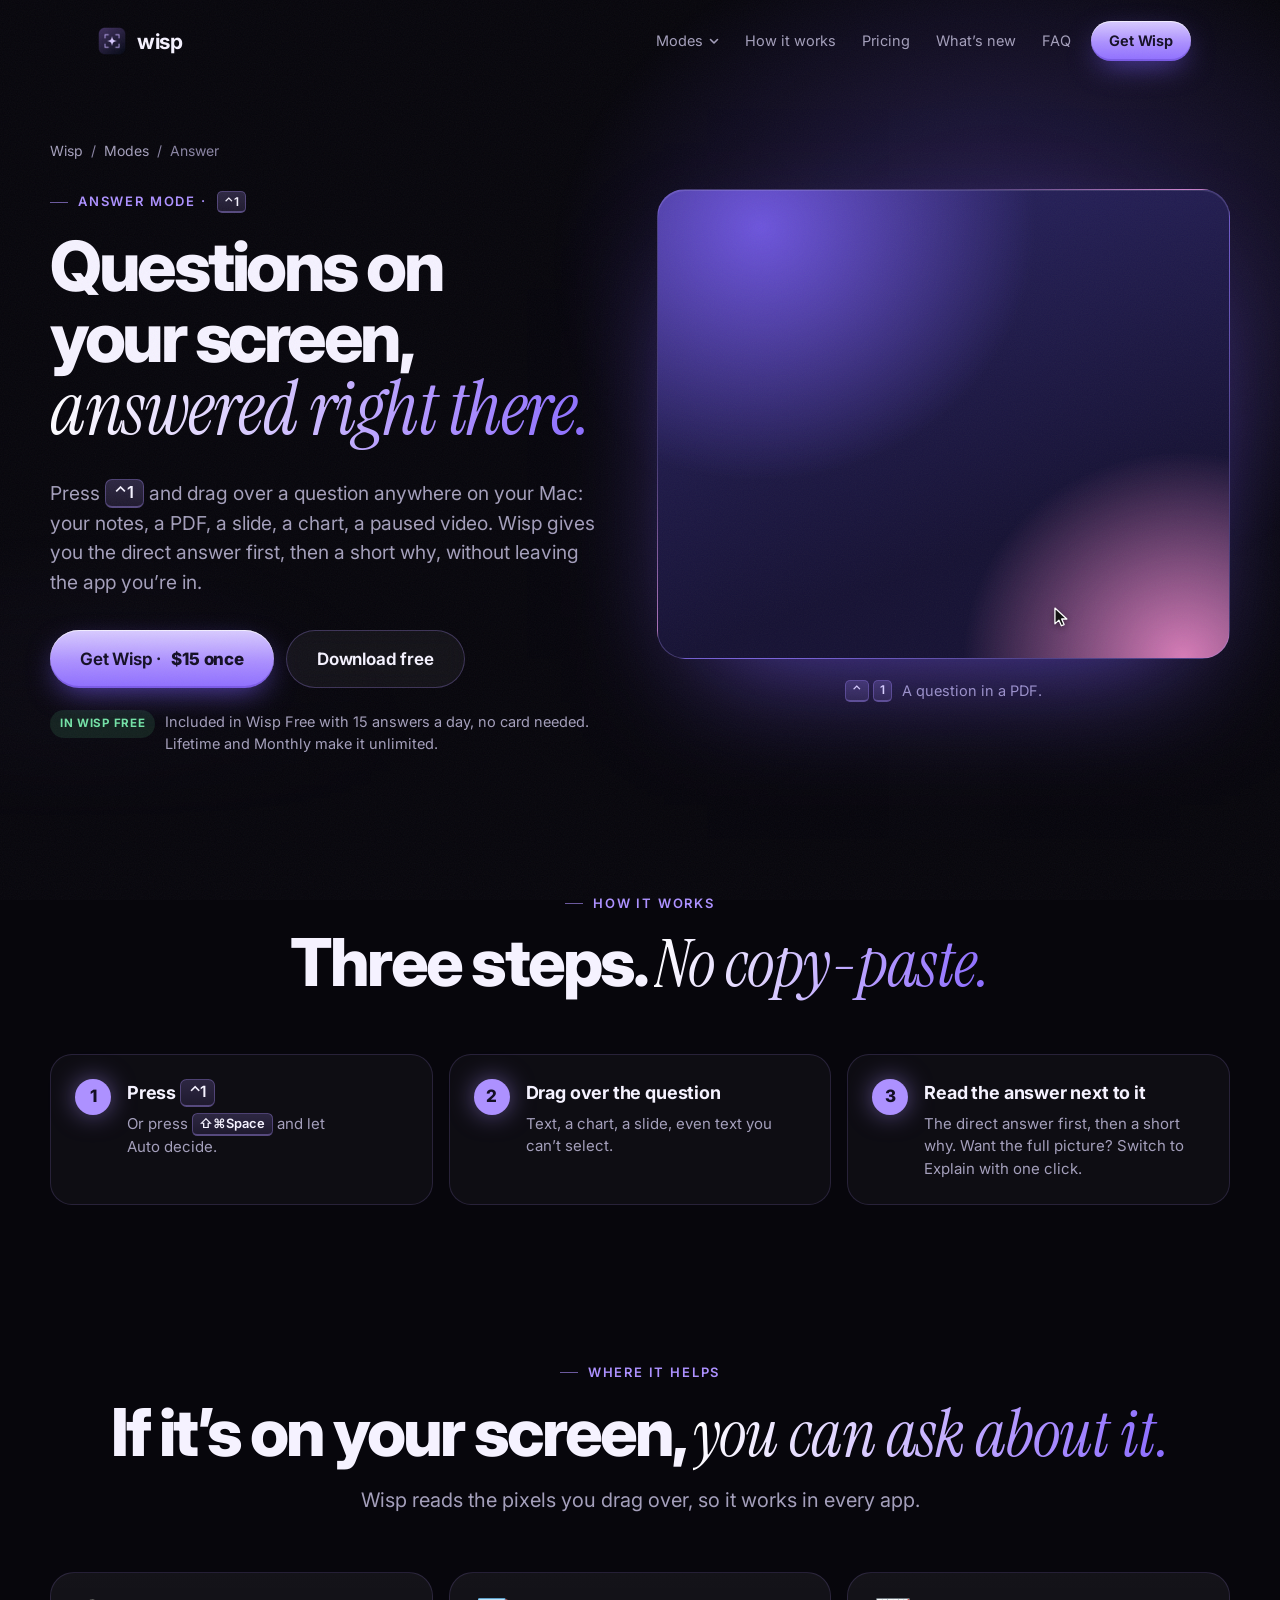
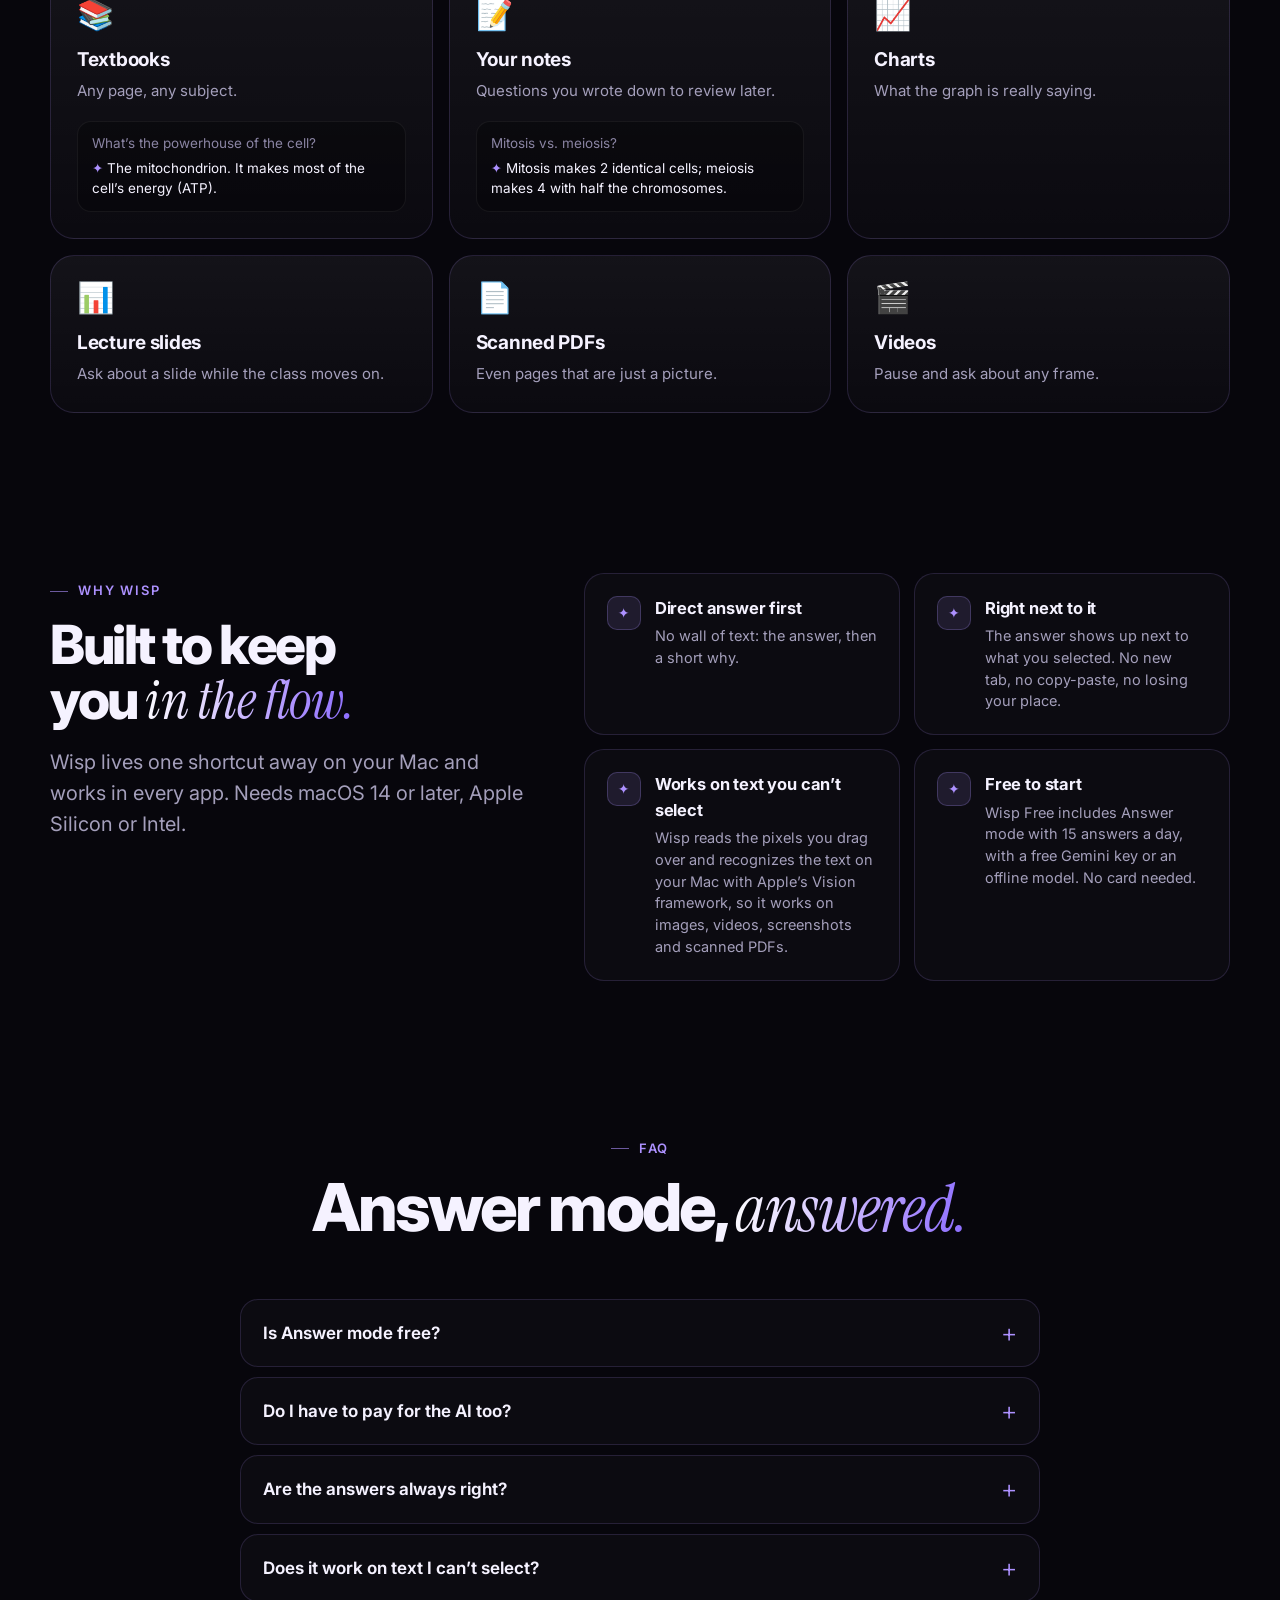
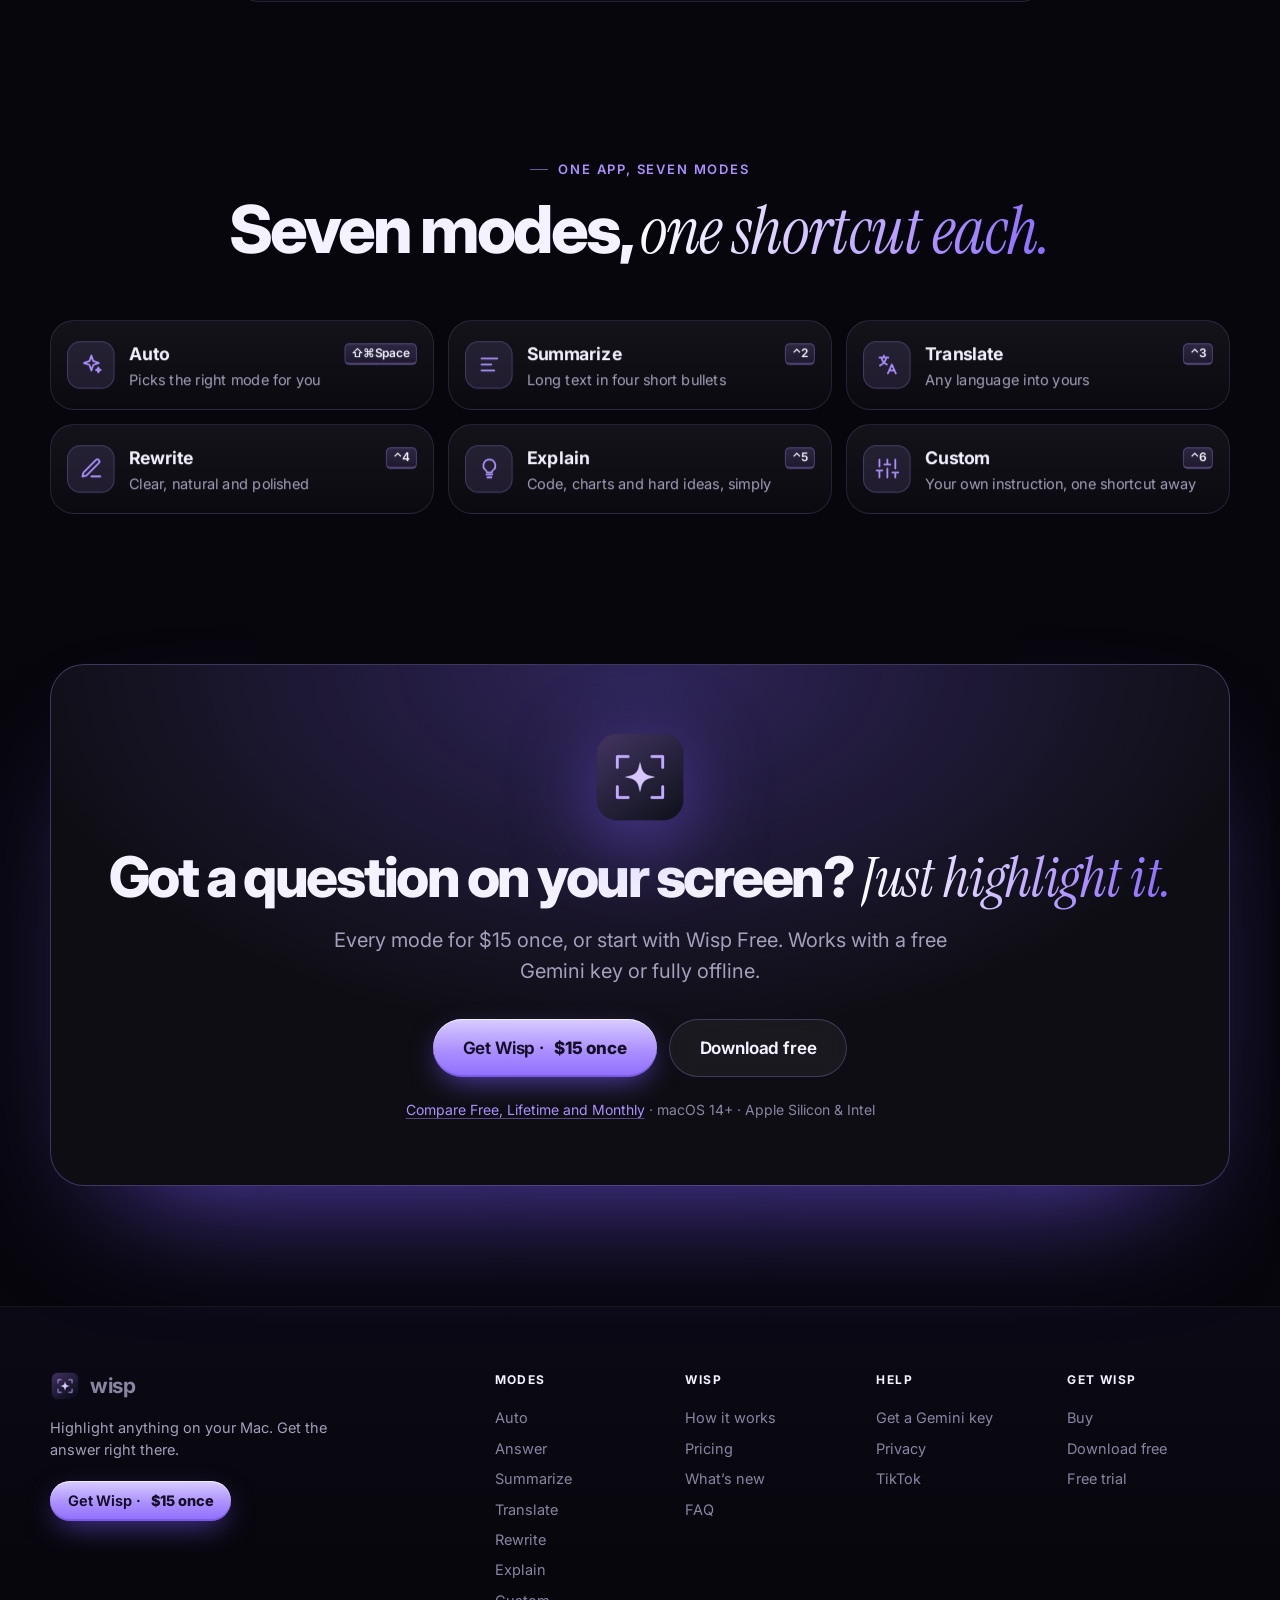
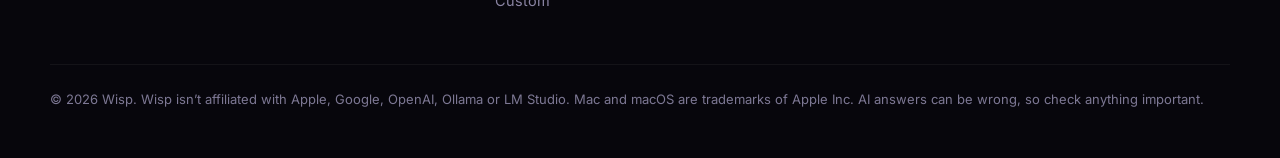
<file: answer.html>
<!doctype html>
<html lang="en">
<head>
<meta charset="utf-8">
<meta name="viewport" content="width=device-width, initial-scale=1, viewport-fit=cover">
<title>Ask AI about anything on your Mac screen | Wisp</title>
<meta name="description" content="Press ⌃1, drag over any question on your Mac’s screen, and Wisp gives you the direct answer first, then a short why, right next to it. Included in Wisp Free.">
<link rel="canonical" href="https://wispformac.com/answer.html">
<meta name="theme-color" content="#07060c">
<link rel="icon" type="image/png" href="favicon.png">
<link rel="apple-touch-icon" href="apple-touch-icon.png">
<meta property="og:type" content="website">
<meta property="og:site_name" content="Wisp">
<meta property="og:locale" content="en_US">
<meta property="og:title" content="Ask AI about anything on your Mac’s screen">
<meta property="og:description" content="Press ⌃1, drag over any question on your Mac’s screen, and Wisp gives you the direct answer first, then a short why, right next to it. Included in Wisp Free.">
<meta property="og:url" content="https://wispformac.com/answer.html">
<meta property="og:image" content="https://wispformac.com/og/answer.jpg">
<meta property="og:image:width" content="1200">
<meta property="og:image:height" content="630">
<meta property="og:image:alt" content="Wisp Answer mode: Questions on your screen, answered right there.">
<meta name="twitter:card" content="summary_large_image">
<meta name="twitter:title" content="Ask AI about anything on your Mac’s screen">
<meta name="twitter:description" content="Press ⌃1, drag over any question on your Mac’s screen, and Wisp gives you the direct answer first, then a short why, right next to it. Included in Wisp Free.">
<meta name="twitter:image" content="https://wispformac.com/og/answer.jpg">
<meta name="twitter:image:alt" content="Wisp Answer mode: Questions on your screen, answered right there.">
<link rel="preconnect" href="https://fonts.googleapis.com">
<link rel="preconnect" href="https://fonts.gstatic.com" crossorigin>
<link href="https://fonts.googleapis.com/css2?family=Instrument+Serif:ital@0;1&family=Inter:wght@400;500;600;700;800&display=swap" rel="stylesheet">
<link rel="stylesheet" href="assets/site.css">
<link rel="stylesheet" href="assets/mode.css">
<script src="assets/site.js" defer></script>
<script src="assets/demo.js" defer></script>
<script type="application/ld+json">
{
 "@context": "https://schema.org",
 "@type": "BreadcrumbList",
 "itemListElement": [
  {
   "@type": "ListItem",
   "position": 1,
   "name": "Wisp",
   "item": "https://wispformac.com/"
  },
  {
   "@type": "ListItem",
   "position": 2,
   "name": "Answer mode",
   "item": "https://wispformac.com/answer.html"
  }
 ]
}
</script>
<script type="application/ld+json">
{
 "@context": "https://schema.org",
 "@type": "FAQPage",
 "mainEntity": [
  {
   "@type": "Question",
   "name": "Is Answer mode free?",
   "acceptedAnswer": {
    "@type": "Answer",
    "text": "Yes. Wisp Free includes Answer mode with 15 answers a day, no card needed. Wisp Lifetime ($15 once) or Monthly ($2.99 with a 7-day free trial) make it unlimited and unlock every other mode."
   }
  },
  {
   "@type": "Question",
   "name": "Do I have to pay for the AI too?",
   "acceptedAnswer": {
    "@type": "Answer",
    "text": "No. Google Gemini has a free tier: paste a free key from Google AI Studio and you’re set. Since Wisp 1.4.4, a Setup Guide walks you through it the first time you open the app (or follow the step-by-step guide). You can also use your own OpenAI key, or run a model offline with Ollama or LM Studio."
   }
  },
  {
   "@type": "Question",
   "name": "Are the answers always right?",
   "acceptedAnswer": {
    "@type": "Answer",
    "text": "AI can make mistakes, so double-check anything important. Wisp works best as a study buddy: use Explain to learn the why, not just the what."
   }
  },
  {
   "@type": "Question",
   "name": "Does it work on text I can’t select?",
   "acceptedAnswer": {
    "@type": "Answer",
    "text": "Yes. Wisp reads the pixels you drag over and recognizes the text on your Mac with Apple’s Vision framework, so it works on images, paused videos, screenshots and PDFs that are just pictures."
   }
  }
 ]
}
</script>
</head>
<body>
<!-- site:header (shared by every page; edit all pages together) -->
<a class="skip" href="#main">Skip to content</a>
<header class="nav" id="nav">
  <a class="brand" href="./" aria-label="Wisp home"><img src="favicon.png" alt="" width="30" height="30"><span>wisp</span></a>
  <nav class="links" aria-label="Main">
    <div class="dd">
      <button class="dd-btn" type="button" aria-expanded="false" aria-controls="dd-modes">Modes<svg viewBox="0 0 10 10" aria-hidden="true"><path d="M1.5 3.5 5 7l3.5-3.5" fill="none" stroke="currentColor" stroke-width="1.6" stroke-linecap="round" stroke-linejoin="round"/></svg></button>
      <div class="dd-panel" id="dd-modes">
        <a class="mlink" href="auto.html"><span class="ic"><svg viewBox="0 0 24 24" fill="none" stroke="currentColor" stroke-width="1.8" stroke-linecap="round" stroke-linejoin="round" aria-hidden="true"><path d="M12 3l1.9 5.6L19.5 10.5l-5.6 1.9L12 18l-1.9-5.6L4.5 10.5l5.6-1.9z"/><path d="M19 15l.7 1.8 1.8.7-1.8.7L19 20l-.7-1.8-1.8-.7 1.8-.7z"/></svg></span><b>Auto</b><kbd>⇧⌘Space</kbd><small>Picks the right mode for you</small></a>
        <a class="mlink" href="answer.html" aria-current="page"><span class="ic"><svg viewBox="0 0 24 24" fill="none" stroke="currentColor" stroke-width="1.8" stroke-linecap="round" stroke-linejoin="round" aria-hidden="true"><path d="M21 12a8 8 0 0 1-11.6 7.1L4 20l1-4.6A8 8 0 1 1 21 12z"/><path d="M9.5 9.5a2.5 2.5 0 1 1 3.5 2.3c-.6.3-1 .9-1 1.6v.1M12 16.5h.01"/></svg></span><b>Answer</b><kbd>⌃1</kbd><small>The direct answer first, then a short why</small></a>
        <a class="mlink" href="summarize.html"><span class="ic"><svg viewBox="0 0 24 24" fill="none" stroke="currentColor" stroke-width="1.8" stroke-linecap="round" stroke-linejoin="round" aria-hidden="true"><path d="M4 6h16M4 12h10M4 18h13"/></svg></span><b>Summarize</b><kbd>⌃2</kbd><small>Long text in four short bullets</small></a>
        <a class="mlink" href="translate.html"><span class="ic"><svg viewBox="0 0 24 24" fill="none" stroke="currentColor" stroke-width="1.8" stroke-linecap="round" stroke-linejoin="round" aria-hidden="true"><path d="M4 5h9M8.5 3v2M6 5c.6 3.2 2.6 5.8 5.5 7M11 5c-.7 3.6-3 6.5-6.5 8"/><path d="M12.5 21l4-9 4 9M14 18h5"/></svg></span><b>Translate</b><kbd>⌃3</kbd><small>Any language into yours</small></a>
        <a class="mlink" href="rewrite.html"><span class="ic"><svg viewBox="0 0 24 24" fill="none" stroke="currentColor" stroke-width="1.8" stroke-linecap="round" stroke-linejoin="round" aria-hidden="true"><path d="M12 20h9"/><path d="M16.5 3.5a2.1 2.1 0 0 1 3 3L7 19l-4 1 1-4z"/></svg></span><b>Rewrite</b><kbd>⌃4</kbd><small>Clear, natural and polished</small></a>
        <a class="mlink" href="explain.html"><span class="ic"><svg viewBox="0 0 24 24" fill="none" stroke="currentColor" stroke-width="1.8" stroke-linecap="round" stroke-linejoin="round" aria-hidden="true"><path d="M9 18h6M10 21h4"/><path d="M12 3a6 6 0 0 0-3.6 10.8c.7.5 1.1 1.3 1.1 2.2h5c0-.9.4-1.7 1.1-2.2A6 6 0 0 0 12 3z"/></svg></span><b>Explain</b><kbd>⌃5</kbd><small>Code, charts and hard ideas, simply</small></a>
        <a class="mlink" href="custom.html"><span class="ic"><svg viewBox="0 0 24 24" fill="none" stroke="currentColor" stroke-width="1.8" stroke-linecap="round" stroke-linejoin="round" aria-hidden="true"><path d="M4 21v-7M4 10V3M12 21v-9M12 8V3M20 21v-5M20 12V3M1 14h6M9 8h6M17 16h6"/></svg></span><b>Custom</b><kbd>⌃6</kbd><small>Your own instruction, one shortcut away</small></a>
        <div class="dd-foot"><span>Every mode has its own shortcut.</span><a href="./#modes">Compare all modes →</a></div>
      </div>
    </div>
    <a href="./#how">How it works</a>
    <a href="./#pricing">Pricing</a>
    <a href="changelog.html">What’s new</a>
    <a href="./#faq">FAQ</a>
  </nav>
  <a class="btn btn-primary btn-sm nav-cta" href="https://gamingdude1.gumroad.com/l/wisp-lifetime" data-gumroad-overlay-checkout="true">Get Wisp</a>
  <button class="menu-btn" type="button" aria-expanded="false" aria-controls="mnav" aria-label="Open menu"><i></i><i></i></button>
</header>
<div class="mnav" id="mnav" hidden>
  <p class="mnav-h">Modes</p>
  <div class="mnav-modes">
    <a class="mlink" href="auto.html"><span class="ic"><svg viewBox="0 0 24 24" fill="none" stroke="currentColor" stroke-width="1.8" stroke-linecap="round" stroke-linejoin="round" aria-hidden="true"><path d="M12 3l1.9 5.6L19.5 10.5l-5.6 1.9L12 18l-1.9-5.6L4.5 10.5l5.6-1.9z"/><path d="M19 15l.7 1.8 1.8.7-1.8.7L19 20l-.7-1.8-1.8-.7 1.8-.7z"/></svg></span><b>Auto</b></a>
    <a class="mlink" href="answer.html" aria-current="page"><span class="ic"><svg viewBox="0 0 24 24" fill="none" stroke="currentColor" stroke-width="1.8" stroke-linecap="round" stroke-linejoin="round" aria-hidden="true"><path d="M21 12a8 8 0 0 1-11.6 7.1L4 20l1-4.6A8 8 0 1 1 21 12z"/><path d="M9.5 9.5a2.5 2.5 0 1 1 3.5 2.3c-.6.3-1 .9-1 1.6v.1M12 16.5h.01"/></svg></span><b>Answer</b></a>
    <a class="mlink" href="summarize.html"><span class="ic"><svg viewBox="0 0 24 24" fill="none" stroke="currentColor" stroke-width="1.8" stroke-linecap="round" stroke-linejoin="round" aria-hidden="true"><path d="M4 6h16M4 12h10M4 18h13"/></svg></span><b>Summarize</b></a>
    <a class="mlink" href="translate.html"><span class="ic"><svg viewBox="0 0 24 24" fill="none" stroke="currentColor" stroke-width="1.8" stroke-linecap="round" stroke-linejoin="round" aria-hidden="true"><path d="M4 5h9M8.5 3v2M6 5c.6 3.2 2.6 5.8 5.5 7M11 5c-.7 3.6-3 6.5-6.5 8"/><path d="M12.5 21l4-9 4 9M14 18h5"/></svg></span><b>Translate</b></a>
    <a class="mlink" href="rewrite.html"><span class="ic"><svg viewBox="0 0 24 24" fill="none" stroke="currentColor" stroke-width="1.8" stroke-linecap="round" stroke-linejoin="round" aria-hidden="true"><path d="M12 20h9"/><path d="M16.5 3.5a2.1 2.1 0 0 1 3 3L7 19l-4 1 1-4z"/></svg></span><b>Rewrite</b></a>
    <a class="mlink" href="explain.html"><span class="ic"><svg viewBox="0 0 24 24" fill="none" stroke="currentColor" stroke-width="1.8" stroke-linecap="round" stroke-linejoin="round" aria-hidden="true"><path d="M9 18h6M10 21h4"/><path d="M12 3a6 6 0 0 0-3.6 10.8c.7.5 1.1 1.3 1.1 2.2h5c0-.9.4-1.7 1.1-2.2A6 6 0 0 0 12 3z"/></svg></span><b>Explain</b></a>
    <a class="mlink" href="custom.html"><span class="ic"><svg viewBox="0 0 24 24" fill="none" stroke="currentColor" stroke-width="1.8" stroke-linecap="round" stroke-linejoin="round" aria-hidden="true"><path d="M4 21v-7M4 10V3M12 21v-9M12 8V3M20 21v-5M20 12V3M1 14h6M9 8h6M17 16h6"/></svg></span><b>Custom</b></a>
  </div>
  <div class="mnav-links">
    <a href="./#how">How it works</a>
    <a href="./#pricing">Pricing</a>
    <a href="changelog.html">What’s new</a>
    <a href="./#faq">FAQ</a>
    <a href="gemini-key.html">Get a free Gemini key</a>
  </div>
  <div class="mnav-cta">
    <a class="btn btn-primary btn-lg" href="https://gamingdude1.gumroad.com/l/wisp-lifetime" data-gumroad-overlay-checkout="true">Get Wisp · <span class="price-tag">$15 once</span></a>
    <a class="btn btn-ghost btn-lg" href="https://gamingdude1.gumroad.com/l/wisp-free" data-gumroad-overlay-checkout="true">Download free</a>
  </div>
  <p class="mnav-note">On your phone? Get it now and download Wisp on your Mac later. The download link is in your email.</p>
</div>
<!-- /site:header -->

<main id="main">
<section class="m-hero">
  <div class="m-bg" aria-hidden="true"></div>
  <div class="wrap m-grid">
    <div class="m-copy">
      <nav class="crumbs" aria-label="Breadcrumb"><a href="./">Wisp</a><span aria-hidden="true">/</span><a href="./#modes">Modes</a><span aria-hidden="true">/</span><span aria-current="page">Answer</span></nav>
      <p class="eyebrow">Answer mode · <kbd>⌃1</kbd></p>
      <h1 class="m-h1">Questions on your screen, <span class="serif grad">answered right there.</span></h1>
      <p class="lede">Press <kbd>⌃1</kbd> and drag over a question anywhere on your Mac: your notes, a PDF, a slide, a chart, a paused video. Wisp gives you the direct answer first, then a short why, without leaving the app you’re in.</p>
      <div class="cta-row" data-buybar-hide>
        <a class="btn btn-primary btn-lg" href="https://gamingdude1.gumroad.com/l/wisp-lifetime" data-gumroad-overlay-checkout="true">Get Wisp · <span class="price-tag">$15 once</span></a>
        <a class="btn btn-ghost btn-lg" href="https://gamingdude1.gumroad.com/l/wisp-free" data-gumroad-overlay-checkout="true">Download free</a>
      </div>
      <p class="plan-note"><span class="badge green">In Wisp Free</span><span>Included in Wisp Free with 15 answers a day, no card needed. Lifetime and Monthly make it unlimited.</span></p>
    </div>
    <div class="m-visual">
      <figure class="demo-fig">
        <div class="demo" data-demo aria-hidden="true">
          <div class="d-win"><div class="d-bar"><i></i><i></i><i></i><span class="d-title">Unit 4 – Cell Division.pdf</span></div><div class="d-body"><div class="doc"><div class="kick">Biology · Unit 4 notes</div><h4>Cell division</h4><p>Cells divide to grow, to repair tissue and to reproduce. There are two main types of cell division.</p><p class="q target">What’s the difference between mitosis and meiosis?</p></div></div></div>
          <div class="d-dim"></div>
          <div class="d-sel"></div>
          <div class="d-panel"><div class="d-head"><svg viewBox="0 0 24 24" aria-hidden="true"><path d="M12 3l1.9 5.6L19.5 10.5l-5.6 1.9L12 18l-1.9-5.6L4.5 10.5l5.6-1.9z" fill="currentColor"/><path d="M19 3l.6 1.6L21 5.2l-1.4.6L19 7.4l-.6-1.6L17 5.2l1.4-.6z" fill="currentColor"/></svg>wisp<span class="d-mode">Answer</span></div><div class="d-ans"><b>Mitosis</b> makes 2 identical cells, for growth and repair. <b>Meiosis</b> makes 4 cells with half the chromosomes, which become eggs or sperm.</div><div class="d-foot">GEMINI · ANSWER</div></div>
          <div class="d-hud"></div>
          <div class="d-cur"><svg class="arrow" viewBox="0 0 24 24"><path d="M5 2.5v17.2l4.3-4.1 2.7 6.2 3-1.3-2.7-6.1H18z" fill="#111" stroke="#fff" stroke-width="1.4" stroke-linejoin="round"/></svg><svg class="cross" viewBox="0 0 24 24"><path d="M12 2v8M12 14v8M2 12h8M14 12h8" stroke="#fff" stroke-width="2.6" stroke-linecap="round"/><path d="M12 2v8M12 14v8M2 12h8M14 12h8" stroke="#111" stroke-width="1.1" stroke-linecap="round"/></svg></div>
          <script type="application/json">[{"app": "Preview", "title": "Unit 4 – Cell Division.pdf", "mode": "Answer", "keys": ["⌃", "1"], "body": "<div class=\"doc\"><div class=\"kick\">Biology · Unit 4 notes<\/div><h4>Cell division<\/h4><p>Cells divide to grow, to repair tissue and to reproduce. There are two main types of cell division.<\/p><p class=\"q target\">What’s the difference between mitosis and meiosis?<\/p><\/div>", "answer": "<b>Mitosis<\/b> makes 2 identical cells, for growth and repair. <b>Meiosis<\/b> makes 4 cells with half the chromosomes, which become eggs or sperm.", "status": "GEMINI · ANSWER", "caption": "A question in a PDF."}, {"app": "Numbers", "title": "Rainfall.numbers", "mode": "Answer", "keys": ["⌃", "1"], "body": "<div class=\"doc\"><div class=\"kick\">Geography · Lab 2<\/div><div class=\"target\"><div class=\"chart\" role=\"presentation\"><span style=\"--h:55%\"><i>Jan<\/i><\/span><span style=\"--h:41%\"><i>Feb<\/i><\/span><span style=\"--h:53%\"><i>Mar<\/i><\/span><span style=\"--h:100%\"><i>Apr<\/i><\/span><span style=\"--h:73%\"><i>May<\/i><\/span><span style=\"--h:32%\"><i>Jun<\/i><\/span><\/div><p class=\"q\">Which month had the most rain?<\/p><\/div><\/div>", "answer": "<b>April.<\/b> Its bar is the tallest on the chart, almost double March.", "status": "GEMINI · ANSWER", "caption": "A question about a chart."}, {"app": "Keynote", "title": "Lecture 7 – Cells.key", "mode": "Answer", "keys": ["⌃", "1"], "dark": true, "body": "<div class=\"slide\"><div class=\"s-k\">Lecture 7<\/div><div class=\"s-t\">Inside the cell<\/div><div class=\"s-q target\">What’s the powerhouse of the cell?<\/div><div class=\"s-n\">Quiz review · slide 14<\/div><\/div>", "answer": "The <b>mitochondrion<\/b>. It makes most of the cell’s energy, in the form of ATP.", "status": "GEMINI · ANSWER", "caption": "A question on a lecture slide."}]</script>
        </div>
        <ul class="sr-only"><li>A question in a PDF. Wisp’s answer: Mitosis makes 2 identical cells, for growth and repair. Meiosis makes 4 cells with half the chromosomes, which become eggs or sperm.</li><li>A question about a chart. Wisp’s answer: April. Its bar is the tallest on the chart, almost double March.</li><li>A question on a lecture slide. Wisp’s answer: The mitochondrion. It makes most of the cell’s energy, in the form of ATP.</li></ul>
        <figcaption class="demo-cap"><span class="dc-keys"><kbd>⌃</kbd><kbd>1</kbd></span><span class="dc-text">A question in a PDF.</span></figcaption>
      </figure>
    </div>
  </div>
</section>

<section class="block m-steps-sec" aria-labelledby="how-h">
  <div class="wrap">
    <div class="section-head rv">
      <p class="eyebrow">How it works</p>
      <h2 class="h2" id="how-h">Three steps. <span class="serif grad">No copy-paste.</span></h2>
    </div>
    <ol class="m-steps">
      <li class="rv" style="--d:0"><span class="n">1</span><div><b>Press <kbd>⌃1</kbd></b><p>Or press <kbd>⇧⌘Space</kbd> and let Auto decide.</p></div></li>
<li class="rv" style="--d:90"><span class="n">2</span><div><b>Drag over the question</b><p>Text, a chart, a slide, even text you can’t select.</p></div></li>
<li class="rv" style="--d:180"><span class="n">3</span><div><b>Read the answer next to it</b><p>The direct answer first, then a short why. Want the full picture? Switch to Explain with one click.</p></div></li>
    </ol>
  </div>
</section>

<section class="block m-uses-sec" aria-labelledby="uses-h">
  <div class="wrap">
    <div class="section-head rv">
      <p class="eyebrow">Where it helps</p>
      <h2 class="h2" id="uses-h">If it’s on your screen, <span class="serif grad">you can ask about it.</span></h2>
      <p class="sub">Wisp reads the pixels you drag over, so it works in every app.</p>
    </div>
    <div class="uses three">
      <article class="use card rv" style="--d:0"><span class="emo" aria-hidden="true">📚</span><h3>Textbooks</h3><p>Any page, any subject.</p><div class="ex"><div class="in">What’s the powerhouse of the cell?</div><div class="out">The mitochondrion. It makes most of the cell’s energy (ATP).</div></div></article>
      <article class="use card rv" style="--d:80"><span class="emo" aria-hidden="true">📝</span><h3>Your notes</h3><p>Questions you wrote down to review later.</p><div class="ex"><div class="in">Mitosis vs. meiosis?</div><div class="out">Mitosis makes 2 identical cells; meiosis makes 4 with half the chromosomes.</div></div></article>
      <article class="use card rv" style="--d:160"><span class="emo" aria-hidden="true">📈</span><h3>Charts</h3><p>What the graph is really saying.</p></article>
      <article class="use card rv" style="--d:0"><span class="emo" aria-hidden="true">📊</span><h3>Lecture slides</h3><p>Ask about a slide while the class moves on.</p></article>
      <article class="use card rv" style="--d:80"><span class="emo" aria-hidden="true">📄</span><h3>Scanned PDFs</h3><p>Even pages that are just a picture.</p></article>
      <article class="use card rv" style="--d:160"><span class="emo" aria-hidden="true">🎬</span><h3>Videos</h3><p>Pause and ask about any frame.</p></article>
    </div>
  </div>
</section>

<section class="block m-why-sec" aria-labelledby="why-h">
  <div class="wrap m-why">
    <div class="rv">
      <p class="eyebrow">Why Wisp</p>
      <h2 class="h2" id="why-h">Built to keep you <span class="serif grad">in the flow.</span></h2>
      <p class="sub">Wisp lives one shortcut away on your Mac and works in every app. Needs macOS 14 or later, Apple Silicon or Intel.</p>
    </div>
    <div class="why-list">
      <div class="why-i rv" style="--d:0"><span class="ic" aria-hidden="true">✦</span><div><b>Direct answer first</b><p>No wall of text: the answer, then a short why.</p></div></div>
      <div class="why-i rv" style="--d:70"><span class="ic" aria-hidden="true">✦</span><div><b>Right next to it</b><p>The answer shows up next to what you selected. No new tab, no copy-paste, no losing your place.</p></div></div>
      <div class="why-i rv" style="--d:140"><span class="ic" aria-hidden="true">✦</span><div><b>Works on text you can’t select</b><p>Wisp reads the pixels you drag over and recognizes the text on your Mac with Apple’s Vision framework, so it works on images, videos, screenshots and scanned PDFs.</p></div></div>
      <div class="why-i rv" style="--d:210"><span class="ic" aria-hidden="true">✦</span><div><b>Free to start</b><p>Wisp Free includes Answer mode with 15 answers a day, with a free Gemini key or an offline model. No card needed.</p></div></div>
    </div>
  </div>
</section>

<section class="block m-faq-sec" aria-labelledby="faq-h">
  <div class="wrap">
    <div class="section-head rv">
      <p class="eyebrow">FAQ</p>
      <h2 class="h2" id="faq-h">Answer mode, <span class="serif grad">answered.</span></h2>
    </div>
    <div class="faq">
      <details class="rv"><summary>Is Answer mode free?</summary><div class="a"><p>Yes. Wisp Free includes Answer mode with 15 answers a day, no card needed. Wisp Lifetime ($15 once) or Monthly ($2.99 with a 7-day free trial) make it unlimited and unlock every other mode.</p></div></details>
      <details class="rv"><summary>Do I have to pay for the AI too?</summary><div class="a"><p>No. Google Gemini has a free tier: paste a free key from Google AI Studio and you’re set. Since Wisp 1.4.4, a Setup Guide walks you through it the first time you open the app (or follow the <a href="gemini-key.html">step-by-step guide</a>). You can also use your own OpenAI key, or run a model offline with Ollama or LM Studio.</p></div></details>
      <details class="rv"><summary>Are the answers always right?</summary><div class="a"><p>AI can make mistakes, so double-check anything important. Wisp works best as a study buddy: use Explain to learn the why, not just the what.</p></div></details>
      <details class="rv"><summary>Does it work on text I can’t select?</summary><div class="a"><p>Yes. Wisp reads the pixels you drag over and recognizes the text on your Mac with Apple’s Vision framework, so it works on images, paused videos, screenshots and PDFs that are just pictures.</p></div></details>
    </div>
  </div>
</section>

<section class="block m-others" aria-labelledby="others-h">
  <div class="wrap">
    <div class="section-head rv">
      <p class="eyebrow">One app, seven modes</p>
      <h2 class="h2" id="others-h">Seven modes, <span class="serif grad">one shortcut each.</span></h2>
    </div>
    <div class="omodes">
      <a class="card tilt omode rv" style="--d:0" href="auto.html"><span class="glare"></span><span class="pop"><span class="mode-ic"><svg viewBox="0 0 24 24" fill="none" stroke="currentColor" stroke-width="1.8" stroke-linecap="round" stroke-linejoin="round" aria-hidden="true"><path d="M12 3l1.9 5.6L19.5 10.5l-5.6 1.9L12 18l-1.9-5.6L4.5 10.5l5.6-1.9z"/><path d="M19 15l.7 1.8 1.8.7-1.8.7L19 20l-.7-1.8-1.8-.7 1.8-.7z"/></svg></span><b>Auto <kbd>⇧⌘Space</kbd></b><small>Picks the right mode for you</small></span></a>
      <a class="card tilt omode rv" style="--d:70" href="summarize.html"><span class="glare"></span><span class="pop"><span class="mode-ic"><svg viewBox="0 0 24 24" fill="none" stroke="currentColor" stroke-width="1.8" stroke-linecap="round" stroke-linejoin="round" aria-hidden="true"><path d="M4 6h16M4 12h10M4 18h13"/></svg></span><b>Summarize <kbd>⌃2</kbd></b><small>Long text in four short bullets</small></span></a>
      <a class="card tilt omode rv" style="--d:140" href="translate.html"><span class="glare"></span><span class="pop"><span class="mode-ic"><svg viewBox="0 0 24 24" fill="none" stroke="currentColor" stroke-width="1.8" stroke-linecap="round" stroke-linejoin="round" aria-hidden="true"><path d="M4 5h9M8.5 3v2M6 5c.6 3.2 2.6 5.8 5.5 7M11 5c-.7 3.6-3 6.5-6.5 8"/><path d="M12.5 21l4-9 4 9M14 18h5"/></svg></span><b>Translate <kbd>⌃3</kbd></b><small>Any language into yours</small></span></a>
      <a class="card tilt omode rv" style="--d:0" href="rewrite.html"><span class="glare"></span><span class="pop"><span class="mode-ic"><svg viewBox="0 0 24 24" fill="none" stroke="currentColor" stroke-width="1.8" stroke-linecap="round" stroke-linejoin="round" aria-hidden="true"><path d="M12 20h9"/><path d="M16.5 3.5a2.1 2.1 0 0 1 3 3L7 19l-4 1 1-4z"/></svg></span><b>Rewrite <kbd>⌃4</kbd></b><small>Clear, natural and polished</small></span></a>
      <a class="card tilt omode rv" style="--d:70" href="explain.html"><span class="glare"></span><span class="pop"><span class="mode-ic"><svg viewBox="0 0 24 24" fill="none" stroke="currentColor" stroke-width="1.8" stroke-linecap="round" stroke-linejoin="round" aria-hidden="true"><path d="M9 18h6M10 21h4"/><path d="M12 3a6 6 0 0 0-3.6 10.8c.7.5 1.1 1.3 1.1 2.2h5c0-.9.4-1.7 1.1-2.2A6 6 0 0 0 12 3z"/></svg></span><b>Explain <kbd>⌃5</kbd></b><small>Code, charts and hard ideas, simply</small></span></a>
      <a class="card tilt omode rv" style="--d:140" href="custom.html"><span class="glare"></span><span class="pop"><span class="mode-ic"><svg viewBox="0 0 24 24" fill="none" stroke="currentColor" stroke-width="1.8" stroke-linecap="round" stroke-linejoin="round" aria-hidden="true"><path d="M4 21v-7M4 10V3M12 21v-9M12 8V3M20 21v-5M20 12V3M1 14h6M9 8h6M17 16h6"/></svg></span><b>Custom <kbd>⌃6</kbd></b><small>Your own instruction, one shortcut away</small></span></a>
    </div>
  </div>
</section>

<section class="cta-band" data-buybar-hide>
  <div class="wrap">
    <div class="cta-card rv">
      <img src="icon.webp" alt="" width="96" height="96" loading="lazy" decoding="async">
      <h2 class="h2">Got a question on your screen? <span class="serif grad">Just highlight it.</span></h2>
      <p class="sub">Every mode for $15 once, or start with Wisp Free. Works with a free Gemini key or fully offline.</p>
      <div class="cta-row">
        <a class="btn btn-primary btn-lg" href="https://gamingdude1.gumroad.com/l/wisp-lifetime" data-gumroad-overlay-checkout="true">Get Wisp · <span class="price-tag">$15 once</span></a>
        <a class="btn btn-ghost btn-lg" href="https://gamingdude1.gumroad.com/l/wisp-free" data-gumroad-overlay-checkout="true">Download free</a>
      </div>
      <p class="cta-fine"><a class="tlink" href="./#pricing">Compare Free, Lifetime and Monthly</a> · macOS 14+ · Apple Silicon &amp; Intel</p>
    </div>
  </div>
</section>
</main>

<!-- site:footer (shared by every page; edit all pages together) -->
<footer class="site-foot" data-buybar-hide>
  <div class="wrap">
    <div class="foot-top">
      <div class="foot-brand">
        <a class="brand" href="./"><img src="favicon.png" alt="" width="30" height="30" loading="lazy"><span>wisp</span></a>
        <p>Highlight anything on your Mac. Get the answer right there.</p>
        <a class="btn btn-primary btn-sm" href="https://gamingdude1.gumroad.com/l/wisp-lifetime" data-gumroad-overlay-checkout="true">Get Wisp · <span class="price-tag">$15 once</span></a>
      </div>
      <nav class="foot-cols" aria-label="Footer">
        <div><p class="fh">Modes</p><a href="auto.html">Auto</a><a href="answer.html">Answer</a><a href="summarize.html">Summarize</a><a href="translate.html">Translate</a><a href="rewrite.html">Rewrite</a><a href="explain.html">Explain</a><a href="custom.html">Custom</a></div>
        <div><p class="fh">Wisp</p><a href="./#how">How it works</a><a href="./#pricing">Pricing</a><a href="changelog.html">What’s new</a><a href="./#faq">FAQ</a></div>
        <div><p class="fh">Help</p><a href="gemini-key.html">Get a Gemini key</a><a href="privacy.html">Privacy</a><a href="https://www.tiktok.com/@wispformac" rel="noopener">TikTok</a></div>
        <div><p class="fh">Get Wisp</p><a href="https://gamingdude1.gumroad.com/l/wisp-lifetime">Buy</a><a href="https://gamingdude1.gumroad.com/l/wisp-free">Download free</a><a href="https://gamingdude1.gumroad.com/l/wisp">Free trial</a></div>
      </nav>
    </div>
    <p class="legal">© 2026 Wisp. Wisp isn’t affiliated with Apple, Google, OpenAI, Ollama or LM Studio. Mac and macOS are trademarks of Apple Inc. AI answers can be wrong, so check anything important.</p>
  </div>
</footer>
<div class="buybar" id="buybar">
  <img src="favicon.png" alt="" width="34" height="34" loading="lazy">
  <div class="bb-t"><b>Wisp for Mac</b><span>$15 once · or start free</span></div>
  <a class="btn btn-ghost" href="https://gamingdude1.gumroad.com/l/wisp-free" data-gumroad-overlay-checkout="true">Free</a>
  <a class="btn btn-primary" href="https://gamingdude1.gumroad.com/l/wisp-lifetime" data-gumroad-overlay-checkout="true">Get Wisp</a>
</div>
<!-- /site:footer -->
<script src="https://gumroad.com/js/gumroad.js"></script>
</body>
</html>
</file>
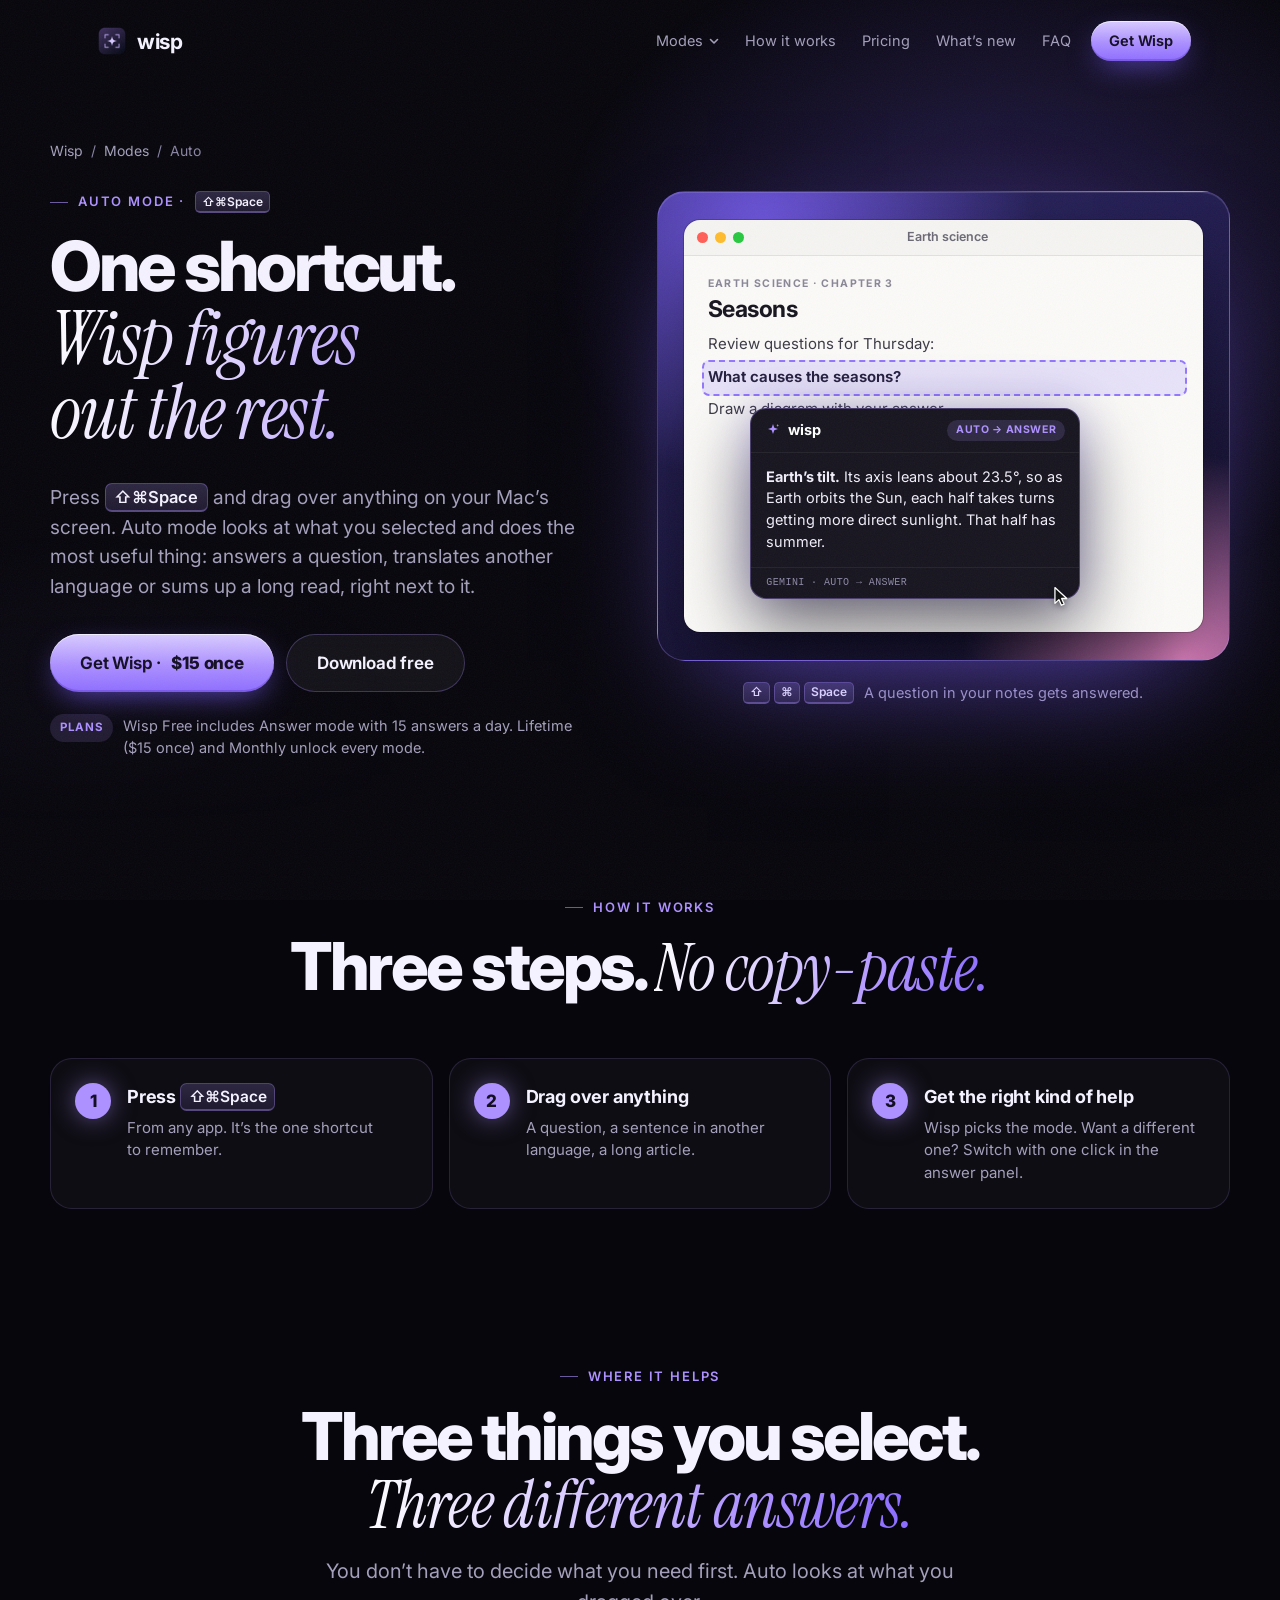
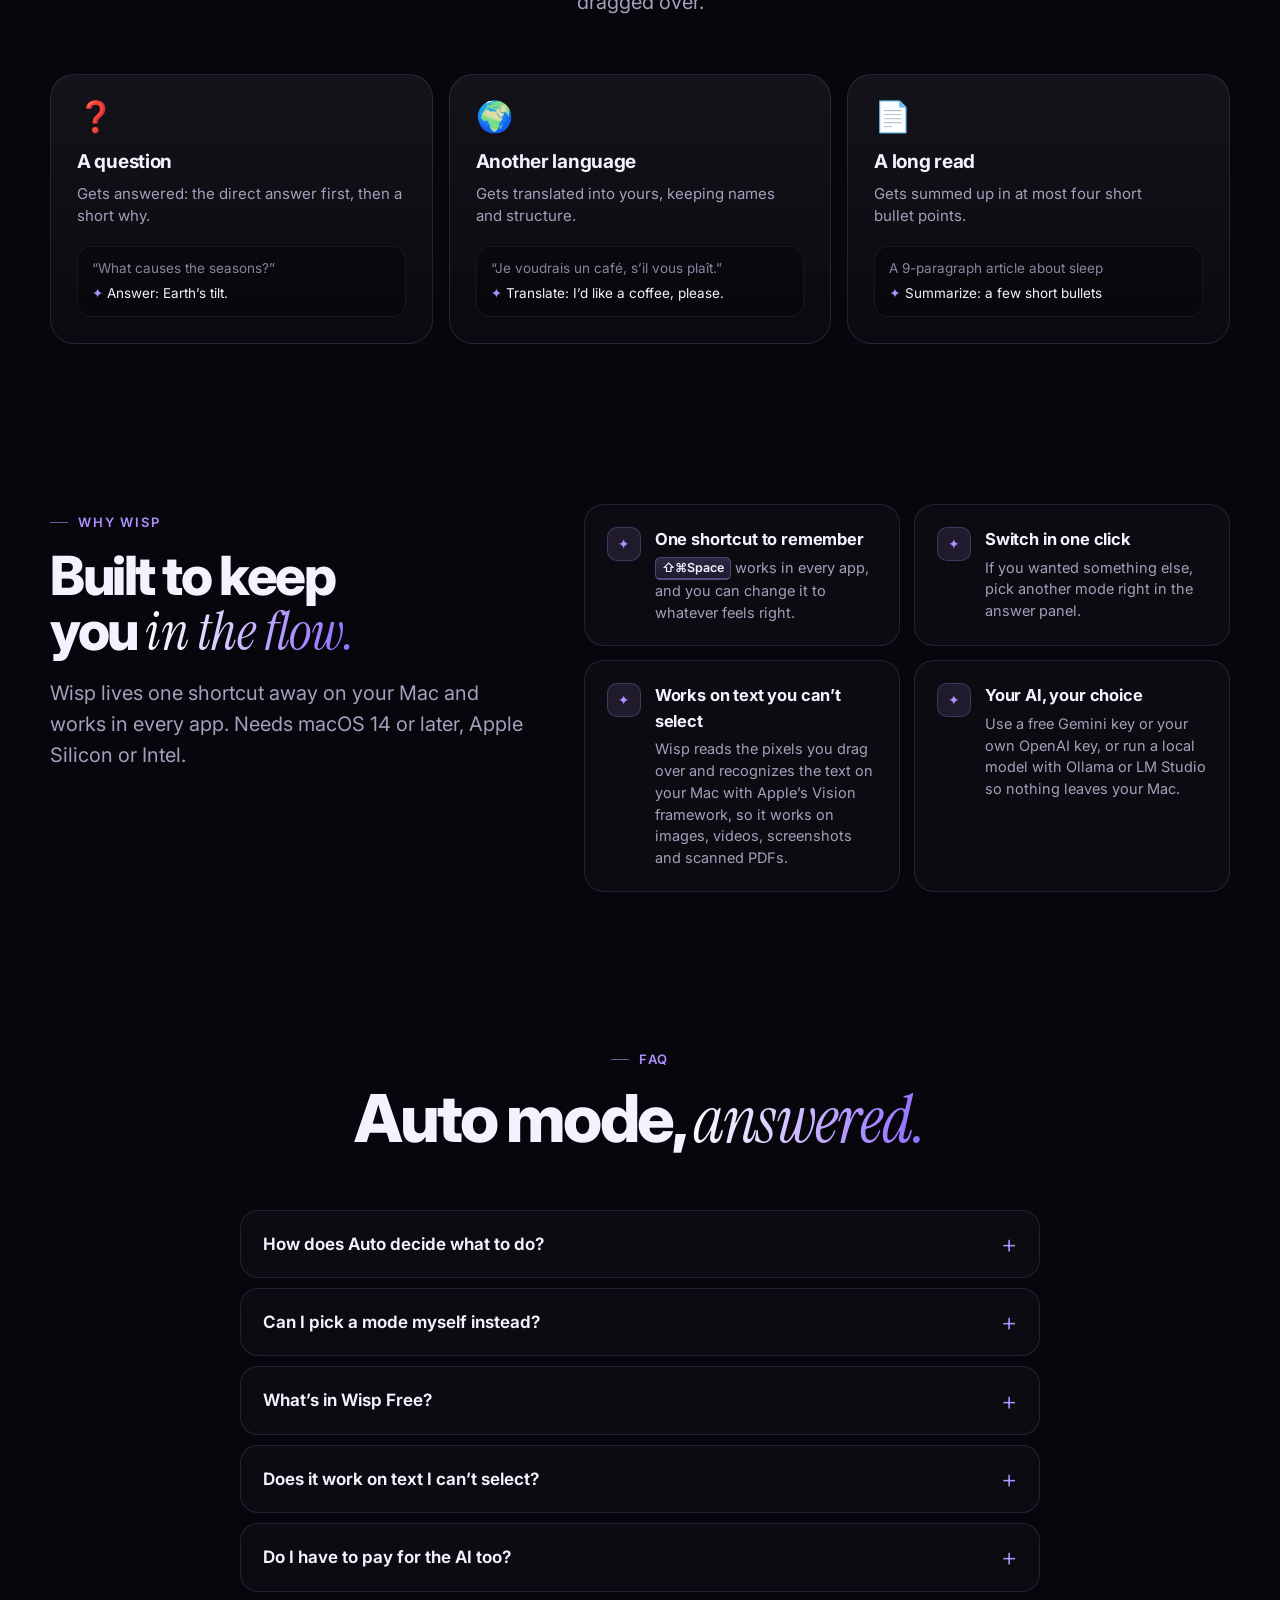
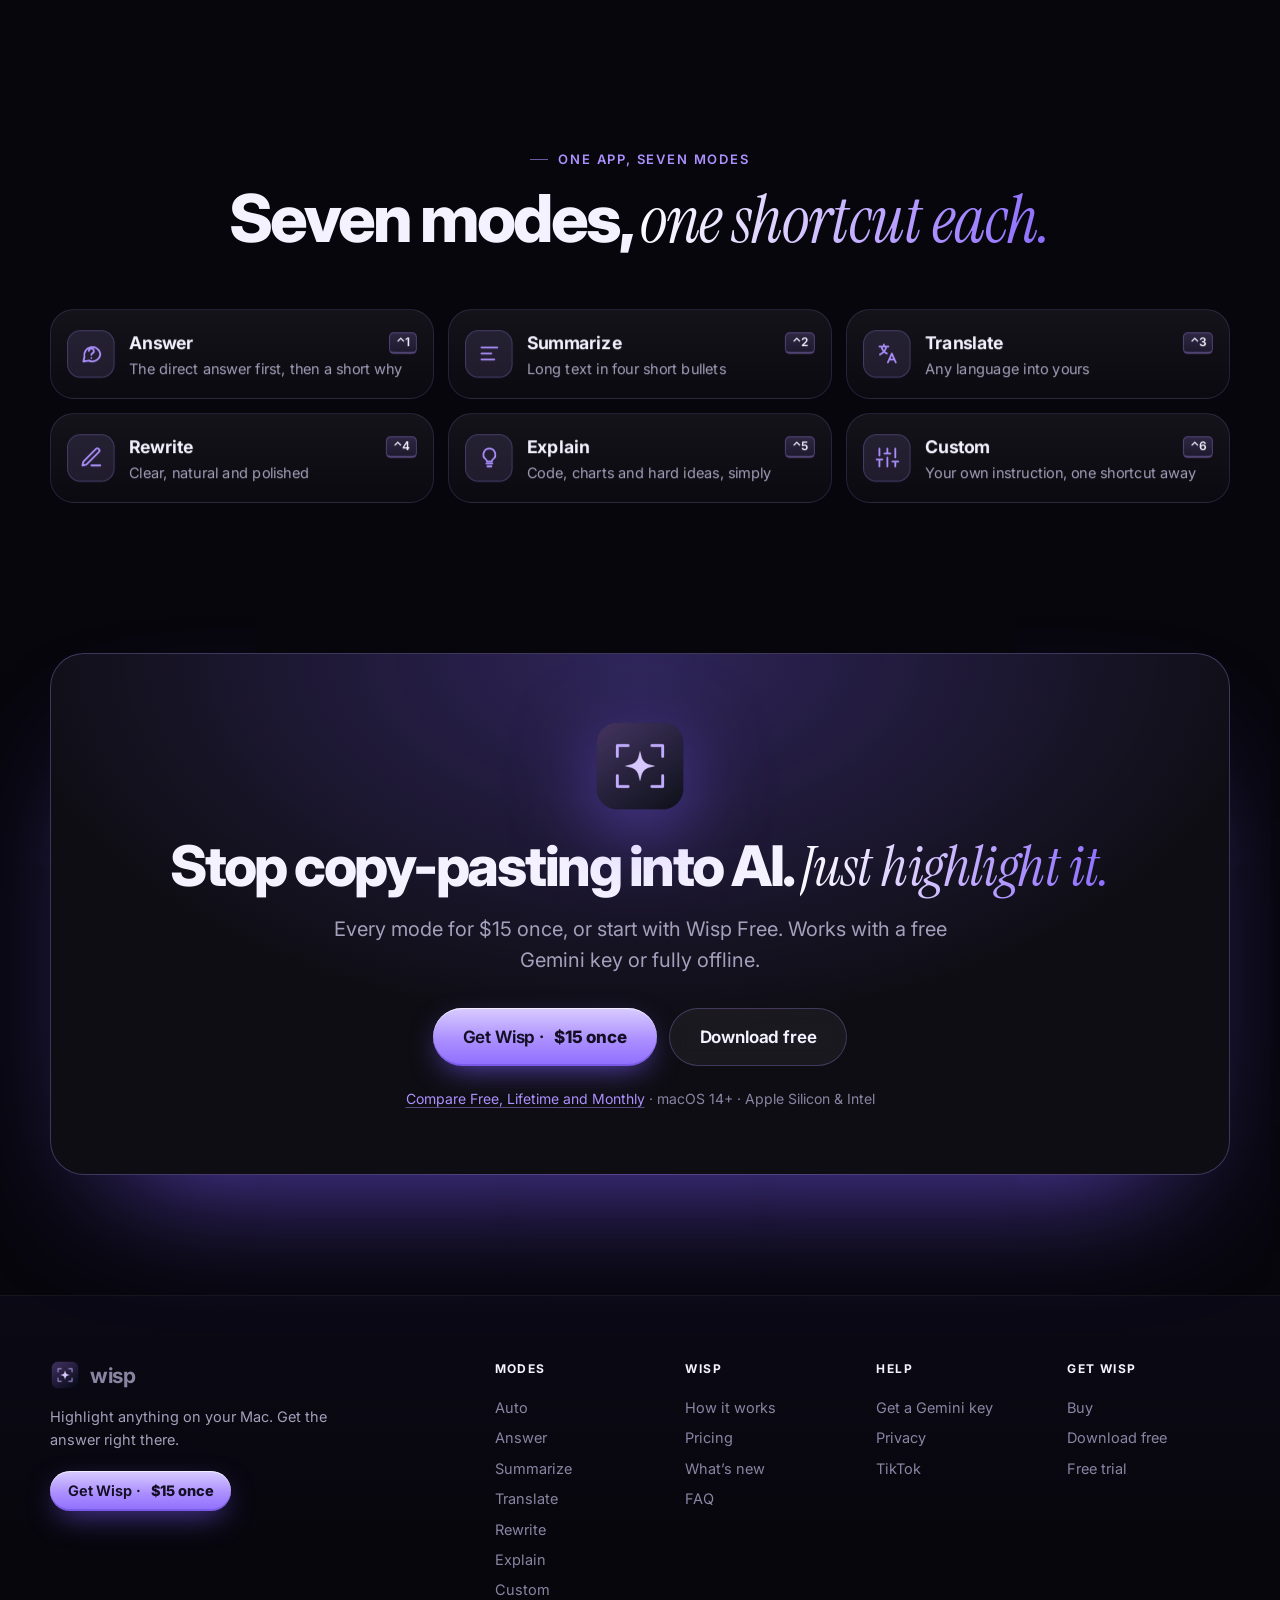
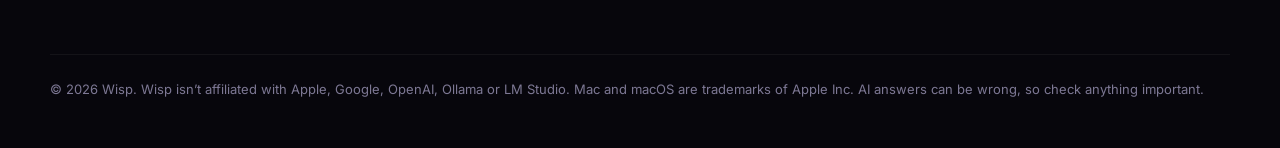
<file: auto.html>
<!doctype html>
<html lang="en">
<head>
<meta charset="utf-8">
<meta name="viewport" content="width=device-width, initial-scale=1, viewport-fit=cover">
<title>One shortcut for AI on anything on your Mac | Wisp</title>
<meta name="description" content="Press ⇧⌘Space, drag over anything on your Mac’s screen, and Wisp’s Auto mode does the most useful thing: answers a question, translates a sentence or sums up a long read.">
<link rel="canonical" href="https://wispformac.com/auto.html">
<meta name="theme-color" content="#07060c">
<link rel="icon" type="image/png" href="favicon.png">
<link rel="apple-touch-icon" href="apple-touch-icon.png">
<meta property="og:type" content="website">
<meta property="og:site_name" content="Wisp">
<meta property="og:locale" content="en_US">
<meta property="og:title" content="One shortcut for anything on your Mac’s screen">
<meta property="og:description" content="Press ⇧⌘Space, drag over anything on your Mac’s screen, and Wisp’s Auto mode does the most useful thing: answers a question, translates a sentence or sums up a long read.">
<meta property="og:url" content="https://wispformac.com/auto.html">
<meta property="og:image" content="https://wispformac.com/og/auto.jpg">
<meta property="og:image:width" content="1200">
<meta property="og:image:height" content="630">
<meta property="og:image:alt" content="Wisp Auto mode: One shortcut. Wisp figures out the rest.">
<meta name="twitter:card" content="summary_large_image">
<meta name="twitter:title" content="One shortcut for anything on your Mac’s screen">
<meta name="twitter:description" content="Press ⇧⌘Space, drag over anything on your Mac’s screen, and Wisp’s Auto mode does the most useful thing: answers a question, translates a sentence or sums up a long read.">
<meta name="twitter:image" content="https://wispformac.com/og/auto.jpg">
<meta name="twitter:image:alt" content="Wisp Auto mode: One shortcut. Wisp figures out the rest.">
<link rel="preconnect" href="https://fonts.googleapis.com">
<link rel="preconnect" href="https://fonts.gstatic.com" crossorigin>
<link href="https://fonts.googleapis.com/css2?family=Instrument+Serif:ital@0;1&family=Inter:wght@400;500;600;700;800&display=swap" rel="stylesheet">
<link rel="stylesheet" href="assets/site.css">
<link rel="stylesheet" href="assets/mode.css">
<script src="assets/site.js" defer></script>
<script src="assets/demo.js" defer></script>
<script type="application/ld+json">
{
 "@context": "https://schema.org",
 "@type": "BreadcrumbList",
 "itemListElement": [
  {
   "@type": "ListItem",
   "position": 1,
   "name": "Wisp",
   "item": "https://wispformac.com/"
  },
  {
   "@type": "ListItem",
   "position": 2,
   "name": "Auto mode",
   "item": "https://wispformac.com/auto.html"
  }
 ]
}
</script>
<script type="application/ld+json">
{
 "@context": "https://schema.org",
 "@type": "FAQPage",
 "mainEntity": [
  {
   "@type": "Question",
   "name": "How does Auto decide what to do?",
   "acceptedAnswer": {
    "@type": "Answer",
    "text": "It looks at what you selected and does the most useful thing: a question gets answered, another language gets translated and a long read gets summarized. If you want something else, switch modes in the answer panel."
   }
  },
  {
   "@type": "Question",
   "name": "Can I pick a mode myself instead?",
   "acceptedAnswer": {
    "@type": "Answer",
    "text": "Yes. Every mode has its own shortcut: ⌃1 Answer, ⌃2 Summarize, ⌃3 Translate, ⌃4 Rewrite, ⌃5 Explain and ⌃6 Custom. You can change every one of them."
   }
  },
  {
   "@type": "Question",
   "name": "What’s in Wisp Free?",
   "acceptedAnswer": {
    "@type": "Answer",
    "text": "Wisp Free includes Answer mode with 15 answers a day, no card needed. Wisp Lifetime ($15 once) or Monthly ($2.99 with a 7-day free trial) unlock every mode and unlimited answers."
   }
  },
  {
   "@type": "Question",
   "name": "Does it work on text I can’t select?",
   "acceptedAnswer": {
    "@type": "Answer",
    "text": "Yes. Wisp reads the pixels you drag over and recognizes the text on your Mac with Apple’s Vision framework, so it works on images, paused videos, screenshots and PDFs that are just pictures."
   }
  },
  {
   "@type": "Question",
   "name": "Do I have to pay for the AI too?",
   "acceptedAnswer": {
    "@type": "Answer",
    "text": "No. Google Gemini has a free tier: paste a free key from Google AI Studio and you’re set. Since Wisp 1.4.4, a Setup Guide walks you through it the first time you open the app (or follow the step-by-step guide). You can also use your own OpenAI key, or run a model offline with Ollama or LM Studio."
   }
  }
 ]
}
</script>
</head>
<body>
<!-- site:header (shared by every page; edit all pages together) -->
<a class="skip" href="#main">Skip to content</a>
<header class="nav" id="nav">
  <a class="brand" href="./" aria-label="Wisp home"><img src="favicon.png" alt="" width="30" height="30"><span>wisp</span></a>
  <nav class="links" aria-label="Main">
    <div class="dd">
      <button class="dd-btn" type="button" aria-expanded="false" aria-controls="dd-modes">Modes<svg viewBox="0 0 10 10" aria-hidden="true"><path d="M1.5 3.5 5 7l3.5-3.5" fill="none" stroke="currentColor" stroke-width="1.6" stroke-linecap="round" stroke-linejoin="round"/></svg></button>
      <div class="dd-panel" id="dd-modes">
        <a class="mlink" href="auto.html" aria-current="page"><span class="ic"><svg viewBox="0 0 24 24" fill="none" stroke="currentColor" stroke-width="1.8" stroke-linecap="round" stroke-linejoin="round" aria-hidden="true"><path d="M12 3l1.9 5.6L19.5 10.5l-5.6 1.9L12 18l-1.9-5.6L4.5 10.5l5.6-1.9z"/><path d="M19 15l.7 1.8 1.8.7-1.8.7L19 20l-.7-1.8-1.8-.7 1.8-.7z"/></svg></span><b>Auto</b><kbd>⇧⌘Space</kbd><small>Picks the right mode for you</small></a>
        <a class="mlink" href="answer.html"><span class="ic"><svg viewBox="0 0 24 24" fill="none" stroke="currentColor" stroke-width="1.8" stroke-linecap="round" stroke-linejoin="round" aria-hidden="true"><path d="M21 12a8 8 0 0 1-11.6 7.1L4 20l1-4.6A8 8 0 1 1 21 12z"/><path d="M9.5 9.5a2.5 2.5 0 1 1 3.5 2.3c-.6.3-1 .9-1 1.6v.1M12 16.5h.01"/></svg></span><b>Answer</b><kbd>⌃1</kbd><small>The direct answer first, then a short why</small></a>
        <a class="mlink" href="summarize.html"><span class="ic"><svg viewBox="0 0 24 24" fill="none" stroke="currentColor" stroke-width="1.8" stroke-linecap="round" stroke-linejoin="round" aria-hidden="true"><path d="M4 6h16M4 12h10M4 18h13"/></svg></span><b>Summarize</b><kbd>⌃2</kbd><small>Long text in four short bullets</small></a>
        <a class="mlink" href="translate.html"><span class="ic"><svg viewBox="0 0 24 24" fill="none" stroke="currentColor" stroke-width="1.8" stroke-linecap="round" stroke-linejoin="round" aria-hidden="true"><path d="M4 5h9M8.5 3v2M6 5c.6 3.2 2.6 5.8 5.5 7M11 5c-.7 3.6-3 6.5-6.5 8"/><path d="M12.5 21l4-9 4 9M14 18h5"/></svg></span><b>Translate</b><kbd>⌃3</kbd><small>Any language into yours</small></a>
        <a class="mlink" href="rewrite.html"><span class="ic"><svg viewBox="0 0 24 24" fill="none" stroke="currentColor" stroke-width="1.8" stroke-linecap="round" stroke-linejoin="round" aria-hidden="true"><path d="M12 20h9"/><path d="M16.5 3.5a2.1 2.1 0 0 1 3 3L7 19l-4 1 1-4z"/></svg></span><b>Rewrite</b><kbd>⌃4</kbd><small>Clear, natural and polished</small></a>
        <a class="mlink" href="explain.html"><span class="ic"><svg viewBox="0 0 24 24" fill="none" stroke="currentColor" stroke-width="1.8" stroke-linecap="round" stroke-linejoin="round" aria-hidden="true"><path d="M9 18h6M10 21h4"/><path d="M12 3a6 6 0 0 0-3.6 10.8c.7.5 1.1 1.3 1.1 2.2h5c0-.9.4-1.7 1.1-2.2A6 6 0 0 0 12 3z"/></svg></span><b>Explain</b><kbd>⌃5</kbd><small>Code, charts and hard ideas, simply</small></a>
        <a class="mlink" href="custom.html"><span class="ic"><svg viewBox="0 0 24 24" fill="none" stroke="currentColor" stroke-width="1.8" stroke-linecap="round" stroke-linejoin="round" aria-hidden="true"><path d="M4 21v-7M4 10V3M12 21v-9M12 8V3M20 21v-5M20 12V3M1 14h6M9 8h6M17 16h6"/></svg></span><b>Custom</b><kbd>⌃6</kbd><small>Your own instruction, one shortcut away</small></a>
        <div class="dd-foot"><span>Every mode has its own shortcut.</span><a href="./#modes">Compare all modes →</a></div>
      </div>
    </div>
    <a href="./#how">How it works</a>
    <a href="./#pricing">Pricing</a>
    <a href="changelog.html">What’s new</a>
    <a href="./#faq">FAQ</a>
  </nav>
  <a class="btn btn-primary btn-sm nav-cta" href="https://gamingdude1.gumroad.com/l/wisp-lifetime" data-gumroad-overlay-checkout="true">Get Wisp</a>
  <button class="menu-btn" type="button" aria-expanded="false" aria-controls="mnav" aria-label="Open menu"><i></i><i></i></button>
</header>
<div class="mnav" id="mnav" hidden>
  <p class="mnav-h">Modes</p>
  <div class="mnav-modes">
    <a class="mlink" href="auto.html" aria-current="page"><span class="ic"><svg viewBox="0 0 24 24" fill="none" stroke="currentColor" stroke-width="1.8" stroke-linecap="round" stroke-linejoin="round" aria-hidden="true"><path d="M12 3l1.9 5.6L19.5 10.5l-5.6 1.9L12 18l-1.9-5.6L4.5 10.5l5.6-1.9z"/><path d="M19 15l.7 1.8 1.8.7-1.8.7L19 20l-.7-1.8-1.8-.7 1.8-.7z"/></svg></span><b>Auto</b></a>
    <a class="mlink" href="answer.html"><span class="ic"><svg viewBox="0 0 24 24" fill="none" stroke="currentColor" stroke-width="1.8" stroke-linecap="round" stroke-linejoin="round" aria-hidden="true"><path d="M21 12a8 8 0 0 1-11.6 7.1L4 20l1-4.6A8 8 0 1 1 21 12z"/><path d="M9.5 9.5a2.5 2.5 0 1 1 3.5 2.3c-.6.3-1 .9-1 1.6v.1M12 16.5h.01"/></svg></span><b>Answer</b></a>
    <a class="mlink" href="summarize.html"><span class="ic"><svg viewBox="0 0 24 24" fill="none" stroke="currentColor" stroke-width="1.8" stroke-linecap="round" stroke-linejoin="round" aria-hidden="true"><path d="M4 6h16M4 12h10M4 18h13"/></svg></span><b>Summarize</b></a>
    <a class="mlink" href="translate.html"><span class="ic"><svg viewBox="0 0 24 24" fill="none" stroke="currentColor" stroke-width="1.8" stroke-linecap="round" stroke-linejoin="round" aria-hidden="true"><path d="M4 5h9M8.5 3v2M6 5c.6 3.2 2.6 5.8 5.5 7M11 5c-.7 3.6-3 6.5-6.5 8"/><path d="M12.5 21l4-9 4 9M14 18h5"/></svg></span><b>Translate</b></a>
    <a class="mlink" href="rewrite.html"><span class="ic"><svg viewBox="0 0 24 24" fill="none" stroke="currentColor" stroke-width="1.8" stroke-linecap="round" stroke-linejoin="round" aria-hidden="true"><path d="M12 20h9"/><path d="M16.5 3.5a2.1 2.1 0 0 1 3 3L7 19l-4 1 1-4z"/></svg></span><b>Rewrite</b></a>
    <a class="mlink" href="explain.html"><span class="ic"><svg viewBox="0 0 24 24" fill="none" stroke="currentColor" stroke-width="1.8" stroke-linecap="round" stroke-linejoin="round" aria-hidden="true"><path d="M9 18h6M10 21h4"/><path d="M12 3a6 6 0 0 0-3.6 10.8c.7.5 1.1 1.3 1.1 2.2h5c0-.9.4-1.7 1.1-2.2A6 6 0 0 0 12 3z"/></svg></span><b>Explain</b></a>
    <a class="mlink" href="custom.html"><span class="ic"><svg viewBox="0 0 24 24" fill="none" stroke="currentColor" stroke-width="1.8" stroke-linecap="round" stroke-linejoin="round" aria-hidden="true"><path d="M4 21v-7M4 10V3M12 21v-9M12 8V3M20 21v-5M20 12V3M1 14h6M9 8h6M17 16h6"/></svg></span><b>Custom</b></a>
  </div>
  <div class="mnav-links">
    <a href="./#how">How it works</a>
    <a href="./#pricing">Pricing</a>
    <a href="changelog.html">What’s new</a>
    <a href="./#faq">FAQ</a>
    <a href="gemini-key.html">Get a free Gemini key</a>
  </div>
  <div class="mnav-cta">
    <a class="btn btn-primary btn-lg" href="https://gamingdude1.gumroad.com/l/wisp-lifetime" data-gumroad-overlay-checkout="true">Get Wisp · <span class="price-tag">$15 once</span></a>
    <a class="btn btn-ghost btn-lg" href="https://gamingdude1.gumroad.com/l/wisp-free" data-gumroad-overlay-checkout="true">Download free</a>
  </div>
  <p class="mnav-note">On your phone? Get it now and download Wisp on your Mac later. The download link is in your email.</p>
</div>
<!-- /site:header -->

<main id="main">
<section class="m-hero">
  <div class="m-bg" aria-hidden="true"></div>
  <div class="wrap m-grid">
    <div class="m-copy">
      <nav class="crumbs" aria-label="Breadcrumb"><a href="./">Wisp</a><span aria-hidden="true">/</span><a href="./#modes">Modes</a><span aria-hidden="true">/</span><span aria-current="page">Auto</span></nav>
      <p class="eyebrow">Auto mode · <kbd>⇧⌘Space</kbd></p>
      <h1 class="m-h1">One shortcut. <span class="serif grad">Wisp figures out the rest.</span></h1>
      <p class="lede">Press <kbd>⇧⌘Space</kbd> and drag over anything on your Mac’s screen. Auto mode looks at what you selected and does the most useful thing: answers a question, translates another language or sums up a long read, right next to it.</p>
      <div class="cta-row" data-buybar-hide>
        <a class="btn btn-primary btn-lg" href="https://gamingdude1.gumroad.com/l/wisp-lifetime" data-gumroad-overlay-checkout="true">Get Wisp · <span class="price-tag">$15 once</span></a>
        <a class="btn btn-ghost btn-lg" href="https://gamingdude1.gumroad.com/l/wisp-free" data-gumroad-overlay-checkout="true">Download free</a>
      </div>
      <p class="plan-note"><span class="badge">Plans</span><span>Wisp Free includes Answer mode with 15 answers a day. Lifetime ($15 once) and Monthly unlock every mode.</span></p>
    </div>
    <div class="m-visual">
      <figure class="demo-fig">
        <div class="demo" data-demo aria-hidden="true">
          <div class="d-win"><div class="d-bar"><i></i><i></i><i></i><span class="d-title">Earth science</span></div><div class="d-body"><div class="doc"><div class="kick">Earth science · Chapter 3</div><h4>Seasons</h4><p>Review questions for Thursday:</p><p class="q target">What causes the seasons?</p><p>Draw a diagram with your answer.</p></div></div></div>
          <div class="d-dim"></div>
          <div class="d-sel"></div>
          <div class="d-panel"><div class="d-head"><svg viewBox="0 0 24 24" aria-hidden="true"><path d="M12 3l1.9 5.6L19.5 10.5l-5.6 1.9L12 18l-1.9-5.6L4.5 10.5l5.6-1.9z" fill="currentColor"/><path d="M19 3l.6 1.6L21 5.2l-1.4.6L19 7.4l-.6-1.6L17 5.2l1.4-.6z" fill="currentColor"/></svg>wisp<span class="d-mode">Auto → Answer</span></div><div class="d-ans"><b>Earth’s tilt.</b> Its axis leans about 23.5°, so as Earth orbits the Sun, each half takes turns getting more direct sunlight. That half has summer.</div><div class="d-foot">GEMINI · AUTO → ANSWER</div></div>
          <div class="d-hud"></div>
          <div class="d-cur"><svg class="arrow" viewBox="0 0 24 24"><path d="M5 2.5v17.2l4.3-4.1 2.7 6.2 3-1.3-2.7-6.1H18z" fill="#111" stroke="#fff" stroke-width="1.4" stroke-linejoin="round"/></svg><svg class="cross" viewBox="0 0 24 24"><path d="M12 2v8M12 14v8M2 12h8M14 12h8" stroke="#fff" stroke-width="2.6" stroke-linecap="round"/><path d="M12 2v8M12 14v8M2 12h8M14 12h8" stroke="#111" stroke-width="1.1" stroke-linecap="round"/></svg></div>
          <script type="application/json">[{"app": "Notes", "title": "Earth science", "mode": "Auto → Answer", "keys": ["⇧", "⌘", "Space"], "body": "<div class=\"doc\"><div class=\"kick\">Earth science · Chapter 3<\/div><h4>Seasons<\/h4><p>Review questions for Thursday:<\/p><p class=\"q target\">What causes the seasons?<\/p><p>Draw a diagram with your answer.<\/p><\/div>", "answer": "<b>Earth’s tilt.<\/b> Its axis leans about 23.5°, so as Earth orbits the Sun, each half takes turns getting more direct sunlight. That half has summer.", "status": "GEMINI · AUTO → ANSWER", "caption": "A question in your notes gets answered."}, {"app": "Safari", "title": "Français 1 – Dialogue 4", "mode": "Auto → Translate", "keys": ["⇧", "⌘", "Space"], "body": "<div class=\"doc\"><div class=\"kick\">Français 1 · Dialogue<\/div><h4 lang=\"fr\">Au café<\/h4><p class=\"q target\" lang=\"fr\">Je voudrais un café, s’il vous plaît.<\/p><p lang=\"fr\">Bien sûr. Avec du lait ?<\/p><\/div>", "answer": "I’d like a coffee, please.", "status": "GEMINI · AUTO → TRANSLATE", "caption": "A sentence in French gets translated."}, {"app": "Safari", "title": "Why sleep matters", "mode": "Auto → Summarize", "keys": ["⇧", "⌘", "Space"], "body": "<div class=\"doc\"><div class=\"kick\">Health · Article<\/div><h4>Why sleep matters<\/h4><p class=\"target\">Sleep is when your brain stores what you learned that day. Most teens need 8 to 10 hours a night, but many get less. A regular bedtime and no screens before bed make it easier to fall asleep.<\/p><\/div>", "answer": "• Sleep helps your brain store what you learned<br>• Most teens need 8–10 hours a night<br>• A regular bedtime and no screens before bed help", "status": "GEMINI · AUTO → SUMMARIZE", "caption": "A long read gets summed up."}]</script>
        </div>
        <ul class="sr-only"><li>A question in your notes gets answered. Wisp’s answer: Earth’s tilt. Its axis leans about 23.5°, so as Earth orbits the Sun, each half takes turns getting more direct sunlight. That half has summer.</li><li>A sentence in French gets translated. Wisp’s answer: I’d like a coffee, please.</li><li>A long read gets summed up. Wisp’s answer: • Sleep helps your brain store what you learned; • Most teens need 8–10 hours a night; • A regular bedtime and no screens before bed help</li></ul>
        <figcaption class="demo-cap"><span class="dc-keys"><kbd>⇧</kbd><kbd>⌘</kbd><kbd>Space</kbd></span><span class="dc-text">A question in your notes gets answered.</span></figcaption>
      </figure>
    </div>
  </div>
</section>

<section class="block m-steps-sec" aria-labelledby="how-h">
  <div class="wrap">
    <div class="section-head rv">
      <p class="eyebrow">How it works</p>
      <h2 class="h2" id="how-h">Three steps. <span class="serif grad">No copy-paste.</span></h2>
    </div>
    <ol class="m-steps">
      <li class="rv" style="--d:0"><span class="n">1</span><div><b>Press <kbd>⇧⌘Space</kbd></b><p>From any app. It’s the one shortcut to remember.</p></div></li>
<li class="rv" style="--d:90"><span class="n">2</span><div><b>Drag over anything</b><p>A question, a sentence in another language, a long article.</p></div></li>
<li class="rv" style="--d:180"><span class="n">3</span><div><b>Get the right kind of help</b><p>Wisp picks the mode. Want a different one? Switch with one click in the answer panel.</p></div></li>
    </ol>
  </div>
</section>

<section class="block m-uses-sec" aria-labelledby="uses-h">
  <div class="wrap">
    <div class="section-head rv">
      <p class="eyebrow">Where it helps</p>
      <h2 class="h2" id="uses-h">Three things you select. <span class="serif grad">Three different answers.</span></h2>
      <p class="sub">You don’t have to decide what you need first. Auto looks at what you dragged over.</p>
    </div>
    <div class="uses three">
      <article class="use card rv" style="--d:0"><span class="emo" aria-hidden="true">❓</span><h3>A question</h3><p>Gets answered: the direct answer first, then a short why.</p><div class="ex"><div class="in">“What causes the seasons?”</div><div class="out">Answer: Earth’s tilt.</div></div></article>
      <article class="use card rv" style="--d:80"><span class="emo" aria-hidden="true">🌍</span><h3>Another language</h3><p>Gets translated into yours, keeping names and structure.</p><div class="ex"><div class="in">“Je voudrais un café, s’il vous plaît.”</div><div class="out">Translate: I’d like a coffee, please.</div></div></article>
      <article class="use card rv" style="--d:160"><span class="emo" aria-hidden="true">📄</span><h3>A long read</h3><p>Gets summed up in at most four short bullet points.</p><div class="ex"><div class="in">A 9-paragraph article about sleep</div><div class="out">Summarize: a few short bullets</div></div></article>
    </div>
  </div>
</section>

<section class="block m-why-sec" aria-labelledby="why-h">
  <div class="wrap m-why">
    <div class="rv">
      <p class="eyebrow">Why Wisp</p>
      <h2 class="h2" id="why-h">Built to keep you <span class="serif grad">in the flow.</span></h2>
      <p class="sub">Wisp lives one shortcut away on your Mac and works in every app. Needs macOS 14 or later, Apple Silicon or Intel.</p>
    </div>
    <div class="why-list">
      <div class="why-i rv" style="--d:0"><span class="ic" aria-hidden="true">✦</span><div><b>One shortcut to remember</b><p><kbd>⇧⌘Space</kbd> works in every app, and you can change it to whatever feels right.</p></div></div>
      <div class="why-i rv" style="--d:70"><span class="ic" aria-hidden="true">✦</span><div><b>Switch in one click</b><p>If you wanted something else, pick another mode right in the answer panel.</p></div></div>
      <div class="why-i rv" style="--d:140"><span class="ic" aria-hidden="true">✦</span><div><b>Works on text you can’t select</b><p>Wisp reads the pixels you drag over and recognizes the text on your Mac with Apple’s Vision framework, so it works on images, videos, screenshots and scanned PDFs.</p></div></div>
      <div class="why-i rv" style="--d:210"><span class="ic" aria-hidden="true">✦</span><div><b>Your AI, your choice</b><p>Use a free Gemini key or your own OpenAI key, or run a local model with Ollama or LM Studio so nothing leaves your Mac.</p></div></div>
    </div>
  </div>
</section>

<section class="block m-faq-sec" aria-labelledby="faq-h">
  <div class="wrap">
    <div class="section-head rv">
      <p class="eyebrow">FAQ</p>
      <h2 class="h2" id="faq-h">Auto mode, <span class="serif grad">answered.</span></h2>
    </div>
    <div class="faq">
      <details class="rv"><summary>How does Auto decide what to do?</summary><div class="a"><p>It looks at what you selected and does the most useful thing: a question gets answered, another language gets translated and a long read gets summarized. If you want something else, switch modes in the answer panel.</p></div></details>
      <details class="rv"><summary>Can I pick a mode myself instead?</summary><div class="a"><p>Yes. Every mode has its own shortcut: <kbd>⌃1</kbd> Answer, <kbd>⌃2</kbd> Summarize, <kbd>⌃3</kbd> Translate, <kbd>⌃4</kbd> Rewrite, <kbd>⌃5</kbd> Explain and <kbd>⌃6</kbd> Custom. You can change every one of them.</p></div></details>
      <details class="rv"><summary>What’s in Wisp Free?</summary><div class="a"><p>Wisp Free includes Answer mode with 15 answers a day, no card needed. Wisp Lifetime ($15 once) or Monthly ($2.99 with a 7-day free trial) unlock every mode and unlimited answers.</p></div></details>
      <details class="rv"><summary>Does it work on text I can’t select?</summary><div class="a"><p>Yes. Wisp reads the pixels you drag over and recognizes the text on your Mac with Apple’s Vision framework, so it works on images, paused videos, screenshots and PDFs that are just pictures.</p></div></details>
      <details class="rv"><summary>Do I have to pay for the AI too?</summary><div class="a"><p>No. Google Gemini has a free tier: paste a free key from Google AI Studio and you’re set. Since Wisp 1.4.4, a Setup Guide walks you through it the first time you open the app (or follow the <a href="gemini-key.html">step-by-step guide</a>). You can also use your own OpenAI key, or run a model offline with Ollama or LM Studio.</p></div></details>
    </div>
  </div>
</section>

<section class="block m-others" aria-labelledby="others-h">
  <div class="wrap">
    <div class="section-head rv">
      <p class="eyebrow">One app, seven modes</p>
      <h2 class="h2" id="others-h">Seven modes, <span class="serif grad">one shortcut each.</span></h2>
    </div>
    <div class="omodes">
      <a class="card tilt omode rv" style="--d:0" href="answer.html"><span class="glare"></span><span class="pop"><span class="mode-ic"><svg viewBox="0 0 24 24" fill="none" stroke="currentColor" stroke-width="1.8" stroke-linecap="round" stroke-linejoin="round" aria-hidden="true"><path d="M21 12a8 8 0 0 1-11.6 7.1L4 20l1-4.6A8 8 0 1 1 21 12z"/><path d="M9.5 9.5a2.5 2.5 0 1 1 3.5 2.3c-.6.3-1 .9-1 1.6v.1M12 16.5h.01"/></svg></span><b>Answer <kbd>⌃1</kbd></b><small>The direct answer first, then a short why</small></span></a>
      <a class="card tilt omode rv" style="--d:70" href="summarize.html"><span class="glare"></span><span class="pop"><span class="mode-ic"><svg viewBox="0 0 24 24" fill="none" stroke="currentColor" stroke-width="1.8" stroke-linecap="round" stroke-linejoin="round" aria-hidden="true"><path d="M4 6h16M4 12h10M4 18h13"/></svg></span><b>Summarize <kbd>⌃2</kbd></b><small>Long text in four short bullets</small></span></a>
      <a class="card tilt omode rv" style="--d:140" href="translate.html"><span class="glare"></span><span class="pop"><span class="mode-ic"><svg viewBox="0 0 24 24" fill="none" stroke="currentColor" stroke-width="1.8" stroke-linecap="round" stroke-linejoin="round" aria-hidden="true"><path d="M4 5h9M8.5 3v2M6 5c.6 3.2 2.6 5.8 5.5 7M11 5c-.7 3.6-3 6.5-6.5 8"/><path d="M12.5 21l4-9 4 9M14 18h5"/></svg></span><b>Translate <kbd>⌃3</kbd></b><small>Any language into yours</small></span></a>
      <a class="card tilt omode rv" style="--d:0" href="rewrite.html"><span class="glare"></span><span class="pop"><span class="mode-ic"><svg viewBox="0 0 24 24" fill="none" stroke="currentColor" stroke-width="1.8" stroke-linecap="round" stroke-linejoin="round" aria-hidden="true"><path d="M12 20h9"/><path d="M16.5 3.5a2.1 2.1 0 0 1 3 3L7 19l-4 1 1-4z"/></svg></span><b>Rewrite <kbd>⌃4</kbd></b><small>Clear, natural and polished</small></span></a>
      <a class="card tilt omode rv" style="--d:70" href="explain.html"><span class="glare"></span><span class="pop"><span class="mode-ic"><svg viewBox="0 0 24 24" fill="none" stroke="currentColor" stroke-width="1.8" stroke-linecap="round" stroke-linejoin="round" aria-hidden="true"><path d="M9 18h6M10 21h4"/><path d="M12 3a6 6 0 0 0-3.6 10.8c.7.5 1.1 1.3 1.1 2.2h5c0-.9.4-1.7 1.1-2.2A6 6 0 0 0 12 3z"/></svg></span><b>Explain <kbd>⌃5</kbd></b><small>Code, charts and hard ideas, simply</small></span></a>
      <a class="card tilt omode rv" style="--d:140" href="custom.html"><span class="glare"></span><span class="pop"><span class="mode-ic"><svg viewBox="0 0 24 24" fill="none" stroke="currentColor" stroke-width="1.8" stroke-linecap="round" stroke-linejoin="round" aria-hidden="true"><path d="M4 21v-7M4 10V3M12 21v-9M12 8V3M20 21v-5M20 12V3M1 14h6M9 8h6M17 16h6"/></svg></span><b>Custom <kbd>⌃6</kbd></b><small>Your own instruction, one shortcut away</small></span></a>
    </div>
  </div>
</section>

<section class="cta-band" data-buybar-hide>
  <div class="wrap">
    <div class="cta-card rv">
      <img src="icon.webp" alt="" width="96" height="96" loading="lazy" decoding="async">
      <h2 class="h2">Stop copy-pasting into AI. <span class="serif grad">Just highlight it.</span></h2>
      <p class="sub">Every mode for $15 once, or start with Wisp Free. Works with a free Gemini key or fully offline.</p>
      <div class="cta-row">
        <a class="btn btn-primary btn-lg" href="https://gamingdude1.gumroad.com/l/wisp-lifetime" data-gumroad-overlay-checkout="true">Get Wisp · <span class="price-tag">$15 once</span></a>
        <a class="btn btn-ghost btn-lg" href="https://gamingdude1.gumroad.com/l/wisp-free" data-gumroad-overlay-checkout="true">Download free</a>
      </div>
      <p class="cta-fine"><a class="tlink" href="./#pricing">Compare Free, Lifetime and Monthly</a> · macOS 14+ · Apple Silicon &amp; Intel</p>
    </div>
  </div>
</section>
</main>

<!-- site:footer (shared by every page; edit all pages together) -->
<footer class="site-foot" data-buybar-hide>
  <div class="wrap">
    <div class="foot-top">
      <div class="foot-brand">
        <a class="brand" href="./"><img src="favicon.png" alt="" width="30" height="30" loading="lazy"><span>wisp</span></a>
        <p>Highlight anything on your Mac. Get the answer right there.</p>
        <a class="btn btn-primary btn-sm" href="https://gamingdude1.gumroad.com/l/wisp-lifetime" data-gumroad-overlay-checkout="true">Get Wisp · <span class="price-tag">$15 once</span></a>
      </div>
      <nav class="foot-cols" aria-label="Footer">
        <div><p class="fh">Modes</p><a href="auto.html">Auto</a><a href="answer.html">Answer</a><a href="summarize.html">Summarize</a><a href="translate.html">Translate</a><a href="rewrite.html">Rewrite</a><a href="explain.html">Explain</a><a href="custom.html">Custom</a></div>
        <div><p class="fh">Wisp</p><a href="./#how">How it works</a><a href="./#pricing">Pricing</a><a href="changelog.html">What’s new</a><a href="./#faq">FAQ</a></div>
        <div><p class="fh">Help</p><a href="gemini-key.html">Get a Gemini key</a><a href="privacy.html">Privacy</a><a href="https://www.tiktok.com/@wispformac" rel="noopener">TikTok</a></div>
        <div><p class="fh">Get Wisp</p><a href="https://gamingdude1.gumroad.com/l/wisp-lifetime">Buy</a><a href="https://gamingdude1.gumroad.com/l/wisp-free">Download free</a><a href="https://gamingdude1.gumroad.com/l/wisp">Free trial</a></div>
      </nav>
    </div>
    <p class="legal">© 2026 Wisp. Wisp isn’t affiliated with Apple, Google, OpenAI, Ollama or LM Studio. Mac and macOS are trademarks of Apple Inc. AI answers can be wrong, so check anything important.</p>
  </div>
</footer>
<div class="buybar" id="buybar">
  <img src="favicon.png" alt="" width="34" height="34" loading="lazy">
  <div class="bb-t"><b>Wisp for Mac</b><span>$15 once · or start free</span></div>
  <a class="btn btn-ghost" href="https://gamingdude1.gumroad.com/l/wisp-free" data-gumroad-overlay-checkout="true">Free</a>
  <a class="btn btn-primary" href="https://gamingdude1.gumroad.com/l/wisp-lifetime" data-gumroad-overlay-checkout="true">Get Wisp</a>
</div>
<!-- /site:footer -->
<script src="https://gumroad.com/js/gumroad.js"></script>
</body>
</html>
</file>
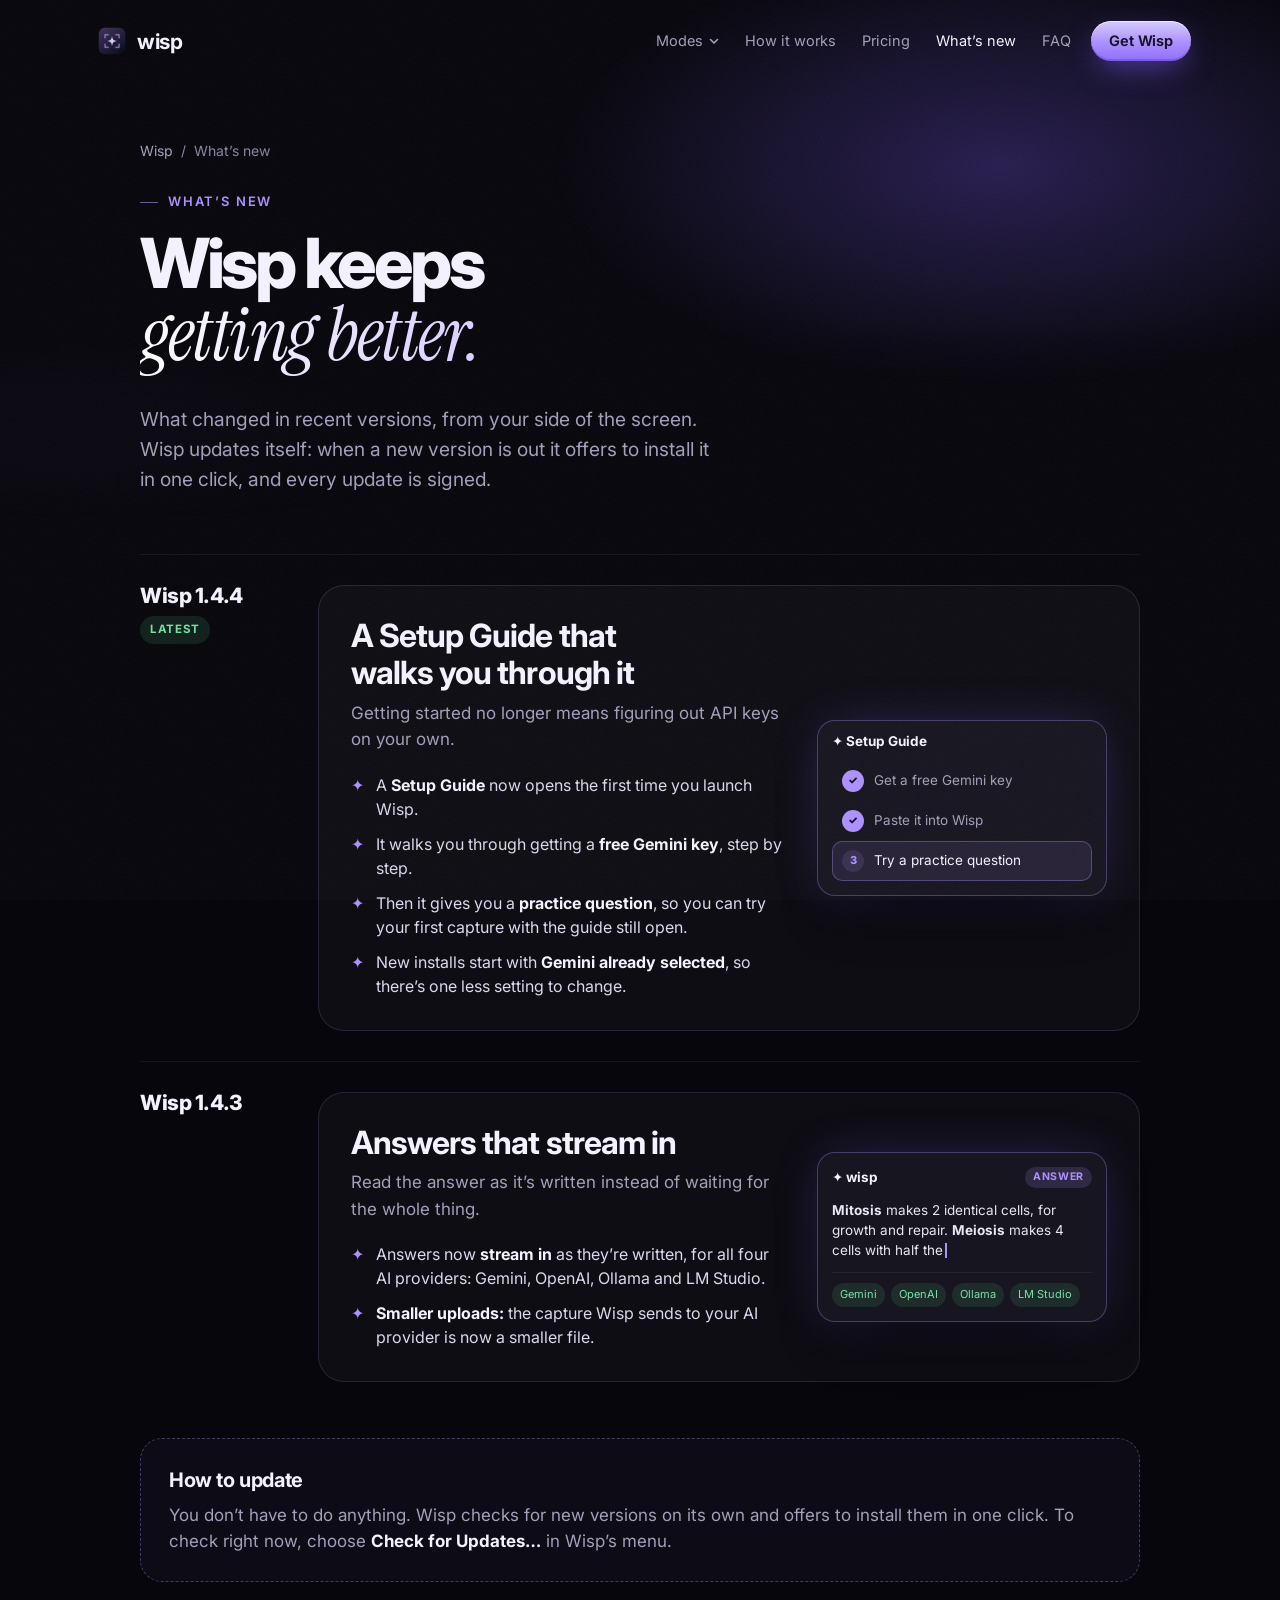
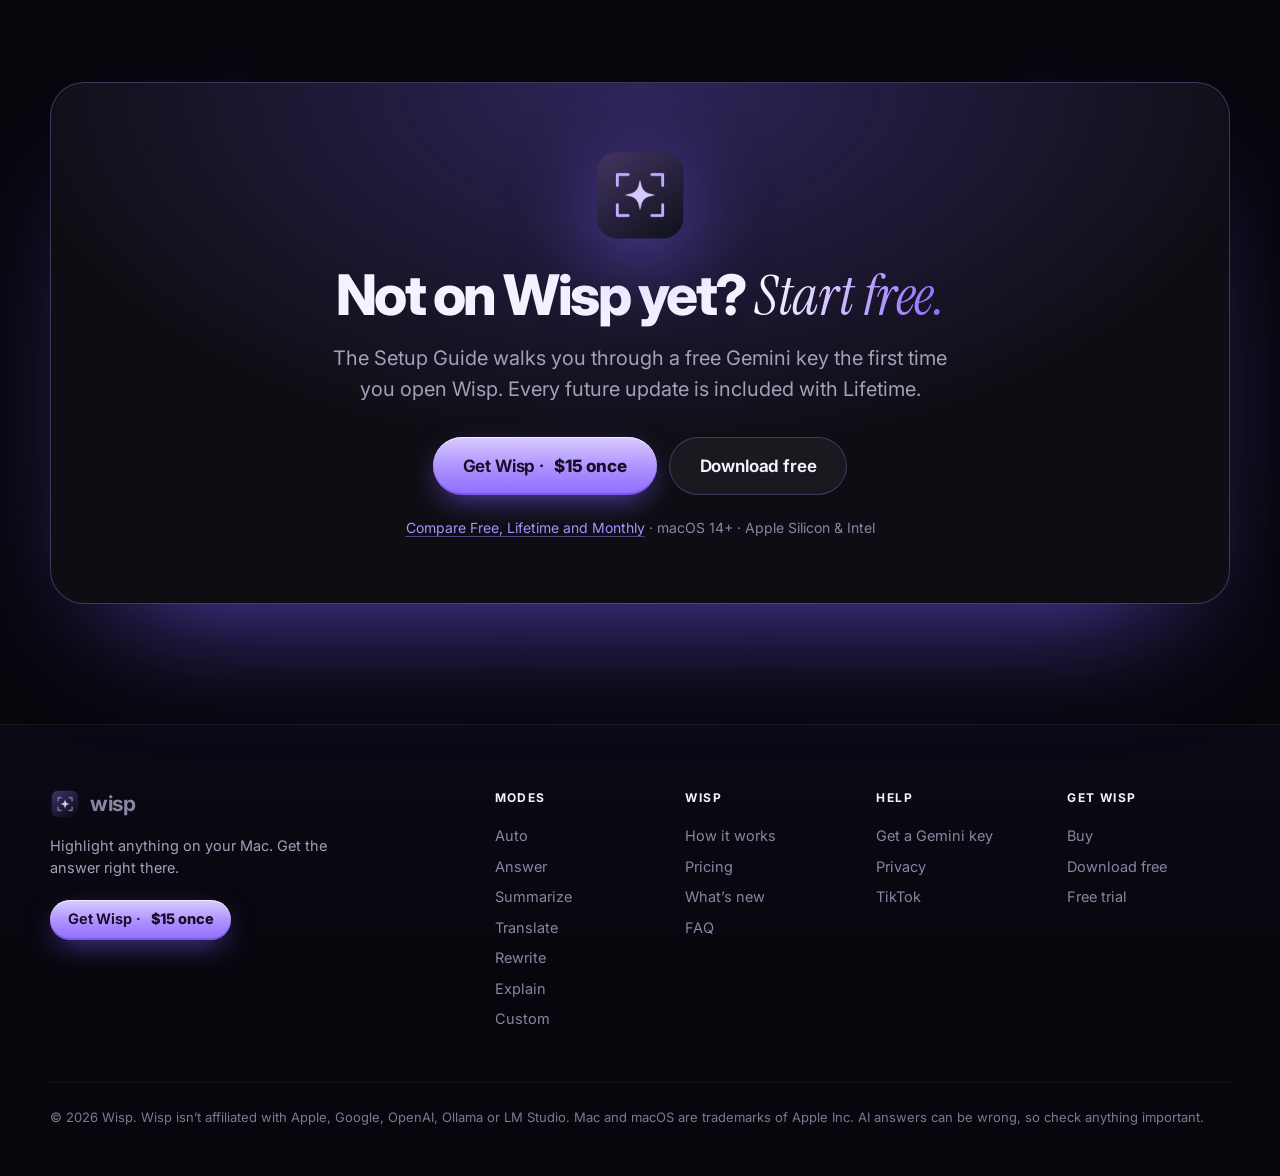
<file: changelog.html>
<!doctype html>
<html lang="en">
<head>
<meta charset="utf-8">
<meta name="viewport" content="width=device-width, initial-scale=1, viewport-fit=cover">
<title>What’s new in Wisp for Mac | Changelog</title>
<meta name="description" content="What changed in recent versions of Wisp for Mac: a guided Setup Guide with a free Gemini key walkthrough (1.4.4) and answers that stream in for every AI provider (1.4.3).">
<link rel="canonical" href="https://wispformac.com/changelog.html">
<meta name="theme-color" content="#07060c">
<link rel="icon" type="image/png" href="favicon.png">
<link rel="apple-touch-icon" href="apple-touch-icon.png">
<meta property="og:type" content="website">
<meta property="og:site_name" content="Wisp">
<meta property="og:locale" content="en_US">
<meta property="og:title" content="What’s new in Wisp">
<meta property="og:description" content="What changed in recent versions of Wisp for Mac: a guided Setup Guide with a free Gemini key walkthrough (1.4.4) and answers that stream in for every AI provider (1.4.3).">
<meta property="og:url" content="https://wispformac.com/changelog.html">
<meta property="og:image" content="https://wispformac.com/og/changelog.jpg">
<meta property="og:image:width" content="1200">
<meta property="og:image:height" content="630">
<meta property="og:image:alt" content="What’s new in Wisp: the 1.4.4 Setup Guide and streaming answers">
<meta name="twitter:card" content="summary_large_image">
<meta name="twitter:title" content="What’s new in Wisp">
<meta name="twitter:description" content="What changed in recent versions of Wisp for Mac: a guided Setup Guide with a free Gemini key walkthrough (1.4.4) and answers that stream in for every AI provider (1.4.3).">
<meta name="twitter:image" content="https://wispformac.com/og/changelog.jpg">
<meta name="twitter:image:alt" content="What’s new in Wisp: the 1.4.4 Setup Guide and streaming answers">
<link rel="preconnect" href="https://fonts.googleapis.com">
<link rel="preconnect" href="https://fonts.gstatic.com" crossorigin>
<link href="https://fonts.googleapis.com/css2?family=Instrument+Serif:ital@0;1&family=Inter:wght@400;500;600;700;800&display=swap" rel="stylesheet">
<link rel="stylesheet" href="assets/site.css">
<link rel="stylesheet" href="assets/mode.css">
<script src="assets/site.js" defer></script>
<script type="application/ld+json">
{
 "@context": "https://schema.org",
 "@type": "BreadcrumbList",
 "itemListElement": [
  {
   "@type": "ListItem",
   "position": 1,
   "name": "Wisp",
   "item": "https://wispformac.com/"
  },
  {
   "@type": "ListItem",
   "position": 2,
   "name": "What’s new",
   "item": "https://wispformac.com/changelog.html"
  }
 ]
}
</script>
</head>
<body>
<!-- site:header (shared by every page; edit all pages together) -->
<a class="skip" href="#main">Skip to content</a>
<header class="nav" id="nav">
  <a class="brand" href="./" aria-label="Wisp home"><img src="favicon.png" alt="" width="30" height="30"><span>wisp</span></a>
  <nav class="links" aria-label="Main">
    <div class="dd">
      <button class="dd-btn" type="button" aria-expanded="false" aria-controls="dd-modes">Modes<svg viewBox="0 0 10 10" aria-hidden="true"><path d="M1.5 3.5 5 7l3.5-3.5" fill="none" stroke="currentColor" stroke-width="1.6" stroke-linecap="round" stroke-linejoin="round"/></svg></button>
      <div class="dd-panel" id="dd-modes">
        <a class="mlink" href="auto.html"><span class="ic"><svg viewBox="0 0 24 24" fill="none" stroke="currentColor" stroke-width="1.8" stroke-linecap="round" stroke-linejoin="round" aria-hidden="true"><path d="M12 3l1.9 5.6L19.5 10.5l-5.6 1.9L12 18l-1.9-5.6L4.5 10.5l5.6-1.9z"/><path d="M19 15l.7 1.8 1.8.7-1.8.7L19 20l-.7-1.8-1.8-.7 1.8-.7z"/></svg></span><b>Auto</b><kbd>⇧⌘Space</kbd><small>Picks the right mode for you</small></a>
        <a class="mlink" href="answer.html"><span class="ic"><svg viewBox="0 0 24 24" fill="none" stroke="currentColor" stroke-width="1.8" stroke-linecap="round" stroke-linejoin="round" aria-hidden="true"><path d="M21 12a8 8 0 0 1-11.6 7.1L4 20l1-4.6A8 8 0 1 1 21 12z"/><path d="M9.5 9.5a2.5 2.5 0 1 1 3.5 2.3c-.6.3-1 .9-1 1.6v.1M12 16.5h.01"/></svg></span><b>Answer</b><kbd>⌃1</kbd><small>The direct answer first, then a short why</small></a>
        <a class="mlink" href="summarize.html"><span class="ic"><svg viewBox="0 0 24 24" fill="none" stroke="currentColor" stroke-width="1.8" stroke-linecap="round" stroke-linejoin="round" aria-hidden="true"><path d="M4 6h16M4 12h10M4 18h13"/></svg></span><b>Summarize</b><kbd>⌃2</kbd><small>Long text in four short bullets</small></a>
        <a class="mlink" href="translate.html"><span class="ic"><svg viewBox="0 0 24 24" fill="none" stroke="currentColor" stroke-width="1.8" stroke-linecap="round" stroke-linejoin="round" aria-hidden="true"><path d="M4 5h9M8.5 3v2M6 5c.6 3.2 2.6 5.8 5.5 7M11 5c-.7 3.6-3 6.5-6.5 8"/><path d="M12.5 21l4-9 4 9M14 18h5"/></svg></span><b>Translate</b><kbd>⌃3</kbd><small>Any language into yours</small></a>
        <a class="mlink" href="rewrite.html"><span class="ic"><svg viewBox="0 0 24 24" fill="none" stroke="currentColor" stroke-width="1.8" stroke-linecap="round" stroke-linejoin="round" aria-hidden="true"><path d="M12 20h9"/><path d="M16.5 3.5a2.1 2.1 0 0 1 3 3L7 19l-4 1 1-4z"/></svg></span><b>Rewrite</b><kbd>⌃4</kbd><small>Clear, natural and polished</small></a>
        <a class="mlink" href="explain.html"><span class="ic"><svg viewBox="0 0 24 24" fill="none" stroke="currentColor" stroke-width="1.8" stroke-linecap="round" stroke-linejoin="round" aria-hidden="true"><path d="M9 18h6M10 21h4"/><path d="M12 3a6 6 0 0 0-3.6 10.8c.7.5 1.1 1.3 1.1 2.2h5c0-.9.4-1.7 1.1-2.2A6 6 0 0 0 12 3z"/></svg></span><b>Explain</b><kbd>⌃5</kbd><small>Code, charts and hard ideas, simply</small></a>
        <a class="mlink" href="custom.html"><span class="ic"><svg viewBox="0 0 24 24" fill="none" stroke="currentColor" stroke-width="1.8" stroke-linecap="round" stroke-linejoin="round" aria-hidden="true"><path d="M4 21v-7M4 10V3M12 21v-9M12 8V3M20 21v-5M20 12V3M1 14h6M9 8h6M17 16h6"/></svg></span><b>Custom</b><kbd>⌃6</kbd><small>Your own instruction, one shortcut away</small></a>
        <div class="dd-foot"><span>Every mode has its own shortcut.</span><a href="./#modes">Compare all modes →</a></div>
      </div>
    </div>
    <a href="./#how">How it works</a>
    <a href="./#pricing">Pricing</a>
    <a href="changelog.html" aria-current="page">What’s new</a>
    <a href="./#faq">FAQ</a>
  </nav>
  <a class="btn btn-primary btn-sm nav-cta" href="https://gamingdude1.gumroad.com/l/wisp-lifetime" data-gumroad-overlay-checkout="true">Get Wisp</a>
  <button class="menu-btn" type="button" aria-expanded="false" aria-controls="mnav" aria-label="Open menu"><i></i><i></i></button>
</header>
<div class="mnav" id="mnav" hidden>
  <p class="mnav-h">Modes</p>
  <div class="mnav-modes">
    <a class="mlink" href="auto.html"><span class="ic"><svg viewBox="0 0 24 24" fill="none" stroke="currentColor" stroke-width="1.8" stroke-linecap="round" stroke-linejoin="round" aria-hidden="true"><path d="M12 3l1.9 5.6L19.5 10.5l-5.6 1.9L12 18l-1.9-5.6L4.5 10.5l5.6-1.9z"/><path d="M19 15l.7 1.8 1.8.7-1.8.7L19 20l-.7-1.8-1.8-.7 1.8-.7z"/></svg></span><b>Auto</b></a>
    <a class="mlink" href="answer.html"><span class="ic"><svg viewBox="0 0 24 24" fill="none" stroke="currentColor" stroke-width="1.8" stroke-linecap="round" stroke-linejoin="round" aria-hidden="true"><path d="M21 12a8 8 0 0 1-11.6 7.1L4 20l1-4.6A8 8 0 1 1 21 12z"/><path d="M9.5 9.5a2.5 2.5 0 1 1 3.5 2.3c-.6.3-1 .9-1 1.6v.1M12 16.5h.01"/></svg></span><b>Answer</b></a>
    <a class="mlink" href="summarize.html"><span class="ic"><svg viewBox="0 0 24 24" fill="none" stroke="currentColor" stroke-width="1.8" stroke-linecap="round" stroke-linejoin="round" aria-hidden="true"><path d="M4 6h16M4 12h10M4 18h13"/></svg></span><b>Summarize</b></a>
    <a class="mlink" href="translate.html"><span class="ic"><svg viewBox="0 0 24 24" fill="none" stroke="currentColor" stroke-width="1.8" stroke-linecap="round" stroke-linejoin="round" aria-hidden="true"><path d="M4 5h9M8.5 3v2M6 5c.6 3.2 2.6 5.8 5.5 7M11 5c-.7 3.6-3 6.5-6.5 8"/><path d="M12.5 21l4-9 4 9M14 18h5"/></svg></span><b>Translate</b></a>
    <a class="mlink" href="rewrite.html"><span class="ic"><svg viewBox="0 0 24 24" fill="none" stroke="currentColor" stroke-width="1.8" stroke-linecap="round" stroke-linejoin="round" aria-hidden="true"><path d="M12 20h9"/><path d="M16.5 3.5a2.1 2.1 0 0 1 3 3L7 19l-4 1 1-4z"/></svg></span><b>Rewrite</b></a>
    <a class="mlink" href="explain.html"><span class="ic"><svg viewBox="0 0 24 24" fill="none" stroke="currentColor" stroke-width="1.8" stroke-linecap="round" stroke-linejoin="round" aria-hidden="true"><path d="M9 18h6M10 21h4"/><path d="M12 3a6 6 0 0 0-3.6 10.8c.7.5 1.1 1.3 1.1 2.2h5c0-.9.4-1.7 1.1-2.2A6 6 0 0 0 12 3z"/></svg></span><b>Explain</b></a>
    <a class="mlink" href="custom.html"><span class="ic"><svg viewBox="0 0 24 24" fill="none" stroke="currentColor" stroke-width="1.8" stroke-linecap="round" stroke-linejoin="round" aria-hidden="true"><path d="M4 21v-7M4 10V3M12 21v-9M12 8V3M20 21v-5M20 12V3M1 14h6M9 8h6M17 16h6"/></svg></span><b>Custom</b></a>
  </div>
  <div class="mnav-links">
    <a href="./#how">How it works</a>
    <a href="./#pricing">Pricing</a>
    <a href="changelog.html">What’s new</a>
    <a href="./#faq">FAQ</a>
    <a href="gemini-key.html">Get a free Gemini key</a>
  </div>
  <div class="mnav-cta">
    <a class="btn btn-primary btn-lg" href="https://gamingdude1.gumroad.com/l/wisp-lifetime" data-gumroad-overlay-checkout="true">Get Wisp · <span class="price-tag">$15 once</span></a>
    <a class="btn btn-ghost btn-lg" href="https://gamingdude1.gumroad.com/l/wisp-free" data-gumroad-overlay-checkout="true">Download free</a>
  </div>
  <p class="mnav-note">On your phone? Get it now and download Wisp on your Mac later. The download link is in your email.</p>
</div>
<!-- /site:header -->

<main id="main">
<section class="cl-hero">
  <div class="m-bg" aria-hidden="true"></div>
  <div class="wrap cl-wrap">
    <nav class="crumbs" aria-label="Breadcrumb"><a href="./">Wisp</a><span aria-hidden="true">/</span><span aria-current="page">What’s new</span></nav>
    <p class="eyebrow">What’s new</p>
    <h1 class="m-h1">Wisp keeps <span class="serif grad">getting better.</span></h1>
    <p class="lede">What changed in recent versions, from your side of the screen. Wisp updates itself: when a new version is out it offers to install it in one click, and every update is signed.</p>
  </div>
</section>

<section class="cl-list">
  <div class="wrap cl-wrap">
    <article class="cl-entry rv" id="v1-4-4">
      <div class="cl-meta"><a class="cl-v" href="#v1-4-4">Wisp 1.4.4</a><span class="badge green">Latest</span></div>
      <div class="cl-card">
        <div class="cl-text">
          <h2>A Setup Guide that walks you through it</h2>
          <p class="cl-lede">Getting started no longer means figuring out API keys on your own.</p>
          <ul><li>A <b>Setup Guide</b> now opens the first time you launch Wisp.</li><li>It walks you through getting a <b>free Gemini key</b>, step by step.</li><li>Then it gives you a <b>practice question</b>, so you can try your first capture with the guide still open.</li><li>New installs start with <b>Gemini already selected</b>, so there’s one less setting to change.</li></ul>
        </div>
        <div class="cl-art" aria-hidden="true"><div class="sg"><div class="sg-h">✦ Setup Guide</div>
          <div class="sg-s done"><i>✓</i>Get a free Gemini key</div><div class="sg-s done"><i>✓</i>Paste it into Wisp</div><div class="sg-s on"><i>3</i>Try a practice question</div></div></div>
      </div>
    </article>
<article class="cl-entry rv" id="v1-4-3">
      <div class="cl-meta"><a class="cl-v" href="#v1-4-3">Wisp 1.4.3</a></div>
      <div class="cl-card">
        <div class="cl-text">
          <h2>Answers that stream in</h2>
          <p class="cl-lede">Read the answer as it’s written instead of waiting for the whole thing.</p>
          <ul><li>Answers now <b>stream in</b> as they’re written, for all four AI providers: Gemini, OpenAI, Ollama and LM Studio.</li><li><b>Smaller uploads:</b> the capture Wisp sends to your AI provider is now a smaller file.</li></ul>
        </div>
        <div class="cl-art" aria-hidden="true"><div class="st"><div class="st-h">✦ wisp <span>Answer</span></div>
          <p class="st-b"><b>Mitosis</b> makes 2 identical cells, for growth and repair. <b>Meiosis</b> makes 4 cells with half the<span class="st-c"></span></p>
          <div class="st-p"><span>Gemini</span><span>OpenAI</span><span>Ollama</span><span>LM Studio</span></div></div></div>
      </div>
    </article>
    <aside class="cl-how rv">
      <h2>How to update</h2>
      <p>You don’t have to do anything. Wisp checks for new versions on its own and offers to install them in one click. To check right now, choose <b>Check for Updates…</b> in Wisp’s menu.</p>
    </aside>
  </div>
</section>

<section class="cta-band" data-buybar-hide>
  <div class="wrap">
    <div class="cta-card rv">
      <img src="icon.webp" alt="" width="96" height="96" loading="lazy" decoding="async">
      <h2 class="h2">Not on Wisp yet? <span class="serif grad">Start free.</span></h2>
      <p class="sub">The Setup Guide walks you through a free Gemini key the first time you open Wisp. Every future update is included with Lifetime.</p>
      <div class="cta-row">
        <a class="btn btn-primary btn-lg" href="https://gamingdude1.gumroad.com/l/wisp-lifetime" data-gumroad-overlay-checkout="true">Get Wisp · <span class="price-tag">$15 once</span></a>
        <a class="btn btn-ghost btn-lg" href="https://gamingdude1.gumroad.com/l/wisp-free" data-gumroad-overlay-checkout="true">Download free</a>
      </div>
      <p class="cta-fine"><a class="tlink" href="./#pricing">Compare Free, Lifetime and Monthly</a> · macOS 14+ · Apple Silicon &amp; Intel</p>
    </div>
  </div>
</section>
</main>

<!-- site:footer (shared by every page; edit all pages together) -->
<footer class="site-foot" data-buybar-hide>
  <div class="wrap">
    <div class="foot-top">
      <div class="foot-brand">
        <a class="brand" href="./"><img src="favicon.png" alt="" width="30" height="30" loading="lazy"><span>wisp</span></a>
        <p>Highlight anything on your Mac. Get the answer right there.</p>
        <a class="btn btn-primary btn-sm" href="https://gamingdude1.gumroad.com/l/wisp-lifetime" data-gumroad-overlay-checkout="true">Get Wisp · <span class="price-tag">$15 once</span></a>
      </div>
      <nav class="foot-cols" aria-label="Footer">
        <div><p class="fh">Modes</p><a href="auto.html">Auto</a><a href="answer.html">Answer</a><a href="summarize.html">Summarize</a><a href="translate.html">Translate</a><a href="rewrite.html">Rewrite</a><a href="explain.html">Explain</a><a href="custom.html">Custom</a></div>
        <div><p class="fh">Wisp</p><a href="./#how">How it works</a><a href="./#pricing">Pricing</a><a href="changelog.html">What’s new</a><a href="./#faq">FAQ</a></div>
        <div><p class="fh">Help</p><a href="gemini-key.html">Get a Gemini key</a><a href="privacy.html">Privacy</a><a href="https://www.tiktok.com/@wispformac" rel="noopener">TikTok</a></div>
        <div><p class="fh">Get Wisp</p><a href="https://gamingdude1.gumroad.com/l/wisp-lifetime">Buy</a><a href="https://gamingdude1.gumroad.com/l/wisp-free">Download free</a><a href="https://gamingdude1.gumroad.com/l/wisp">Free trial</a></div>
      </nav>
    </div>
    <p class="legal">© 2026 Wisp. Wisp isn’t affiliated with Apple, Google, OpenAI, Ollama or LM Studio. Mac and macOS are trademarks of Apple Inc. AI answers can be wrong, so check anything important.</p>
  </div>
</footer>
<div class="buybar" id="buybar">
  <img src="favicon.png" alt="" width="34" height="34" loading="lazy">
  <div class="bb-t"><b>Wisp for Mac</b><span>$15 once · or start free</span></div>
  <a class="btn btn-ghost" href="https://gamingdude1.gumroad.com/l/wisp-free" data-gumroad-overlay-checkout="true">Free</a>
  <a class="btn btn-primary" href="https://gamingdude1.gumroad.com/l/wisp-lifetime" data-gumroad-overlay-checkout="true">Get Wisp</a>
</div>
<!-- /site:footer -->
<script src="https://gumroad.com/js/gumroad.js"></script>
</body>
</html>
</file>
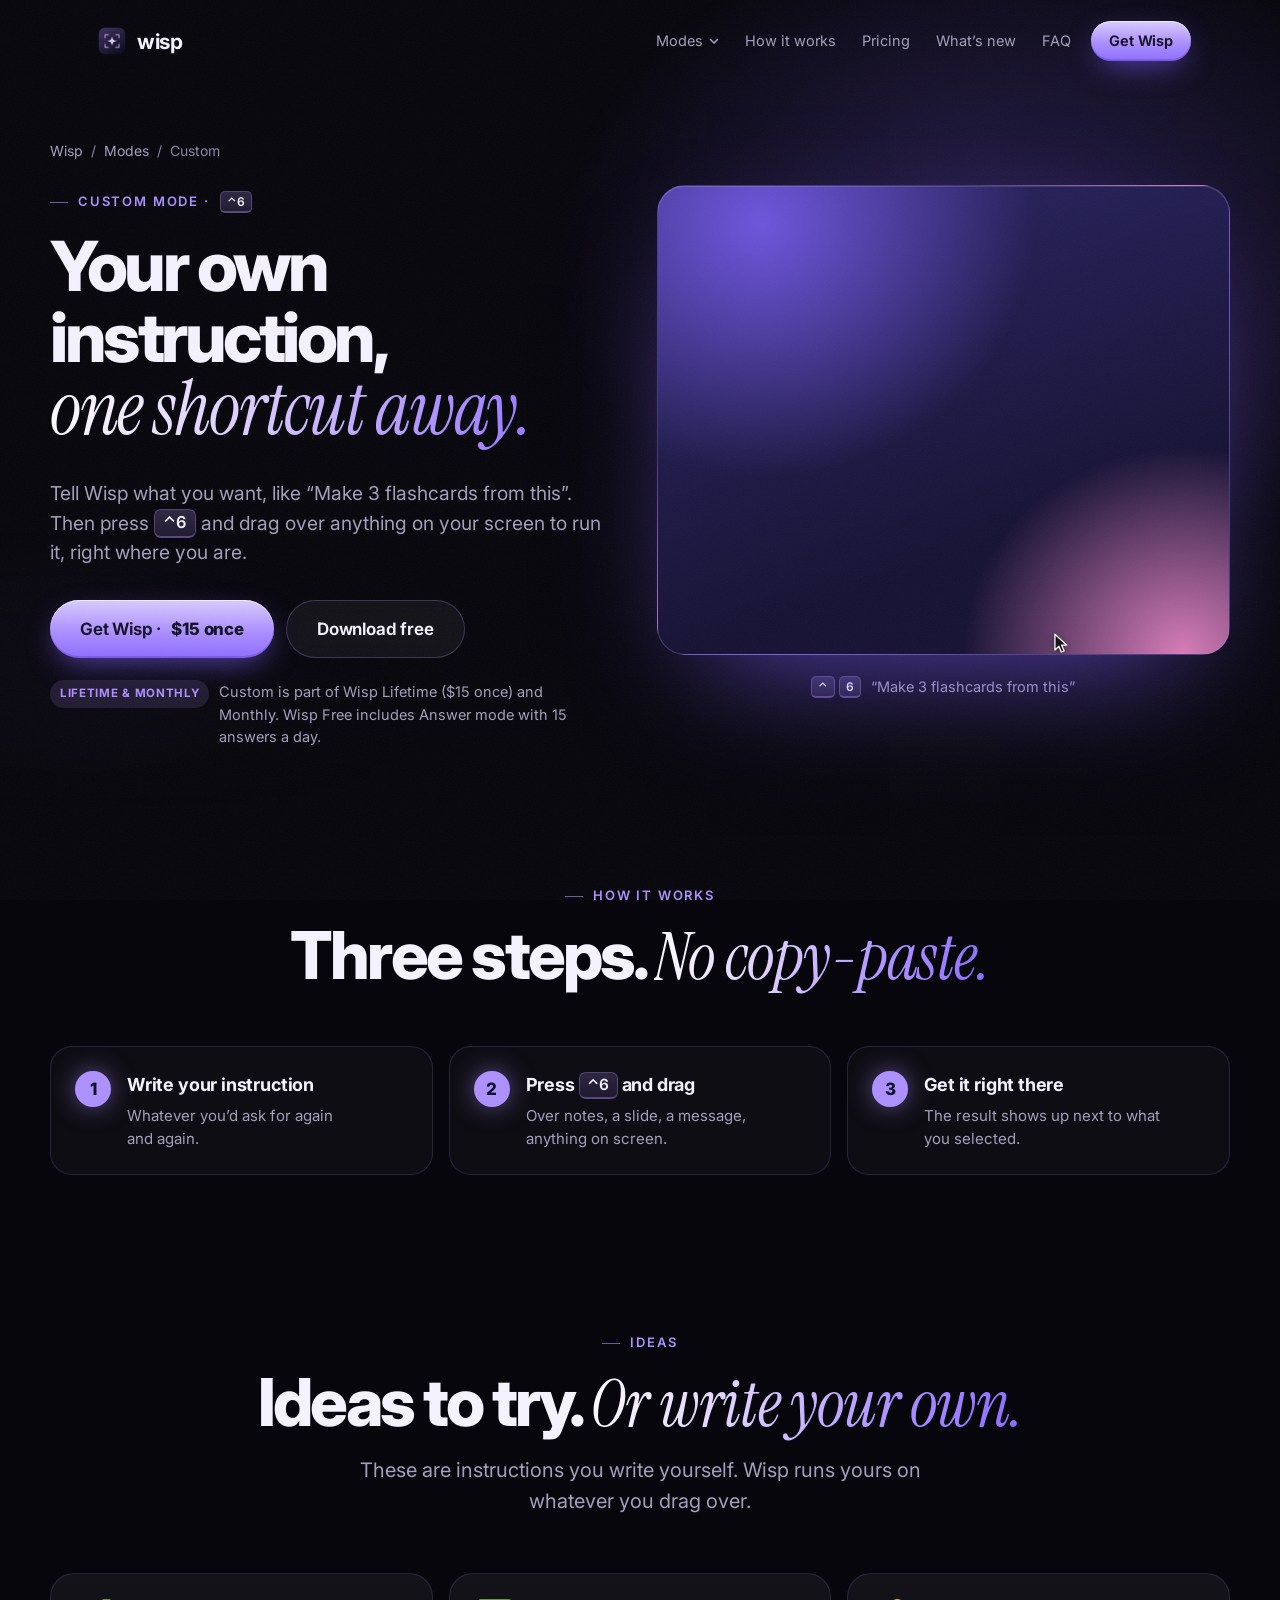
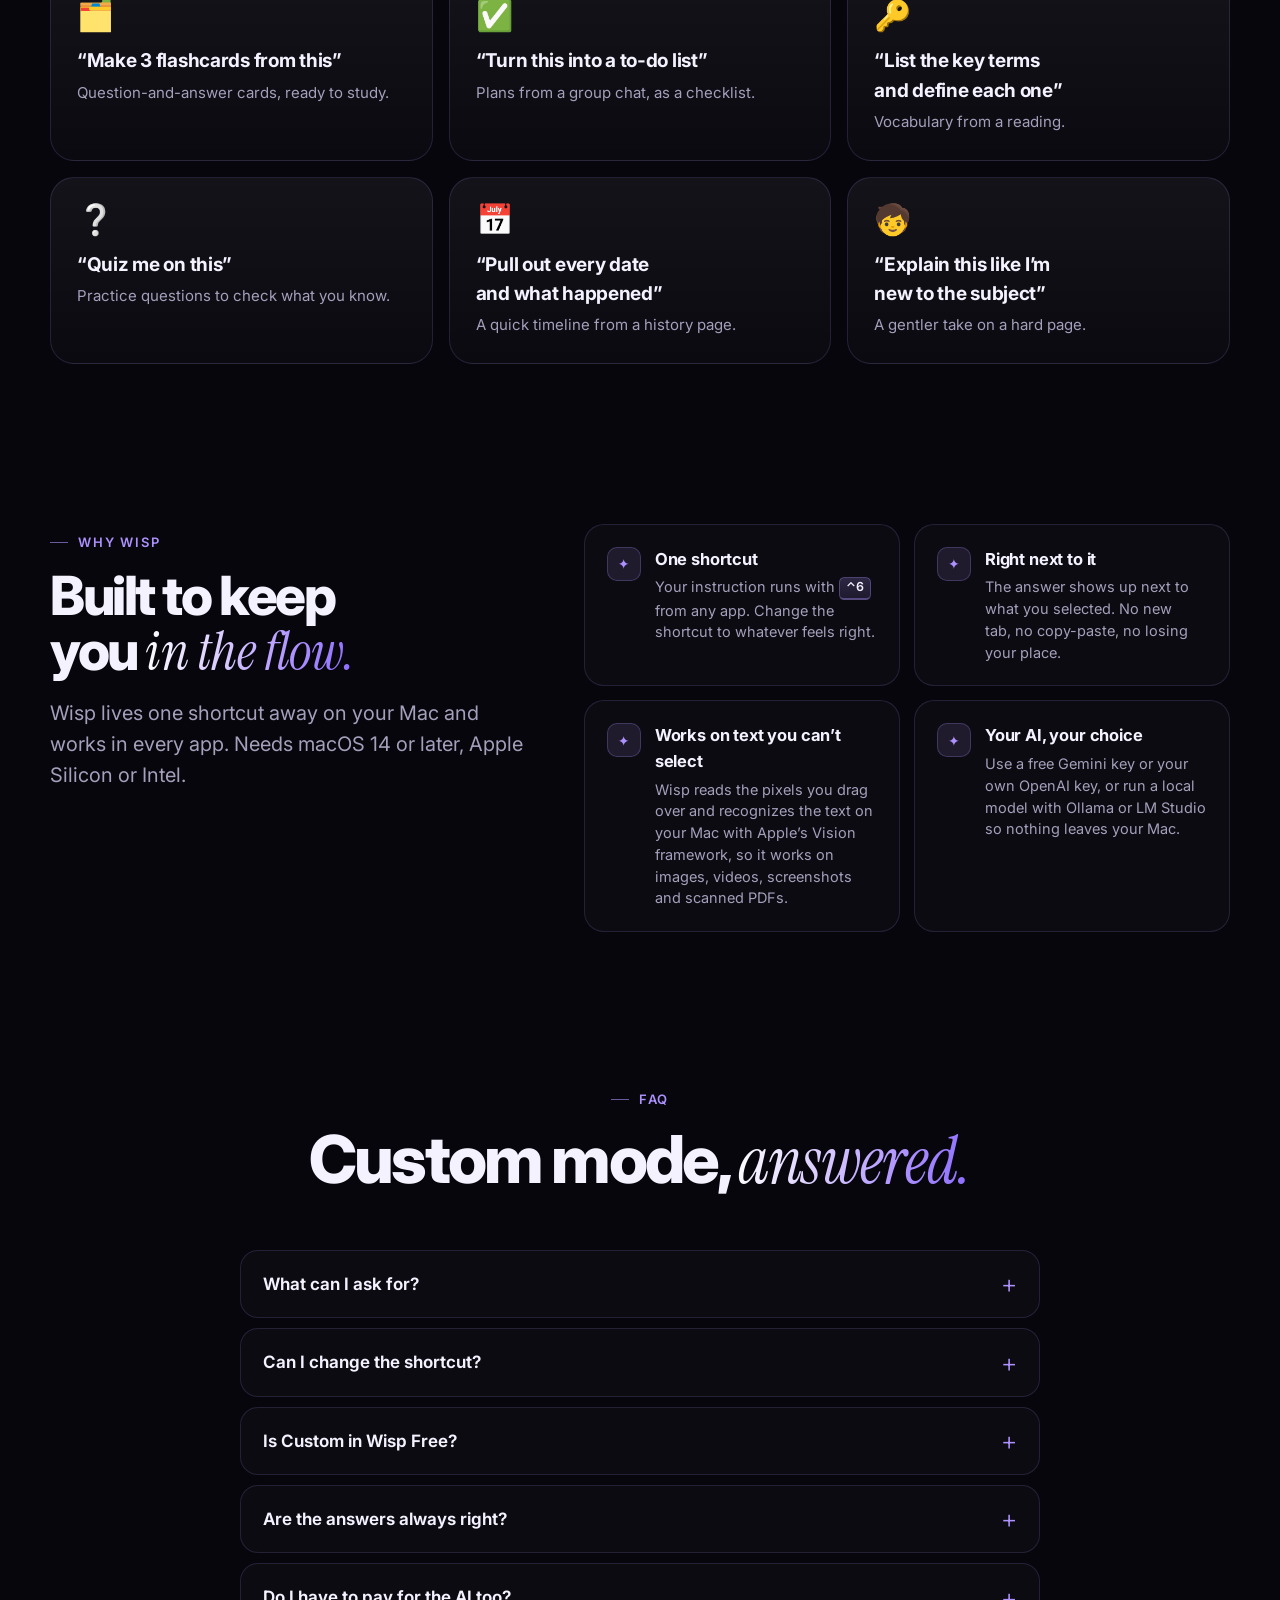
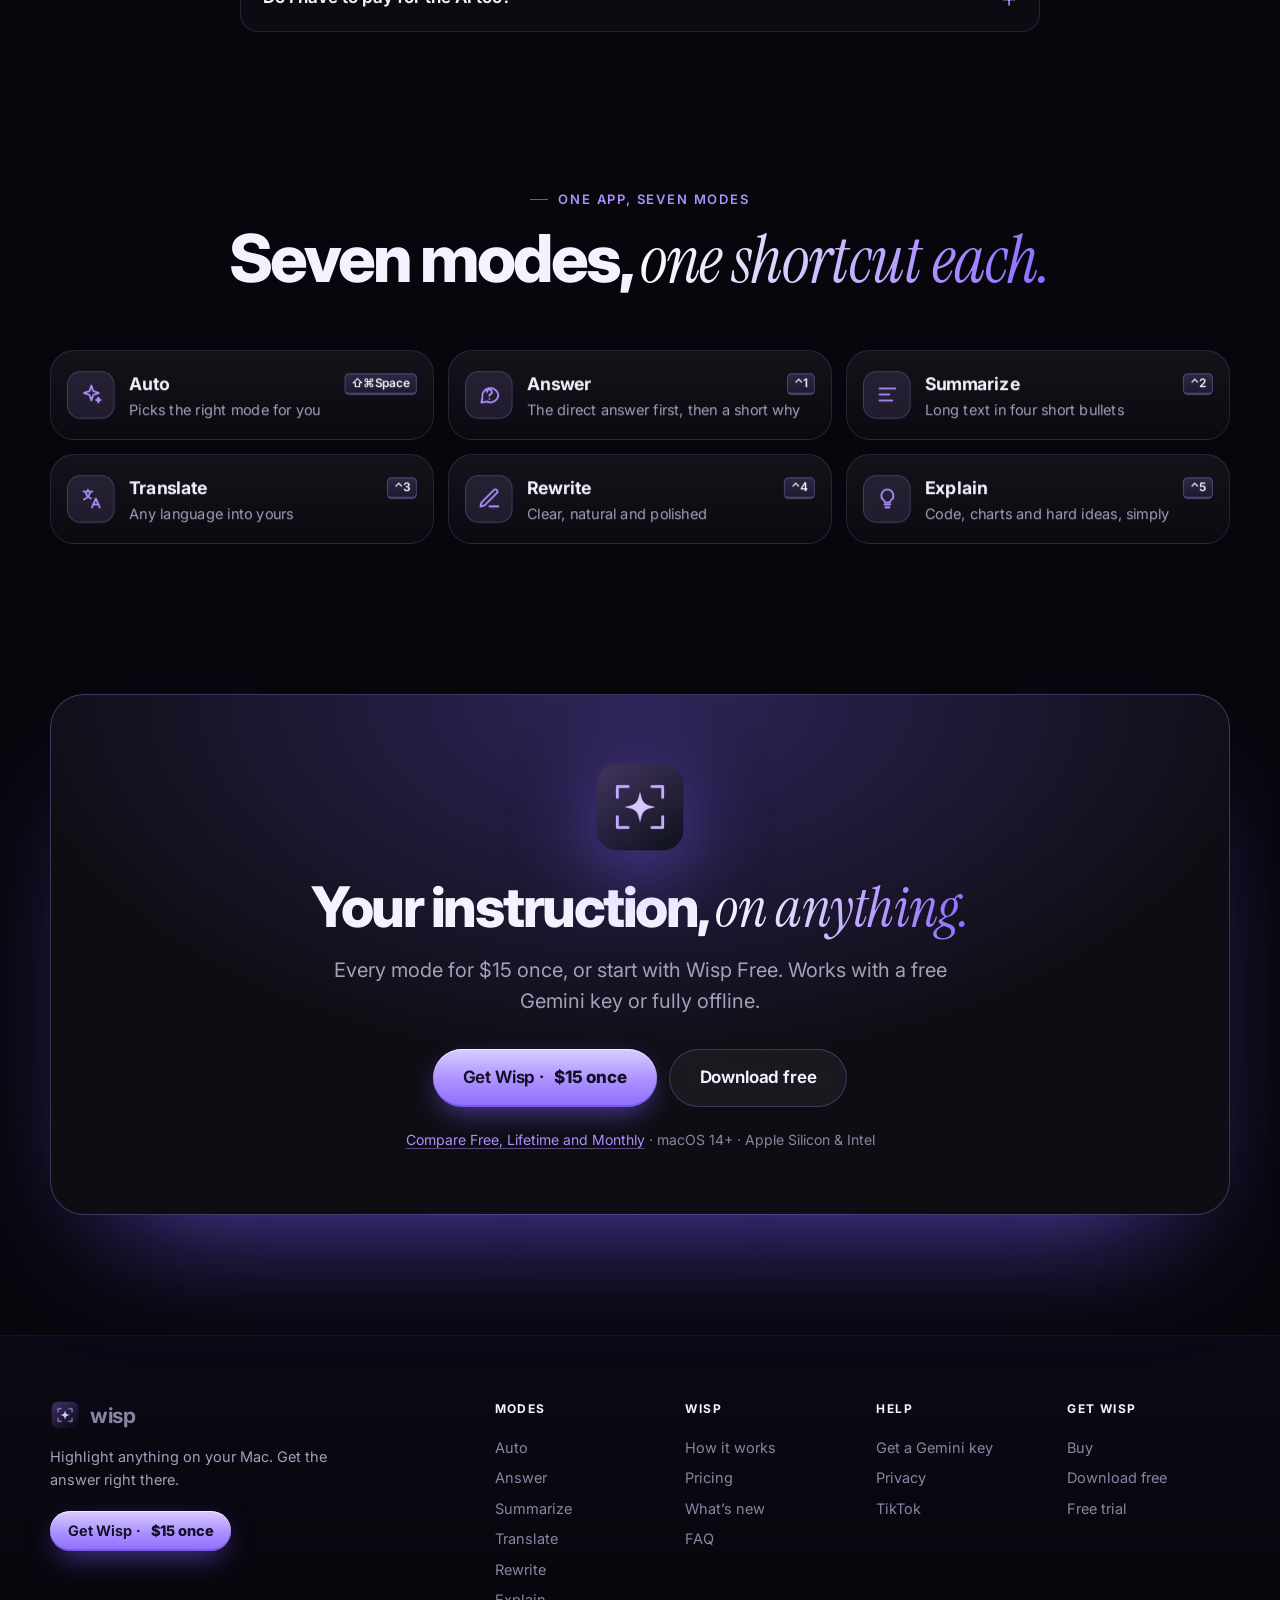
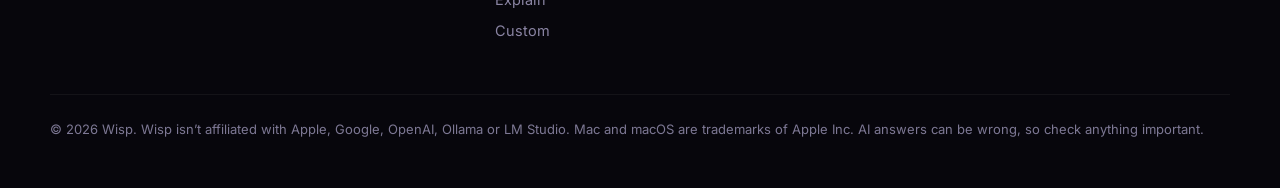
<file: custom.html>
<!doctype html>
<html lang="en">
<head>
<meta charset="utf-8">
<meta name="viewport" content="width=device-width, initial-scale=1, viewport-fit=cover">
<title>Your own AI shortcut for anything on your Mac | Wisp</title>
<meta name="description" content="Give Wisp your own instruction, like “Make 3 flashcards from this”, and run it on anything on your Mac’s screen with ⌃6.">
<link rel="canonical" href="https://wispformac.com/custom.html">
<meta name="theme-color" content="#07060c">
<link rel="icon" type="image/png" href="favicon.png">
<link rel="apple-touch-icon" href="apple-touch-icon.png">
<meta property="og:type" content="website">
<meta property="og:site_name" content="Wisp">
<meta property="og:locale" content="en_US">
<meta property="og:title" content="Your own AI shortcut for anything on your Mac">
<meta property="og:description" content="Give Wisp your own instruction, like “Make 3 flashcards from this”, and run it on anything on your Mac’s screen with ⌃6.">
<meta property="og:url" content="https://wispformac.com/custom.html">
<meta property="og:image" content="https://wispformac.com/og/custom.jpg">
<meta property="og:image:width" content="1200">
<meta property="og:image:height" content="630">
<meta property="og:image:alt" content="Wisp Custom mode: Your own instruction, one shortcut away.">
<meta name="twitter:card" content="summary_large_image">
<meta name="twitter:title" content="Your own AI shortcut for anything on your Mac">
<meta name="twitter:description" content="Give Wisp your own instruction, like “Make 3 flashcards from this”, and run it on anything on your Mac’s screen with ⌃6.">
<meta name="twitter:image" content="https://wispformac.com/og/custom.jpg">
<meta name="twitter:image:alt" content="Wisp Custom mode: Your own instruction, one shortcut away.">
<link rel="preconnect" href="https://fonts.googleapis.com">
<link rel="preconnect" href="https://fonts.gstatic.com" crossorigin>
<link href="https://fonts.googleapis.com/css2?family=Instrument+Serif:ital@0;1&family=Inter:wght@400;500;600;700;800&display=swap" rel="stylesheet">
<link rel="stylesheet" href="assets/site.css">
<link rel="stylesheet" href="assets/mode.css">
<script src="assets/site.js" defer></script>
<script src="assets/demo.js" defer></script>
<script type="application/ld+json">
{
 "@context": "https://schema.org",
 "@type": "BreadcrumbList",
 "itemListElement": [
  {
   "@type": "ListItem",
   "position": 1,
   "name": "Wisp",
   "item": "https://wispformac.com/"
  },
  {
   "@type": "ListItem",
   "position": 2,
   "name": "Custom mode",
   "item": "https://wispformac.com/custom.html"
  }
 ]
}
</script>
<script type="application/ld+json">
{
 "@context": "https://schema.org",
 "@type": "FAQPage",
 "mainEntity": [
  {
   "@type": "Question",
   "name": "What can I ask for?",
   "acceptedAnswer": {
    "@type": "Answer",
    "text": "Anything you’d type into a chatbot about some text: make flashcards, list key terms, turn plans into a to-do list. Wisp runs your instruction on whatever you drag over."
   }
  },
  {
   "@type": "Question",
   "name": "Can I change the shortcut?",
   "acceptedAnswer": {
    "@type": "Answer",
    "text": "Yes. Every shortcut in Wisp can be changed, including ⌃6."
   }
  },
  {
   "@type": "Question",
   "name": "Is Custom in Wisp Free?",
   "acceptedAnswer": {
    "@type": "Answer",
    "text": "Custom comes with Wisp Lifetime ($15 once) or Wisp Monthly ($2.99 a month with a 7-day free trial). Wisp Free includes Answer mode with 15 answers a day, so you can try how Wisp works first. It’s the same app: a license key unlocks the rest."
   }
  },
  {
   "@type": "Question",
   "name": "Are the answers always right?",
   "acceptedAnswer": {
    "@type": "Answer",
    "text": "AI can make mistakes, so double-check anything important. Wisp works best as a study buddy: use Explain to learn the why, not just the what."
   }
  },
  {
   "@type": "Question",
   "name": "Do I have to pay for the AI too?",
   "acceptedAnswer": {
    "@type": "Answer",
    "text": "No. Google Gemini has a free tier: paste a free key from Google AI Studio and you’re set. Since Wisp 1.4.4, a Setup Guide walks you through it the first time you open the app (or follow the step-by-step guide). You can also use your own OpenAI key, or run a model offline with Ollama or LM Studio."
   }
  }
 ]
}
</script>
</head>
<body>
<!-- site:header (shared by every page; edit all pages together) -->
<a class="skip" href="#main">Skip to content</a>
<header class="nav" id="nav">
  <a class="brand" href="./" aria-label="Wisp home"><img src="favicon.png" alt="" width="30" height="30"><span>wisp</span></a>
  <nav class="links" aria-label="Main">
    <div class="dd">
      <button class="dd-btn" type="button" aria-expanded="false" aria-controls="dd-modes">Modes<svg viewBox="0 0 10 10" aria-hidden="true"><path d="M1.5 3.5 5 7l3.5-3.5" fill="none" stroke="currentColor" stroke-width="1.6" stroke-linecap="round" stroke-linejoin="round"/></svg></button>
      <div class="dd-panel" id="dd-modes">
        <a class="mlink" href="auto.html"><span class="ic"><svg viewBox="0 0 24 24" fill="none" stroke="currentColor" stroke-width="1.8" stroke-linecap="round" stroke-linejoin="round" aria-hidden="true"><path d="M12 3l1.9 5.6L19.5 10.5l-5.6 1.9L12 18l-1.9-5.6L4.5 10.5l5.6-1.9z"/><path d="M19 15l.7 1.8 1.8.7-1.8.7L19 20l-.7-1.8-1.8-.7 1.8-.7z"/></svg></span><b>Auto</b><kbd>⇧⌘Space</kbd><small>Picks the right mode for you</small></a>
        <a class="mlink" href="answer.html"><span class="ic"><svg viewBox="0 0 24 24" fill="none" stroke="currentColor" stroke-width="1.8" stroke-linecap="round" stroke-linejoin="round" aria-hidden="true"><path d="M21 12a8 8 0 0 1-11.6 7.1L4 20l1-4.6A8 8 0 1 1 21 12z"/><path d="M9.5 9.5a2.5 2.5 0 1 1 3.5 2.3c-.6.3-1 .9-1 1.6v.1M12 16.5h.01"/></svg></span><b>Answer</b><kbd>⌃1</kbd><small>The direct answer first, then a short why</small></a>
        <a class="mlink" href="summarize.html"><span class="ic"><svg viewBox="0 0 24 24" fill="none" stroke="currentColor" stroke-width="1.8" stroke-linecap="round" stroke-linejoin="round" aria-hidden="true"><path d="M4 6h16M4 12h10M4 18h13"/></svg></span><b>Summarize</b><kbd>⌃2</kbd><small>Long text in four short bullets</small></a>
        <a class="mlink" href="translate.html"><span class="ic"><svg viewBox="0 0 24 24" fill="none" stroke="currentColor" stroke-width="1.8" stroke-linecap="round" stroke-linejoin="round" aria-hidden="true"><path d="M4 5h9M8.5 3v2M6 5c.6 3.2 2.6 5.8 5.5 7M11 5c-.7 3.6-3 6.5-6.5 8"/><path d="M12.5 21l4-9 4 9M14 18h5"/></svg></span><b>Translate</b><kbd>⌃3</kbd><small>Any language into yours</small></a>
        <a class="mlink" href="rewrite.html"><span class="ic"><svg viewBox="0 0 24 24" fill="none" stroke="currentColor" stroke-width="1.8" stroke-linecap="round" stroke-linejoin="round" aria-hidden="true"><path d="M12 20h9"/><path d="M16.5 3.5a2.1 2.1 0 0 1 3 3L7 19l-4 1 1-4z"/></svg></span><b>Rewrite</b><kbd>⌃4</kbd><small>Clear, natural and polished</small></a>
        <a class="mlink" href="explain.html"><span class="ic"><svg viewBox="0 0 24 24" fill="none" stroke="currentColor" stroke-width="1.8" stroke-linecap="round" stroke-linejoin="round" aria-hidden="true"><path d="M9 18h6M10 21h4"/><path d="M12 3a6 6 0 0 0-3.6 10.8c.7.5 1.1 1.3 1.1 2.2h5c0-.9.4-1.7 1.1-2.2A6 6 0 0 0 12 3z"/></svg></span><b>Explain</b><kbd>⌃5</kbd><small>Code, charts and hard ideas, simply</small></a>
        <a class="mlink" href="custom.html" aria-current="page"><span class="ic"><svg viewBox="0 0 24 24" fill="none" stroke="currentColor" stroke-width="1.8" stroke-linecap="round" stroke-linejoin="round" aria-hidden="true"><path d="M4 21v-7M4 10V3M12 21v-9M12 8V3M20 21v-5M20 12V3M1 14h6M9 8h6M17 16h6"/></svg></span><b>Custom</b><kbd>⌃6</kbd><small>Your own instruction, one shortcut away</small></a>
        <div class="dd-foot"><span>Every mode has its own shortcut.</span><a href="./#modes">Compare all modes →</a></div>
      </div>
    </div>
    <a href="./#how">How it works</a>
    <a href="./#pricing">Pricing</a>
    <a href="changelog.html">What’s new</a>
    <a href="./#faq">FAQ</a>
  </nav>
  <a class="btn btn-primary btn-sm nav-cta" href="https://gamingdude1.gumroad.com/l/wisp-lifetime" data-gumroad-overlay-checkout="true">Get Wisp</a>
  <button class="menu-btn" type="button" aria-expanded="false" aria-controls="mnav" aria-label="Open menu"><i></i><i></i></button>
</header>
<div class="mnav" id="mnav" hidden>
  <p class="mnav-h">Modes</p>
  <div class="mnav-modes">
    <a class="mlink" href="auto.html"><span class="ic"><svg viewBox="0 0 24 24" fill="none" stroke="currentColor" stroke-width="1.8" stroke-linecap="round" stroke-linejoin="round" aria-hidden="true"><path d="M12 3l1.9 5.6L19.5 10.5l-5.6 1.9L12 18l-1.9-5.6L4.5 10.5l5.6-1.9z"/><path d="M19 15l.7 1.8 1.8.7-1.8.7L19 20l-.7-1.8-1.8-.7 1.8-.7z"/></svg></span><b>Auto</b></a>
    <a class="mlink" href="answer.html"><span class="ic"><svg viewBox="0 0 24 24" fill="none" stroke="currentColor" stroke-width="1.8" stroke-linecap="round" stroke-linejoin="round" aria-hidden="true"><path d="M21 12a8 8 0 0 1-11.6 7.1L4 20l1-4.6A8 8 0 1 1 21 12z"/><path d="M9.5 9.5a2.5 2.5 0 1 1 3.5 2.3c-.6.3-1 .9-1 1.6v.1M12 16.5h.01"/></svg></span><b>Answer</b></a>
    <a class="mlink" href="summarize.html"><span class="ic"><svg viewBox="0 0 24 24" fill="none" stroke="currentColor" stroke-width="1.8" stroke-linecap="round" stroke-linejoin="round" aria-hidden="true"><path d="M4 6h16M4 12h10M4 18h13"/></svg></span><b>Summarize</b></a>
    <a class="mlink" href="translate.html"><span class="ic"><svg viewBox="0 0 24 24" fill="none" stroke="currentColor" stroke-width="1.8" stroke-linecap="round" stroke-linejoin="round" aria-hidden="true"><path d="M4 5h9M8.5 3v2M6 5c.6 3.2 2.6 5.8 5.5 7M11 5c-.7 3.6-3 6.5-6.5 8"/><path d="M12.5 21l4-9 4 9M14 18h5"/></svg></span><b>Translate</b></a>
    <a class="mlink" href="rewrite.html"><span class="ic"><svg viewBox="0 0 24 24" fill="none" stroke="currentColor" stroke-width="1.8" stroke-linecap="round" stroke-linejoin="round" aria-hidden="true"><path d="M12 20h9"/><path d="M16.5 3.5a2.1 2.1 0 0 1 3 3L7 19l-4 1 1-4z"/></svg></span><b>Rewrite</b></a>
    <a class="mlink" href="explain.html"><span class="ic"><svg viewBox="0 0 24 24" fill="none" stroke="currentColor" stroke-width="1.8" stroke-linecap="round" stroke-linejoin="round" aria-hidden="true"><path d="M9 18h6M10 21h4"/><path d="M12 3a6 6 0 0 0-3.6 10.8c.7.5 1.1 1.3 1.1 2.2h5c0-.9.4-1.7 1.1-2.2A6 6 0 0 0 12 3z"/></svg></span><b>Explain</b></a>
    <a class="mlink" href="custom.html" aria-current="page"><span class="ic"><svg viewBox="0 0 24 24" fill="none" stroke="currentColor" stroke-width="1.8" stroke-linecap="round" stroke-linejoin="round" aria-hidden="true"><path d="M4 21v-7M4 10V3M12 21v-9M12 8V3M20 21v-5M20 12V3M1 14h6M9 8h6M17 16h6"/></svg></span><b>Custom</b></a>
  </div>
  <div class="mnav-links">
    <a href="./#how">How it works</a>
    <a href="./#pricing">Pricing</a>
    <a href="changelog.html">What’s new</a>
    <a href="./#faq">FAQ</a>
    <a href="gemini-key.html">Get a free Gemini key</a>
  </div>
  <div class="mnav-cta">
    <a class="btn btn-primary btn-lg" href="https://gamingdude1.gumroad.com/l/wisp-lifetime" data-gumroad-overlay-checkout="true">Get Wisp · <span class="price-tag">$15 once</span></a>
    <a class="btn btn-ghost btn-lg" href="https://gamingdude1.gumroad.com/l/wisp-free" data-gumroad-overlay-checkout="true">Download free</a>
  </div>
  <p class="mnav-note">On your phone? Get it now and download Wisp on your Mac later. The download link is in your email.</p>
</div>
<!-- /site:header -->

<main id="main">
<section class="m-hero">
  <div class="m-bg" aria-hidden="true"></div>
  <div class="wrap m-grid">
    <div class="m-copy">
      <nav class="crumbs" aria-label="Breadcrumb"><a href="./">Wisp</a><span aria-hidden="true">/</span><a href="./#modes">Modes</a><span aria-hidden="true">/</span><span aria-current="page">Custom</span></nav>
      <p class="eyebrow">Custom mode · <kbd>⌃6</kbd></p>
      <h1 class="m-h1">Your own instruction, <span class="serif grad">one shortcut away.</span></h1>
      <p class="lede">Tell Wisp what you want, like “Make 3 flashcards from this”. Then press <kbd>⌃6</kbd> and drag over anything on your screen to run it, right where you are.</p>
      <div class="cta-row" data-buybar-hide>
        <a class="btn btn-primary btn-lg" href="https://gamingdude1.gumroad.com/l/wisp-lifetime" data-gumroad-overlay-checkout="true">Get Wisp · <span class="price-tag">$15 once</span></a>
        <a class="btn btn-ghost btn-lg" href="https://gamingdude1.gumroad.com/l/wisp-free" data-gumroad-overlay-checkout="true">Download free</a>
      </div>
      <p class="plan-note"><span class="badge">Lifetime &amp; Monthly</span><span>Custom is part of Wisp Lifetime ($15 once) and Monthly. Wisp Free includes Answer mode with 15 answers a day.</span></p>
    </div>
    <div class="m-visual">
      <figure class="demo-fig">
        <div class="demo" data-demo aria-hidden="true">
          <div class="d-win"><div class="d-bar"><i></i><i></i><i></i><span class="d-title">Biology – Photosynthesis</span></div><div class="d-body"><div class="doc"><div class="kick">Biology · Unit 5</div><h4>Photosynthesis</h4><p class="target">Photosynthesis happens in the chloroplasts. Plants take in sunlight, water and carbon dioxide, and make sugar and oxygen.</p></div></div></div>
          <div class="d-dim"></div>
          <div class="d-sel"></div>
          <div class="d-panel"><div class="d-head"><svg viewBox="0 0 24 24" aria-hidden="true"><path d="M12 3l1.9 5.6L19.5 10.5l-5.6 1.9L12 18l-1.9-5.6L4.5 10.5l5.6-1.9z" fill="currentColor"/><path d="M19 3l.6 1.6L21 5.2l-1.4.6L19 7.4l-.6-1.6L17 5.2l1.4-.6z" fill="currentColor"/></svg>wisp<span class="d-mode">Custom</span></div><div class="d-ans"><b>1.</b> Where does photosynthesis happen? <i>In the chloroplasts.</i><br><b>2.</b> What do plants take in? <i>Sunlight, water and CO₂.</i><br><b>3.</b> What do they make? <i>Sugar and oxygen.</i></div><div class="d-foot">CUSTOM · “MAKE 3 FLASHCARDS FROM THIS”</div></div>
          <div class="d-hud"></div>
          <div class="d-cur"><svg class="arrow" viewBox="0 0 24 24"><path d="M5 2.5v17.2l4.3-4.1 2.7 6.2 3-1.3-2.7-6.1H18z" fill="#111" stroke="#fff" stroke-width="1.4" stroke-linejoin="round"/></svg><svg class="cross" viewBox="0 0 24 24"><path d="M12 2v8M12 14v8M2 12h8M14 12h8" stroke="#fff" stroke-width="2.6" stroke-linecap="round"/><path d="M12 2v8M12 14v8M2 12h8M14 12h8" stroke="#111" stroke-width="1.1" stroke-linecap="round"/></svg></div>
          <script type="application/json">[{"app": "Notes", "title": "Biology – Photosynthesis", "mode": "Custom", "keys": ["⌃", "6"], "body": "<div class=\"doc\"><div class=\"kick\">Biology · Unit 5<\/div><h4>Photosynthesis<\/h4><p class=\"target\">Photosynthesis happens in the chloroplasts. Plants take in sunlight, water and carbon dioxide, and make sugar and oxygen.<\/p><\/div>", "answer": "<b>1.<\/b> Where does photosynthesis happen? <i>In the chloroplasts.<\/i><br><b>2.<\/b> What do plants take in? <i>Sunlight, water and CO₂.<\/i><br><b>3.<\/b> What do they make? <i>Sugar and oxygen.<\/i>", "status": "CUSTOM · “MAKE 3 FLASHCARDS FROM THIS”", "caption": "“Make 3 flashcards from this”"}, {"app": "Messages", "title": "Group project", "mode": "Custom", "keys": ["⌃", "6"], "body": "<div class=\"chat\"><div class=\"bub them target\">ok so for friday: someone has to finish the slides, sam is printing the handout, we still need a title, and everyone practice your part!!<\/div><div class=\"bub me\">on it<\/div><\/div>", "answer": "☐ Finish the slides<br>☐ Print the handout (Sam)<br>☐ Pick a title<br>☐ Practice your part", "status": "CUSTOM · “TURN THIS INTO A TO-DO LIST”", "caption": "“Turn this into a to-do list”"}]</script>
        </div>
        <ul class="sr-only"><li>“Make 3 flashcards from this” Wisp’s answer: 1. Where does photosynthesis happen? In the chloroplasts.; 2. What do plants take in? Sunlight, water and CO₂.; 3. What do they make? Sugar and oxygen.</li><li>“Turn this into a to-do list” Wisp’s answer: ☐ Finish the slides; ☐ Print the handout (Sam); ☐ Pick a title; ☐ Practice your part</li></ul>
        <figcaption class="demo-cap"><span class="dc-keys"><kbd>⌃</kbd><kbd>6</kbd></span><span class="dc-text">“Make 3 flashcards from this”</span></figcaption>
      </figure>
    </div>
  </div>
</section>

<section class="block m-steps-sec" aria-labelledby="how-h">
  <div class="wrap">
    <div class="section-head rv">
      <p class="eyebrow">How it works</p>
      <h2 class="h2" id="how-h">Three steps. <span class="serif grad">No copy-paste.</span></h2>
    </div>
    <ol class="m-steps">
      <li class="rv" style="--d:0"><span class="n">1</span><div><b>Write your instruction</b><p>Whatever you’d ask for again and again.</p></div></li>
<li class="rv" style="--d:90"><span class="n">2</span><div><b>Press <kbd>⌃6</kbd> and drag</b><p>Over notes, a slide, a message, anything on screen.</p></div></li>
<li class="rv" style="--d:180"><span class="n">3</span><div><b>Get it right there</b><p>The result shows up next to what you selected.</p></div></li>
    </ol>
  </div>
</section>

<section class="block m-uses-sec" aria-labelledby="uses-h">
  <div class="wrap">
    <div class="section-head rv">
      <p class="eyebrow">Ideas</p>
      <h2 class="h2" id="uses-h">Ideas to try. <span class="serif grad">Or write your own.</span></h2>
      <p class="sub">These are instructions you write yourself. Wisp runs yours on whatever you drag over.</p>
    </div>
    <div class="uses three">
      <article class="use card rv" style="--d:0"><span class="emo" aria-hidden="true">🗂️</span><h3>“Make 3 flashcards from this”</h3><p>Question-and-answer cards, ready to study.</p></article>
      <article class="use card rv" style="--d:80"><span class="emo" aria-hidden="true">✅</span><h3>“Turn this into a to-do list”</h3><p>Plans from a group chat, as a checklist.</p></article>
      <article class="use card rv" style="--d:160"><span class="emo" aria-hidden="true">🔑</span><h3>“List the key terms and define each one”</h3><p>Vocabulary from a reading.</p></article>
      <article class="use card rv" style="--d:0"><span class="emo" aria-hidden="true">❔</span><h3>“Quiz me on this”</h3><p>Practice questions to check what you know.</p></article>
      <article class="use card rv" style="--d:80"><span class="emo" aria-hidden="true">📅</span><h3>“Pull out every date and what happened”</h3><p>A quick timeline from a history page.</p></article>
      <article class="use card rv" style="--d:160"><span class="emo" aria-hidden="true">🧒</span><h3>“Explain this like I’m new to the subject”</h3><p>A gentler take on a hard page.</p></article>
    </div>
  </div>
</section>

<section class="block m-why-sec" aria-labelledby="why-h">
  <div class="wrap m-why">
    <div class="rv">
      <p class="eyebrow">Why Wisp</p>
      <h2 class="h2" id="why-h">Built to keep you <span class="serif grad">in the flow.</span></h2>
      <p class="sub">Wisp lives one shortcut away on your Mac and works in every app. Needs macOS 14 or later, Apple Silicon or Intel.</p>
    </div>
    <div class="why-list">
      <div class="why-i rv" style="--d:0"><span class="ic" aria-hidden="true">✦</span><div><b>One shortcut</b><p>Your instruction runs with <kbd>⌃6</kbd> from any app. Change the shortcut to whatever feels right.</p></div></div>
      <div class="why-i rv" style="--d:70"><span class="ic" aria-hidden="true">✦</span><div><b>Right next to it</b><p>The answer shows up next to what you selected. No new tab, no copy-paste, no losing your place.</p></div></div>
      <div class="why-i rv" style="--d:140"><span class="ic" aria-hidden="true">✦</span><div><b>Works on text you can’t select</b><p>Wisp reads the pixels you drag over and recognizes the text on your Mac with Apple’s Vision framework, so it works on images, videos, screenshots and scanned PDFs.</p></div></div>
      <div class="why-i rv" style="--d:210"><span class="ic" aria-hidden="true">✦</span><div><b>Your AI, your choice</b><p>Use a free Gemini key or your own OpenAI key, or run a local model with Ollama or LM Studio so nothing leaves your Mac.</p></div></div>
    </div>
  </div>
</section>

<section class="block m-faq-sec" aria-labelledby="faq-h">
  <div class="wrap">
    <div class="section-head rv">
      <p class="eyebrow">FAQ</p>
      <h2 class="h2" id="faq-h">Custom mode, <span class="serif grad">answered.</span></h2>
    </div>
    <div class="faq">
      <details class="rv"><summary>What can I ask for?</summary><div class="a"><p>Anything you’d type into a chatbot about some text: make flashcards, list key terms, turn plans into a to-do list. Wisp runs your instruction on whatever you drag over.</p></div></details>
      <details class="rv"><summary>Can I change the shortcut?</summary><div class="a"><p>Yes. Every shortcut in Wisp can be changed, including <kbd>⌃6</kbd>.</p></div></details>
      <details class="rv"><summary>Is Custom in Wisp Free?</summary><div class="a"><p>Custom comes with Wisp Lifetime ($15 once) or Wisp Monthly ($2.99 a month with a 7-day free trial). Wisp Free includes Answer mode with 15 answers a day, so you can try how Wisp works first. It’s the same app: a license key unlocks the rest.</p></div></details>
      <details class="rv"><summary>Are the answers always right?</summary><div class="a"><p>AI can make mistakes, so double-check anything important. Wisp works best as a study buddy: use Explain to learn the why, not just the what.</p></div></details>
      <details class="rv"><summary>Do I have to pay for the AI too?</summary><div class="a"><p>No. Google Gemini has a free tier: paste a free key from Google AI Studio and you’re set. Since Wisp 1.4.4, a Setup Guide walks you through it the first time you open the app (or follow the <a href="gemini-key.html">step-by-step guide</a>). You can also use your own OpenAI key, or run a model offline with Ollama or LM Studio.</p></div></details>
    </div>
  </div>
</section>

<section class="block m-others" aria-labelledby="others-h">
  <div class="wrap">
    <div class="section-head rv">
      <p class="eyebrow">One app, seven modes</p>
      <h2 class="h2" id="others-h">Seven modes, <span class="serif grad">one shortcut each.</span></h2>
    </div>
    <div class="omodes">
      <a class="card tilt omode rv" style="--d:0" href="auto.html"><span class="glare"></span><span class="pop"><span class="mode-ic"><svg viewBox="0 0 24 24" fill="none" stroke="currentColor" stroke-width="1.8" stroke-linecap="round" stroke-linejoin="round" aria-hidden="true"><path d="M12 3l1.9 5.6L19.5 10.5l-5.6 1.9L12 18l-1.9-5.6L4.5 10.5l5.6-1.9z"/><path d="M19 15l.7 1.8 1.8.7-1.8.7L19 20l-.7-1.8-1.8-.7 1.8-.7z"/></svg></span><b>Auto <kbd>⇧⌘Space</kbd></b><small>Picks the right mode for you</small></span></a>
      <a class="card tilt omode rv" style="--d:70" href="answer.html"><span class="glare"></span><span class="pop"><span class="mode-ic"><svg viewBox="0 0 24 24" fill="none" stroke="currentColor" stroke-width="1.8" stroke-linecap="round" stroke-linejoin="round" aria-hidden="true"><path d="M21 12a8 8 0 0 1-11.6 7.1L4 20l1-4.6A8 8 0 1 1 21 12z"/><path d="M9.5 9.5a2.5 2.5 0 1 1 3.5 2.3c-.6.3-1 .9-1 1.6v.1M12 16.5h.01"/></svg></span><b>Answer <kbd>⌃1</kbd></b><small>The direct answer first, then a short why</small></span></a>
      <a class="card tilt omode rv" style="--d:140" href="summarize.html"><span class="glare"></span><span class="pop"><span class="mode-ic"><svg viewBox="0 0 24 24" fill="none" stroke="currentColor" stroke-width="1.8" stroke-linecap="round" stroke-linejoin="round" aria-hidden="true"><path d="M4 6h16M4 12h10M4 18h13"/></svg></span><b>Summarize <kbd>⌃2</kbd></b><small>Long text in four short bullets</small></span></a>
      <a class="card tilt omode rv" style="--d:0" href="translate.html"><span class="glare"></span><span class="pop"><span class="mode-ic"><svg viewBox="0 0 24 24" fill="none" stroke="currentColor" stroke-width="1.8" stroke-linecap="round" stroke-linejoin="round" aria-hidden="true"><path d="M4 5h9M8.5 3v2M6 5c.6 3.2 2.6 5.8 5.5 7M11 5c-.7 3.6-3 6.5-6.5 8"/><path d="M12.5 21l4-9 4 9M14 18h5"/></svg></span><b>Translate <kbd>⌃3</kbd></b><small>Any language into yours</small></span></a>
      <a class="card tilt omode rv" style="--d:70" href="rewrite.html"><span class="glare"></span><span class="pop"><span class="mode-ic"><svg viewBox="0 0 24 24" fill="none" stroke="currentColor" stroke-width="1.8" stroke-linecap="round" stroke-linejoin="round" aria-hidden="true"><path d="M12 20h9"/><path d="M16.5 3.5a2.1 2.1 0 0 1 3 3L7 19l-4 1 1-4z"/></svg></span><b>Rewrite <kbd>⌃4</kbd></b><small>Clear, natural and polished</small></span></a>
      <a class="card tilt omode rv" style="--d:140" href="explain.html"><span class="glare"></span><span class="pop"><span class="mode-ic"><svg viewBox="0 0 24 24" fill="none" stroke="currentColor" stroke-width="1.8" stroke-linecap="round" stroke-linejoin="round" aria-hidden="true"><path d="M9 18h6M10 21h4"/><path d="M12 3a6 6 0 0 0-3.6 10.8c.7.5 1.1 1.3 1.1 2.2h5c0-.9.4-1.7 1.1-2.2A6 6 0 0 0 12 3z"/></svg></span><b>Explain <kbd>⌃5</kbd></b><small>Code, charts and hard ideas, simply</small></span></a>
    </div>
  </div>
</section>

<section class="cta-band" data-buybar-hide>
  <div class="wrap">
    <div class="cta-card rv">
      <img src="icon.webp" alt="" width="96" height="96" loading="lazy" decoding="async">
      <h2 class="h2">Your instruction, <span class="serif grad">on anything.</span></h2>
      <p class="sub">Every mode for $15 once, or start with Wisp Free. Works with a free Gemini key or fully offline.</p>
      <div class="cta-row">
        <a class="btn btn-primary btn-lg" href="https://gamingdude1.gumroad.com/l/wisp-lifetime" data-gumroad-overlay-checkout="true">Get Wisp · <span class="price-tag">$15 once</span></a>
        <a class="btn btn-ghost btn-lg" href="https://gamingdude1.gumroad.com/l/wisp-free" data-gumroad-overlay-checkout="true">Download free</a>
      </div>
      <p class="cta-fine"><a class="tlink" href="./#pricing">Compare Free, Lifetime and Monthly</a> · macOS 14+ · Apple Silicon &amp; Intel</p>
    </div>
  </div>
</section>
</main>

<!-- site:footer (shared by every page; edit all pages together) -->
<footer class="site-foot" data-buybar-hide>
  <div class="wrap">
    <div class="foot-top">
      <div class="foot-brand">
        <a class="brand" href="./"><img src="favicon.png" alt="" width="30" height="30" loading="lazy"><span>wisp</span></a>
        <p>Highlight anything on your Mac. Get the answer right there.</p>
        <a class="btn btn-primary btn-sm" href="https://gamingdude1.gumroad.com/l/wisp-lifetime" data-gumroad-overlay-checkout="true">Get Wisp · <span class="price-tag">$15 once</span></a>
      </div>
      <nav class="foot-cols" aria-label="Footer">
        <div><p class="fh">Modes</p><a href="auto.html">Auto</a><a href="answer.html">Answer</a><a href="summarize.html">Summarize</a><a href="translate.html">Translate</a><a href="rewrite.html">Rewrite</a><a href="explain.html">Explain</a><a href="custom.html">Custom</a></div>
        <div><p class="fh">Wisp</p><a href="./#how">How it works</a><a href="./#pricing">Pricing</a><a href="changelog.html">What’s new</a><a href="./#faq">FAQ</a></div>
        <div><p class="fh">Help</p><a href="gemini-key.html">Get a Gemini key</a><a href="privacy.html">Privacy</a><a href="https://www.tiktok.com/@wispformac" rel="noopener">TikTok</a></div>
        <div><p class="fh">Get Wisp</p><a href="https://gamingdude1.gumroad.com/l/wisp-lifetime">Buy</a><a href="https://gamingdude1.gumroad.com/l/wisp-free">Download free</a><a href="https://gamingdude1.gumroad.com/l/wisp">Free trial</a></div>
      </nav>
    </div>
    <p class="legal">© 2026 Wisp. Wisp isn’t affiliated with Apple, Google, OpenAI, Ollama or LM Studio. Mac and macOS are trademarks of Apple Inc. AI answers can be wrong, so check anything important.</p>
  </div>
</footer>
<div class="buybar" id="buybar">
  <img src="favicon.png" alt="" width="34" height="34" loading="lazy">
  <div class="bb-t"><b>Wisp for Mac</b><span>$15 once · or start free</span></div>
  <a class="btn btn-ghost" href="https://gamingdude1.gumroad.com/l/wisp-free" data-gumroad-overlay-checkout="true">Free</a>
  <a class="btn btn-primary" href="https://gamingdude1.gumroad.com/l/wisp-lifetime" data-gumroad-overlay-checkout="true">Get Wisp</a>
</div>
<!-- /site:footer -->
<script src="https://gumroad.com/js/gumroad.js"></script>
</body>
</html>
</file>
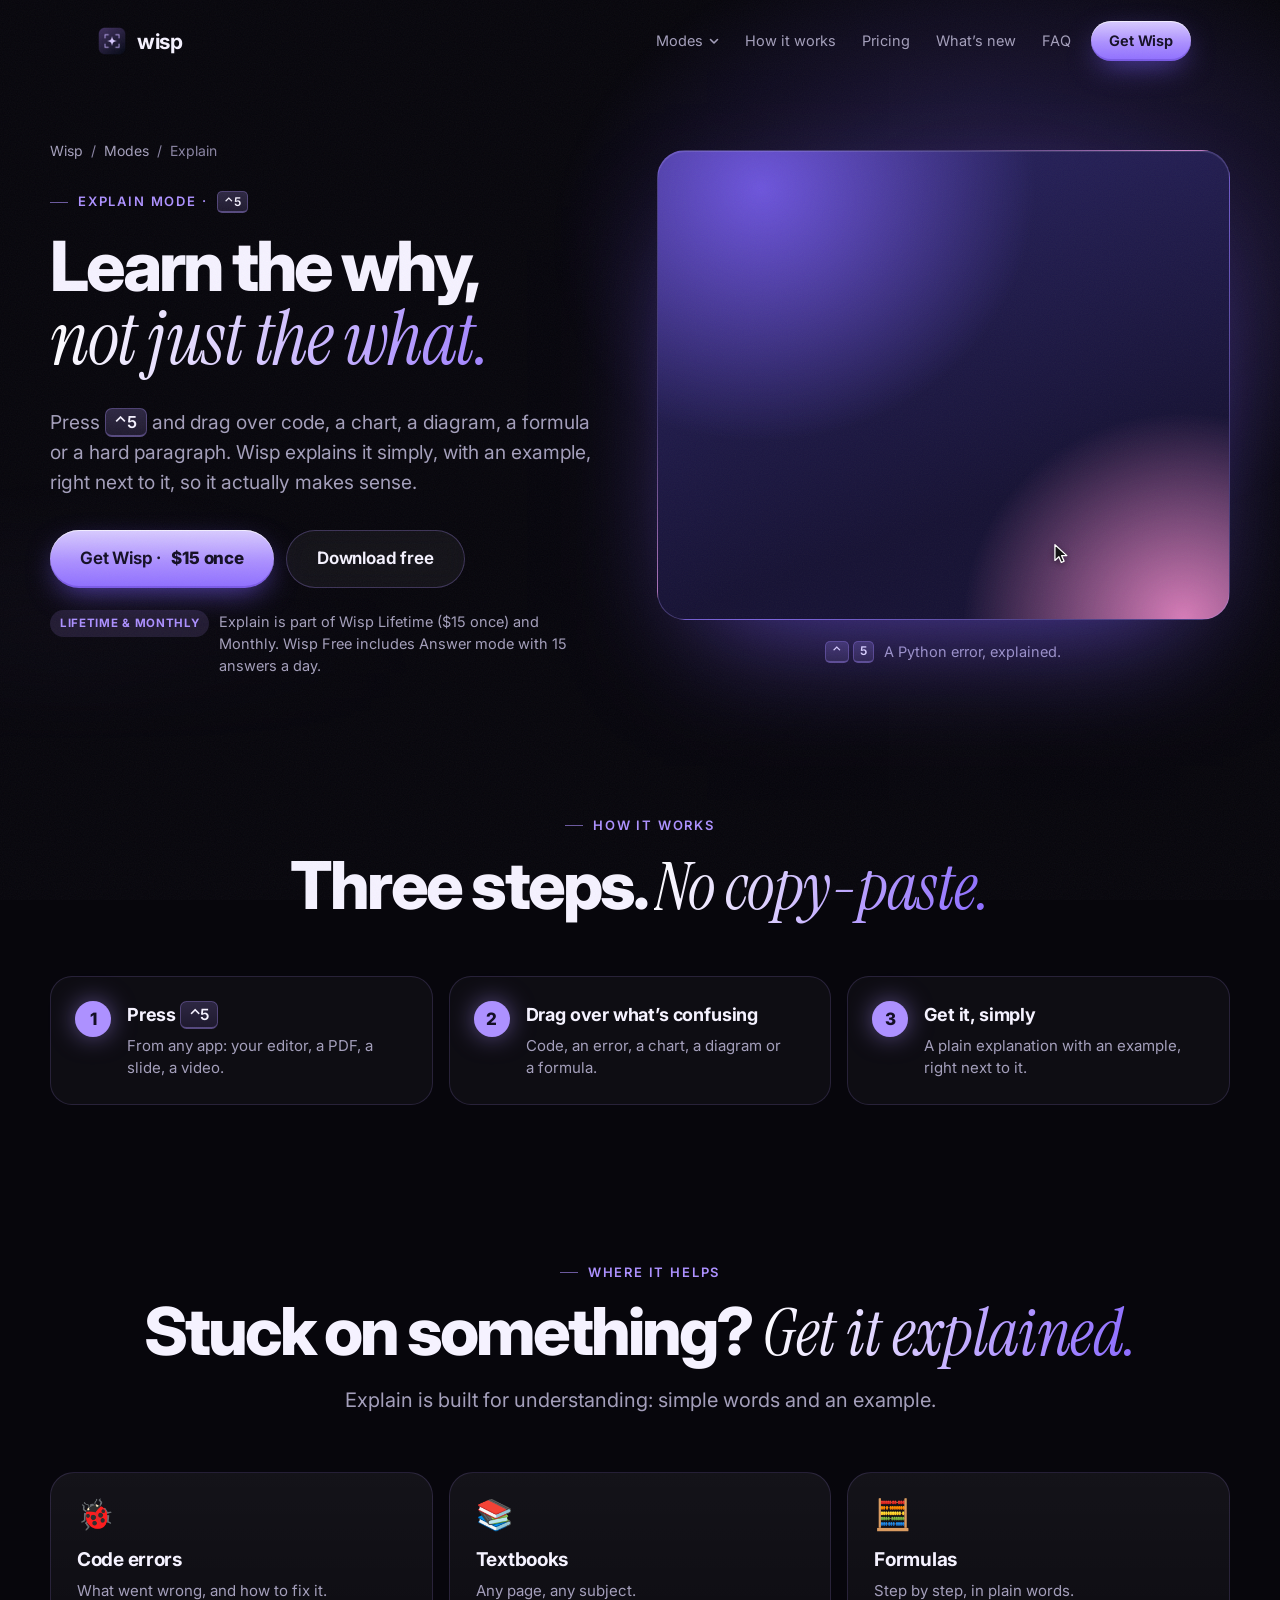
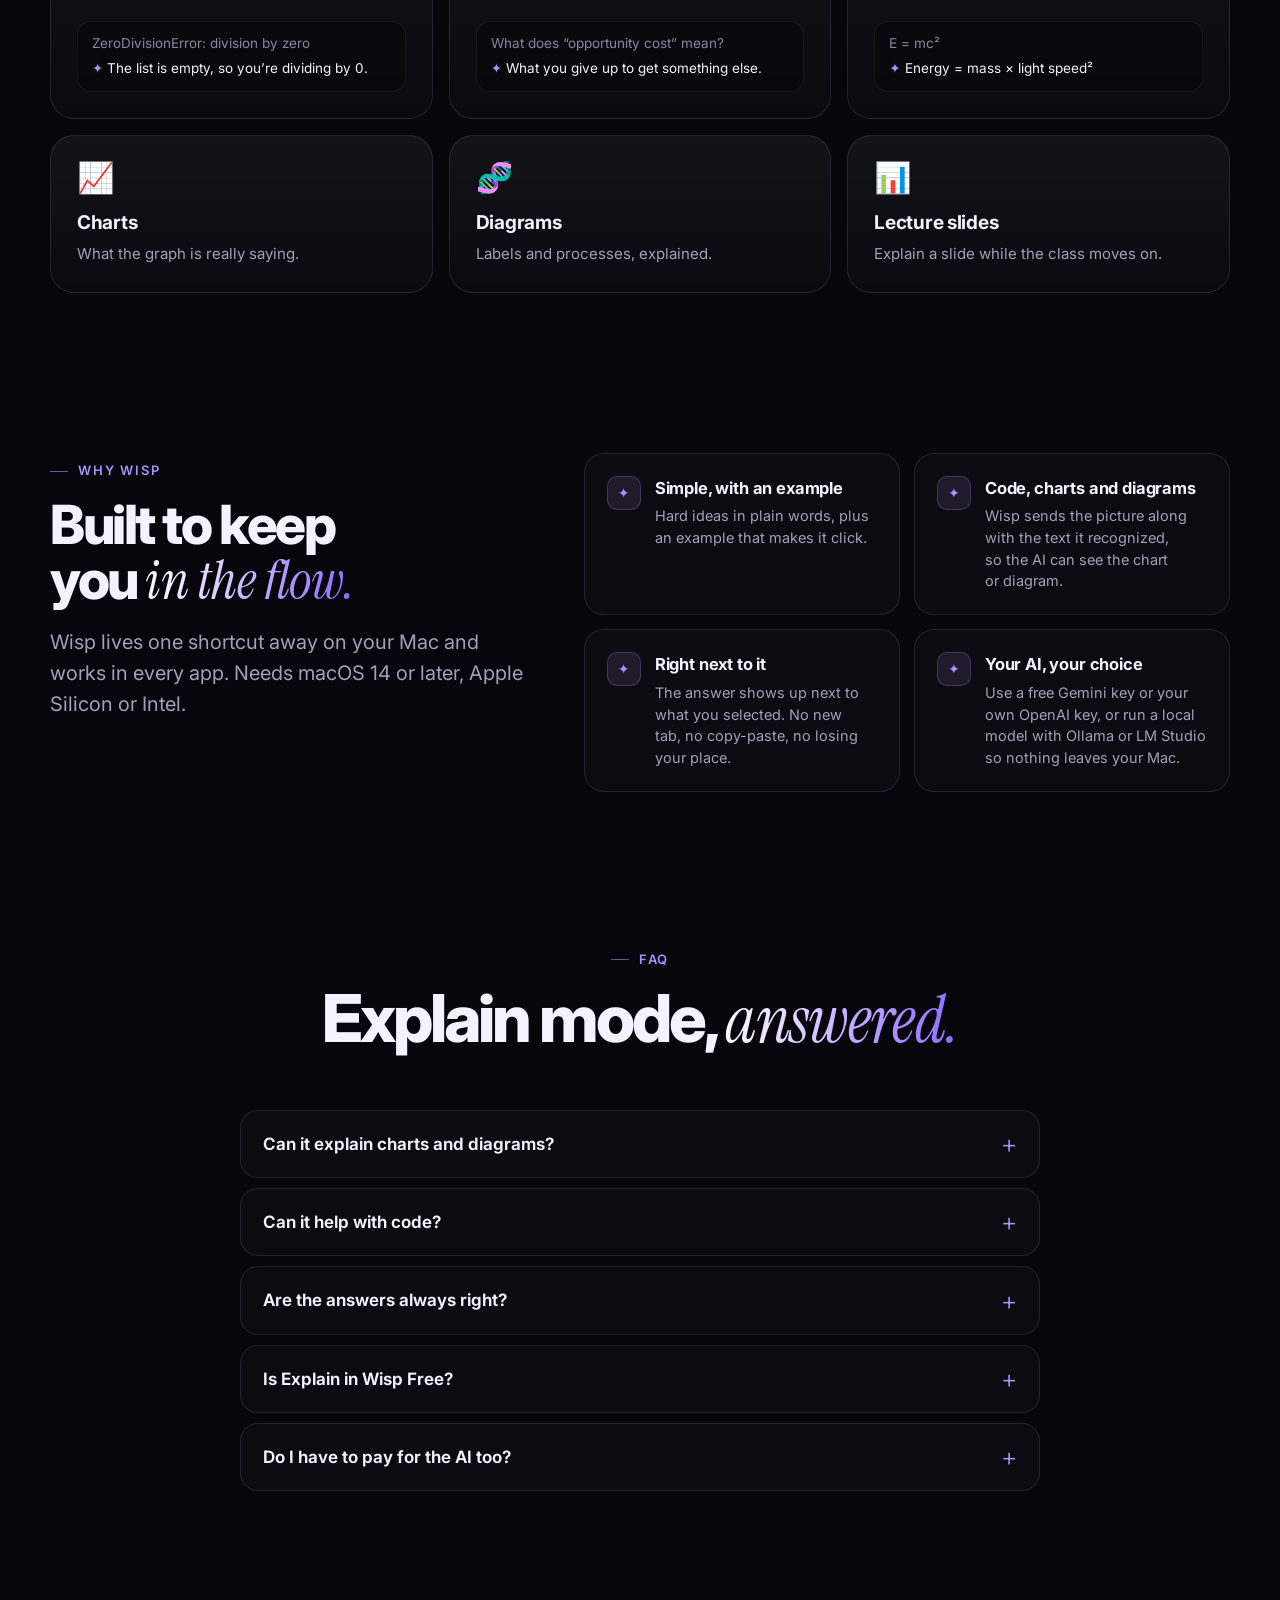
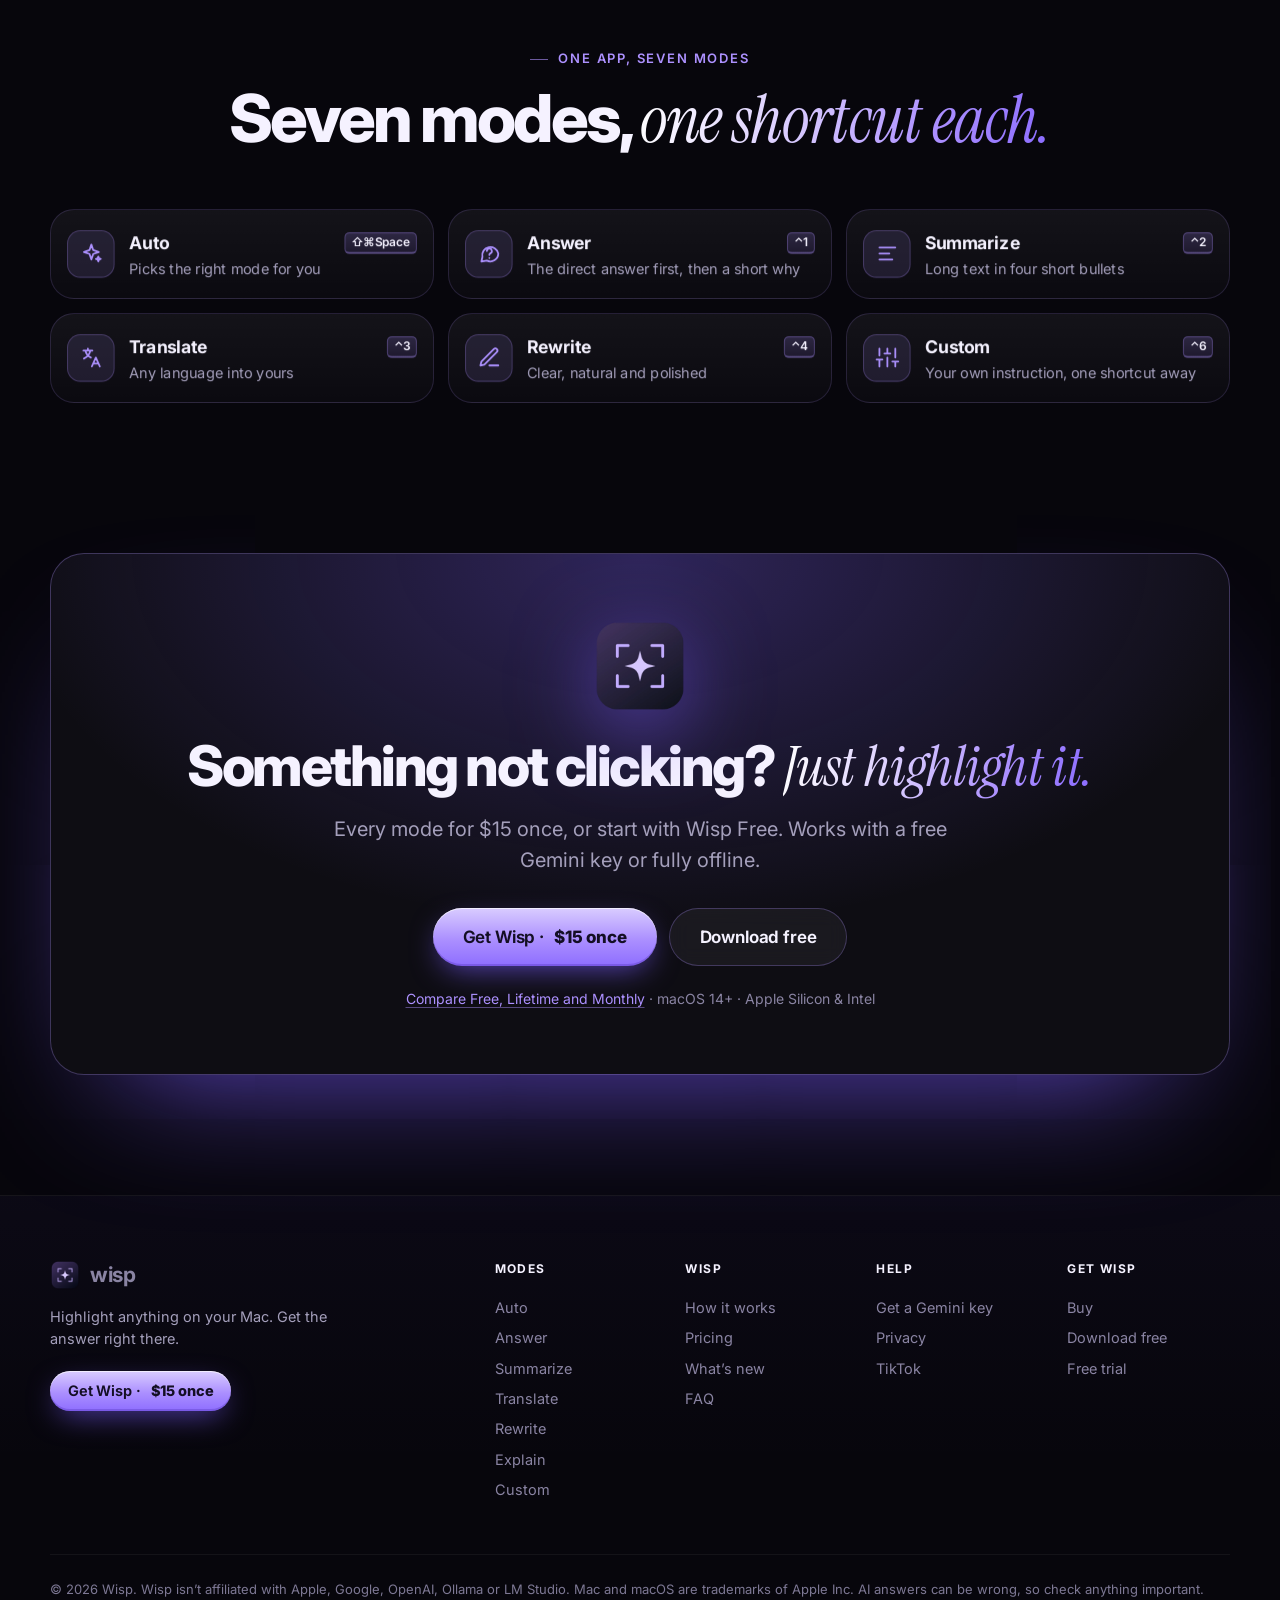
<file: explain.html>
<!doctype html>
<html lang="en">
<head>
<meta charset="utf-8">
<meta name="viewport" content="width=device-width, initial-scale=1, viewport-fit=cover">
<title>Explain code, charts and hard ideas on your Mac | Wisp</title>
<meta name="description" content="Press ⌃5 and drag over code, a chart, a diagram, a formula or a tricky paragraph on your Mac. Wisp explains it simply, with an example, right next to it.">
<link rel="canonical" href="https://wispformac.com/explain.html">
<meta name="theme-color" content="#07060c">
<link rel="icon" type="image/png" href="favicon.png">
<link rel="apple-touch-icon" href="apple-touch-icon.png">
<meta property="og:type" content="website">
<meta property="og:site_name" content="Wisp">
<meta property="og:locale" content="en_US">
<meta property="og:title" content="Explain code, charts and hard ideas on your Mac">
<meta property="og:description" content="Press ⌃5 and drag over code, a chart, a diagram, a formula or a tricky paragraph on your Mac. Wisp explains it simply, with an example, right next to it.">
<meta property="og:url" content="https://wispformac.com/explain.html">
<meta property="og:image" content="https://wispformac.com/og/explain.jpg">
<meta property="og:image:width" content="1200">
<meta property="og:image:height" content="630">
<meta property="og:image:alt" content="Wisp Explain mode: Learn the why, not just the what.">
<meta name="twitter:card" content="summary_large_image">
<meta name="twitter:title" content="Explain code, charts and hard ideas on your Mac">
<meta name="twitter:description" content="Press ⌃5 and drag over code, a chart, a diagram, a formula or a tricky paragraph on your Mac. Wisp explains it simply, with an example, right next to it.">
<meta name="twitter:image" content="https://wispformac.com/og/explain.jpg">
<meta name="twitter:image:alt" content="Wisp Explain mode: Learn the why, not just the what.">
<link rel="preconnect" href="https://fonts.googleapis.com">
<link rel="preconnect" href="https://fonts.gstatic.com" crossorigin>
<link href="https://fonts.googleapis.com/css2?family=Instrument+Serif:ital@0;1&family=Inter:wght@400;500;600;700;800&display=swap" rel="stylesheet">
<link rel="stylesheet" href="assets/site.css">
<link rel="stylesheet" href="assets/mode.css">
<script src="assets/site.js" defer></script>
<script src="assets/demo.js" defer></script>
<script type="application/ld+json">
{
 "@context": "https://schema.org",
 "@type": "BreadcrumbList",
 "itemListElement": [
  {
   "@type": "ListItem",
   "position": 1,
   "name": "Wisp",
   "item": "https://wispformac.com/"
  },
  {
   "@type": "ListItem",
   "position": 2,
   "name": "Explain mode",
   "item": "https://wispformac.com/explain.html"
  }
 ]
}
</script>
<script type="application/ld+json">
{
 "@context": "https://schema.org",
 "@type": "FAQPage",
 "mainEntity": [
  {
   "@type": "Question",
   "name": "Can it explain charts and diagrams?",
   "acceptedAnswer": {
    "@type": "Answer",
    "text": "Yes. Wisp sends the picture of what you dragged over along with the text it recognized, so the AI can see the chart or diagram. If you switch image sending off in Settings, only the text is sent."
   }
  },
  {
   "@type": "Question",
   "name": "Can it help with code?",
   "acceptedAnswer": {
    "@type": "Answer",
    "text": "Yes. Drag over an error message or a few lines of code and Explain tells you what’s going on and how to fix it."
   }
  },
  {
   "@type": "Question",
   "name": "Are the answers always right?",
   "acceptedAnswer": {
    "@type": "Answer",
    "text": "AI can make mistakes, so double-check anything important. Wisp works best as a study buddy: use Explain to learn the why, not just the what."
   }
  },
  {
   "@type": "Question",
   "name": "Is Explain in Wisp Free?",
   "acceptedAnswer": {
    "@type": "Answer",
    "text": "Explain comes with Wisp Lifetime ($15 once) or Wisp Monthly ($2.99 a month with a 7-day free trial). Wisp Free includes Answer mode with 15 answers a day, so you can try how Wisp works first. It’s the same app: a license key unlocks the rest."
   }
  },
  {
   "@type": "Question",
   "name": "Do I have to pay for the AI too?",
   "acceptedAnswer": {
    "@type": "Answer",
    "text": "No. Google Gemini has a free tier: paste a free key from Google AI Studio and you’re set. Since Wisp 1.4.4, a Setup Guide walks you through it the first time you open the app (or follow the step-by-step guide). You can also use your own OpenAI key, or run a model offline with Ollama or LM Studio."
   }
  }
 ]
}
</script>
</head>
<body>
<!-- site:header (shared by every page; edit all pages together) -->
<a class="skip" href="#main">Skip to content</a>
<header class="nav" id="nav">
  <a class="brand" href="./" aria-label="Wisp home"><img src="favicon.png" alt="" width="30" height="30"><span>wisp</span></a>
  <nav class="links" aria-label="Main">
    <div class="dd">
      <button class="dd-btn" type="button" aria-expanded="false" aria-controls="dd-modes">Modes<svg viewBox="0 0 10 10" aria-hidden="true"><path d="M1.5 3.5 5 7l3.5-3.5" fill="none" stroke="currentColor" stroke-width="1.6" stroke-linecap="round" stroke-linejoin="round"/></svg></button>
      <div class="dd-panel" id="dd-modes">
        <a class="mlink" href="auto.html"><span class="ic"><svg viewBox="0 0 24 24" fill="none" stroke="currentColor" stroke-width="1.8" stroke-linecap="round" stroke-linejoin="round" aria-hidden="true"><path d="M12 3l1.9 5.6L19.5 10.5l-5.6 1.9L12 18l-1.9-5.6L4.5 10.5l5.6-1.9z"/><path d="M19 15l.7 1.8 1.8.7-1.8.7L19 20l-.7-1.8-1.8-.7 1.8-.7z"/></svg></span><b>Auto</b><kbd>⇧⌘Space</kbd><small>Picks the right mode for you</small></a>
        <a class="mlink" href="answer.html"><span class="ic"><svg viewBox="0 0 24 24" fill="none" stroke="currentColor" stroke-width="1.8" stroke-linecap="round" stroke-linejoin="round" aria-hidden="true"><path d="M21 12a8 8 0 0 1-11.6 7.1L4 20l1-4.6A8 8 0 1 1 21 12z"/><path d="M9.5 9.5a2.5 2.5 0 1 1 3.5 2.3c-.6.3-1 .9-1 1.6v.1M12 16.5h.01"/></svg></span><b>Answer</b><kbd>⌃1</kbd><small>The direct answer first, then a short why</small></a>
        <a class="mlink" href="summarize.html"><span class="ic"><svg viewBox="0 0 24 24" fill="none" stroke="currentColor" stroke-width="1.8" stroke-linecap="round" stroke-linejoin="round" aria-hidden="true"><path d="M4 6h16M4 12h10M4 18h13"/></svg></span><b>Summarize</b><kbd>⌃2</kbd><small>Long text in four short bullets</small></a>
        <a class="mlink" href="translate.html"><span class="ic"><svg viewBox="0 0 24 24" fill="none" stroke="currentColor" stroke-width="1.8" stroke-linecap="round" stroke-linejoin="round" aria-hidden="true"><path d="M4 5h9M8.5 3v2M6 5c.6 3.2 2.6 5.8 5.5 7M11 5c-.7 3.6-3 6.5-6.5 8"/><path d="M12.5 21l4-9 4 9M14 18h5"/></svg></span><b>Translate</b><kbd>⌃3</kbd><small>Any language into yours</small></a>
        <a class="mlink" href="rewrite.html"><span class="ic"><svg viewBox="0 0 24 24" fill="none" stroke="currentColor" stroke-width="1.8" stroke-linecap="round" stroke-linejoin="round" aria-hidden="true"><path d="M12 20h9"/><path d="M16.5 3.5a2.1 2.1 0 0 1 3 3L7 19l-4 1 1-4z"/></svg></span><b>Rewrite</b><kbd>⌃4</kbd><small>Clear, natural and polished</small></a>
        <a class="mlink" href="explain.html" aria-current="page"><span class="ic"><svg viewBox="0 0 24 24" fill="none" stroke="currentColor" stroke-width="1.8" stroke-linecap="round" stroke-linejoin="round" aria-hidden="true"><path d="M9 18h6M10 21h4"/><path d="M12 3a6 6 0 0 0-3.6 10.8c.7.5 1.1 1.3 1.1 2.2h5c0-.9.4-1.7 1.1-2.2A6 6 0 0 0 12 3z"/></svg></span><b>Explain</b><kbd>⌃5</kbd><small>Code, charts and hard ideas, simply</small></a>
        <a class="mlink" href="custom.html"><span class="ic"><svg viewBox="0 0 24 24" fill="none" stroke="currentColor" stroke-width="1.8" stroke-linecap="round" stroke-linejoin="round" aria-hidden="true"><path d="M4 21v-7M4 10V3M12 21v-9M12 8V3M20 21v-5M20 12V3M1 14h6M9 8h6M17 16h6"/></svg></span><b>Custom</b><kbd>⌃6</kbd><small>Your own instruction, one shortcut away</small></a>
        <div class="dd-foot"><span>Every mode has its own shortcut.</span><a href="./#modes">Compare all modes →</a></div>
      </div>
    </div>
    <a href="./#how">How it works</a>
    <a href="./#pricing">Pricing</a>
    <a href="changelog.html">What’s new</a>
    <a href="./#faq">FAQ</a>
  </nav>
  <a class="btn btn-primary btn-sm nav-cta" href="https://gamingdude1.gumroad.com/l/wisp-lifetime" data-gumroad-overlay-checkout="true">Get Wisp</a>
  <button class="menu-btn" type="button" aria-expanded="false" aria-controls="mnav" aria-label="Open menu"><i></i><i></i></button>
</header>
<div class="mnav" id="mnav" hidden>
  <p class="mnav-h">Modes</p>
  <div class="mnav-modes">
    <a class="mlink" href="auto.html"><span class="ic"><svg viewBox="0 0 24 24" fill="none" stroke="currentColor" stroke-width="1.8" stroke-linecap="round" stroke-linejoin="round" aria-hidden="true"><path d="M12 3l1.9 5.6L19.5 10.5l-5.6 1.9L12 18l-1.9-5.6L4.5 10.5l5.6-1.9z"/><path d="M19 15l.7 1.8 1.8.7-1.8.7L19 20l-.7-1.8-1.8-.7 1.8-.7z"/></svg></span><b>Auto</b></a>
    <a class="mlink" href="answer.html"><span class="ic"><svg viewBox="0 0 24 24" fill="none" stroke="currentColor" stroke-width="1.8" stroke-linecap="round" stroke-linejoin="round" aria-hidden="true"><path d="M21 12a8 8 0 0 1-11.6 7.1L4 20l1-4.6A8 8 0 1 1 21 12z"/><path d="M9.5 9.5a2.5 2.5 0 1 1 3.5 2.3c-.6.3-1 .9-1 1.6v.1M12 16.5h.01"/></svg></span><b>Answer</b></a>
    <a class="mlink" href="summarize.html"><span class="ic"><svg viewBox="0 0 24 24" fill="none" stroke="currentColor" stroke-width="1.8" stroke-linecap="round" stroke-linejoin="round" aria-hidden="true"><path d="M4 6h16M4 12h10M4 18h13"/></svg></span><b>Summarize</b></a>
    <a class="mlink" href="translate.html"><span class="ic"><svg viewBox="0 0 24 24" fill="none" stroke="currentColor" stroke-width="1.8" stroke-linecap="round" stroke-linejoin="round" aria-hidden="true"><path d="M4 5h9M8.5 3v2M6 5c.6 3.2 2.6 5.8 5.5 7M11 5c-.7 3.6-3 6.5-6.5 8"/><path d="M12.5 21l4-9 4 9M14 18h5"/></svg></span><b>Translate</b></a>
    <a class="mlink" href="rewrite.html"><span class="ic"><svg viewBox="0 0 24 24" fill="none" stroke="currentColor" stroke-width="1.8" stroke-linecap="round" stroke-linejoin="round" aria-hidden="true"><path d="M12 20h9"/><path d="M16.5 3.5a2.1 2.1 0 0 1 3 3L7 19l-4 1 1-4z"/></svg></span><b>Rewrite</b></a>
    <a class="mlink" href="explain.html" aria-current="page"><span class="ic"><svg viewBox="0 0 24 24" fill="none" stroke="currentColor" stroke-width="1.8" stroke-linecap="round" stroke-linejoin="round" aria-hidden="true"><path d="M9 18h6M10 21h4"/><path d="M12 3a6 6 0 0 0-3.6 10.8c.7.5 1.1 1.3 1.1 2.2h5c0-.9.4-1.7 1.1-2.2A6 6 0 0 0 12 3z"/></svg></span><b>Explain</b></a>
    <a class="mlink" href="custom.html"><span class="ic"><svg viewBox="0 0 24 24" fill="none" stroke="currentColor" stroke-width="1.8" stroke-linecap="round" stroke-linejoin="round" aria-hidden="true"><path d="M4 21v-7M4 10V3M12 21v-9M12 8V3M20 21v-5M20 12V3M1 14h6M9 8h6M17 16h6"/></svg></span><b>Custom</b></a>
  </div>
  <div class="mnav-links">
    <a href="./#how">How it works</a>
    <a href="./#pricing">Pricing</a>
    <a href="changelog.html">What’s new</a>
    <a href="./#faq">FAQ</a>
    <a href="gemini-key.html">Get a free Gemini key</a>
  </div>
  <div class="mnav-cta">
    <a class="btn btn-primary btn-lg" href="https://gamingdude1.gumroad.com/l/wisp-lifetime" data-gumroad-overlay-checkout="true">Get Wisp · <span class="price-tag">$15 once</span></a>
    <a class="btn btn-ghost btn-lg" href="https://gamingdude1.gumroad.com/l/wisp-free" data-gumroad-overlay-checkout="true">Download free</a>
  </div>
  <p class="mnav-note">On your phone? Get it now and download Wisp on your Mac later. The download link is in your email.</p>
</div>
<!-- /site:header -->

<main id="main">
<section class="m-hero">
  <div class="m-bg" aria-hidden="true"></div>
  <div class="wrap m-grid">
    <div class="m-copy">
      <nav class="crumbs" aria-label="Breadcrumb"><a href="./">Wisp</a><span aria-hidden="true">/</span><a href="./#modes">Modes</a><span aria-hidden="true">/</span><span aria-current="page">Explain</span></nav>
      <p class="eyebrow">Explain mode · <kbd>⌃5</kbd></p>
      <h1 class="m-h1">Learn the why, <span class="serif grad">not just the what.</span></h1>
      <p class="lede">Press <kbd>⌃5</kbd> and drag over code, a chart, a diagram, a formula or a hard paragraph. Wisp explains it simply, with an example, right next to it, so it actually makes sense.</p>
      <div class="cta-row" data-buybar-hide>
        <a class="btn btn-primary btn-lg" href="https://gamingdude1.gumroad.com/l/wisp-lifetime" data-gumroad-overlay-checkout="true">Get Wisp · <span class="price-tag">$15 once</span></a>
        <a class="btn btn-ghost btn-lg" href="https://gamingdude1.gumroad.com/l/wisp-free" data-gumroad-overlay-checkout="true">Download free</a>
      </div>
      <p class="plan-note"><span class="badge">Lifetime &amp; Monthly</span><span>Explain is part of Wisp Lifetime ($15 once) and Monthly. Wisp Free includes Answer mode with 15 answers a day.</span></p>
    </div>
    <div class="m-visual">
      <figure class="demo-fig">
        <div class="demo" data-demo aria-hidden="true">
          <div class="d-win dark"><div class="d-bar"><i></i><i></i><i></i><span class="d-title">cs101 — zsh</span></div><div class="d-body"><div class="term"><div><span class="pr">~/cs101 %</span> python3 grades.py</div><div class="target"><div>Traceback (most recent call last):</div><div>&nbsp;&nbsp;File "grades.py", line 4, in &lt;module&gt;</div><div>&nbsp;&nbsp;&nbsp;&nbsp;average = total / len(scores)</div><div class="er">ZeroDivisionError: division by zero</div></div><div><span class="pr">~/cs101 %</span> <span class="caret"></span></div></div></div></div>
          <div class="d-dim"></div>
          <div class="d-sel"></div>
          <div class="d-panel"><div class="d-head"><svg viewBox="0 0 24 24" aria-hidden="true"><path d="M12 3l1.9 5.6L19.5 10.5l-5.6 1.9L12 18l-1.9-5.6L4.5 10.5l5.6-1.9z" fill="currentColor"/><path d="M19 3l.6 1.6L21 5.2l-1.4.6L19 7.4l-.6-1.6L17 5.2l1.4-.6z" fill="currentColor"/></svg>wisp<span class="d-mode">Explain</span></div><div class="d-ans">The list <code>scores</code> is empty, so <code>len(scores)</code> is 0, and you can’t divide by zero. Check it first: <code>if scores:</code> then work out the average.</div><div class="d-foot">GEMINI · EXPLAIN</div></div>
          <div class="d-hud"></div>
          <div class="d-cur"><svg class="arrow" viewBox="0 0 24 24"><path d="M5 2.5v17.2l4.3-4.1 2.7 6.2 3-1.3-2.7-6.1H18z" fill="#111" stroke="#fff" stroke-width="1.4" stroke-linejoin="round"/></svg><svg class="cross" viewBox="0 0 24 24"><path d="M12 2v8M12 14v8M2 12h8M14 12h8" stroke="#fff" stroke-width="2.6" stroke-linecap="round"/><path d="M12 2v8M12 14v8M2 12h8M14 12h8" stroke="#111" stroke-width="1.1" stroke-linecap="round"/></svg></div>
          <script type="application/json">[{"app": "Terminal", "title": "cs101 — zsh", "mode": "Explain", "keys": ["⌃", "5"], "dark": true, "body": "<div class=\"term\"><div><span class=\"pr\">~/cs101 %<\/span> python3 grades.py<\/div><div class=\"target\"><div>Traceback (most recent call last):<\/div><div>&nbsp;&nbsp;File \"grades.py\", line 4, in &lt;module&gt;<\/div><div>&nbsp;&nbsp;&nbsp;&nbsp;average = total / len(scores)<\/div><div class=\"er\">ZeroDivisionError: division by zero<\/div><\/div><div><span class=\"pr\">~/cs101 %<\/span> <span class=\"caret\"><\/span><\/div><\/div>", "answer": "The list <code>scores<\/code> is empty, so <code>len(scores)<\/code> is 0, and you can’t divide by zero. Check it first: <code>if scores:<\/code> then work out the average.", "status": "GEMINI · EXPLAIN", "caption": "A Python error, explained."}, {"app": "Preview", "title": "Economics – Chapter 2.pdf", "mode": "Explain", "keys": ["⌃", "5"], "body": "<div class=\"doc\"><div class=\"kick\">Economics · Chapter 2<\/div><h4>Making choices<\/h4><p class=\"target\">Every choice has an opportunity cost: the value of the next best alternative you give up.<\/p><p>Scarcity means we can’t have everything at once.<\/p><\/div>", "answer": "It’s what you give up to get something else. If you study tonight instead of seeing a movie, the movie is your <b>opportunity cost<\/b>.", "status": "GEMINI · EXPLAIN", "caption": "A textbook idea, explained."}, {"app": "Keynote", "title": "Physics – Lecture 12.key", "mode": "Explain", "keys": ["⌃", "5"], "dark": true, "body": "<div class=\"slide\"><div class=\"s-k\">Lecture 12<\/div><div class=\"s-t\">Mass and energy<\/div><div class=\"s-f target\">E = mc²<\/div><div class=\"s-n\">Einstein, 1905<\/div><\/div>", "answer": "<b>Energy = mass × the speed of light²<\/b>. The speed of light is so big that even a tiny bit of mass holds a huge amount of energy.", "status": "GEMINI · EXPLAIN", "caption": "A formula, in plain words."}]</script>
        </div>
        <ul class="sr-only"><li>A Python error, explained. Wisp’s answer: The list scores is empty, so len(scores) is 0, and you can’t divide by zero. Check it first: if scores: then work out the average.</li><li>A textbook idea, explained. Wisp’s answer: It’s what you give up to get something else. If you study tonight instead of seeing a movie, the movie is your opportunity cost.</li><li>A formula, in plain words. Wisp’s answer: Energy = mass × the speed of light². The speed of light is so big that even a tiny bit of mass holds a huge amount of energy.</li></ul>
        <figcaption class="demo-cap"><span class="dc-keys"><kbd>⌃</kbd><kbd>5</kbd></span><span class="dc-text">A Python error, explained.</span></figcaption>
      </figure>
    </div>
  </div>
</section>

<section class="block m-steps-sec" aria-labelledby="how-h">
  <div class="wrap">
    <div class="section-head rv">
      <p class="eyebrow">How it works</p>
      <h2 class="h2" id="how-h">Three steps. <span class="serif grad">No copy-paste.</span></h2>
    </div>
    <ol class="m-steps">
      <li class="rv" style="--d:0"><span class="n">1</span><div><b>Press <kbd>⌃5</kbd></b><p>From any app: your editor, a PDF, a slide, a video.</p></div></li>
<li class="rv" style="--d:90"><span class="n">2</span><div><b>Drag over what’s confusing</b><p>Code, an error, a chart, a diagram or a formula.</p></div></li>
<li class="rv" style="--d:180"><span class="n">3</span><div><b>Get it, simply</b><p>A plain explanation with an example, right next to it.</p></div></li>
    </ol>
  </div>
</section>

<section class="block m-uses-sec" aria-labelledby="uses-h">
  <div class="wrap">
    <div class="section-head rv">
      <p class="eyebrow">Where it helps</p>
      <h2 class="h2" id="uses-h">Stuck on something? <span class="serif grad">Get it explained.</span></h2>
      <p class="sub">Explain is built for understanding: simple words and an example.</p>
    </div>
    <div class="uses three">
      <article class="use card rv" style="--d:0"><span class="emo" aria-hidden="true">🐞</span><h3>Code errors</h3><p>What went wrong, and how to fix it.</p><div class="ex"><div class="in">ZeroDivisionError: division by zero</div><div class="out">The list is empty, so you’re dividing by 0.</div></div></article>
      <article class="use card rv" style="--d:80"><span class="emo" aria-hidden="true">📚</span><h3>Textbooks</h3><p>Any page, any subject.</p><div class="ex"><div class="in">What does “opportunity cost” mean?</div><div class="out">What you give up to get something else.</div></div></article>
      <article class="use card rv" style="--d:160"><span class="emo" aria-hidden="true">🧮</span><h3>Formulas</h3><p>Step by step, in plain words.</p><div class="ex"><div class="in">E = mc²</div><div class="out">Energy = mass × light speed²</div></div></article>
      <article class="use card rv" style="--d:0"><span class="emo" aria-hidden="true">📈</span><h3>Charts</h3><p>What the graph is really saying.</p></article>
      <article class="use card rv" style="--d:80"><span class="emo" aria-hidden="true">🧬</span><h3>Diagrams</h3><p>Labels and processes, explained.</p></article>
      <article class="use card rv" style="--d:160"><span class="emo" aria-hidden="true">📊</span><h3>Lecture slides</h3><p>Explain a slide while the class moves on.</p></article>
    </div>
  </div>
</section>

<section class="block m-why-sec" aria-labelledby="why-h">
  <div class="wrap m-why">
    <div class="rv">
      <p class="eyebrow">Why Wisp</p>
      <h2 class="h2" id="why-h">Built to keep you <span class="serif grad">in the flow.</span></h2>
      <p class="sub">Wisp lives one shortcut away on your Mac and works in every app. Needs macOS 14 or later, Apple Silicon or Intel.</p>
    </div>
    <div class="why-list">
      <div class="why-i rv" style="--d:0"><span class="ic" aria-hidden="true">✦</span><div><b>Simple, with an example</b><p>Hard ideas in plain words, plus an example that makes it click.</p></div></div>
      <div class="why-i rv" style="--d:70"><span class="ic" aria-hidden="true">✦</span><div><b>Code, charts and diagrams</b><p>Wisp sends the picture along with the text it recognized, so the AI can see the chart or diagram.</p></div></div>
      <div class="why-i rv" style="--d:140"><span class="ic" aria-hidden="true">✦</span><div><b>Right next to it</b><p>The answer shows up next to what you selected. No new tab, no copy-paste, no losing your place.</p></div></div>
      <div class="why-i rv" style="--d:210"><span class="ic" aria-hidden="true">✦</span><div><b>Your AI, your choice</b><p>Use a free Gemini key or your own OpenAI key, or run a local model with Ollama or LM Studio so nothing leaves your Mac.</p></div></div>
    </div>
  </div>
</section>

<section class="block m-faq-sec" aria-labelledby="faq-h">
  <div class="wrap">
    <div class="section-head rv">
      <p class="eyebrow">FAQ</p>
      <h2 class="h2" id="faq-h">Explain mode, <span class="serif grad">answered.</span></h2>
    </div>
    <div class="faq">
      <details class="rv"><summary>Can it explain charts and diagrams?</summary><div class="a"><p>Yes. Wisp sends the picture of what you dragged over along with the text it recognized, so the AI can see the chart or diagram. If you switch image sending off in Settings, only the text is sent.</p></div></details>
      <details class="rv"><summary>Can it help with code?</summary><div class="a"><p>Yes. Drag over an error message or a few lines of code and Explain tells you what’s going on and how to fix it.</p></div></details>
      <details class="rv"><summary>Are the answers always right?</summary><div class="a"><p>AI can make mistakes, so double-check anything important. Wisp works best as a study buddy: use Explain to learn the why, not just the what.</p></div></details>
      <details class="rv"><summary>Is Explain in Wisp Free?</summary><div class="a"><p>Explain comes with Wisp Lifetime ($15 once) or Wisp Monthly ($2.99 a month with a 7-day free trial). Wisp Free includes Answer mode with 15 answers a day, so you can try how Wisp works first. It’s the same app: a license key unlocks the rest.</p></div></details>
      <details class="rv"><summary>Do I have to pay for the AI too?</summary><div class="a"><p>No. Google Gemini has a free tier: paste a free key from Google AI Studio and you’re set. Since Wisp 1.4.4, a Setup Guide walks you through it the first time you open the app (or follow the <a href="gemini-key.html">step-by-step guide</a>). You can also use your own OpenAI key, or run a model offline with Ollama or LM Studio.</p></div></details>
    </div>
  </div>
</section>

<section class="block m-others" aria-labelledby="others-h">
  <div class="wrap">
    <div class="section-head rv">
      <p class="eyebrow">One app, seven modes</p>
      <h2 class="h2" id="others-h">Seven modes, <span class="serif grad">one shortcut each.</span></h2>
    </div>
    <div class="omodes">
      <a class="card tilt omode rv" style="--d:0" href="auto.html"><span class="glare"></span><span class="pop"><span class="mode-ic"><svg viewBox="0 0 24 24" fill="none" stroke="currentColor" stroke-width="1.8" stroke-linecap="round" stroke-linejoin="round" aria-hidden="true"><path d="M12 3l1.9 5.6L19.5 10.5l-5.6 1.9L12 18l-1.9-5.6L4.5 10.5l5.6-1.9z"/><path d="M19 15l.7 1.8 1.8.7-1.8.7L19 20l-.7-1.8-1.8-.7 1.8-.7z"/></svg></span><b>Auto <kbd>⇧⌘Space</kbd></b><small>Picks the right mode for you</small></span></a>
      <a class="card tilt omode rv" style="--d:70" href="answer.html"><span class="glare"></span><span class="pop"><span class="mode-ic"><svg viewBox="0 0 24 24" fill="none" stroke="currentColor" stroke-width="1.8" stroke-linecap="round" stroke-linejoin="round" aria-hidden="true"><path d="M21 12a8 8 0 0 1-11.6 7.1L4 20l1-4.6A8 8 0 1 1 21 12z"/><path d="M9.5 9.5a2.5 2.5 0 1 1 3.5 2.3c-.6.3-1 .9-1 1.6v.1M12 16.5h.01"/></svg></span><b>Answer <kbd>⌃1</kbd></b><small>The direct answer first, then a short why</small></span></a>
      <a class="card tilt omode rv" style="--d:140" href="summarize.html"><span class="glare"></span><span class="pop"><span class="mode-ic"><svg viewBox="0 0 24 24" fill="none" stroke="currentColor" stroke-width="1.8" stroke-linecap="round" stroke-linejoin="round" aria-hidden="true"><path d="M4 6h16M4 12h10M4 18h13"/></svg></span><b>Summarize <kbd>⌃2</kbd></b><small>Long text in four short bullets</small></span></a>
      <a class="card tilt omode rv" style="--d:0" href="translate.html"><span class="glare"></span><span class="pop"><span class="mode-ic"><svg viewBox="0 0 24 24" fill="none" stroke="currentColor" stroke-width="1.8" stroke-linecap="round" stroke-linejoin="round" aria-hidden="true"><path d="M4 5h9M8.5 3v2M6 5c.6 3.2 2.6 5.8 5.5 7M11 5c-.7 3.6-3 6.5-6.5 8"/><path d="M12.5 21l4-9 4 9M14 18h5"/></svg></span><b>Translate <kbd>⌃3</kbd></b><small>Any language into yours</small></span></a>
      <a class="card tilt omode rv" style="--d:70" href="rewrite.html"><span class="glare"></span><span class="pop"><span class="mode-ic"><svg viewBox="0 0 24 24" fill="none" stroke="currentColor" stroke-width="1.8" stroke-linecap="round" stroke-linejoin="round" aria-hidden="true"><path d="M12 20h9"/><path d="M16.5 3.5a2.1 2.1 0 0 1 3 3L7 19l-4 1 1-4z"/></svg></span><b>Rewrite <kbd>⌃4</kbd></b><small>Clear, natural and polished</small></span></a>
      <a class="card tilt omode rv" style="--d:140" href="custom.html"><span class="glare"></span><span class="pop"><span class="mode-ic"><svg viewBox="0 0 24 24" fill="none" stroke="currentColor" stroke-width="1.8" stroke-linecap="round" stroke-linejoin="round" aria-hidden="true"><path d="M4 21v-7M4 10V3M12 21v-9M12 8V3M20 21v-5M20 12V3M1 14h6M9 8h6M17 16h6"/></svg></span><b>Custom <kbd>⌃6</kbd></b><small>Your own instruction, one shortcut away</small></span></a>
    </div>
  </div>
</section>

<section class="cta-band" data-buybar-hide>
  <div class="wrap">
    <div class="cta-card rv">
      <img src="icon.webp" alt="" width="96" height="96" loading="lazy" decoding="async">
      <h2 class="h2">Something not clicking? <span class="serif grad">Just highlight it.</span></h2>
      <p class="sub">Every mode for $15 once, or start with Wisp Free. Works with a free Gemini key or fully offline.</p>
      <div class="cta-row">
        <a class="btn btn-primary btn-lg" href="https://gamingdude1.gumroad.com/l/wisp-lifetime" data-gumroad-overlay-checkout="true">Get Wisp · <span class="price-tag">$15 once</span></a>
        <a class="btn btn-ghost btn-lg" href="https://gamingdude1.gumroad.com/l/wisp-free" data-gumroad-overlay-checkout="true">Download free</a>
      </div>
      <p class="cta-fine"><a class="tlink" href="./#pricing">Compare Free, Lifetime and Monthly</a> · macOS 14+ · Apple Silicon &amp; Intel</p>
    </div>
  </div>
</section>
</main>

<!-- site:footer (shared by every page; edit all pages together) -->
<footer class="site-foot" data-buybar-hide>
  <div class="wrap">
    <div class="foot-top">
      <div class="foot-brand">
        <a class="brand" href="./"><img src="favicon.png" alt="" width="30" height="30" loading="lazy"><span>wisp</span></a>
        <p>Highlight anything on your Mac. Get the answer right there.</p>
        <a class="btn btn-primary btn-sm" href="https://gamingdude1.gumroad.com/l/wisp-lifetime" data-gumroad-overlay-checkout="true">Get Wisp · <span class="price-tag">$15 once</span></a>
      </div>
      <nav class="foot-cols" aria-label="Footer">
        <div><p class="fh">Modes</p><a href="auto.html">Auto</a><a href="answer.html">Answer</a><a href="summarize.html">Summarize</a><a href="translate.html">Translate</a><a href="rewrite.html">Rewrite</a><a href="explain.html">Explain</a><a href="custom.html">Custom</a></div>
        <div><p class="fh">Wisp</p><a href="./#how">How it works</a><a href="./#pricing">Pricing</a><a href="changelog.html">What’s new</a><a href="./#faq">FAQ</a></div>
        <div><p class="fh">Help</p><a href="gemini-key.html">Get a Gemini key</a><a href="privacy.html">Privacy</a><a href="https://www.tiktok.com/@wispformac" rel="noopener">TikTok</a></div>
        <div><p class="fh">Get Wisp</p><a href="https://gamingdude1.gumroad.com/l/wisp-lifetime">Buy</a><a href="https://gamingdude1.gumroad.com/l/wisp-free">Download free</a><a href="https://gamingdude1.gumroad.com/l/wisp">Free trial</a></div>
      </nav>
    </div>
    <p class="legal">© 2026 Wisp. Wisp isn’t affiliated with Apple, Google, OpenAI, Ollama or LM Studio. Mac and macOS are trademarks of Apple Inc. AI answers can be wrong, so check anything important.</p>
  </div>
</footer>
<div class="buybar" id="buybar">
  <img src="favicon.png" alt="" width="34" height="34" loading="lazy">
  <div class="bb-t"><b>Wisp for Mac</b><span>$15 once · or start free</span></div>
  <a class="btn btn-ghost" href="https://gamingdude1.gumroad.com/l/wisp-free" data-gumroad-overlay-checkout="true">Free</a>
  <a class="btn btn-primary" href="https://gamingdude1.gumroad.com/l/wisp-lifetime" data-gumroad-overlay-checkout="true">Get Wisp</a>
</div>
<!-- /site:footer -->
<script src="https://gumroad.com/js/gumroad.js"></script>
</body>
</html>
</file>
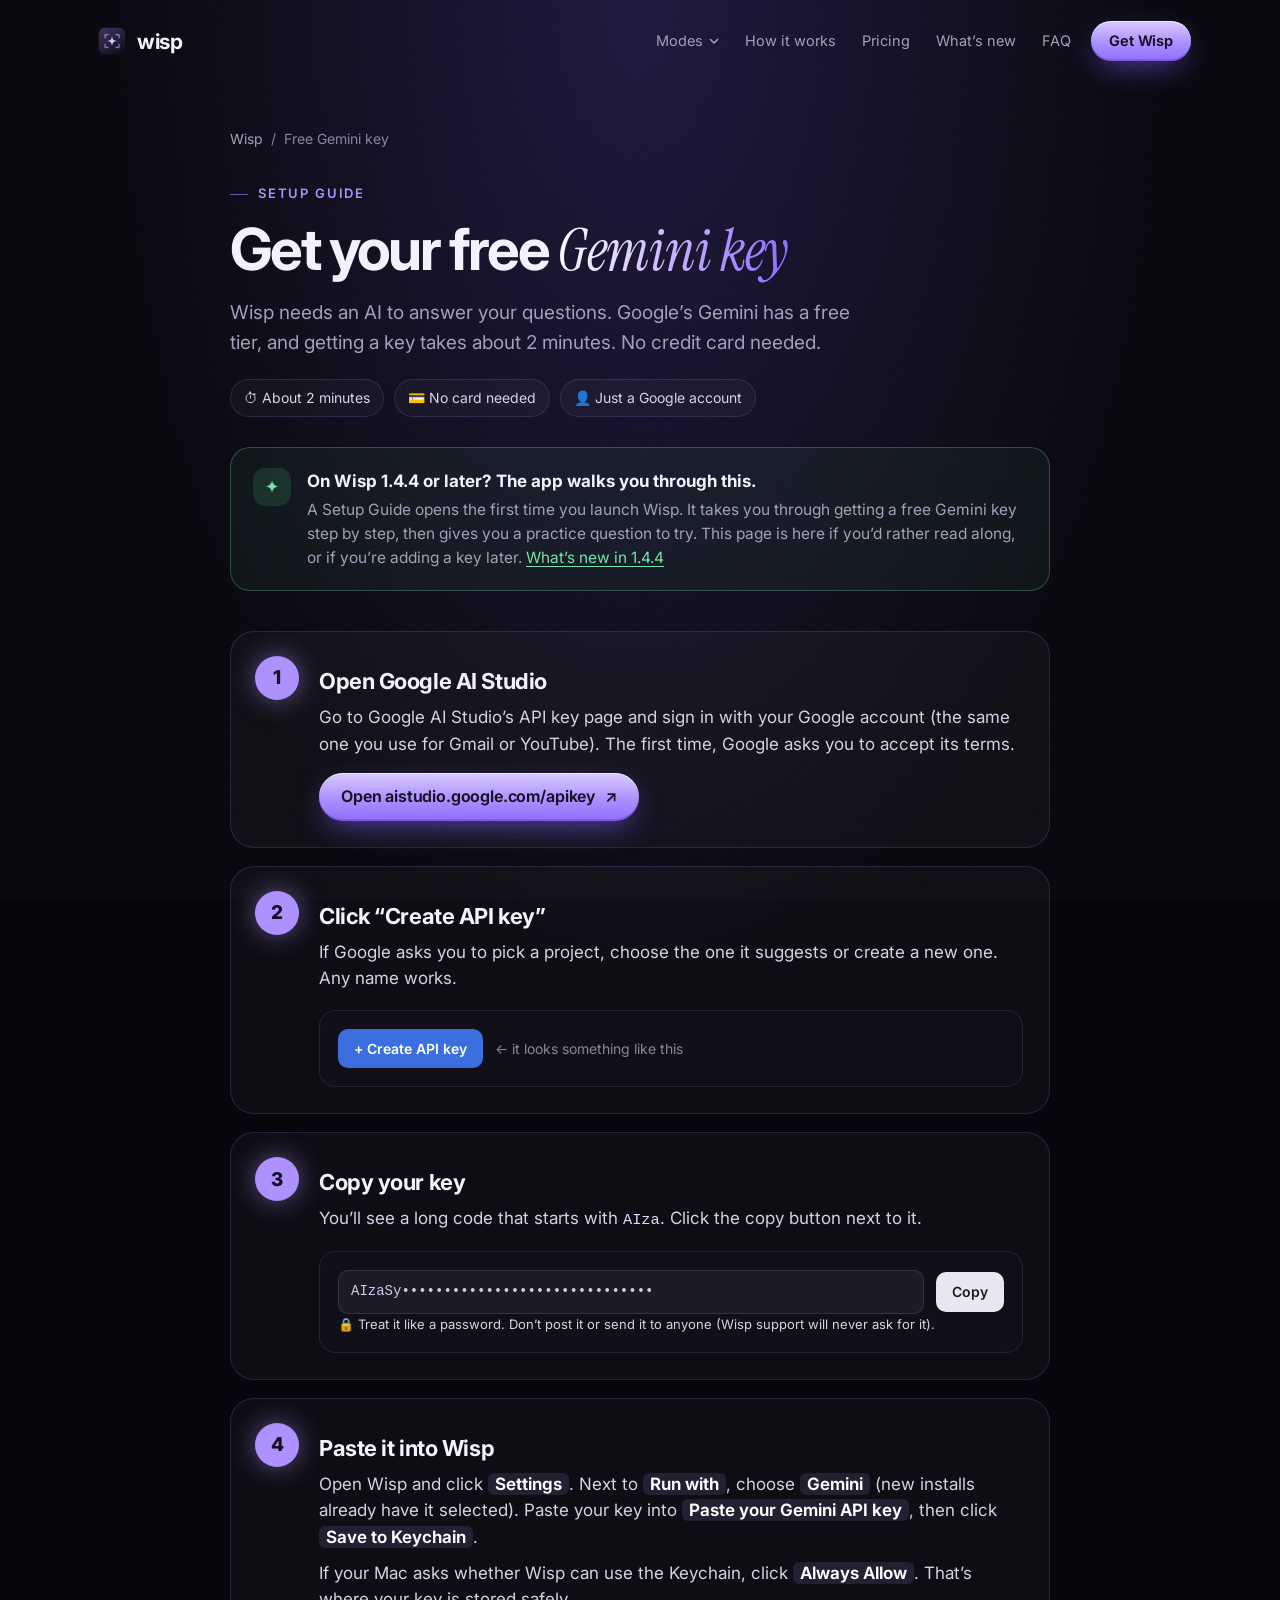
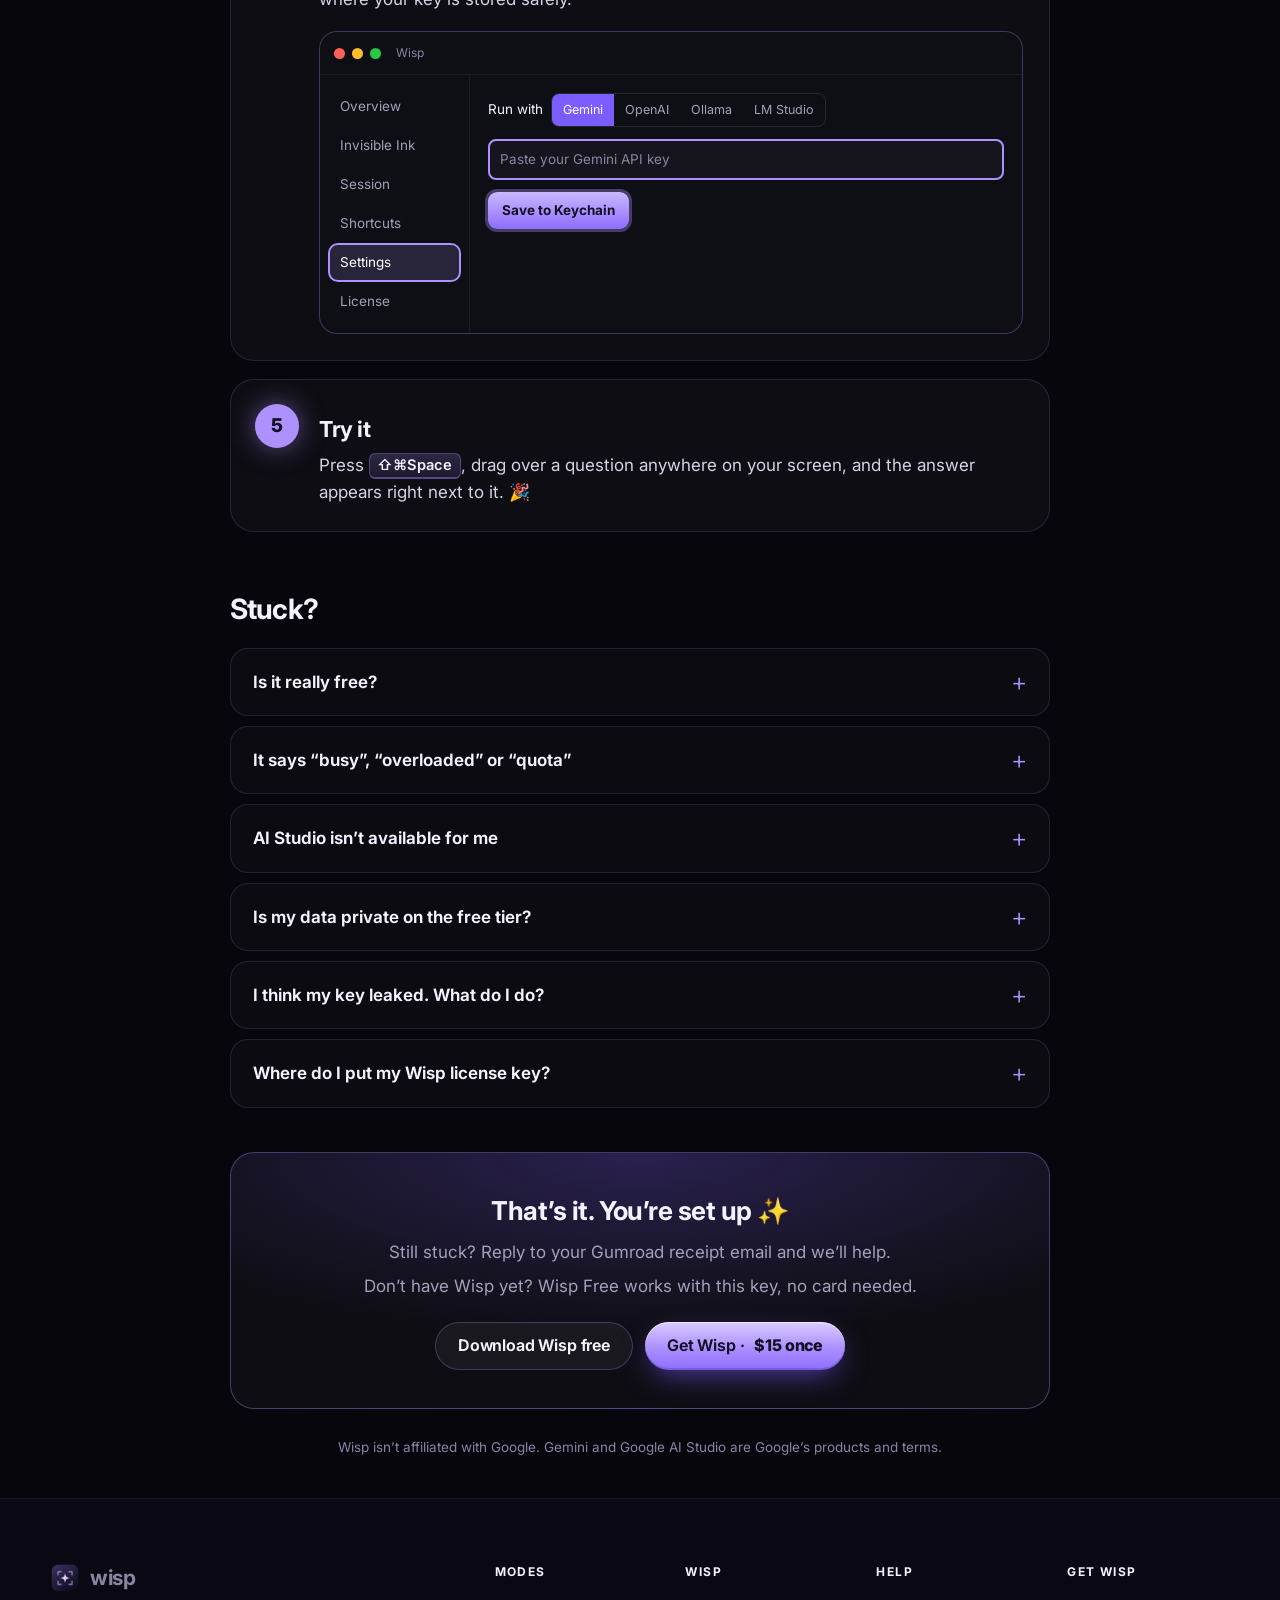
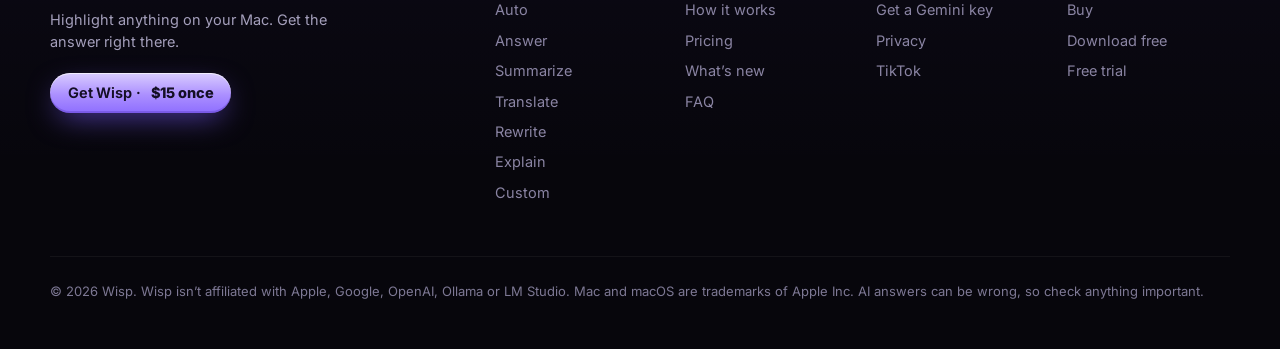
<file: gemini-key.html>
<!doctype html>
<html lang="en">
<head>
<meta charset="utf-8">
<meta name="viewport" content="width=device-width, initial-scale=1, viewport-fit=cover">
<title>How to get a free Gemini API key for Wisp (step by step)</title>
<meta name="description" content="A 2-minute, step-by-step guide to getting a free Google Gemini API key and adding it to Wisp for Mac. No credit card needed.">
<link rel="canonical" href="https://wispformac.com/gemini-key.html">
<meta name="theme-color" content="#07060c">
<link rel="icon" type="image/png" href="favicon.png">
<link rel="apple-touch-icon" href="apple-touch-icon.png">
<meta property="og:type" content="article">
<meta property="og:site_name" content="Wisp">
<meta property="og:locale" content="en_US">
<meta property="og:title" content="Get a free Gemini key for Wisp (2 minutes)">
<meta property="og:description" content="Step by step: get a free Google Gemini API key and paste it into Wisp.">
<meta property="og:url" content="https://wispformac.com/gemini-key.html">
<meta property="og:image" content="https://wispformac.com/og/gemini-key.jpg">
<meta property="og:image:width" content="1200">
<meta property="og:image:height" content="630">
<meta property="og:image:alt" content="Get a free Gemini key for Wisp, step by step">
<meta name="twitter:card" content="summary_large_image">
<meta name="twitter:title" content="Get a free Gemini key for Wisp (2 minutes)">
<meta name="twitter:description" content="Step by step: get a free Google Gemini API key and paste it into Wisp.">
<meta name="twitter:image" content="https://wispformac.com/og/gemini-key.jpg">
<meta name="twitter:image:alt" content="Get a free Gemini key for Wisp, step by step">
<link rel="preconnect" href="https://fonts.googleapis.com">
<link rel="preconnect" href="https://fonts.gstatic.com" crossorigin>
<link href="https://fonts.googleapis.com/css2?family=Instrument+Serif:ital@0;1&family=Inter:wght@400;500;600;700;800&display=swap" rel="stylesheet">
<link rel="stylesheet" href="assets/site.css">
<script src="assets/site.js" defer></script>
<script type="application/ld+json">
{
 "@context": "https://schema.org",
 "@type": "BreadcrumbList",
 "itemListElement": [
  {"@type": "ListItem", "position": 1, "name": "Wisp", "item": "https://wispformac.com/"},
  {"@type": "ListItem", "position": 2, "name": "Get a free Gemini key", "item": "https://wispformac.com/gemini-key.html"}
 ]
}
</script>
<style>
body { background: radial-gradient(60% 40% at 50% 0%, rgba(123,92,255,.2), transparent 70%) no-repeat, var(--bg); }
.guide { width: min(820px, 100% - 32px); margin-inline: auto; padding: 128px 0 40px; }
.guide .crumbs { display: flex; gap: 8px; margin: 0 0 26px; font-size: 14px; color: var(--dim); }
.guide .crumbs a { color: var(--muted); }
.guide .crumbs a:hover { color: var(--ink); }
.guide h1 { font-size: clamp(36px, 7vw, 58px); line-height: 1.02; letter-spacing: -.045em; margin: 0; }
.guide .lede { font-size: 19px; max-width: 640px; margin-top: 18px; }
.chips { display: flex; flex-wrap: wrap; gap: 10px; margin-top: 22px; }
.chips span { font-size: 14px; padding: 7px 13px; border-radius: 999px; border: 1px solid var(--line); background: rgba(255,255,255,.03); color: #d9d4ee; }
.callout { display: flex; gap: 16px; align-items: flex-start; margin-top: 30px; padding: 20px 22px; border-radius: 20px; border: 1px solid rgba(116,227,166,.28); background: rgba(88,214,141,.06); }
.callout .ic { flex: none; width: 38px; height: 38px; border-radius: 12px; display: grid; place-items: center; background: rgba(88,214,141,.14); color: #74e3a6; font-size: 18px; }
.callout b { display: block; color: var(--ink); }
.callout p { margin: 4px 0 0; color: var(--muted); font-size: 15.5px; }
.callout a { color: #74e3a6; text-decoration: underline; text-underline-offset: 3px; }
.gsteps { list-style: none; padding: 0; margin: 40px 0 0; display: grid; grid-template-columns: minmax(0, 1fr); gap: 18px; counter-reset: s; }
.gstep { position: relative; border: 1px solid var(--line); background: rgba(255,255,255,.03); border-radius: 24px; padding: 26px 26px 26px 88px; counter-increment: s; }
.gstep::before { content: counter(s); position: absolute; left: 24px; top: 24px; width: 44px; height: 44px; border-radius: 50%; display: grid; place-items: center;
  font-weight: 800; font-size: 19px; color: #140f25; background: var(--v); box-shadow: 0 0 26px rgba(173,145,255,.5); }
.gstep h2 { margin: 6px 0 6px; font-size: 22px; letter-spacing: -.02em; }
.gstep p { margin: 0; color: #d6d2e6; }
.gstep p + p { margin-top: 10px; }
.gstep .btn { margin-top: 16px; }
.ui { font-weight: 650; color: #fff; background: rgba(173,145,255,.14); padding: 1px 7px; border-radius: 6px; }
.gstep code { font-family: var(--mono); font-size: .9em; color: #e0d6ff; }
.mock { margin-top: 18px; border-radius: 16px; border: 1px solid rgba(255,255,255,.08); background: #111019; padding: 18px; font-size: 14px; }
.mock .row { display: flex; align-items: center; gap: 12px; flex-wrap: wrap; }
.fake-btn { display: inline-block; padding: 9px 16px; border-radius: 10px; background: #e8e6f0; color: #1b1a22; font-weight: 600; font-size: 14px; }
.fake-btn.blue { background: #3b6fe0; color: #fff; }
.keybox { font-family: var(--mono); font-size: 14px; background: #1d1b27; border: 1px solid rgba(255,255,255,.1); border-radius: 10px; padding: 10px 12px; color: #cfc9e6; flex: 1; min-width: 0; overflow: hidden; white-space: nowrap; text-overflow: ellipsis; }
.hint { font-size: 13px; color: var(--dim); margin-top: 8px; }
.wisp-panel { margin-top: 18px; border-radius: 18px; border: 1px solid rgba(173,145,255,.3); background: #0e0f14; overflow: hidden; font-size: 13.5px; }
.wisp-panel .bar { display: flex; gap: 7px; padding: 12px 14px; border-bottom: 1px solid rgba(255,255,255,.06); align-items: center; color: var(--dim); font-size: 12px; }
.wisp-panel .bar i { width: 11px; height: 11px; border-radius: 50%; background: #ff5f57; }
.wisp-panel .bar i:nth-child(2) { background: #febc2e; } .wisp-panel .bar i:nth-child(3) { background: #28c840; }
.wisp-panel .body { display: grid; grid-template-columns: 150px minmax(0, 1fr); min-height: 230px; }
.wisp-panel .side { border-right: 1px solid rgba(255,255,255,.06); padding: 14px 10px; display: grid; gap: 4px; align-content: start; color: var(--muted); }
.wisp-panel .side span { padding: 7px 10px; border-radius: 8px; }
.wisp-panel .side span.on { background: rgba(173,145,255,.16); color: #fff; outline: 2px solid var(--v); }
.wisp-panel .main { padding: 18px; display: grid; gap: 12px; align-content: start; }
.seg { display: inline-flex; flex-wrap: wrap; border: 1px solid rgba(255,255,255,.1); border-radius: 8px; overflow: hidden; }
.seg span { padding: 6px 11px; color: var(--muted); font-size: 12.5px; }
.seg span.on { background: var(--v2); color: #fff; }
.field { border: 2px solid var(--v); border-radius: 8px; padding: 8px 10px; color: var(--dim); background: #16151e; }
.save { justify-self: start; padding: 8px 14px; border-radius: 9px; background: linear-gradient(180deg, #c9b8ff, #8e6eff); color: #140f25; font-weight: 700; outline: 3px solid rgba(173,145,255,.35); }
.stuck { margin-top: 56px; }
.stuck h2 { font-size: 28px; letter-spacing: -.03em; margin: 0 0 16px; }
.stuck .faq { max-width: none; }
.done { margin-top: 44px; text-align: center; border-radius: 24px; padding: 38px 22px; border: 1px solid rgba(173,145,255,.35);
  background: radial-gradient(120% 120% at 50% 0%, rgba(123,92,255,.25), transparent 60%), rgba(255,255,255,.03); }
.done h2 { margin: 0; font-size: 26px; letter-spacing: -.02em; }
.done p { color: var(--muted); margin: 8px 0 0; }
.done .cta-row { justify-content: center; margin-top: 22px; }
.g-note { margin: 28px 0 0; color: var(--dim); font-size: 13.5px; text-align: center; }
@media (max-width: 560px) {
  .guide { padding-top: 104px; }
  .gstep { padding: 80px 20px 22px; } .gstep::before { top: 20px; left: 20px; }
  .wisp-panel .body { grid-template-columns: minmax(0, 1fr); } .wisp-panel .side { display: none; }
  .callout { flex-direction: column; gap: 10px; }
}
</style>
</head>
<body>
<!-- site:header (shared by every page; edit all pages together) -->
<a class="skip" href="#main">Skip to content</a>
<header class="nav" id="nav">
  <a class="brand" href="./" aria-label="Wisp home"><img src="favicon.png" alt="" width="30" height="30"><span>wisp</span></a>
  <nav class="links" aria-label="Main">
    <div class="dd">
      <button class="dd-btn" type="button" aria-expanded="false" aria-controls="dd-modes">Modes<svg viewBox="0 0 10 10" aria-hidden="true"><path d="M1.5 3.5 5 7l3.5-3.5" fill="none" stroke="currentColor" stroke-width="1.6" stroke-linecap="round" stroke-linejoin="round"/></svg></button>
      <div class="dd-panel" id="dd-modes">
        <a class="mlink" href="auto.html"><span class="ic"><svg viewBox="0 0 24 24" fill="none" stroke="currentColor" stroke-width="1.8" stroke-linecap="round" stroke-linejoin="round" aria-hidden="true"><path d="M12 3l1.9 5.6L19.5 10.5l-5.6 1.9L12 18l-1.9-5.6L4.5 10.5l5.6-1.9z"/><path d="M19 15l.7 1.8 1.8.7-1.8.7L19 20l-.7-1.8-1.8-.7 1.8-.7z"/></svg></span><b>Auto</b><kbd>⇧⌘Space</kbd><small>Picks the right mode for you</small></a>
        <a class="mlink" href="answer.html"><span class="ic"><svg viewBox="0 0 24 24" fill="none" stroke="currentColor" stroke-width="1.8" stroke-linecap="round" stroke-linejoin="round" aria-hidden="true"><path d="M21 12a8 8 0 0 1-11.6 7.1L4 20l1-4.6A8 8 0 1 1 21 12z"/><path d="M9.5 9.5a2.5 2.5 0 1 1 3.5 2.3c-.6.3-1 .9-1 1.6v.1M12 16.5h.01"/></svg></span><b>Answer</b><kbd>⌃1</kbd><small>The direct answer first, then a short why</small></a>
        <a class="mlink" href="summarize.html"><span class="ic"><svg viewBox="0 0 24 24" fill="none" stroke="currentColor" stroke-width="1.8" stroke-linecap="round" stroke-linejoin="round" aria-hidden="true"><path d="M4 6h16M4 12h10M4 18h13"/></svg></span><b>Summarize</b><kbd>⌃2</kbd><small>Long text in four short bullets</small></a>
        <a class="mlink" href="translate.html"><span class="ic"><svg viewBox="0 0 24 24" fill="none" stroke="currentColor" stroke-width="1.8" stroke-linecap="round" stroke-linejoin="round" aria-hidden="true"><path d="M4 5h9M8.5 3v2M6 5c.6 3.2 2.6 5.8 5.5 7M11 5c-.7 3.6-3 6.5-6.5 8"/><path d="M12.5 21l4-9 4 9M14 18h5"/></svg></span><b>Translate</b><kbd>⌃3</kbd><small>Any language into yours</small></a>
        <a class="mlink" href="rewrite.html"><span class="ic"><svg viewBox="0 0 24 24" fill="none" stroke="currentColor" stroke-width="1.8" stroke-linecap="round" stroke-linejoin="round" aria-hidden="true"><path d="M12 20h9"/><path d="M16.5 3.5a2.1 2.1 0 0 1 3 3L7 19l-4 1 1-4z"/></svg></span><b>Rewrite</b><kbd>⌃4</kbd><small>Clear, natural and polished</small></a>
        <a class="mlink" href="explain.html"><span class="ic"><svg viewBox="0 0 24 24" fill="none" stroke="currentColor" stroke-width="1.8" stroke-linecap="round" stroke-linejoin="round" aria-hidden="true"><path d="M9 18h6M10 21h4"/><path d="M12 3a6 6 0 0 0-3.6 10.8c.7.5 1.1 1.3 1.1 2.2h5c0-.9.4-1.7 1.1-2.2A6 6 0 0 0 12 3z"/></svg></span><b>Explain</b><kbd>⌃5</kbd><small>Code, charts and hard ideas, simply</small></a>
        <a class="mlink" href="custom.html"><span class="ic"><svg viewBox="0 0 24 24" fill="none" stroke="currentColor" stroke-width="1.8" stroke-linecap="round" stroke-linejoin="round" aria-hidden="true"><path d="M4 21v-7M4 10V3M12 21v-9M12 8V3M20 21v-5M20 12V3M1 14h6M9 8h6M17 16h6"/></svg></span><b>Custom</b><kbd>⌃6</kbd><small>Your own instruction, one shortcut away</small></a>
        <div class="dd-foot"><span>Every mode has its own shortcut.</span><a href="./#modes">Compare all modes →</a></div>
      </div>
    </div>
    <a href="./#how">How it works</a>
    <a href="./#pricing">Pricing</a>
    <a href="changelog.html">What’s new</a>
    <a href="./#faq">FAQ</a>
  </nav>
  <a class="btn btn-primary btn-sm nav-cta" href="https://gamingdude1.gumroad.com/l/wisp-lifetime" data-gumroad-overlay-checkout="true">Get Wisp</a>
  <button class="menu-btn" type="button" aria-expanded="false" aria-controls="mnav" aria-label="Open menu"><i></i><i></i></button>
</header>
<div class="mnav" id="mnav" hidden>
  <p class="mnav-h">Modes</p>
  <div class="mnav-modes">
    <a class="mlink" href="auto.html"><span class="ic"><svg viewBox="0 0 24 24" fill="none" stroke="currentColor" stroke-width="1.8" stroke-linecap="round" stroke-linejoin="round" aria-hidden="true"><path d="M12 3l1.9 5.6L19.5 10.5l-5.6 1.9L12 18l-1.9-5.6L4.5 10.5l5.6-1.9z"/><path d="M19 15l.7 1.8 1.8.7-1.8.7L19 20l-.7-1.8-1.8-.7 1.8-.7z"/></svg></span><b>Auto</b></a>
    <a class="mlink" href="answer.html"><span class="ic"><svg viewBox="0 0 24 24" fill="none" stroke="currentColor" stroke-width="1.8" stroke-linecap="round" stroke-linejoin="round" aria-hidden="true"><path d="M21 12a8 8 0 0 1-11.6 7.1L4 20l1-4.6A8 8 0 1 1 21 12z"/><path d="M9.5 9.5a2.5 2.5 0 1 1 3.5 2.3c-.6.3-1 .9-1 1.6v.1M12 16.5h.01"/></svg></span><b>Answer</b></a>
    <a class="mlink" href="summarize.html"><span class="ic"><svg viewBox="0 0 24 24" fill="none" stroke="currentColor" stroke-width="1.8" stroke-linecap="round" stroke-linejoin="round" aria-hidden="true"><path d="M4 6h16M4 12h10M4 18h13"/></svg></span><b>Summarize</b></a>
    <a class="mlink" href="translate.html"><span class="ic"><svg viewBox="0 0 24 24" fill="none" stroke="currentColor" stroke-width="1.8" stroke-linecap="round" stroke-linejoin="round" aria-hidden="true"><path d="M4 5h9M8.5 3v2M6 5c.6 3.2 2.6 5.8 5.5 7M11 5c-.7 3.6-3 6.5-6.5 8"/><path d="M12.5 21l4-9 4 9M14 18h5"/></svg></span><b>Translate</b></a>
    <a class="mlink" href="rewrite.html"><span class="ic"><svg viewBox="0 0 24 24" fill="none" stroke="currentColor" stroke-width="1.8" stroke-linecap="round" stroke-linejoin="round" aria-hidden="true"><path d="M12 20h9"/><path d="M16.5 3.5a2.1 2.1 0 0 1 3 3L7 19l-4 1 1-4z"/></svg></span><b>Rewrite</b></a>
    <a class="mlink" href="explain.html"><span class="ic"><svg viewBox="0 0 24 24" fill="none" stroke="currentColor" stroke-width="1.8" stroke-linecap="round" stroke-linejoin="round" aria-hidden="true"><path d="M9 18h6M10 21h4"/><path d="M12 3a6 6 0 0 0-3.6 10.8c.7.5 1.1 1.3 1.1 2.2h5c0-.9.4-1.7 1.1-2.2A6 6 0 0 0 12 3z"/></svg></span><b>Explain</b></a>
    <a class="mlink" href="custom.html"><span class="ic"><svg viewBox="0 0 24 24" fill="none" stroke="currentColor" stroke-width="1.8" stroke-linecap="round" stroke-linejoin="round" aria-hidden="true"><path d="M4 21v-7M4 10V3M12 21v-9M12 8V3M20 21v-5M20 12V3M1 14h6M9 8h6M17 16h6"/></svg></span><b>Custom</b></a>
  </div>
  <div class="mnav-links">
    <a href="./#how">How it works</a>
    <a href="./#pricing">Pricing</a>
    <a href="changelog.html">What’s new</a>
    <a href="./#faq">FAQ</a>
    <a href="gemini-key.html">Get a free Gemini key</a>
  </div>
  <div class="mnav-cta">
    <a class="btn btn-primary btn-lg" href="https://gamingdude1.gumroad.com/l/wisp-lifetime" data-gumroad-overlay-checkout="true">Get Wisp · <span class="price-tag">$15 once</span></a>
    <a class="btn btn-ghost btn-lg" href="https://gamingdude1.gumroad.com/l/wisp-free" data-gumroad-overlay-checkout="true">Download free</a>
  </div>
  <p class="mnav-note">On your phone? Get it now and download Wisp on your Mac later. The download link is in your email.</p>
</div>
<!-- /site:header -->

<main id="main" class="guide">
  <nav class="crumbs" aria-label="Breadcrumb"><a href="./">Wisp</a><span aria-hidden="true">/</span><span aria-current="page">Free Gemini key</span></nav>
  <p class="eyebrow">Setup guide</p>
  <h1>Get your free <span class="serif grad">Gemini key</span></h1>
  <p class="lede">Wisp needs an AI to answer your questions. Google’s Gemini has a free tier, and getting a key takes about 2 minutes. No credit card needed.</p>
  <div class="chips"><span>⏱ About 2 minutes</span><span>💳 No card needed</span><span>👤 Just a Google account</span></div>

  <div class="callout">
    <span class="ic" aria-hidden="true">✦</span>
    <div><b>On Wisp 1.4.4 or later? The app walks you through this.</b>
      <p>A Setup Guide opens the first time you launch Wisp. It takes you through getting a free Gemini key step by step, then gives you a practice question to try. This page is here if you’d rather read along, or if you’re adding a key later. <a href="changelog.html">What’s new in 1.4.4</a></p></div>
  </div>

  <ol class="gsteps">
    <li class="gstep">
      <h2>Open Google AI Studio</h2>
      <p>Go to Google AI Studio’s API key page and sign in with your Google account (the same one you use for Gmail or YouTube). The first time, Google asks you to accept its terms.</p>
      <a class="btn btn-primary" href="https://aistudio.google.com/apikey" target="_blank" rel="noopener">Open aistudio.google.com/apikey <span aria-hidden="true">↗</span><span class="sr-only">(opens in a new tab)</span></a>
    </li>
    <li class="gstep">
      <h2>Click “Create API key”</h2>
      <p>If Google asks you to pick a project, choose the one it suggests or create a new one. Any name works.</p>
      <div class="mock" aria-hidden="true">
        <div class="row"><span class="fake-btn blue">+ Create API key</span><span style="color:var(--dim)">← it looks something like this</span></div>
      </div>
    </li>
    <li class="gstep">
      <h2>Copy your key</h2>
      <p>You’ll see a long code that starts with <code>AIza</code>. Click the copy button next to it.</p>
      <div class="mock">
        <div class="row" aria-hidden="true"><span class="keybox">AIzaSy••••••••••••••••••••••••••••••</span><span class="fake-btn">Copy</span></div>
        <p class="hint">🔒 Treat it like a password. Don’t post it or send it to anyone (Wisp support will never ask for it).</p>
      </div>
    </li>
    <li class="gstep">
      <h2>Paste it into Wisp</h2>
      <p>Open Wisp and click <span class="ui">Settings</span>. Next to <span class="ui">Run with</span>, choose <span class="ui">Gemini</span> (new installs already have it selected). Paste your key into <span class="ui">Paste your Gemini API key</span>, then click <span class="ui">Save to Keychain</span>.</p>
      <p>If your Mac asks whether Wisp can use the Keychain, click <span class="ui">Always Allow</span>. That’s where your key is stored safely.</p>
      <div class="wisp-panel" aria-hidden="true">
        <div class="bar"><i></i><i></i><i></i><span style="margin-left:8px">Wisp</span></div>
        <div class="body">
          <div class="side"><span>Overview</span><span>Invisible Ink</span><span>Session</span><span>Shortcuts</span><span class="on">Settings</span><span>License</span></div>
          <div class="main">
            <div>Run with &nbsp;<span class="seg"><span class="on">Gemini</span><span>OpenAI</span><span>Ollama</span><span>LM Studio</span></span></div>
            <div class="field">Paste your Gemini API key</div>
            <span class="save">Save to Keychain</span>
          </div>
        </div>
      </div>
    </li>
    <li class="gstep">
      <h2>Try it</h2>
      <p>Press <kbd>⇧⌘Space</kbd>, drag over a question anywhere on your screen, and the answer appears right next to it. 🎉</p>
    </li>
  </ol>

  <section class="stuck" aria-labelledby="stuck-h">
    <h2 id="stuck-h">Stuck?</h2>
    <div class="faq">
      <details><summary>Is it really free?</summary><div class="a"><p>Yes. Gemini’s free tier has usage limits, so if you ask a lot in a short time, a model can say it’s busy or out of quota. When that happens, Wisp automatically tries your key’s other Gemini models (the “Keep trying other Gemini models” switch in Settings, on by default). Waiting a little also fixes it.</p></div></details>
      <details><summary>It says “busy”, “overloaded” or “quota”</summary><div class="a"><p>That’s Google’s free tier being full for a moment, not a problem with your key. Wait a minute and try again, or pick a different model in Settings → Model and click <b>Refresh models</b>.</p></div></details>
      <details><summary>AI Studio isn’t available for me</summary><div class="a"><p>Google AI Studio isn’t offered in every country, and Google’s terms require you to be 18 or older. If you can’t use it, Wisp also works with an OpenAI key (pay as you go), or fully offline with Ollama or LM Studio, which are free.</p></div></details>
      <details><summary>Is my data private on the free tier?</summary><div class="a"><p>On Gemini’s free tier, Google may use what you send to improve its products, so avoid capturing anything private. For sensitive stuff, run Wisp offline with Ollama or LM Studio, where nothing leaves your Mac.</p></div></details>
      <details><summary>I think my key leaked. What do I do?</summary><div class="a"><p>Go back to aistudio.google.com/apikey, delete that key, and create a new one. Then paste the new key into Wisp and click Save to Keychain.</p></div></details>
      <details><summary>Where do I put my Wisp license key?</summary><div class="a"><p>That’s a different key! Your Wisp license key comes in your Gumroad receipt email. Paste it on Wisp’s <b>License</b> page.</p></div></details>
    </div>
  </section>

  <div class="done">
    <h2>That’s it. You’re set up ✨</h2>
    <p>Still stuck? Reply to your Gumroad receipt email and we’ll help.</p>
    <p>Don’t have Wisp yet? Wisp Free works with this key, no card needed.</p>
    <div class="cta-row">
      <a class="btn btn-ghost" href="https://gamingdude1.gumroad.com/l/wisp-free" data-gumroad-overlay-checkout="true">Download Wisp free</a>
      <a class="btn btn-primary" href="https://gamingdude1.gumroad.com/l/wisp-lifetime" data-gumroad-overlay-checkout="true">Get Wisp · <span class="price-tag">$15 once</span></a>
    </div>
  </div>
  <p class="g-note">Wisp isn’t affiliated with Google. Gemini and Google AI Studio are Google’s products and terms.</p>
</main>

<!-- site:footer (shared by every page; edit all pages together) -->
<footer class="site-foot" data-buybar-hide>
  <div class="wrap">
    <div class="foot-top">
      <div class="foot-brand">
        <a class="brand" href="./"><img src="favicon.png" alt="" width="30" height="30" loading="lazy"><span>wisp</span></a>
        <p>Highlight anything on your Mac. Get the answer right there.</p>
        <a class="btn btn-primary btn-sm" href="https://gamingdude1.gumroad.com/l/wisp-lifetime" data-gumroad-overlay-checkout="true">Get Wisp · <span class="price-tag">$15 once</span></a>
      </div>
      <nav class="foot-cols" aria-label="Footer">
        <div><p class="fh">Modes</p><a href="auto.html">Auto</a><a href="answer.html">Answer</a><a href="summarize.html">Summarize</a><a href="translate.html">Translate</a><a href="rewrite.html">Rewrite</a><a href="explain.html">Explain</a><a href="custom.html">Custom</a></div>
        <div><p class="fh">Wisp</p><a href="./#how">How it works</a><a href="./#pricing">Pricing</a><a href="changelog.html">What’s new</a><a href="./#faq">FAQ</a></div>
        <div><p class="fh">Help</p><a href="gemini-key.html">Get a Gemini key</a><a href="privacy.html">Privacy</a><a href="https://www.tiktok.com/@wispformac" rel="noopener">TikTok</a></div>
        <div><p class="fh">Get Wisp</p><a href="https://gamingdude1.gumroad.com/l/wisp-lifetime">Buy</a><a href="https://gamingdude1.gumroad.com/l/wisp-free">Download free</a><a href="https://gamingdude1.gumroad.com/l/wisp">Free trial</a></div>
      </nav>
    </div>
    <p class="legal">© 2026 Wisp. Wisp isn’t affiliated with Apple, Google, OpenAI, Ollama or LM Studio. Mac and macOS are trademarks of Apple Inc. AI answers can be wrong, so check anything important.</p>
  </div>
</footer>
<!-- /site:footer -->
<script src="https://gumroad.com/js/gumroad.js"></script>
</body>
</html>
</file>
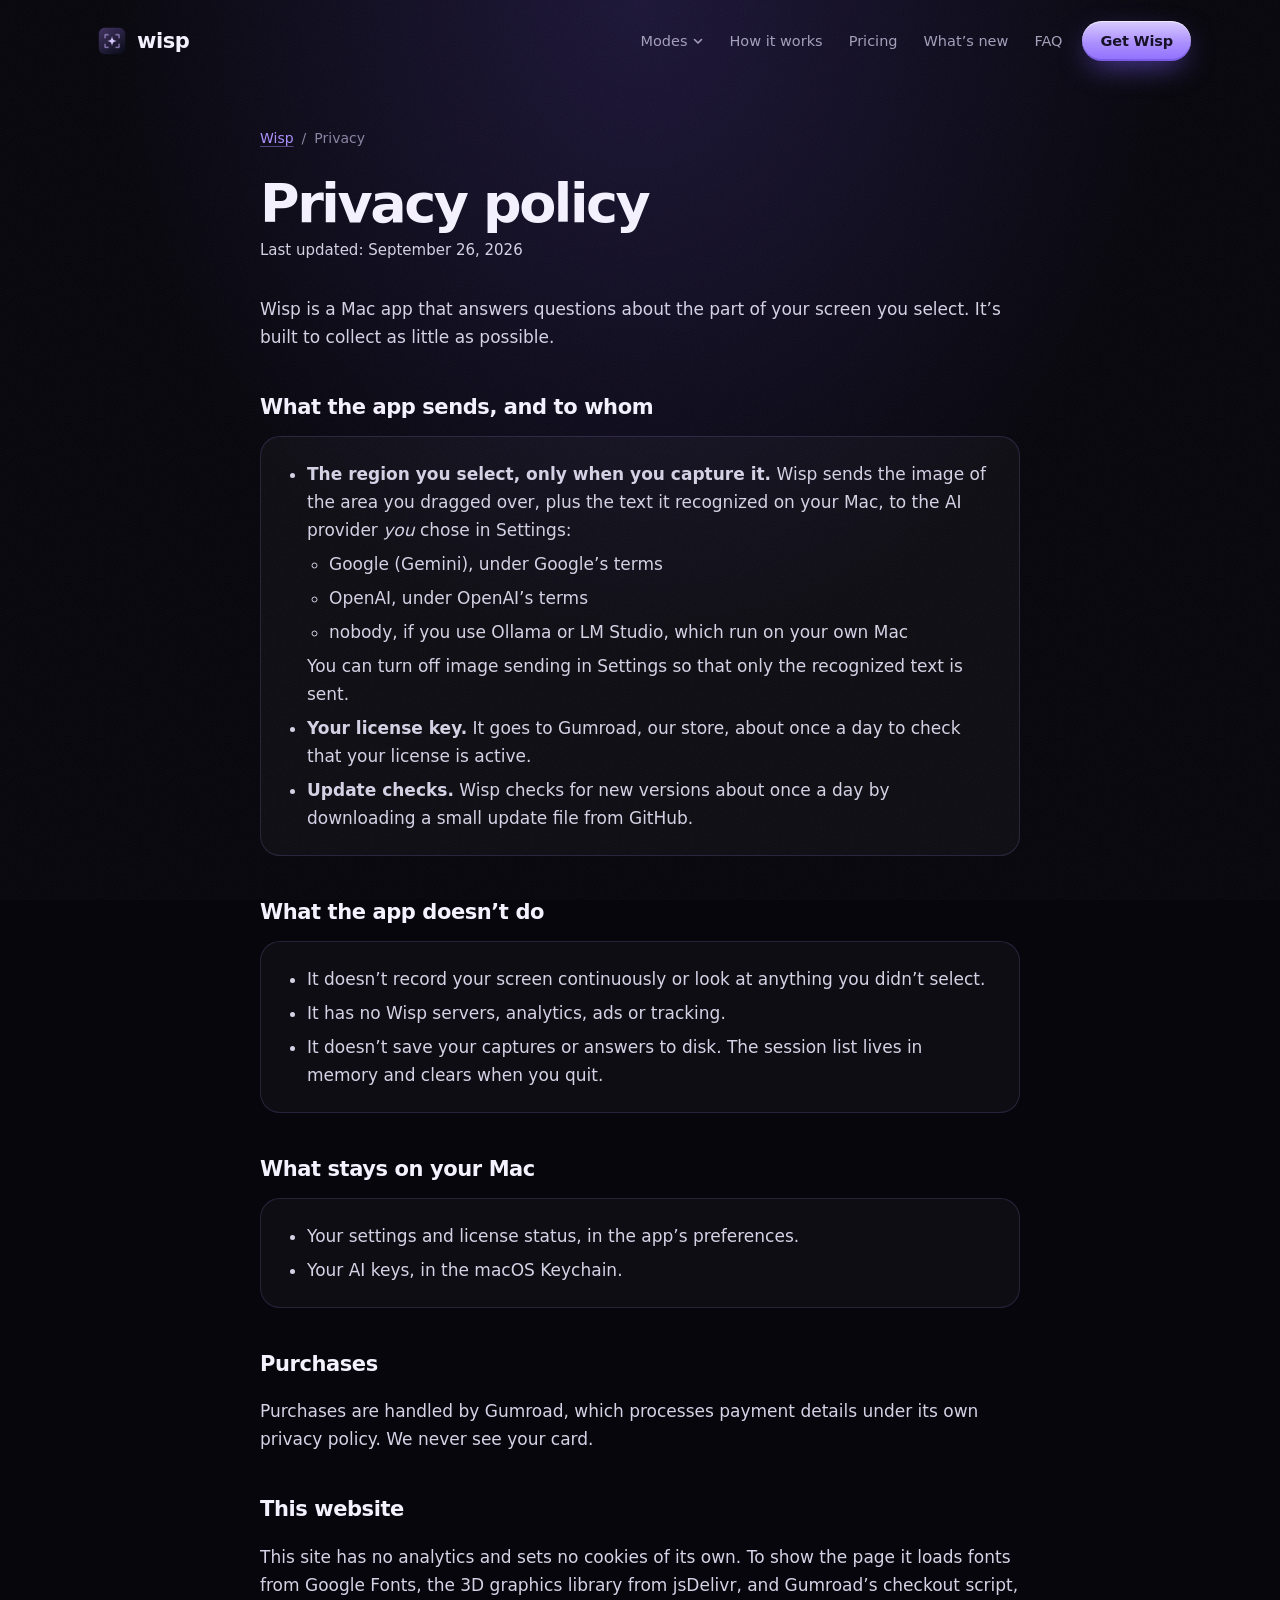
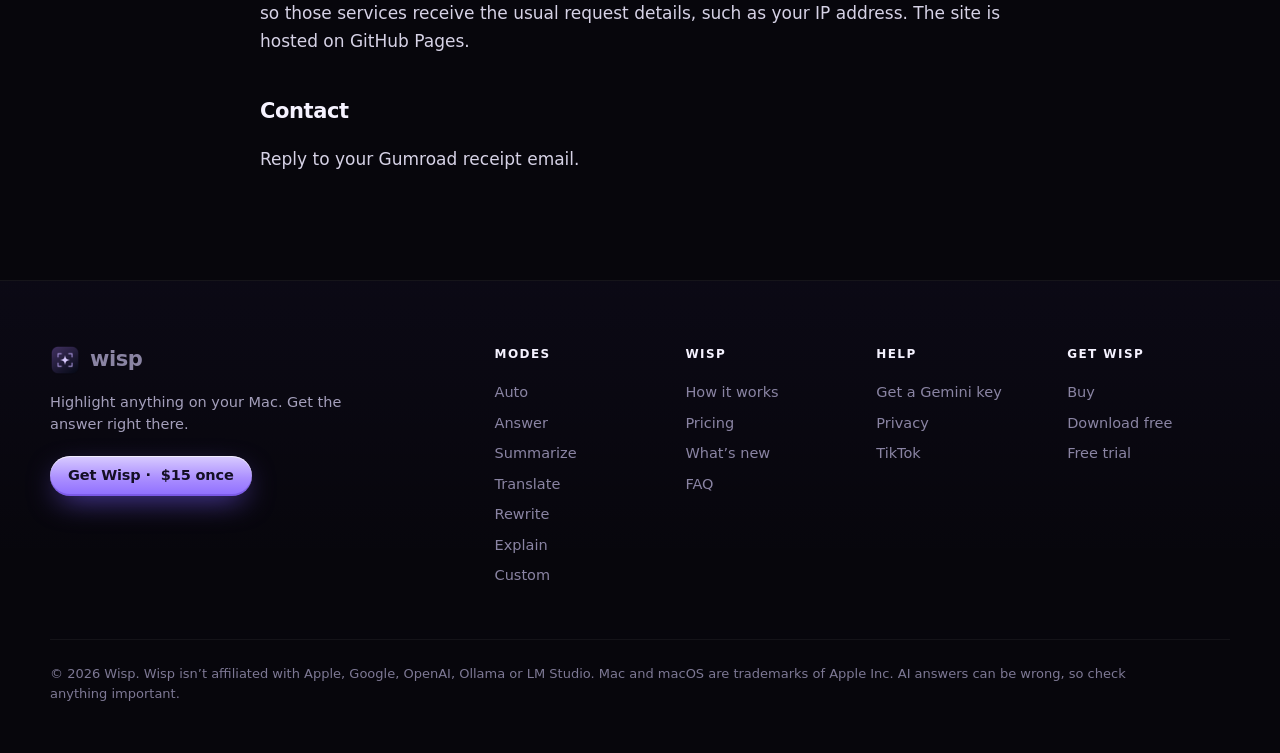
<file: privacy.html>
<!doctype html>
<html lang="en">
<head>
<meta charset="utf-8">
<meta name="viewport" content="width=device-width, initial-scale=1, viewport-fit=cover">
<title>Privacy policy | Wisp for Mac</title>
<meta name="description" content="What the Wisp Mac app sends, to whom, and what it never collects.">
<link rel="canonical" href="https://wispformac.com/privacy.html">
<meta name="theme-color" content="#07060c">
<link rel="icon" type="image/png" href="favicon.png">
<link rel="apple-touch-icon" href="apple-touch-icon.png">
<meta property="og:type" content="website">
<meta property="og:site_name" content="Wisp">
<meta property="og:locale" content="en_US">
<meta property="og:title" content="Wisp privacy policy">
<meta property="og:description" content="What the Wisp Mac app sends, to whom, and what it never collects.">
<meta property="og:url" content="https://wispformac.com/privacy.html">
<meta property="og:image" content="https://wispformac.com/og.png">
<meta property="og:image:width" content="1200">
<meta property="og:image:height" content="630">
<meta property="og:image:alt" content="Wisp: highlight anything, get the answer right there">
<meta name="twitter:card" content="summary_large_image">
<meta name="twitter:title" content="Wisp privacy policy">
<meta name="twitter:description" content="What the Wisp Mac app sends, to whom, and what it never collects.">
<meta name="twitter:image" content="https://wispformac.com/og.png">
<link rel="stylesheet" href="assets/site.css">
<script src="assets/site.js" defer></script>
<style>
body { background: radial-gradient(60% 40% at 50% 0%, rgba(123,92,255,.18), transparent 70%) no-repeat, var(--bg); }
.legal-page { width: min(760px, 100% - 32px); margin-inline: auto; padding: 128px 0 90px; }
.legal-page .crumbs { display: flex; gap: 8px; margin: 0 0 26px; font-size: 14px; color: var(--dim); }
.legal-page .crumbs a { color: var(--muted); }
.legal-page .crumbs a:hover { color: var(--ink); }
.legal-page h1 { font-size: clamp(36px, 6vw, 54px); line-height: 1.05; letter-spacing: -.045em; margin: 0 0 6px; }
.updated { color: var(--dim); margin: 0 0 32px; font-size: 15px; }
.legal-page h2 { font-size: 21px; letter-spacing: -.02em; margin: 40px 0 10px; }
.legal-page p, .legal-page li { color: #d6d2e6; line-height: 1.65; }
.legal-page ul { padding-left: 22px; }
.legal-page li { margin: 6px 0; }
.legal-page a:not(.btn) { color: var(--v); text-decoration: underline; text-decoration-color: rgba(173,145,255,.45); text-underline-offset: 3px; }
.legal-page .box { border: 1px solid var(--line); background: rgba(255,255,255,.03); border-radius: 20px; padding: 6px 24px; margin-top: 12px; }
@media (max-width: 600px) { .legal-page { padding-top: 104px; } .legal-page .box { padding: 4px 18px; } }
</style>
</head>
<body>
<!-- site:header (shared by every page; edit all pages together) -->
<a class="skip" href="#main">Skip to content</a>
<header class="nav" id="nav">
  <a class="brand" href="./" aria-label="Wisp home"><img src="favicon.png" alt="" width="30" height="30"><span>wisp</span></a>
  <nav class="links" aria-label="Main">
    <div class="dd">
      <button class="dd-btn" type="button" aria-expanded="false" aria-controls="dd-modes">Modes<svg viewBox="0 0 10 10" aria-hidden="true"><path d="M1.5 3.5 5 7l3.5-3.5" fill="none" stroke="currentColor" stroke-width="1.6" stroke-linecap="round" stroke-linejoin="round"/></svg></button>
      <div class="dd-panel" id="dd-modes">
        <a class="mlink" href="auto.html"><span class="ic"><svg viewBox="0 0 24 24" fill="none" stroke="currentColor" stroke-width="1.8" stroke-linecap="round" stroke-linejoin="round" aria-hidden="true"><path d="M12 3l1.9 5.6L19.5 10.5l-5.6 1.9L12 18l-1.9-5.6L4.5 10.5l5.6-1.9z"/><path d="M19 15l.7 1.8 1.8.7-1.8.7L19 20l-.7-1.8-1.8-.7 1.8-.7z"/></svg></span><b>Auto</b><kbd>⇧⌘Space</kbd><small>Picks the right mode for you</small></a>
        <a class="mlink" href="answer.html"><span class="ic"><svg viewBox="0 0 24 24" fill="none" stroke="currentColor" stroke-width="1.8" stroke-linecap="round" stroke-linejoin="round" aria-hidden="true"><path d="M21 12a8 8 0 0 1-11.6 7.1L4 20l1-4.6A8 8 0 1 1 21 12z"/><path d="M9.5 9.5a2.5 2.5 0 1 1 3.5 2.3c-.6.3-1 .9-1 1.6v.1M12 16.5h.01"/></svg></span><b>Answer</b><kbd>⌃1</kbd><small>The direct answer first, then a short why</small></a>
        <a class="mlink" href="summarize.html"><span class="ic"><svg viewBox="0 0 24 24" fill="none" stroke="currentColor" stroke-width="1.8" stroke-linecap="round" stroke-linejoin="round" aria-hidden="true"><path d="M4 6h16M4 12h10M4 18h13"/></svg></span><b>Summarize</b><kbd>⌃2</kbd><small>Long text in four short bullets</small></a>
        <a class="mlink" href="translate.html"><span class="ic"><svg viewBox="0 0 24 24" fill="none" stroke="currentColor" stroke-width="1.8" stroke-linecap="round" stroke-linejoin="round" aria-hidden="true"><path d="M4 5h9M8.5 3v2M6 5c.6 3.2 2.6 5.8 5.5 7M11 5c-.7 3.6-3 6.5-6.5 8"/><path d="M12.5 21l4-9 4 9M14 18h5"/></svg></span><b>Translate</b><kbd>⌃3</kbd><small>Any language into yours</small></a>
        <a class="mlink" href="rewrite.html"><span class="ic"><svg viewBox="0 0 24 24" fill="none" stroke="currentColor" stroke-width="1.8" stroke-linecap="round" stroke-linejoin="round" aria-hidden="true"><path d="M12 20h9"/><path d="M16.5 3.5a2.1 2.1 0 0 1 3 3L7 19l-4 1 1-4z"/></svg></span><b>Rewrite</b><kbd>⌃4</kbd><small>Clear, natural and polished</small></a>
        <a class="mlink" href="explain.html"><span class="ic"><svg viewBox="0 0 24 24" fill="none" stroke="currentColor" stroke-width="1.8" stroke-linecap="round" stroke-linejoin="round" aria-hidden="true"><path d="M9 18h6M10 21h4"/><path d="M12 3a6 6 0 0 0-3.6 10.8c.7.5 1.1 1.3 1.1 2.2h5c0-.9.4-1.7 1.1-2.2A6 6 0 0 0 12 3z"/></svg></span><b>Explain</b><kbd>⌃5</kbd><small>Code, charts and hard ideas, simply</small></a>
        <a class="mlink" href="custom.html"><span class="ic"><svg viewBox="0 0 24 24" fill="none" stroke="currentColor" stroke-width="1.8" stroke-linecap="round" stroke-linejoin="round" aria-hidden="true"><path d="M4 21v-7M4 10V3M12 21v-9M12 8V3M20 21v-5M20 12V3M1 14h6M9 8h6M17 16h6"/></svg></span><b>Custom</b><kbd>⌃6</kbd><small>Your own instruction, one shortcut away</small></a>
        <div class="dd-foot"><span>Every mode has its own shortcut.</span><a href="./#modes">Compare all modes →</a></div>
      </div>
    </div>
    <a href="./#how">How it works</a>
    <a href="./#pricing">Pricing</a>
    <a href="changelog.html">What’s new</a>
    <a href="./#faq">FAQ</a>
  </nav>
  <a class="btn btn-primary btn-sm nav-cta" href="https://gamingdude1.gumroad.com/l/wisp-lifetime" data-gumroad-overlay-checkout="true">Get Wisp</a>
  <button class="menu-btn" type="button" aria-expanded="false" aria-controls="mnav" aria-label="Open menu"><i></i><i></i></button>
</header>
<div class="mnav" id="mnav" hidden>
  <p class="mnav-h">Modes</p>
  <div class="mnav-modes">
    <a class="mlink" href="auto.html"><span class="ic"><svg viewBox="0 0 24 24" fill="none" stroke="currentColor" stroke-width="1.8" stroke-linecap="round" stroke-linejoin="round" aria-hidden="true"><path d="M12 3l1.9 5.6L19.5 10.5l-5.6 1.9L12 18l-1.9-5.6L4.5 10.5l5.6-1.9z"/><path d="M19 15l.7 1.8 1.8.7-1.8.7L19 20l-.7-1.8-1.8-.7 1.8-.7z"/></svg></span><b>Auto</b></a>
    <a class="mlink" href="answer.html"><span class="ic"><svg viewBox="0 0 24 24" fill="none" stroke="currentColor" stroke-width="1.8" stroke-linecap="round" stroke-linejoin="round" aria-hidden="true"><path d="M21 12a8 8 0 0 1-11.6 7.1L4 20l1-4.6A8 8 0 1 1 21 12z"/><path d="M9.5 9.5a2.5 2.5 0 1 1 3.5 2.3c-.6.3-1 .9-1 1.6v.1M12 16.5h.01"/></svg></span><b>Answer</b></a>
    <a class="mlink" href="summarize.html"><span class="ic"><svg viewBox="0 0 24 24" fill="none" stroke="currentColor" stroke-width="1.8" stroke-linecap="round" stroke-linejoin="round" aria-hidden="true"><path d="M4 6h16M4 12h10M4 18h13"/></svg></span><b>Summarize</b></a>
    <a class="mlink" href="translate.html"><span class="ic"><svg viewBox="0 0 24 24" fill="none" stroke="currentColor" stroke-width="1.8" stroke-linecap="round" stroke-linejoin="round" aria-hidden="true"><path d="M4 5h9M8.5 3v2M6 5c.6 3.2 2.6 5.8 5.5 7M11 5c-.7 3.6-3 6.5-6.5 8"/><path d="M12.5 21l4-9 4 9M14 18h5"/></svg></span><b>Translate</b></a>
    <a class="mlink" href="rewrite.html"><span class="ic"><svg viewBox="0 0 24 24" fill="none" stroke="currentColor" stroke-width="1.8" stroke-linecap="round" stroke-linejoin="round" aria-hidden="true"><path d="M12 20h9"/><path d="M16.5 3.5a2.1 2.1 0 0 1 3 3L7 19l-4 1 1-4z"/></svg></span><b>Rewrite</b></a>
    <a class="mlink" href="explain.html"><span class="ic"><svg viewBox="0 0 24 24" fill="none" stroke="currentColor" stroke-width="1.8" stroke-linecap="round" stroke-linejoin="round" aria-hidden="true"><path d="M9 18h6M10 21h4"/><path d="M12 3a6 6 0 0 0-3.6 10.8c.7.5 1.1 1.3 1.1 2.2h5c0-.9.4-1.7 1.1-2.2A6 6 0 0 0 12 3z"/></svg></span><b>Explain</b></a>
    <a class="mlink" href="custom.html"><span class="ic"><svg viewBox="0 0 24 24" fill="none" stroke="currentColor" stroke-width="1.8" stroke-linecap="round" stroke-linejoin="round" aria-hidden="true"><path d="M4 21v-7M4 10V3M12 21v-9M12 8V3M20 21v-5M20 12V3M1 14h6M9 8h6M17 16h6"/></svg></span><b>Custom</b></a>
  </div>
  <div class="mnav-links">
    <a href="./#how">How it works</a>
    <a href="./#pricing">Pricing</a>
    <a href="changelog.html">What’s new</a>
    <a href="./#faq">FAQ</a>
    <a href="gemini-key.html">Get a free Gemini key</a>
  </div>
  <div class="mnav-cta">
    <a class="btn btn-primary btn-lg" href="https://gamingdude1.gumroad.com/l/wisp-lifetime" data-gumroad-overlay-checkout="true">Get Wisp · <span class="price-tag">$15 once</span></a>
    <a class="btn btn-ghost btn-lg" href="https://gamingdude1.gumroad.com/l/wisp-free" data-gumroad-overlay-checkout="true">Download free</a>
  </div>
  <p class="mnav-note">On your phone? Get it now and download Wisp on your Mac later. The download link is in your email.</p>
</div>
<!-- /site:header -->

<main id="main" class="legal-page">
  <nav class="crumbs" aria-label="Breadcrumb"><a href="./">Wisp</a><span aria-hidden="true">/</span><span aria-current="page">Privacy</span></nav>
  <h1>Privacy policy</h1>
  <p class="updated">Last updated: September 26, 2026</p>
  <p>Wisp is a Mac app that answers questions about the part of your screen you select. It’s built to collect as little as possible.</p>

  <h2>What the app sends, and to whom</h2>
  <div class="box">
    <ul>
      <li><strong>The region you select, only when you capture it.</strong> Wisp sends the image of the area you dragged over, plus the text it recognized on your Mac, to the AI provider <em>you</em> chose in Settings:
        <ul>
          <li>Google (Gemini), under Google’s terms</li>
          <li>OpenAI, under OpenAI’s terms</li>
          <li>nobody, if you use Ollama or LM Studio, which run on your own Mac</li>
        </ul>
        You can turn off image sending in Settings so that only the recognized text is sent.</li>
      <li><strong>Your license key.</strong> It goes to Gumroad, our store, about once a day to check that your license is active.</li>
      <li><strong>Update checks.</strong> Wisp checks for new versions about once a day by downloading a small update file from GitHub.</li>
    </ul>
  </div>

  <h2>What the app doesn’t do</h2>
  <div class="box">
    <ul>
      <li>It doesn’t record your screen continuously or look at anything you didn’t select.</li>
      <li>It has no Wisp servers, analytics, ads or tracking.</li>
      <li>It doesn’t save your captures or answers to disk. The session list lives in memory and clears when you quit.</li>
    </ul>
  </div>

  <h2>What stays on your Mac</h2>
  <div class="box">
    <ul>
      <li>Your settings and license status, in the app’s preferences.</li>
      <li>Your AI keys, in the macOS Keychain.</li>
    </ul>
  </div>

  <h2>Purchases</h2>
  <p>Purchases are handled by Gumroad, which processes payment details under its own privacy policy. We never see your card.</p>

  <h2>This website</h2>
  <p>This site has no analytics and sets no cookies of its own. To show the page it loads fonts from Google Fonts, the 3D graphics library from jsDelivr, and Gumroad’s checkout script, so those services receive the usual request details, such as your IP address. The site is hosted on GitHub Pages.</p>

  <h2>Contact</h2>
  <p>Reply to your Gumroad receipt email.</p>
</main>

<!-- site:footer (shared by every page; edit all pages together) -->
<footer class="site-foot" data-buybar-hide>
  <div class="wrap">
    <div class="foot-top">
      <div class="foot-brand">
        <a class="brand" href="./"><img src="favicon.png" alt="" width="30" height="30" loading="lazy"><span>wisp</span></a>
        <p>Highlight anything on your Mac. Get the answer right there.</p>
        <a class="btn btn-primary btn-sm" href="https://gamingdude1.gumroad.com/l/wisp-lifetime" data-gumroad-overlay-checkout="true">Get Wisp · <span class="price-tag">$15 once</span></a>
      </div>
      <nav class="foot-cols" aria-label="Footer">
        <div><p class="fh">Modes</p><a href="auto.html">Auto</a><a href="answer.html">Answer</a><a href="summarize.html">Summarize</a><a href="translate.html">Translate</a><a href="rewrite.html">Rewrite</a><a href="explain.html">Explain</a><a href="custom.html">Custom</a></div>
        <div><p class="fh">Wisp</p><a href="./#how">How it works</a><a href="./#pricing">Pricing</a><a href="changelog.html">What’s new</a><a href="./#faq">FAQ</a></div>
        <div><p class="fh">Help</p><a href="gemini-key.html">Get a Gemini key</a><a href="privacy.html">Privacy</a><a href="https://www.tiktok.com/@wispformac" rel="noopener">TikTok</a></div>
        <div><p class="fh">Get Wisp</p><a href="https://gamingdude1.gumroad.com/l/wisp-lifetime">Buy</a><a href="https://gamingdude1.gumroad.com/l/wisp-free">Download free</a><a href="https://gamingdude1.gumroad.com/l/wisp">Free trial</a></div>
      </nav>
    </div>
    <p class="legal">© 2026 Wisp. Wisp isn’t affiliated with Apple, Google, OpenAI, Ollama or LM Studio. Mac and macOS are trademarks of Apple Inc. AI answers can be wrong, so check anything important.</p>
  </div>
</footer>
<!-- /site:footer -->
</body>
</html>
</file>
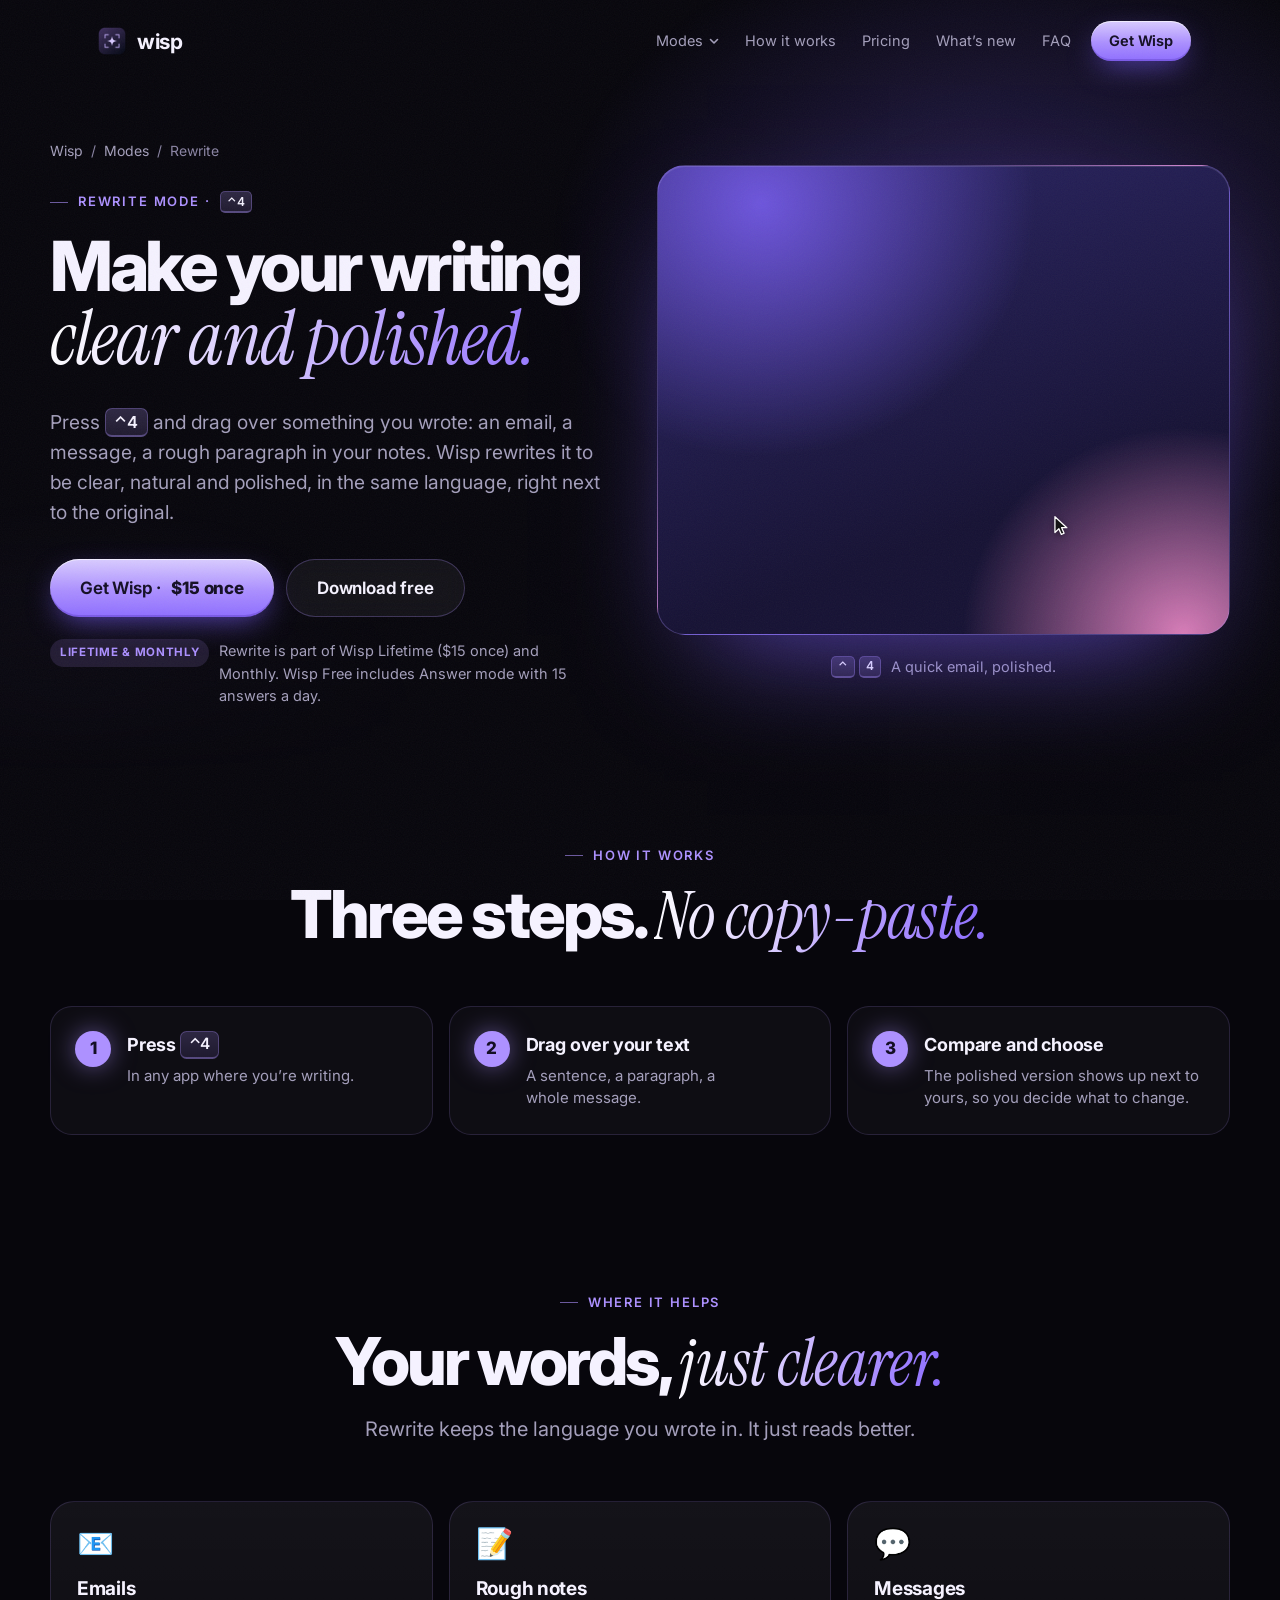
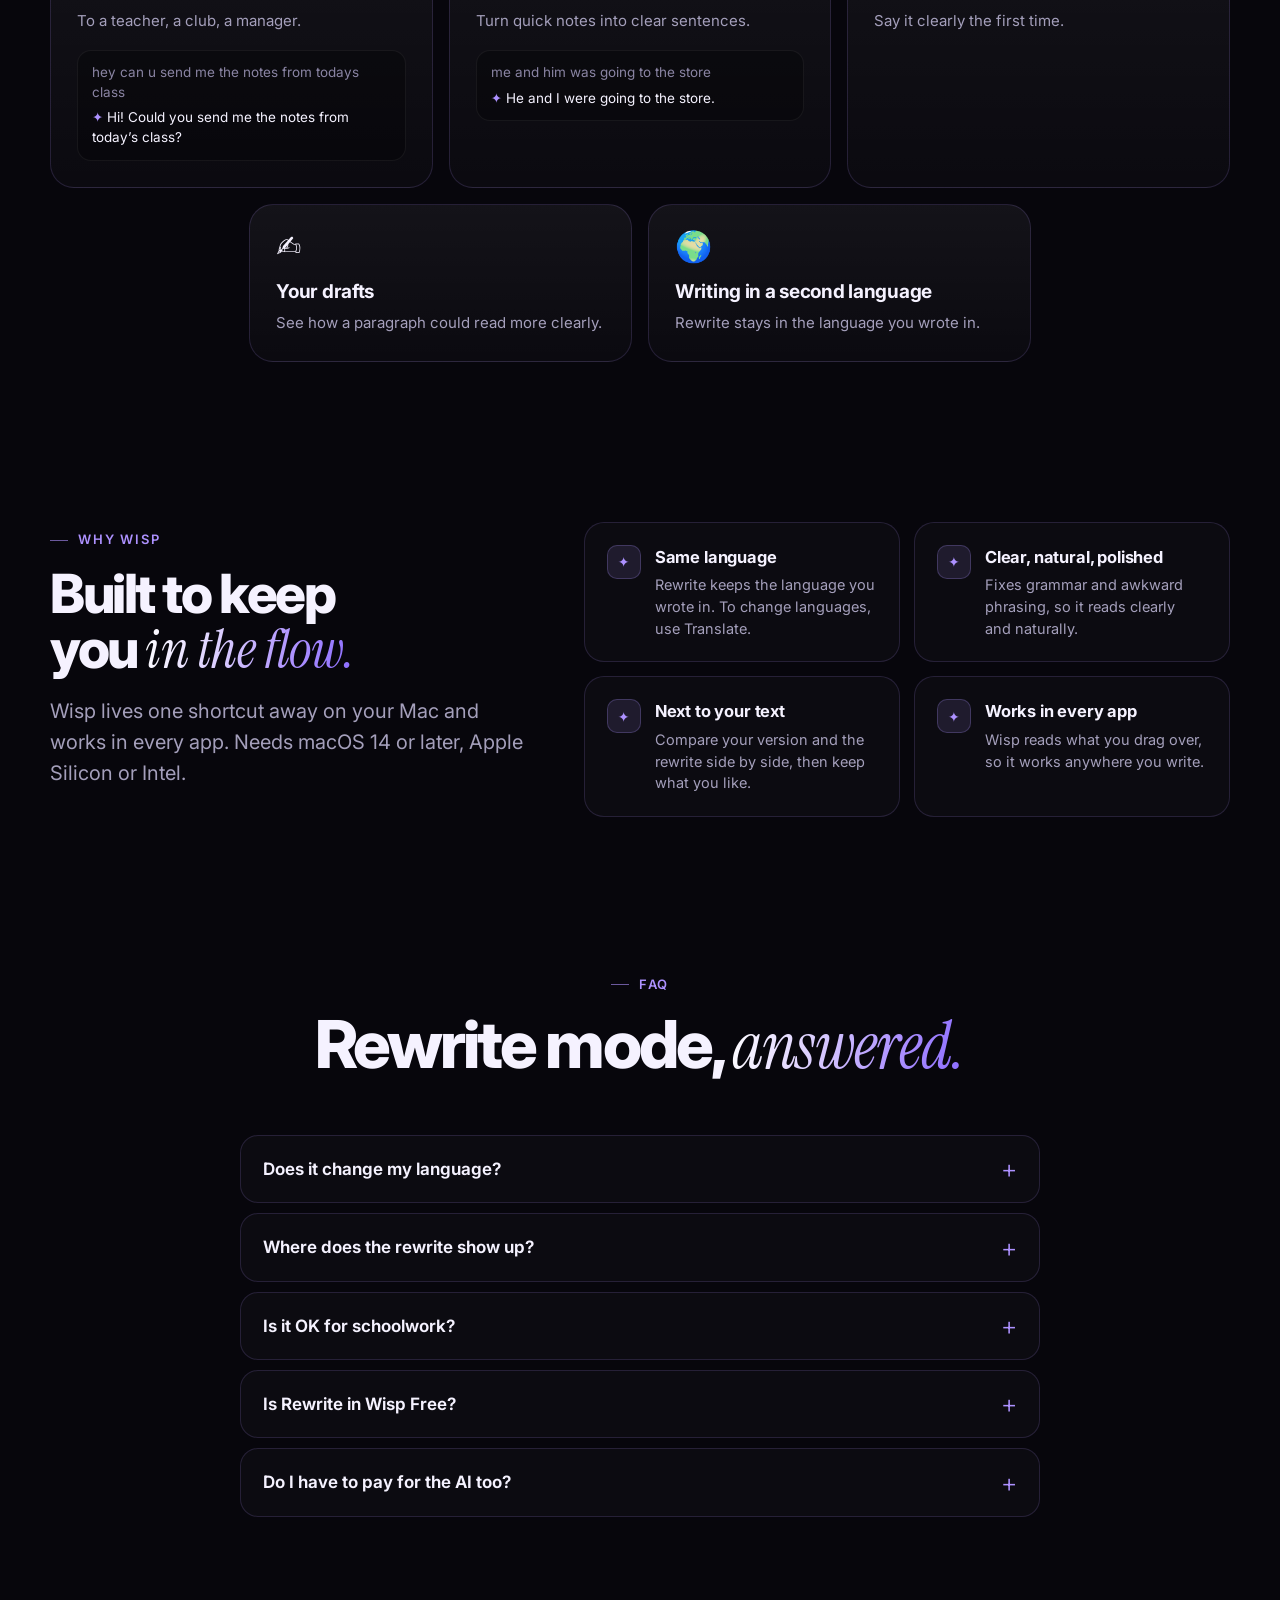
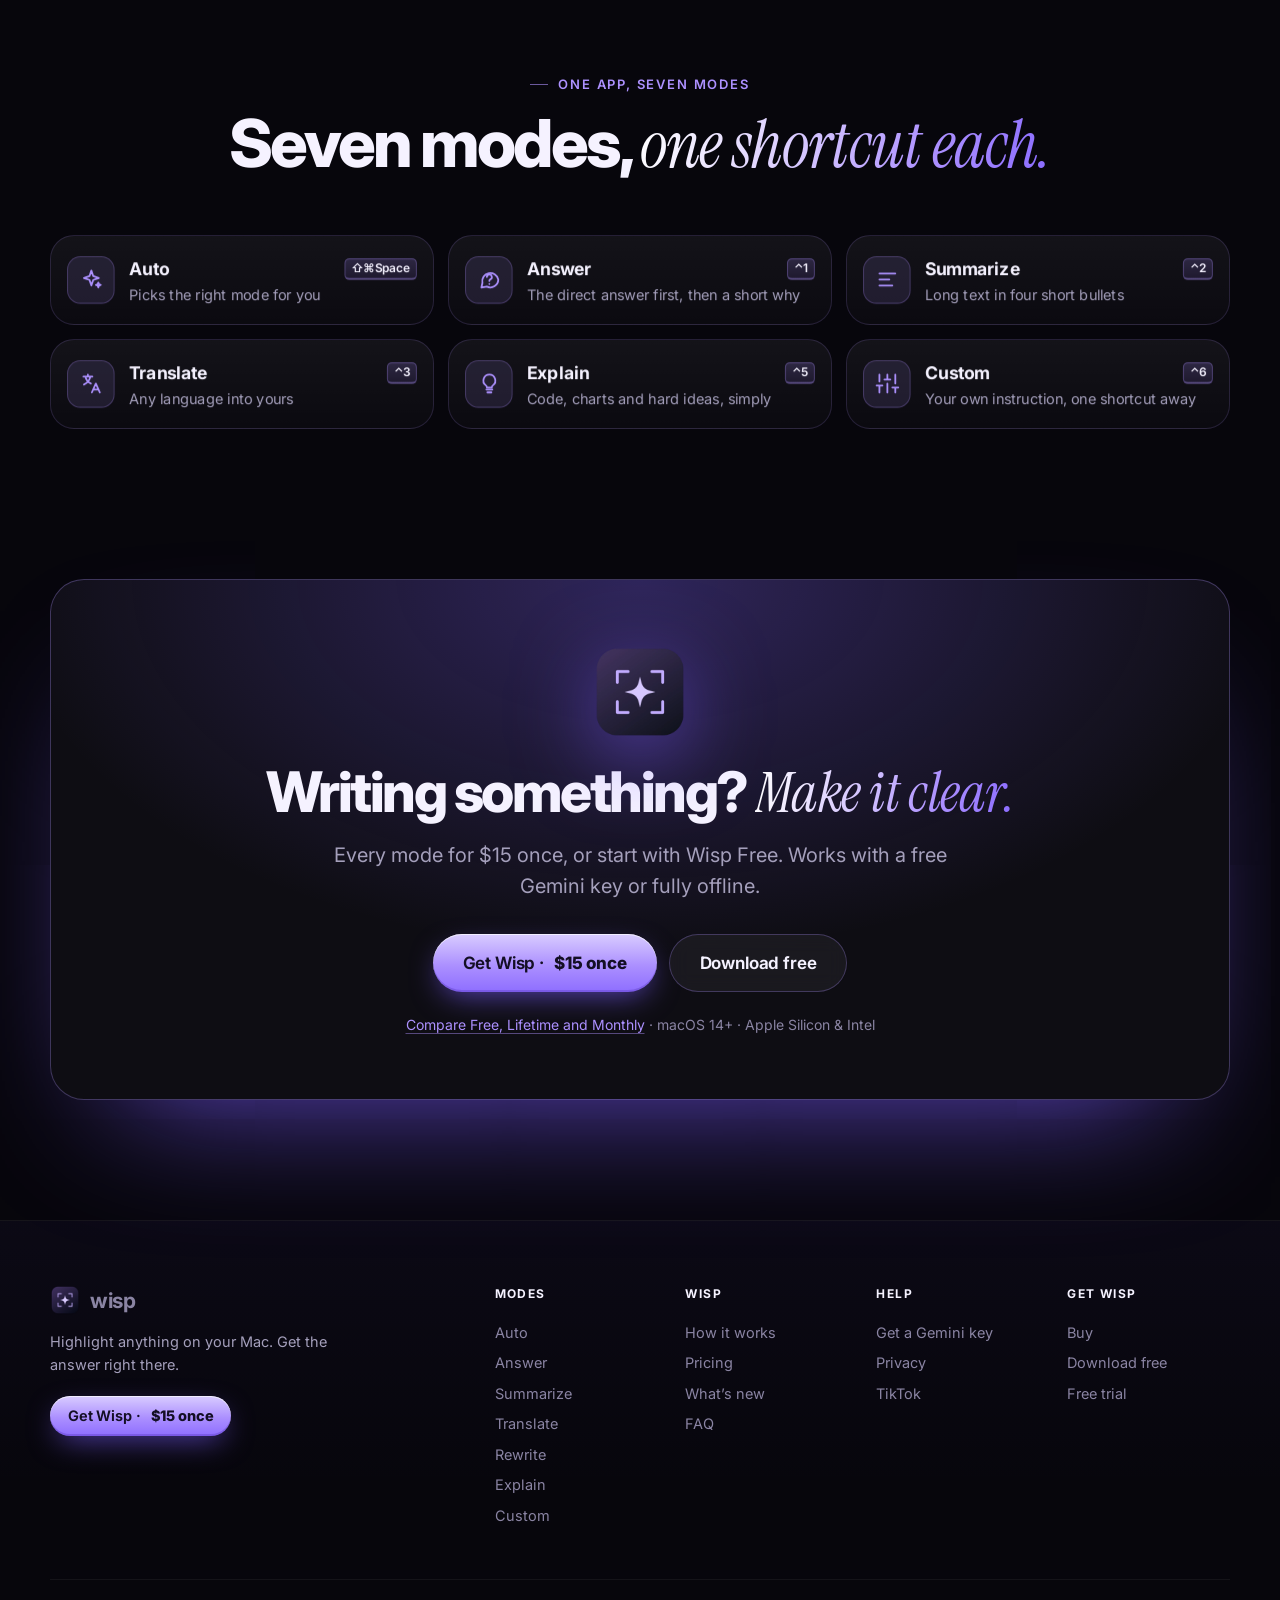
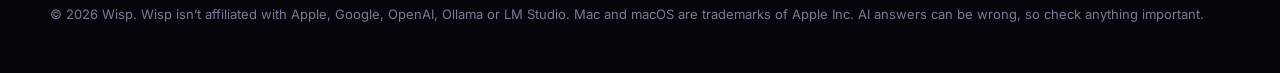
<file: rewrite.html>
<!doctype html>
<html lang="en">
<head>
<meta charset="utf-8">
<meta name="viewport" content="width=device-width, initial-scale=1, viewport-fit=cover">
<title>Polish your writing anywhere on your Mac | Wisp</title>
<meta name="description" content="Press ⌃4 and drag over your own writing in any app. Wisp rewrites it to be clear, natural and polished, in the same language, right next to the original.">
<link rel="canonical" href="https://wispformac.com/rewrite.html">
<meta name="theme-color" content="#07060c">
<link rel="icon" type="image/png" href="favicon.png">
<link rel="apple-touch-icon" href="apple-touch-icon.png">
<meta property="og:type" content="website">
<meta property="og:site_name" content="Wisp">
<meta property="og:locale" content="en_US">
<meta property="og:title" content="Polish your writing anywhere on your Mac">
<meta property="og:description" content="Press ⌃4 and drag over your own writing in any app. Wisp rewrites it to be clear, natural and polished, in the same language, right next to the original.">
<meta property="og:url" content="https://wispformac.com/rewrite.html">
<meta property="og:image" content="https://wispformac.com/og/rewrite.jpg">
<meta property="og:image:width" content="1200">
<meta property="og:image:height" content="630">
<meta property="og:image:alt" content="Wisp Rewrite mode: Make your writing clear and polished.">
<meta name="twitter:card" content="summary_large_image">
<meta name="twitter:title" content="Polish your writing anywhere on your Mac">
<meta name="twitter:description" content="Press ⌃4 and drag over your own writing in any app. Wisp rewrites it to be clear, natural and polished, in the same language, right next to the original.">
<meta name="twitter:image" content="https://wispformac.com/og/rewrite.jpg">
<meta name="twitter:image:alt" content="Wisp Rewrite mode: Make your writing clear and polished.">
<link rel="preconnect" href="https://fonts.googleapis.com">
<link rel="preconnect" href="https://fonts.gstatic.com" crossorigin>
<link href="https://fonts.googleapis.com/css2?family=Instrument+Serif:ital@0;1&family=Inter:wght@400;500;600;700;800&display=swap" rel="stylesheet">
<link rel="stylesheet" href="assets/site.css">
<link rel="stylesheet" href="assets/mode.css">
<script src="assets/site.js" defer></script>
<script src="assets/demo.js" defer></script>
<script type="application/ld+json">
{
 "@context": "https://schema.org",
 "@type": "BreadcrumbList",
 "itemListElement": [
  {
   "@type": "ListItem",
   "position": 1,
   "name": "Wisp",
   "item": "https://wispformac.com/"
  },
  {
   "@type": "ListItem",
   "position": 2,
   "name": "Rewrite mode",
   "item": "https://wispformac.com/rewrite.html"
  }
 ]
}
</script>
<script type="application/ld+json">
{
 "@context": "https://schema.org",
 "@type": "FAQPage",
 "mainEntity": [
  {
   "@type": "Question",
   "name": "Does it change my language?",
   "acceptedAnswer": {
    "@type": "Answer",
    "text": "No. Rewrite keeps the same language. To change languages, use Translate (⌃3)."
   }
  },
  {
   "@type": "Question",
   "name": "Where does the rewrite show up?",
   "acceptedAnswer": {
    "@type": "Answer",
    "text": "Right next to what you selected, like every Wisp answer, so you can compare it with your version and keep what you like."
   }
  },
  {
   "@type": "Question",
   "name": "Is it OK for schoolwork?",
   "acceptedAnswer": {
    "@type": "Answer",
    "text": "Use it on your own writing and follow your class’s rules on AI tools. Comparing your draft with the rewrite is a good way to learn what makes writing clearer."
   }
  },
  {
   "@type": "Question",
   "name": "Is Rewrite in Wisp Free?",
   "acceptedAnswer": {
    "@type": "Answer",
    "text": "Rewrite comes with Wisp Lifetime ($15 once) or Wisp Monthly ($2.99 a month with a 7-day free trial). Wisp Free includes Answer mode with 15 answers a day, so you can try how Wisp works first. It’s the same app: a license key unlocks the rest."
   }
  },
  {
   "@type": "Question",
   "name": "Do I have to pay for the AI too?",
   "acceptedAnswer": {
    "@type": "Answer",
    "text": "No. Google Gemini has a free tier: paste a free key from Google AI Studio and you’re set. Since Wisp 1.4.4, a Setup Guide walks you through it the first time you open the app (or follow the step-by-step guide). You can also use your own OpenAI key, or run a model offline with Ollama or LM Studio."
   }
  }
 ]
}
</script>
</head>
<body>
<!-- site:header (shared by every page; edit all pages together) -->
<a class="skip" href="#main">Skip to content</a>
<header class="nav" id="nav">
  <a class="brand" href="./" aria-label="Wisp home"><img src="favicon.png" alt="" width="30" height="30"><span>wisp</span></a>
  <nav class="links" aria-label="Main">
    <div class="dd">
      <button class="dd-btn" type="button" aria-expanded="false" aria-controls="dd-modes">Modes<svg viewBox="0 0 10 10" aria-hidden="true"><path d="M1.5 3.5 5 7l3.5-3.5" fill="none" stroke="currentColor" stroke-width="1.6" stroke-linecap="round" stroke-linejoin="round"/></svg></button>
      <div class="dd-panel" id="dd-modes">
        <a class="mlink" href="auto.html"><span class="ic"><svg viewBox="0 0 24 24" fill="none" stroke="currentColor" stroke-width="1.8" stroke-linecap="round" stroke-linejoin="round" aria-hidden="true"><path d="M12 3l1.9 5.6L19.5 10.5l-5.6 1.9L12 18l-1.9-5.6L4.5 10.5l5.6-1.9z"/><path d="M19 15l.7 1.8 1.8.7-1.8.7L19 20l-.7-1.8-1.8-.7 1.8-.7z"/></svg></span><b>Auto</b><kbd>⇧⌘Space</kbd><small>Picks the right mode for you</small></a>
        <a class="mlink" href="answer.html"><span class="ic"><svg viewBox="0 0 24 24" fill="none" stroke="currentColor" stroke-width="1.8" stroke-linecap="round" stroke-linejoin="round" aria-hidden="true"><path d="M21 12a8 8 0 0 1-11.6 7.1L4 20l1-4.6A8 8 0 1 1 21 12z"/><path d="M9.5 9.5a2.5 2.5 0 1 1 3.5 2.3c-.6.3-1 .9-1 1.6v.1M12 16.5h.01"/></svg></span><b>Answer</b><kbd>⌃1</kbd><small>The direct answer first, then a short why</small></a>
        <a class="mlink" href="summarize.html"><span class="ic"><svg viewBox="0 0 24 24" fill="none" stroke="currentColor" stroke-width="1.8" stroke-linecap="round" stroke-linejoin="round" aria-hidden="true"><path d="M4 6h16M4 12h10M4 18h13"/></svg></span><b>Summarize</b><kbd>⌃2</kbd><small>Long text in four short bullets</small></a>
        <a class="mlink" href="translate.html"><span class="ic"><svg viewBox="0 0 24 24" fill="none" stroke="currentColor" stroke-width="1.8" stroke-linecap="round" stroke-linejoin="round" aria-hidden="true"><path d="M4 5h9M8.5 3v2M6 5c.6 3.2 2.6 5.8 5.5 7M11 5c-.7 3.6-3 6.5-6.5 8"/><path d="M12.5 21l4-9 4 9M14 18h5"/></svg></span><b>Translate</b><kbd>⌃3</kbd><small>Any language into yours</small></a>
        <a class="mlink" href="rewrite.html" aria-current="page"><span class="ic"><svg viewBox="0 0 24 24" fill="none" stroke="currentColor" stroke-width="1.8" stroke-linecap="round" stroke-linejoin="round" aria-hidden="true"><path d="M12 20h9"/><path d="M16.5 3.5a2.1 2.1 0 0 1 3 3L7 19l-4 1 1-4z"/></svg></span><b>Rewrite</b><kbd>⌃4</kbd><small>Clear, natural and polished</small></a>
        <a class="mlink" href="explain.html"><span class="ic"><svg viewBox="0 0 24 24" fill="none" stroke="currentColor" stroke-width="1.8" stroke-linecap="round" stroke-linejoin="round" aria-hidden="true"><path d="M9 18h6M10 21h4"/><path d="M12 3a6 6 0 0 0-3.6 10.8c.7.5 1.1 1.3 1.1 2.2h5c0-.9.4-1.7 1.1-2.2A6 6 0 0 0 12 3z"/></svg></span><b>Explain</b><kbd>⌃5</kbd><small>Code, charts and hard ideas, simply</small></a>
        <a class="mlink" href="custom.html"><span class="ic"><svg viewBox="0 0 24 24" fill="none" stroke="currentColor" stroke-width="1.8" stroke-linecap="round" stroke-linejoin="round" aria-hidden="true"><path d="M4 21v-7M4 10V3M12 21v-9M12 8V3M20 21v-5M20 12V3M1 14h6M9 8h6M17 16h6"/></svg></span><b>Custom</b><kbd>⌃6</kbd><small>Your own instruction, one shortcut away</small></a>
        <div class="dd-foot"><span>Every mode has its own shortcut.</span><a href="./#modes">Compare all modes →</a></div>
      </div>
    </div>
    <a href="./#how">How it works</a>
    <a href="./#pricing">Pricing</a>
    <a href="changelog.html">What’s new</a>
    <a href="./#faq">FAQ</a>
  </nav>
  <a class="btn btn-primary btn-sm nav-cta" href="https://gamingdude1.gumroad.com/l/wisp-lifetime" data-gumroad-overlay-checkout="true">Get Wisp</a>
  <button class="menu-btn" type="button" aria-expanded="false" aria-controls="mnav" aria-label="Open menu"><i></i><i></i></button>
</header>
<div class="mnav" id="mnav" hidden>
  <p class="mnav-h">Modes</p>
  <div class="mnav-modes">
    <a class="mlink" href="auto.html"><span class="ic"><svg viewBox="0 0 24 24" fill="none" stroke="currentColor" stroke-width="1.8" stroke-linecap="round" stroke-linejoin="round" aria-hidden="true"><path d="M12 3l1.9 5.6L19.5 10.5l-5.6 1.9L12 18l-1.9-5.6L4.5 10.5l5.6-1.9z"/><path d="M19 15l.7 1.8 1.8.7-1.8.7L19 20l-.7-1.8-1.8-.7 1.8-.7z"/></svg></span><b>Auto</b></a>
    <a class="mlink" href="answer.html"><span class="ic"><svg viewBox="0 0 24 24" fill="none" stroke="currentColor" stroke-width="1.8" stroke-linecap="round" stroke-linejoin="round" aria-hidden="true"><path d="M21 12a8 8 0 0 1-11.6 7.1L4 20l1-4.6A8 8 0 1 1 21 12z"/><path d="M9.5 9.5a2.5 2.5 0 1 1 3.5 2.3c-.6.3-1 .9-1 1.6v.1M12 16.5h.01"/></svg></span><b>Answer</b></a>
    <a class="mlink" href="summarize.html"><span class="ic"><svg viewBox="0 0 24 24" fill="none" stroke="currentColor" stroke-width="1.8" stroke-linecap="round" stroke-linejoin="round" aria-hidden="true"><path d="M4 6h16M4 12h10M4 18h13"/></svg></span><b>Summarize</b></a>
    <a class="mlink" href="translate.html"><span class="ic"><svg viewBox="0 0 24 24" fill="none" stroke="currentColor" stroke-width="1.8" stroke-linecap="round" stroke-linejoin="round" aria-hidden="true"><path d="M4 5h9M8.5 3v2M6 5c.6 3.2 2.6 5.8 5.5 7M11 5c-.7 3.6-3 6.5-6.5 8"/><path d="M12.5 21l4-9 4 9M14 18h5"/></svg></span><b>Translate</b></a>
    <a class="mlink" href="rewrite.html" aria-current="page"><span class="ic"><svg viewBox="0 0 24 24" fill="none" stroke="currentColor" stroke-width="1.8" stroke-linecap="round" stroke-linejoin="round" aria-hidden="true"><path d="M12 20h9"/><path d="M16.5 3.5a2.1 2.1 0 0 1 3 3L7 19l-4 1 1-4z"/></svg></span><b>Rewrite</b></a>
    <a class="mlink" href="explain.html"><span class="ic"><svg viewBox="0 0 24 24" fill="none" stroke="currentColor" stroke-width="1.8" stroke-linecap="round" stroke-linejoin="round" aria-hidden="true"><path d="M9 18h6M10 21h4"/><path d="M12 3a6 6 0 0 0-3.6 10.8c.7.5 1.1 1.3 1.1 2.2h5c0-.9.4-1.7 1.1-2.2A6 6 0 0 0 12 3z"/></svg></span><b>Explain</b></a>
    <a class="mlink" href="custom.html"><span class="ic"><svg viewBox="0 0 24 24" fill="none" stroke="currentColor" stroke-width="1.8" stroke-linecap="round" stroke-linejoin="round" aria-hidden="true"><path d="M4 21v-7M4 10V3M12 21v-9M12 8V3M20 21v-5M20 12V3M1 14h6M9 8h6M17 16h6"/></svg></span><b>Custom</b></a>
  </div>
  <div class="mnav-links">
    <a href="./#how">How it works</a>
    <a href="./#pricing">Pricing</a>
    <a href="changelog.html">What’s new</a>
    <a href="./#faq">FAQ</a>
    <a href="gemini-key.html">Get a free Gemini key</a>
  </div>
  <div class="mnav-cta">
    <a class="btn btn-primary btn-lg" href="https://gamingdude1.gumroad.com/l/wisp-lifetime" data-gumroad-overlay-checkout="true">Get Wisp · <span class="price-tag">$15 once</span></a>
    <a class="btn btn-ghost btn-lg" href="https://gamingdude1.gumroad.com/l/wisp-free" data-gumroad-overlay-checkout="true">Download free</a>
  </div>
  <p class="mnav-note">On your phone? Get it now and download Wisp on your Mac later. The download link is in your email.</p>
</div>
<!-- /site:header -->

<main id="main">
<section class="m-hero">
  <div class="m-bg" aria-hidden="true"></div>
  <div class="wrap m-grid">
    <div class="m-copy">
      <nav class="crumbs" aria-label="Breadcrumb"><a href="./">Wisp</a><span aria-hidden="true">/</span><a href="./#modes">Modes</a><span aria-hidden="true">/</span><span aria-current="page">Rewrite</span></nav>
      <p class="eyebrow">Rewrite mode · <kbd>⌃4</kbd></p>
      <h1 class="m-h1">Make your writing <span class="serif grad">clear and polished.</span></h1>
      <p class="lede">Press <kbd>⌃4</kbd> and drag over something you wrote: an email, a message, a rough paragraph in your notes. Wisp rewrites it to be clear, natural and polished, in the same language, right next to the original.</p>
      <div class="cta-row" data-buybar-hide>
        <a class="btn btn-primary btn-lg" href="https://gamingdude1.gumroad.com/l/wisp-lifetime" data-gumroad-overlay-checkout="true">Get Wisp · <span class="price-tag">$15 once</span></a>
        <a class="btn btn-ghost btn-lg" href="https://gamingdude1.gumroad.com/l/wisp-free" data-gumroad-overlay-checkout="true">Download free</a>
      </div>
      <p class="plan-note"><span class="badge">Lifetime &amp; Monthly</span><span>Rewrite is part of Wisp Lifetime ($15 once) and Monthly. Wisp Free includes Answer mode with 15 answers a day.</span></p>
    </div>
    <div class="m-visual">
      <figure class="demo-fig">
        <div class="demo" data-demo aria-hidden="true">
          <div class="d-win"><div class="d-bar"><i></i><i></i><i></i><span class="d-title">New Message</span></div><div class="d-body"><div class="mail"><div class="mail-h"><b>To: Jordan</b><span>Subject: notes?</span></div><p class="target">hey can u send me the notes from todays class i missed it bc i was sick</p></div></div></div>
          <div class="d-dim"></div>
          <div class="d-sel"></div>
          <div class="d-panel"><div class="d-head"><svg viewBox="0 0 24 24" aria-hidden="true"><path d="M12 3l1.9 5.6L19.5 10.5l-5.6 1.9L12 18l-1.9-5.6L4.5 10.5l5.6-1.9z" fill="currentColor"/><path d="M19 3l.6 1.6L21 5.2l-1.4.6L19 7.4l-.6-1.6L17 5.2l1.4-.6z" fill="currentColor"/></svg>wisp<span class="d-mode">Rewrite</span></div><div class="d-ans">Hi Jordan! Could you send me the notes from today’s class? I missed it because I was sick.</div><div class="d-foot">GEMINI · REWRITE</div></div>
          <div class="d-hud"></div>
          <div class="d-cur"><svg class="arrow" viewBox="0 0 24 24"><path d="M5 2.5v17.2l4.3-4.1 2.7 6.2 3-1.3-2.7-6.1H18z" fill="#111" stroke="#fff" stroke-width="1.4" stroke-linejoin="round"/></svg><svg class="cross" viewBox="0 0 24 24"><path d="M12 2v8M12 14v8M2 12h8M14 12h8" stroke="#fff" stroke-width="2.6" stroke-linecap="round"/><path d="M12 2v8M12 14v8M2 12h8M14 12h8" stroke="#111" stroke-width="1.1" stroke-linecap="round"/></svg></div>
          <script type="application/json">[{"app": "Mail", "title": "New Message", "mode": "Rewrite", "keys": ["⌃", "4"], "body": "<div class=\"mail\"><div class=\"mail-h\"><b>To: Jordan<\/b><span>Subject: notes?<\/span><\/div><p class=\"target\">hey can u send me the notes from todays class i missed it bc i was sick<\/p><\/div>", "answer": "Hi Jordan! Could you send me the notes from today’s class? I missed it because I was sick.", "status": "GEMINI · REWRITE", "caption": "A quick email, polished."}, {"app": "Pages", "title": "English 9 – Journal.pages", "mode": "Rewrite", "keys": ["⌃", "4"], "body": "<div class=\"doc\"><div class=\"kick\">Journal · Draft<\/div><h4>Saturday<\/h4><p class=\"target\">me and him was going to the store when we seen the parade<\/p><p>It was the loudest thing I’ve ever heard.<\/p><\/div>", "answer": "He and I were going to the store when we saw the parade.", "status": "GEMINI · REWRITE", "caption": "A rough sentence, fixed."}]</script>
        </div>
        <ul class="sr-only"><li>A quick email, polished. Wisp’s answer: Hi Jordan! Could you send me the notes from today’s class? I missed it because I was sick.</li><li>A rough sentence, fixed. Wisp’s answer: He and I were going to the store when we saw the parade.</li></ul>
        <figcaption class="demo-cap"><span class="dc-keys"><kbd>⌃</kbd><kbd>4</kbd></span><span class="dc-text">A quick email, polished.</span></figcaption>
      </figure>
    </div>
  </div>
</section>

<section class="block m-steps-sec" aria-labelledby="how-h">
  <div class="wrap">
    <div class="section-head rv">
      <p class="eyebrow">How it works</p>
      <h2 class="h2" id="how-h">Three steps. <span class="serif grad">No copy-paste.</span></h2>
    </div>
    <ol class="m-steps">
      <li class="rv" style="--d:0"><span class="n">1</span><div><b>Press <kbd>⌃4</kbd></b><p>In any app where you’re writing.</p></div></li>
<li class="rv" style="--d:90"><span class="n">2</span><div><b>Drag over your text</b><p>A sentence, a paragraph, a whole message.</p></div></li>
<li class="rv" style="--d:180"><span class="n">3</span><div><b>Compare and choose</b><p>The polished version shows up next to yours, so you decide what to change.</p></div></li>
    </ol>
  </div>
</section>

<section class="block m-uses-sec" aria-labelledby="uses-h">
  <div class="wrap">
    <div class="section-head rv">
      <p class="eyebrow">Where it helps</p>
      <h2 class="h2" id="uses-h">Your words, <span class="serif grad">just clearer.</span></h2>
      <p class="sub">Rewrite keeps the language you wrote in. It just reads better.</p>
    </div>
    <div class="uses auto">
      <article class="use card rv" style="--d:0"><span class="emo" aria-hidden="true">📧</span><h3>Emails</h3><p>To a teacher, a club, a manager.</p><div class="ex"><div class="in">hey can u send me the notes from todays class</div><div class="out">Hi! Could you send me the notes from today’s class?</div></div></article>
      <article class="use card rv" style="--d:80"><span class="emo" aria-hidden="true">📝</span><h3>Rough notes</h3><p>Turn quick notes into clear sentences.</p><div class="ex"><div class="in">me and him was going to the store</div><div class="out">He and I were going to the store.</div></div></article>
      <article class="use card rv" style="--d:160"><span class="emo" aria-hidden="true">💬</span><h3>Messages</h3><p>Say it clearly the first time.</p></article>
      <article class="use card rv" style="--d:0"><span class="emo" aria-hidden="true">✍️</span><h3>Your drafts</h3><p>See how a paragraph could read more clearly.</p></article>
      <article class="use card rv" style="--d:80"><span class="emo" aria-hidden="true">🌍</span><h3>Writing in a second language</h3><p>Rewrite stays in the language you wrote in.</p></article>
    </div>
  </div>
</section>

<section class="block m-why-sec" aria-labelledby="why-h">
  <div class="wrap m-why">
    <div class="rv">
      <p class="eyebrow">Why Wisp</p>
      <h2 class="h2" id="why-h">Built to keep you <span class="serif grad">in the flow.</span></h2>
      <p class="sub">Wisp lives one shortcut away on your Mac and works in every app. Needs macOS 14 or later, Apple Silicon or Intel.</p>
    </div>
    <div class="why-list">
      <div class="why-i rv" style="--d:0"><span class="ic" aria-hidden="true">✦</span><div><b>Same language</b><p>Rewrite keeps the language you wrote in. To change languages, use Translate.</p></div></div>
      <div class="why-i rv" style="--d:70"><span class="ic" aria-hidden="true">✦</span><div><b>Clear, natural, polished</b><p>Fixes grammar and awkward phrasing, so it reads clearly and naturally.</p></div></div>
      <div class="why-i rv" style="--d:140"><span class="ic" aria-hidden="true">✦</span><div><b>Next to your text</b><p>Compare your version and the rewrite side by side, then keep what you like.</p></div></div>
      <div class="why-i rv" style="--d:210"><span class="ic" aria-hidden="true">✦</span><div><b>Works in every app</b><p>Wisp reads what you drag over, so it works anywhere you write.</p></div></div>
    </div>
  </div>
</section>

<section class="block m-faq-sec" aria-labelledby="faq-h">
  <div class="wrap">
    <div class="section-head rv">
      <p class="eyebrow">FAQ</p>
      <h2 class="h2" id="faq-h">Rewrite mode, <span class="serif grad">answered.</span></h2>
    </div>
    <div class="faq">
      <details class="rv"><summary>Does it change my language?</summary><div class="a"><p>No. Rewrite keeps the same language. To change languages, use Translate (<kbd>⌃3</kbd>).</p></div></details>
      <details class="rv"><summary>Where does the rewrite show up?</summary><div class="a"><p>Right next to what you selected, like every Wisp answer, so you can compare it with your version and keep what you like.</p></div></details>
      <details class="rv"><summary>Is it OK for schoolwork?</summary><div class="a"><p>Use it on your own writing and follow your class’s rules on AI tools. Comparing your draft with the rewrite is a good way to learn what makes writing clearer.</p></div></details>
      <details class="rv"><summary>Is Rewrite in Wisp Free?</summary><div class="a"><p>Rewrite comes with Wisp Lifetime ($15 once) or Wisp Monthly ($2.99 a month with a 7-day free trial). Wisp Free includes Answer mode with 15 answers a day, so you can try how Wisp works first. It’s the same app: a license key unlocks the rest.</p></div></details>
      <details class="rv"><summary>Do I have to pay for the AI too?</summary><div class="a"><p>No. Google Gemini has a free tier: paste a free key from Google AI Studio and you’re set. Since Wisp 1.4.4, a Setup Guide walks you through it the first time you open the app (or follow the <a href="gemini-key.html">step-by-step guide</a>). You can also use your own OpenAI key, or run a model offline with Ollama or LM Studio.</p></div></details>
    </div>
  </div>
</section>

<section class="block m-others" aria-labelledby="others-h">
  <div class="wrap">
    <div class="section-head rv">
      <p class="eyebrow">One app, seven modes</p>
      <h2 class="h2" id="others-h">Seven modes, <span class="serif grad">one shortcut each.</span></h2>
    </div>
    <div class="omodes">
      <a class="card tilt omode rv" style="--d:0" href="auto.html"><span class="glare"></span><span class="pop"><span class="mode-ic"><svg viewBox="0 0 24 24" fill="none" stroke="currentColor" stroke-width="1.8" stroke-linecap="round" stroke-linejoin="round" aria-hidden="true"><path d="M12 3l1.9 5.6L19.5 10.5l-5.6 1.9L12 18l-1.9-5.6L4.5 10.5l5.6-1.9z"/><path d="M19 15l.7 1.8 1.8.7-1.8.7L19 20l-.7-1.8-1.8-.7 1.8-.7z"/></svg></span><b>Auto <kbd>⇧⌘Space</kbd></b><small>Picks the right mode for you</small></span></a>
      <a class="card tilt omode rv" style="--d:70" href="answer.html"><span class="glare"></span><span class="pop"><span class="mode-ic"><svg viewBox="0 0 24 24" fill="none" stroke="currentColor" stroke-width="1.8" stroke-linecap="round" stroke-linejoin="round" aria-hidden="true"><path d="M21 12a8 8 0 0 1-11.6 7.1L4 20l1-4.6A8 8 0 1 1 21 12z"/><path d="M9.5 9.5a2.5 2.5 0 1 1 3.5 2.3c-.6.3-1 .9-1 1.6v.1M12 16.5h.01"/></svg></span><b>Answer <kbd>⌃1</kbd></b><small>The direct answer first, then a short why</small></span></a>
      <a class="card tilt omode rv" style="--d:140" href="summarize.html"><span class="glare"></span><span class="pop"><span class="mode-ic"><svg viewBox="0 0 24 24" fill="none" stroke="currentColor" stroke-width="1.8" stroke-linecap="round" stroke-linejoin="round" aria-hidden="true"><path d="M4 6h16M4 12h10M4 18h13"/></svg></span><b>Summarize <kbd>⌃2</kbd></b><small>Long text in four short bullets</small></span></a>
      <a class="card tilt omode rv" style="--d:0" href="translate.html"><span class="glare"></span><span class="pop"><span class="mode-ic"><svg viewBox="0 0 24 24" fill="none" stroke="currentColor" stroke-width="1.8" stroke-linecap="round" stroke-linejoin="round" aria-hidden="true"><path d="M4 5h9M8.5 3v2M6 5c.6 3.2 2.6 5.8 5.5 7M11 5c-.7 3.6-3 6.5-6.5 8"/><path d="M12.5 21l4-9 4 9M14 18h5"/></svg></span><b>Translate <kbd>⌃3</kbd></b><small>Any language into yours</small></span></a>
      <a class="card tilt omode rv" style="--d:70" href="explain.html"><span class="glare"></span><span class="pop"><span class="mode-ic"><svg viewBox="0 0 24 24" fill="none" stroke="currentColor" stroke-width="1.8" stroke-linecap="round" stroke-linejoin="round" aria-hidden="true"><path d="M9 18h6M10 21h4"/><path d="M12 3a6 6 0 0 0-3.6 10.8c.7.5 1.1 1.3 1.1 2.2h5c0-.9.4-1.7 1.1-2.2A6 6 0 0 0 12 3z"/></svg></span><b>Explain <kbd>⌃5</kbd></b><small>Code, charts and hard ideas, simply</small></span></a>
      <a class="card tilt omode rv" style="--d:140" href="custom.html"><span class="glare"></span><span class="pop"><span class="mode-ic"><svg viewBox="0 0 24 24" fill="none" stroke="currentColor" stroke-width="1.8" stroke-linecap="round" stroke-linejoin="round" aria-hidden="true"><path d="M4 21v-7M4 10V3M12 21v-9M12 8V3M20 21v-5M20 12V3M1 14h6M9 8h6M17 16h6"/></svg></span><b>Custom <kbd>⌃6</kbd></b><small>Your own instruction, one shortcut away</small></span></a>
    </div>
  </div>
</section>

<section class="cta-band" data-buybar-hide>
  <div class="wrap">
    <div class="cta-card rv">
      <img src="icon.webp" alt="" width="96" height="96" loading="lazy" decoding="async">
      <h2 class="h2">Writing something? <span class="serif grad">Make it clear.</span></h2>
      <p class="sub">Every mode for $15 once, or start with Wisp Free. Works with a free Gemini key or fully offline.</p>
      <div class="cta-row">
        <a class="btn btn-primary btn-lg" href="https://gamingdude1.gumroad.com/l/wisp-lifetime" data-gumroad-overlay-checkout="true">Get Wisp · <span class="price-tag">$15 once</span></a>
        <a class="btn btn-ghost btn-lg" href="https://gamingdude1.gumroad.com/l/wisp-free" data-gumroad-overlay-checkout="true">Download free</a>
      </div>
      <p class="cta-fine"><a class="tlink" href="./#pricing">Compare Free, Lifetime and Monthly</a> · macOS 14+ · Apple Silicon &amp; Intel</p>
    </div>
  </div>
</section>
</main>

<!-- site:footer (shared by every page; edit all pages together) -->
<footer class="site-foot" data-buybar-hide>
  <div class="wrap">
    <div class="foot-top">
      <div class="foot-brand">
        <a class="brand" href="./"><img src="favicon.png" alt="" width="30" height="30" loading="lazy"><span>wisp</span></a>
        <p>Highlight anything on your Mac. Get the answer right there.</p>
        <a class="btn btn-primary btn-sm" href="https://gamingdude1.gumroad.com/l/wisp-lifetime" data-gumroad-overlay-checkout="true">Get Wisp · <span class="price-tag">$15 once</span></a>
      </div>
      <nav class="foot-cols" aria-label="Footer">
        <div><p class="fh">Modes</p><a href="auto.html">Auto</a><a href="answer.html">Answer</a><a href="summarize.html">Summarize</a><a href="translate.html">Translate</a><a href="rewrite.html">Rewrite</a><a href="explain.html">Explain</a><a href="custom.html">Custom</a></div>
        <div><p class="fh">Wisp</p><a href="./#how">How it works</a><a href="./#pricing">Pricing</a><a href="changelog.html">What’s new</a><a href="./#faq">FAQ</a></div>
        <div><p class="fh">Help</p><a href="gemini-key.html">Get a Gemini key</a><a href="privacy.html">Privacy</a><a href="https://www.tiktok.com/@wispformac" rel="noopener">TikTok</a></div>
        <div><p class="fh">Get Wisp</p><a href="https://gamingdude1.gumroad.com/l/wisp-lifetime">Buy</a><a href="https://gamingdude1.gumroad.com/l/wisp-free">Download free</a><a href="https://gamingdude1.gumroad.com/l/wisp">Free trial</a></div>
      </nav>
    </div>
    <p class="legal">© 2026 Wisp. Wisp isn’t affiliated with Apple, Google, OpenAI, Ollama or LM Studio. Mac and macOS are trademarks of Apple Inc. AI answers can be wrong, so check anything important.</p>
  </div>
</footer>
<div class="buybar" id="buybar">
  <img src="favicon.png" alt="" width="34" height="34" loading="lazy">
  <div class="bb-t"><b>Wisp for Mac</b><span>$15 once · or start free</span></div>
  <a class="btn btn-ghost" href="https://gamingdude1.gumroad.com/l/wisp-free" data-gumroad-overlay-checkout="true">Free</a>
  <a class="btn btn-primary" href="https://gamingdude1.gumroad.com/l/wisp-lifetime" data-gumroad-overlay-checkout="true">Get Wisp</a>
</div>
<!-- /site:footer -->
<script src="https://gumroad.com/js/gumroad.js"></script>
</body>
</html>
</file>
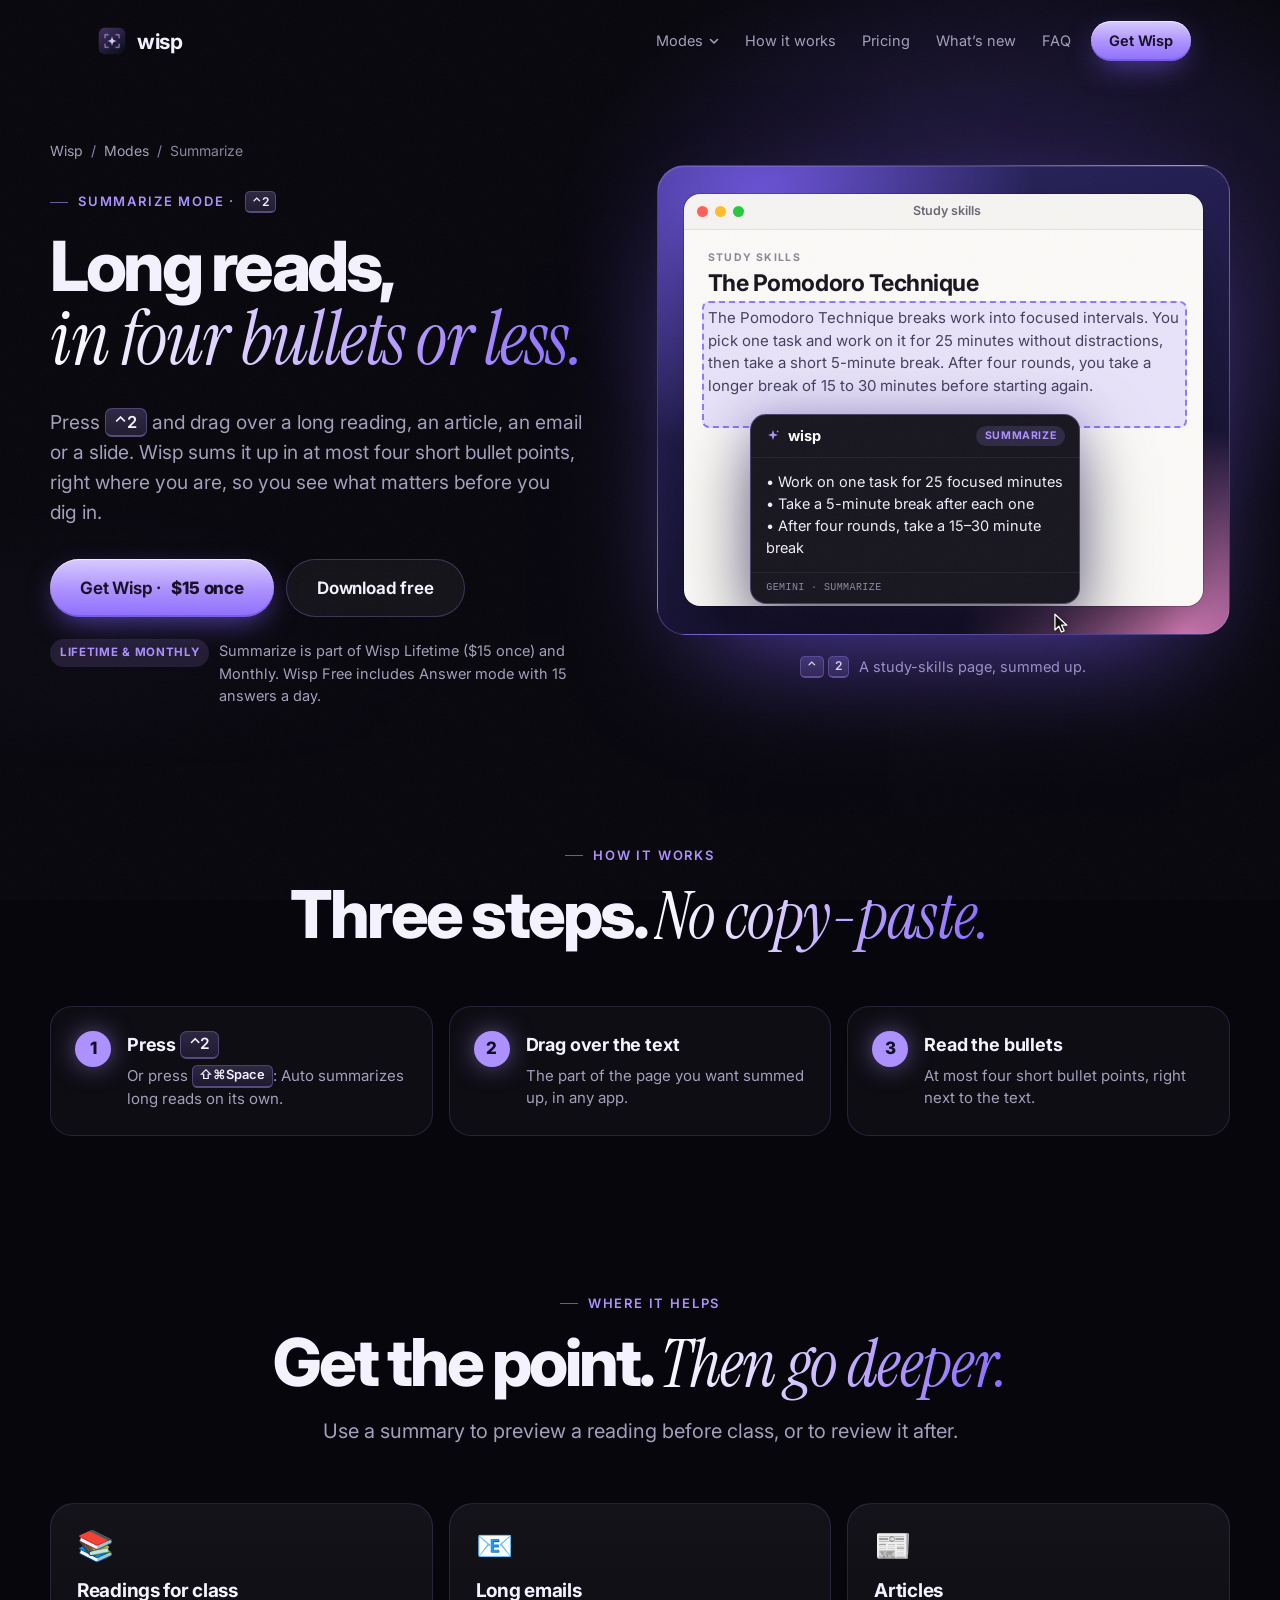
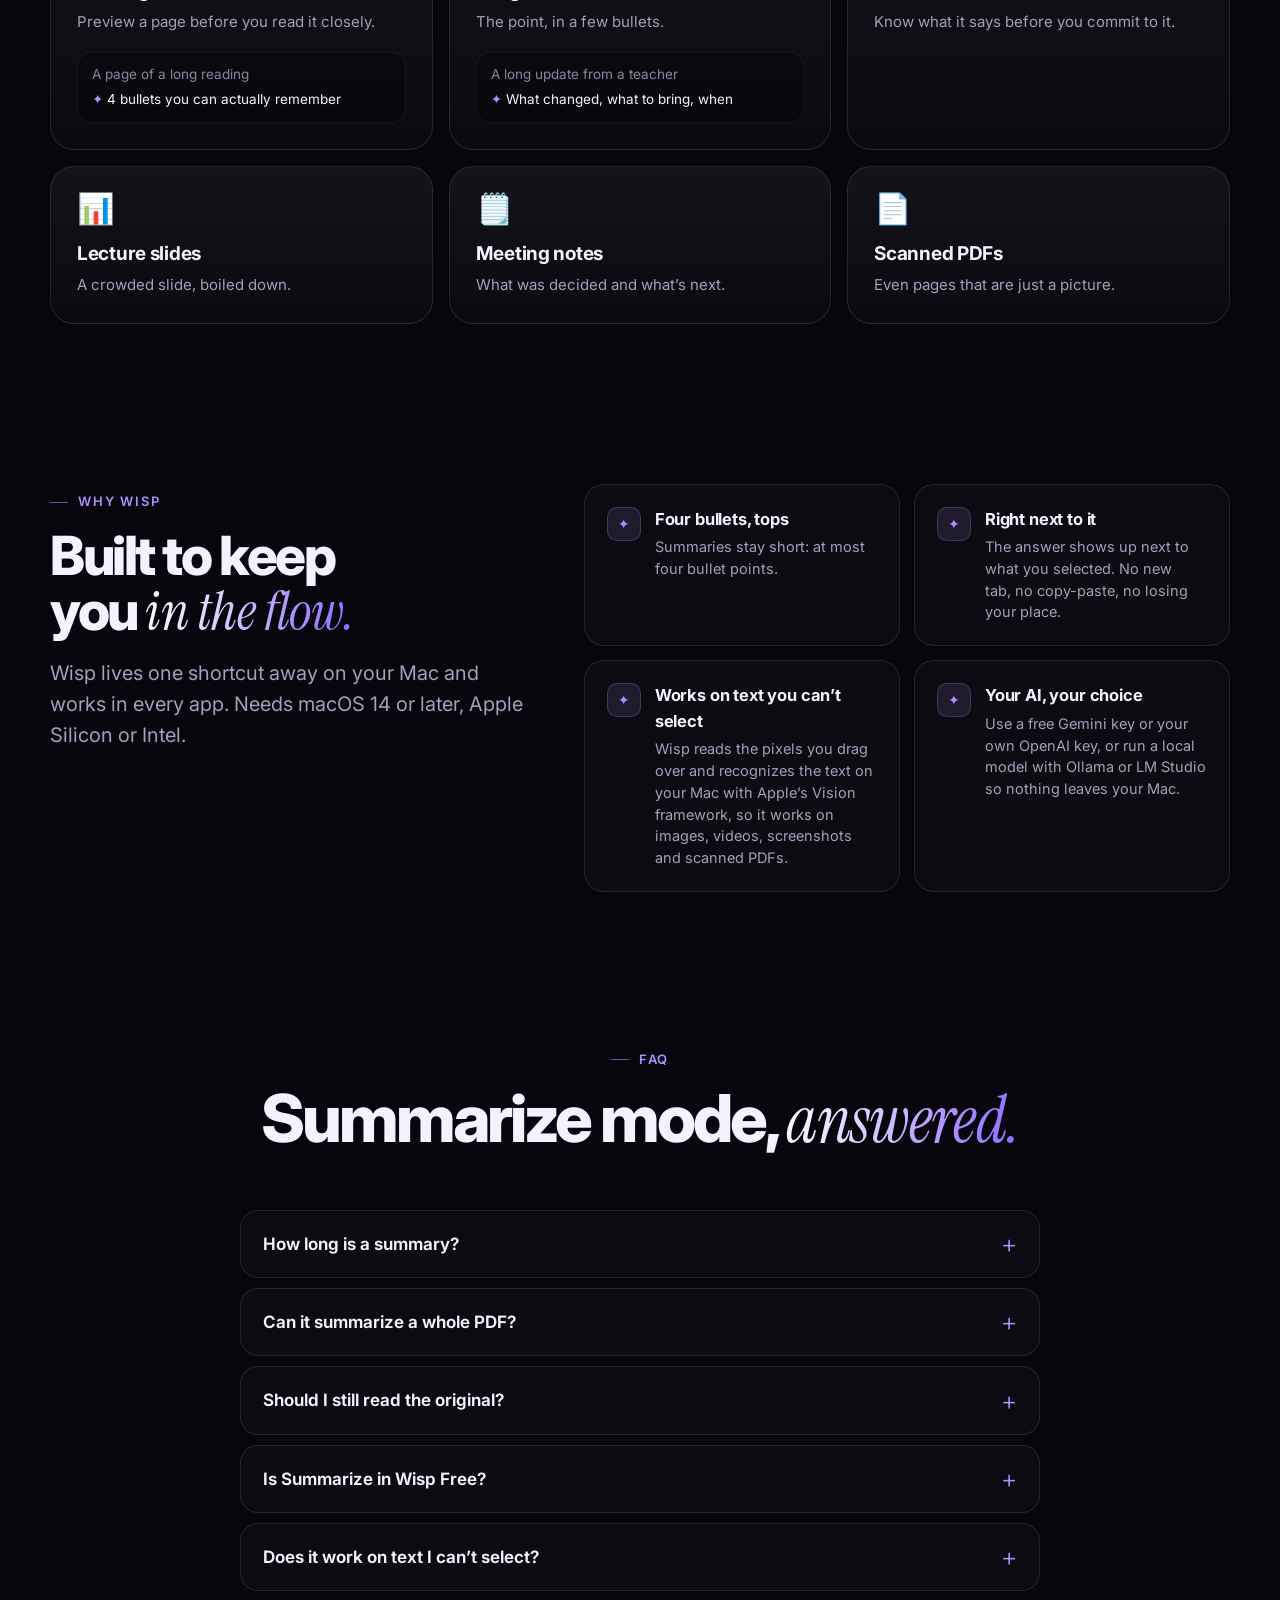
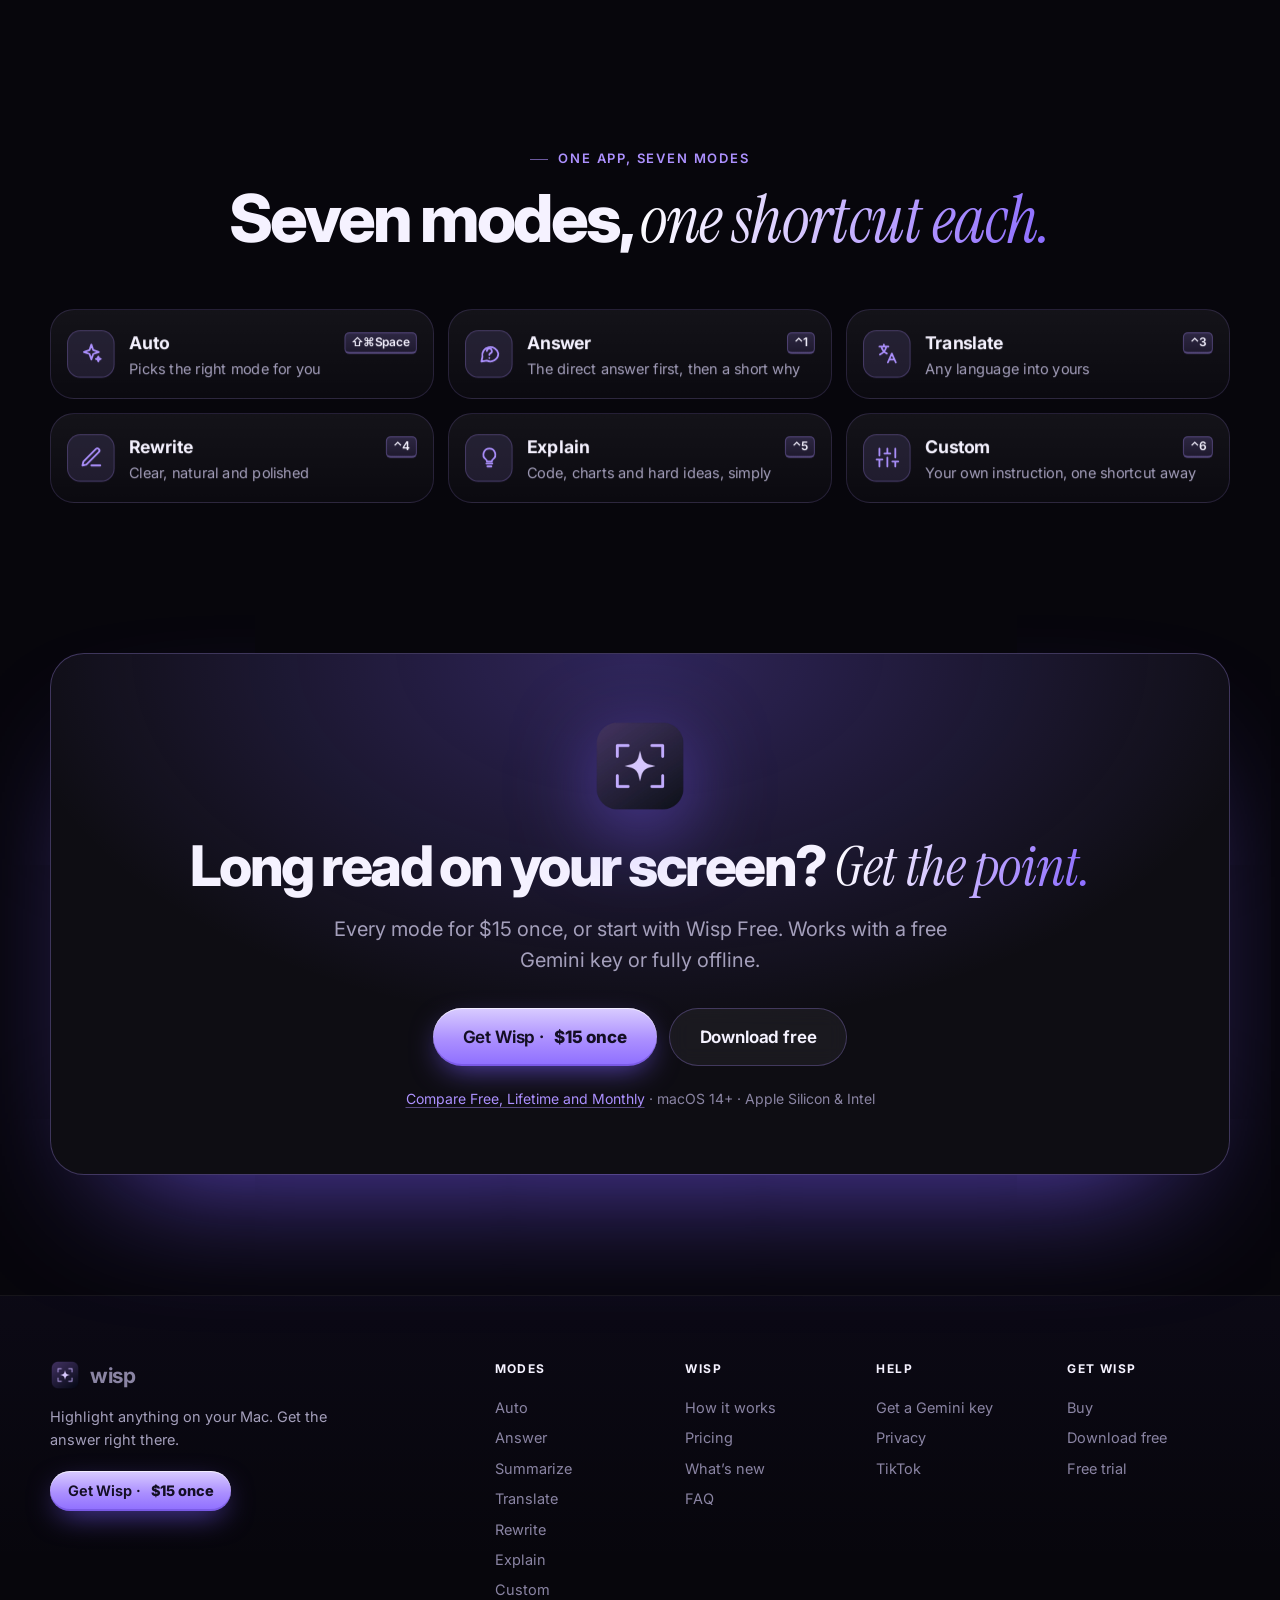
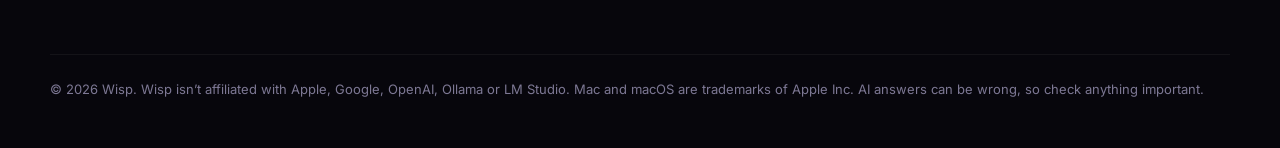
<file: summarize.html>
<!doctype html>
<html lang="en">
<head>
<meta charset="utf-8">
<meta name="viewport" content="width=device-width, initial-scale=1, viewport-fit=cover">
<title>Summarize any text on your Mac in a few bullets | Wisp</title>
<meta name="description" content="Press ⌃2 and drag over a long reading, article, email or slide on your Mac. Wisp sums it up in at most four short bullet points, right next to it.">
<link rel="canonical" href="https://wispformac.com/summarize.html">
<meta name="theme-color" content="#07060c">
<link rel="icon" type="image/png" href="favicon.png">
<link rel="apple-touch-icon" href="apple-touch-icon.png">
<meta property="og:type" content="website">
<meta property="og:site_name" content="Wisp">
<meta property="og:locale" content="en_US">
<meta property="og:title" content="Summarize anything on your Mac’s screen">
<meta property="og:description" content="Press ⌃2 and drag over a long reading, article, email or slide on your Mac. Wisp sums it up in at most four short bullet points, right next to it.">
<meta property="og:url" content="https://wispformac.com/summarize.html">
<meta property="og:image" content="https://wispformac.com/og/summarize.jpg">
<meta property="og:image:width" content="1200">
<meta property="og:image:height" content="630">
<meta property="og:image:alt" content="Wisp Summarize mode: Long reads, in four bullets or less.">
<meta name="twitter:card" content="summary_large_image">
<meta name="twitter:title" content="Summarize anything on your Mac’s screen">
<meta name="twitter:description" content="Press ⌃2 and drag over a long reading, article, email or slide on your Mac. Wisp sums it up in at most four short bullet points, right next to it.">
<meta name="twitter:image" content="https://wispformac.com/og/summarize.jpg">
<meta name="twitter:image:alt" content="Wisp Summarize mode: Long reads, in four bullets or less.">
<link rel="preconnect" href="https://fonts.googleapis.com">
<link rel="preconnect" href="https://fonts.gstatic.com" crossorigin>
<link href="https://fonts.googleapis.com/css2?family=Instrument+Serif:ital@0;1&family=Inter:wght@400;500;600;700;800&display=swap" rel="stylesheet">
<link rel="stylesheet" href="assets/site.css">
<link rel="stylesheet" href="assets/mode.css">
<script src="assets/site.js" defer></script>
<script src="assets/demo.js" defer></script>
<script type="application/ld+json">
{
 "@context": "https://schema.org",
 "@type": "BreadcrumbList",
 "itemListElement": [
  {
   "@type": "ListItem",
   "position": 1,
   "name": "Wisp",
   "item": "https://wispformac.com/"
  },
  {
   "@type": "ListItem",
   "position": 2,
   "name": "Summarize mode",
   "item": "https://wispformac.com/summarize.html"
  }
 ]
}
</script>
<script type="application/ld+json">
{
 "@context": "https://schema.org",
 "@type": "FAQPage",
 "mainEntity": [
  {
   "@type": "Question",
   "name": "How long is a summary?",
   "acceptedAnswer": {
    "@type": "Answer",
    "text": "At most four short bullet points."
   }
  },
  {
   "@type": "Question",
   "name": "Can it summarize a whole PDF?",
   "acceptedAnswer": {
    "@type": "Answer",
    "text": "Wisp works on what’s on your screen: drag over the part you can see, then scroll and do the next part."
   }
  },
  {
   "@type": "Question",
   "name": "Should I still read the original?",
   "acceptedAnswer": {
    "@type": "Answer",
    "text": "For anything you’ll be tested on, yes. A summary is a great way to preview and review, and AI can miss things, so check anything important."
   }
  },
  {
   "@type": "Question",
   "name": "Is Summarize in Wisp Free?",
   "acceptedAnswer": {
    "@type": "Answer",
    "text": "Summarize comes with Wisp Lifetime ($15 once) or Wisp Monthly ($2.99 a month with a 7-day free trial). Wisp Free includes Answer mode with 15 answers a day, so you can try how Wisp works first. It’s the same app: a license key unlocks the rest."
   }
  },
  {
   "@type": "Question",
   "name": "Does it work on text I can’t select?",
   "acceptedAnswer": {
    "@type": "Answer",
    "text": "Yes. Wisp reads the pixels you drag over and recognizes the text on your Mac with Apple’s Vision framework, so it works on images, paused videos, screenshots and PDFs that are just pictures."
   }
  }
 ]
}
</script>
</head>
<body>
<!-- site:header (shared by every page; edit all pages together) -->
<a class="skip" href="#main">Skip to content</a>
<header class="nav" id="nav">
  <a class="brand" href="./" aria-label="Wisp home"><img src="favicon.png" alt="" width="30" height="30"><span>wisp</span></a>
  <nav class="links" aria-label="Main">
    <div class="dd">
      <button class="dd-btn" type="button" aria-expanded="false" aria-controls="dd-modes">Modes<svg viewBox="0 0 10 10" aria-hidden="true"><path d="M1.5 3.5 5 7l3.5-3.5" fill="none" stroke="currentColor" stroke-width="1.6" stroke-linecap="round" stroke-linejoin="round"/></svg></button>
      <div class="dd-panel" id="dd-modes">
        <a class="mlink" href="auto.html"><span class="ic"><svg viewBox="0 0 24 24" fill="none" stroke="currentColor" stroke-width="1.8" stroke-linecap="round" stroke-linejoin="round" aria-hidden="true"><path d="M12 3l1.9 5.6L19.5 10.5l-5.6 1.9L12 18l-1.9-5.6L4.5 10.5l5.6-1.9z"/><path d="M19 15l.7 1.8 1.8.7-1.8.7L19 20l-.7-1.8-1.8-.7 1.8-.7z"/></svg></span><b>Auto</b><kbd>⇧⌘Space</kbd><small>Picks the right mode for you</small></a>
        <a class="mlink" href="answer.html"><span class="ic"><svg viewBox="0 0 24 24" fill="none" stroke="currentColor" stroke-width="1.8" stroke-linecap="round" stroke-linejoin="round" aria-hidden="true"><path d="M21 12a8 8 0 0 1-11.6 7.1L4 20l1-4.6A8 8 0 1 1 21 12z"/><path d="M9.5 9.5a2.5 2.5 0 1 1 3.5 2.3c-.6.3-1 .9-1 1.6v.1M12 16.5h.01"/></svg></span><b>Answer</b><kbd>⌃1</kbd><small>The direct answer first, then a short why</small></a>
        <a class="mlink" href="summarize.html" aria-current="page"><span class="ic"><svg viewBox="0 0 24 24" fill="none" stroke="currentColor" stroke-width="1.8" stroke-linecap="round" stroke-linejoin="round" aria-hidden="true"><path d="M4 6h16M4 12h10M4 18h13"/></svg></span><b>Summarize</b><kbd>⌃2</kbd><small>Long text in four short bullets</small></a>
        <a class="mlink" href="translate.html"><span class="ic"><svg viewBox="0 0 24 24" fill="none" stroke="currentColor" stroke-width="1.8" stroke-linecap="round" stroke-linejoin="round" aria-hidden="true"><path d="M4 5h9M8.5 3v2M6 5c.6 3.2 2.6 5.8 5.5 7M11 5c-.7 3.6-3 6.5-6.5 8"/><path d="M12.5 21l4-9 4 9M14 18h5"/></svg></span><b>Translate</b><kbd>⌃3</kbd><small>Any language into yours</small></a>
        <a class="mlink" href="rewrite.html"><span class="ic"><svg viewBox="0 0 24 24" fill="none" stroke="currentColor" stroke-width="1.8" stroke-linecap="round" stroke-linejoin="round" aria-hidden="true"><path d="M12 20h9"/><path d="M16.5 3.5a2.1 2.1 0 0 1 3 3L7 19l-4 1 1-4z"/></svg></span><b>Rewrite</b><kbd>⌃4</kbd><small>Clear, natural and polished</small></a>
        <a class="mlink" href="explain.html"><span class="ic"><svg viewBox="0 0 24 24" fill="none" stroke="currentColor" stroke-width="1.8" stroke-linecap="round" stroke-linejoin="round" aria-hidden="true"><path d="M9 18h6M10 21h4"/><path d="M12 3a6 6 0 0 0-3.6 10.8c.7.5 1.1 1.3 1.1 2.2h5c0-.9.4-1.7 1.1-2.2A6 6 0 0 0 12 3z"/></svg></span><b>Explain</b><kbd>⌃5</kbd><small>Code, charts and hard ideas, simply</small></a>
        <a class="mlink" href="custom.html"><span class="ic"><svg viewBox="0 0 24 24" fill="none" stroke="currentColor" stroke-width="1.8" stroke-linecap="round" stroke-linejoin="round" aria-hidden="true"><path d="M4 21v-7M4 10V3M12 21v-9M12 8V3M20 21v-5M20 12V3M1 14h6M9 8h6M17 16h6"/></svg></span><b>Custom</b><kbd>⌃6</kbd><small>Your own instruction, one shortcut away</small></a>
        <div class="dd-foot"><span>Every mode has its own shortcut.</span><a href="./#modes">Compare all modes →</a></div>
      </div>
    </div>
    <a href="./#how">How it works</a>
    <a href="./#pricing">Pricing</a>
    <a href="changelog.html">What’s new</a>
    <a href="./#faq">FAQ</a>
  </nav>
  <a class="btn btn-primary btn-sm nav-cta" href="https://gamingdude1.gumroad.com/l/wisp-lifetime" data-gumroad-overlay-checkout="true">Get Wisp</a>
  <button class="menu-btn" type="button" aria-expanded="false" aria-controls="mnav" aria-label="Open menu"><i></i><i></i></button>
</header>
<div class="mnav" id="mnav" hidden>
  <p class="mnav-h">Modes</p>
  <div class="mnav-modes">
    <a class="mlink" href="auto.html"><span class="ic"><svg viewBox="0 0 24 24" fill="none" stroke="currentColor" stroke-width="1.8" stroke-linecap="round" stroke-linejoin="round" aria-hidden="true"><path d="M12 3l1.9 5.6L19.5 10.5l-5.6 1.9L12 18l-1.9-5.6L4.5 10.5l5.6-1.9z"/><path d="M19 15l.7 1.8 1.8.7-1.8.7L19 20l-.7-1.8-1.8-.7 1.8-.7z"/></svg></span><b>Auto</b></a>
    <a class="mlink" href="answer.html"><span class="ic"><svg viewBox="0 0 24 24" fill="none" stroke="currentColor" stroke-width="1.8" stroke-linecap="round" stroke-linejoin="round" aria-hidden="true"><path d="M21 12a8 8 0 0 1-11.6 7.1L4 20l1-4.6A8 8 0 1 1 21 12z"/><path d="M9.5 9.5a2.5 2.5 0 1 1 3.5 2.3c-.6.3-1 .9-1 1.6v.1M12 16.5h.01"/></svg></span><b>Answer</b></a>
    <a class="mlink" href="summarize.html" aria-current="page"><span class="ic"><svg viewBox="0 0 24 24" fill="none" stroke="currentColor" stroke-width="1.8" stroke-linecap="round" stroke-linejoin="round" aria-hidden="true"><path d="M4 6h16M4 12h10M4 18h13"/></svg></span><b>Summarize</b></a>
    <a class="mlink" href="translate.html"><span class="ic"><svg viewBox="0 0 24 24" fill="none" stroke="currentColor" stroke-width="1.8" stroke-linecap="round" stroke-linejoin="round" aria-hidden="true"><path d="M4 5h9M8.5 3v2M6 5c.6 3.2 2.6 5.8 5.5 7M11 5c-.7 3.6-3 6.5-6.5 8"/><path d="M12.5 21l4-9 4 9M14 18h5"/></svg></span><b>Translate</b></a>
    <a class="mlink" href="rewrite.html"><span class="ic"><svg viewBox="0 0 24 24" fill="none" stroke="currentColor" stroke-width="1.8" stroke-linecap="round" stroke-linejoin="round" aria-hidden="true"><path d="M12 20h9"/><path d="M16.5 3.5a2.1 2.1 0 0 1 3 3L7 19l-4 1 1-4z"/></svg></span><b>Rewrite</b></a>
    <a class="mlink" href="explain.html"><span class="ic"><svg viewBox="0 0 24 24" fill="none" stroke="currentColor" stroke-width="1.8" stroke-linecap="round" stroke-linejoin="round" aria-hidden="true"><path d="M9 18h6M10 21h4"/><path d="M12 3a6 6 0 0 0-3.6 10.8c.7.5 1.1 1.3 1.1 2.2h5c0-.9.4-1.7 1.1-2.2A6 6 0 0 0 12 3z"/></svg></span><b>Explain</b></a>
    <a class="mlink" href="custom.html"><span class="ic"><svg viewBox="0 0 24 24" fill="none" stroke="currentColor" stroke-width="1.8" stroke-linecap="round" stroke-linejoin="round" aria-hidden="true"><path d="M4 21v-7M4 10V3M12 21v-9M12 8V3M20 21v-5M20 12V3M1 14h6M9 8h6M17 16h6"/></svg></span><b>Custom</b></a>
  </div>
  <div class="mnav-links">
    <a href="./#how">How it works</a>
    <a href="./#pricing">Pricing</a>
    <a href="changelog.html">What’s new</a>
    <a href="./#faq">FAQ</a>
    <a href="gemini-key.html">Get a free Gemini key</a>
  </div>
  <div class="mnav-cta">
    <a class="btn btn-primary btn-lg" href="https://gamingdude1.gumroad.com/l/wisp-lifetime" data-gumroad-overlay-checkout="true">Get Wisp · <span class="price-tag">$15 once</span></a>
    <a class="btn btn-ghost btn-lg" href="https://gamingdude1.gumroad.com/l/wisp-free" data-gumroad-overlay-checkout="true">Download free</a>
  </div>
  <p class="mnav-note">On your phone? Get it now and download Wisp on your Mac later. The download link is in your email.</p>
</div>
<!-- /site:header -->

<main id="main">
<section class="m-hero">
  <div class="m-bg" aria-hidden="true"></div>
  <div class="wrap m-grid">
    <div class="m-copy">
      <nav class="crumbs" aria-label="Breadcrumb"><a href="./">Wisp</a><span aria-hidden="true">/</span><a href="./#modes">Modes</a><span aria-hidden="true">/</span><span aria-current="page">Summarize</span></nav>
      <p class="eyebrow">Summarize mode · <kbd>⌃2</kbd></p>
      <h1 class="m-h1">Long reads, <span class="serif grad">in four bullets or less.</span></h1>
      <p class="lede">Press <kbd>⌃2</kbd> and drag over a long reading, an article, an email or a slide. Wisp sums it up in at most four short bullet points, right where you are, so you see what matters before you dig in.</p>
      <div class="cta-row" data-buybar-hide>
        <a class="btn btn-primary btn-lg" href="https://gamingdude1.gumroad.com/l/wisp-lifetime" data-gumroad-overlay-checkout="true">Get Wisp · <span class="price-tag">$15 once</span></a>
        <a class="btn btn-ghost btn-lg" href="https://gamingdude1.gumroad.com/l/wisp-free" data-gumroad-overlay-checkout="true">Download free</a>
      </div>
      <p class="plan-note"><span class="badge">Lifetime &amp; Monthly</span><span>Summarize is part of Wisp Lifetime ($15 once) and Monthly. Wisp Free includes Answer mode with 15 answers a day.</span></p>
    </div>
    <div class="m-visual">
      <figure class="demo-fig">
        <div class="demo" data-demo aria-hidden="true">
          <div class="d-win"><div class="d-bar"><i></i><i></i><i></i><span class="d-title">Study skills</span></div><div class="d-body"><div class="doc"><div class="kick">Study skills</div><h4>The Pomodoro Technique</h4><p class="target">The Pomodoro Technique breaks work into focused intervals. You pick one task and work on it for 25 minutes without distractions, then take a short 5-minute break. After four rounds, you take a longer break of 15 to 30 minutes before starting again.</p></div></div></div>
          <div class="d-dim"></div>
          <div class="d-sel"></div>
          <div class="d-panel"><div class="d-head"><svg viewBox="0 0 24 24" aria-hidden="true"><path d="M12 3l1.9 5.6L19.5 10.5l-5.6 1.9L12 18l-1.9-5.6L4.5 10.5l5.6-1.9z" fill="currentColor"/><path d="M19 3l.6 1.6L21 5.2l-1.4.6L19 7.4l-.6-1.6L17 5.2l1.4-.6z" fill="currentColor"/></svg>wisp<span class="d-mode">Summarize</span></div><div class="d-ans">• Work on one task for 25 focused minutes<br>• Take a 5-minute break after each one<br>• After four rounds, take a 15–30 minute break</div><div class="d-foot">GEMINI · SUMMARIZE</div></div>
          <div class="d-hud"></div>
          <div class="d-cur"><svg class="arrow" viewBox="0 0 24 24"><path d="M5 2.5v17.2l4.3-4.1 2.7 6.2 3-1.3-2.7-6.1H18z" fill="#111" stroke="#fff" stroke-width="1.4" stroke-linejoin="round"/></svg><svg class="cross" viewBox="0 0 24 24"><path d="M12 2v8M12 14v8M2 12h8M14 12h8" stroke="#fff" stroke-width="2.6" stroke-linecap="round"/><path d="M12 2v8M12 14v8M2 12h8M14 12h8" stroke="#111" stroke-width="1.1" stroke-linecap="round"/></svg></div>
          <script type="application/json">[{"app": "Notes", "title": "Study skills", "mode": "Summarize", "keys": ["⌃", "2"], "body": "<div class=\"doc\"><div class=\"kick\">Study skills<\/div><h4>The Pomodoro Technique<\/h4><p class=\"target\">The Pomodoro Technique breaks work into focused intervals. You pick one task and work on it for 25 minutes without distractions, then take a short 5-minute break. After four rounds, you take a longer break of 15 to 30 minutes before starting again.<\/p><\/div>", "answer": "• Work on one task for 25 focused minutes<br>• Take a 5-minute break after each one<br>• After four rounds, take a 15–30 minute break", "status": "GEMINI · SUMMARIZE", "caption": "A study-skills page, summed up."}, {"app": "Mail", "title": "Science fair update", "mode": "Summarize", "keys": ["⌃", "2"], "body": "<div class=\"mail\"><div class=\"mail-h\"><b>Science fair update<\/b><span>To: Period 3<\/span><\/div><p class=\"target\">Hi all! Science fair projects are now due March 14, not March 7, because the gym is booked that week. Bring your poster and any equipment by 8:00 a.m. Judges visit tables from 10 to 12, and each group gets about five minutes. Tell me by Friday if you need a power outlet.<\/p><\/div>", "answer": "• Projects are now due March 14, not March 7<br>• Bring your poster and equipment by 8:00 a.m.<br>• Judging runs 10–12, about 5 minutes per group<br>• Say by Friday if you need a power outlet", "status": "GEMINI · SUMMARIZE", "caption": "A long email, summed up."}]</script>
        </div>
        <ul class="sr-only"><li>A study-skills page, summed up. Wisp’s answer: • Work on one task for 25 focused minutes; • Take a 5-minute break after each one; • After four rounds, take a 15–30 minute break</li><li>A long email, summed up. Wisp’s answer: • Projects are now due March 14, not March 7; • Bring your poster and equipment by 8:00 a.m.; • Judging runs 10–12, about 5 minutes per group; • Say by Friday if you need a power outlet</li></ul>
        <figcaption class="demo-cap"><span class="dc-keys"><kbd>⌃</kbd><kbd>2</kbd></span><span class="dc-text">A study-skills page, summed up.</span></figcaption>
      </figure>
    </div>
  </div>
</section>

<section class="block m-steps-sec" aria-labelledby="how-h">
  <div class="wrap">
    <div class="section-head rv">
      <p class="eyebrow">How it works</p>
      <h2 class="h2" id="how-h">Three steps. <span class="serif grad">No copy-paste.</span></h2>
    </div>
    <ol class="m-steps">
      <li class="rv" style="--d:0"><span class="n">1</span><div><b>Press <kbd>⌃2</kbd></b><p>Or press <kbd>⇧⌘Space</kbd>: Auto summarizes long reads on its own.</p></div></li>
<li class="rv" style="--d:90"><span class="n">2</span><div><b>Drag over the text</b><p>The part of the page you want summed up, in any app.</p></div></li>
<li class="rv" style="--d:180"><span class="n">3</span><div><b>Read the bullets</b><p>At most four short bullet points, right next to the text.</p></div></li>
    </ol>
  </div>
</section>

<section class="block m-uses-sec" aria-labelledby="uses-h">
  <div class="wrap">
    <div class="section-head rv">
      <p class="eyebrow">Where it helps</p>
      <h2 class="h2" id="uses-h">Get the point. <span class="serif grad">Then go deeper.</span></h2>
      <p class="sub">Use a summary to preview a reading before class, or to review it after.</p>
    </div>
    <div class="uses three">
      <article class="use card rv" style="--d:0"><span class="emo" aria-hidden="true">📚</span><h3>Readings for class</h3><p>Preview a page before you read it closely.</p><div class="ex"><div class="in">A page of a long reading</div><div class="out">4 bullets you can actually remember</div></div></article>
      <article class="use card rv" style="--d:80"><span class="emo" aria-hidden="true">📧</span><h3>Long emails</h3><p>The point, in a few bullets.</p><div class="ex"><div class="in">A long update from a teacher</div><div class="out">What changed, what to bring, when</div></div></article>
      <article class="use card rv" style="--d:160"><span class="emo" aria-hidden="true">📰</span><h3>Articles</h3><p>Know what it says before you commit to it.</p></article>
      <article class="use card rv" style="--d:0"><span class="emo" aria-hidden="true">📊</span><h3>Lecture slides</h3><p>A crowded slide, boiled down.</p></article>
      <article class="use card rv" style="--d:80"><span class="emo" aria-hidden="true">🗒️</span><h3>Meeting notes</h3><p>What was decided and what’s next.</p></article>
      <article class="use card rv" style="--d:160"><span class="emo" aria-hidden="true">📄</span><h3>Scanned PDFs</h3><p>Even pages that are just a picture.</p></article>
    </div>
  </div>
</section>

<section class="block m-why-sec" aria-labelledby="why-h">
  <div class="wrap m-why">
    <div class="rv">
      <p class="eyebrow">Why Wisp</p>
      <h2 class="h2" id="why-h">Built to keep you <span class="serif grad">in the flow.</span></h2>
      <p class="sub">Wisp lives one shortcut away on your Mac and works in every app. Needs macOS 14 or later, Apple Silicon or Intel.</p>
    </div>
    <div class="why-list">
      <div class="why-i rv" style="--d:0"><span class="ic" aria-hidden="true">✦</span><div><b>Four bullets, tops</b><p>Summaries stay short: at most four bullet points.</p></div></div>
      <div class="why-i rv" style="--d:70"><span class="ic" aria-hidden="true">✦</span><div><b>Right next to it</b><p>The answer shows up next to what you selected. No new tab, no copy-paste, no losing your place.</p></div></div>
      <div class="why-i rv" style="--d:140"><span class="ic" aria-hidden="true">✦</span><div><b>Works on text you can’t select</b><p>Wisp reads the pixels you drag over and recognizes the text on your Mac with Apple’s Vision framework, so it works on images, videos, screenshots and scanned PDFs.</p></div></div>
      <div class="why-i rv" style="--d:210"><span class="ic" aria-hidden="true">✦</span><div><b>Your AI, your choice</b><p>Use a free Gemini key or your own OpenAI key, or run a local model with Ollama or LM Studio so nothing leaves your Mac.</p></div></div>
    </div>
  </div>
</section>

<section class="block m-faq-sec" aria-labelledby="faq-h">
  <div class="wrap">
    <div class="section-head rv">
      <p class="eyebrow">FAQ</p>
      <h2 class="h2" id="faq-h">Summarize mode, <span class="serif grad">answered.</span></h2>
    </div>
    <div class="faq">
      <details class="rv"><summary>How long is a summary?</summary><div class="a"><p>At most four short bullet points.</p></div></details>
      <details class="rv"><summary>Can it summarize a whole PDF?</summary><div class="a"><p>Wisp works on what’s on your screen: drag over the part you can see, then scroll and do the next part.</p></div></details>
      <details class="rv"><summary>Should I still read the original?</summary><div class="a"><p>For anything you’ll be tested on, yes. A summary is a great way to preview and review, and AI can miss things, so check anything important.</p></div></details>
      <details class="rv"><summary>Is Summarize in Wisp Free?</summary><div class="a"><p>Summarize comes with Wisp Lifetime ($15 once) or Wisp Monthly ($2.99 a month with a 7-day free trial). Wisp Free includes Answer mode with 15 answers a day, so you can try how Wisp works first. It’s the same app: a license key unlocks the rest.</p></div></details>
      <details class="rv"><summary>Does it work on text I can’t select?</summary><div class="a"><p>Yes. Wisp reads the pixels you drag over and recognizes the text on your Mac with Apple’s Vision framework, so it works on images, paused videos, screenshots and PDFs that are just pictures.</p></div></details>
    </div>
  </div>
</section>

<section class="block m-others" aria-labelledby="others-h">
  <div class="wrap">
    <div class="section-head rv">
      <p class="eyebrow">One app, seven modes</p>
      <h2 class="h2" id="others-h">Seven modes, <span class="serif grad">one shortcut each.</span></h2>
    </div>
    <div class="omodes">
      <a class="card tilt omode rv" style="--d:0" href="auto.html"><span class="glare"></span><span class="pop"><span class="mode-ic"><svg viewBox="0 0 24 24" fill="none" stroke="currentColor" stroke-width="1.8" stroke-linecap="round" stroke-linejoin="round" aria-hidden="true"><path d="M12 3l1.9 5.6L19.5 10.5l-5.6 1.9L12 18l-1.9-5.6L4.5 10.5l5.6-1.9z"/><path d="M19 15l.7 1.8 1.8.7-1.8.7L19 20l-.7-1.8-1.8-.7 1.8-.7z"/></svg></span><b>Auto <kbd>⇧⌘Space</kbd></b><small>Picks the right mode for you</small></span></a>
      <a class="card tilt omode rv" style="--d:70" href="answer.html"><span class="glare"></span><span class="pop"><span class="mode-ic"><svg viewBox="0 0 24 24" fill="none" stroke="currentColor" stroke-width="1.8" stroke-linecap="round" stroke-linejoin="round" aria-hidden="true"><path d="M21 12a8 8 0 0 1-11.6 7.1L4 20l1-4.6A8 8 0 1 1 21 12z"/><path d="M9.5 9.5a2.5 2.5 0 1 1 3.5 2.3c-.6.3-1 .9-1 1.6v.1M12 16.5h.01"/></svg></span><b>Answer <kbd>⌃1</kbd></b><small>The direct answer first, then a short why</small></span></a>
      <a class="card tilt omode rv" style="--d:140" href="translate.html"><span class="glare"></span><span class="pop"><span class="mode-ic"><svg viewBox="0 0 24 24" fill="none" stroke="currentColor" stroke-width="1.8" stroke-linecap="round" stroke-linejoin="round" aria-hidden="true"><path d="M4 5h9M8.5 3v2M6 5c.6 3.2 2.6 5.8 5.5 7M11 5c-.7 3.6-3 6.5-6.5 8"/><path d="M12.5 21l4-9 4 9M14 18h5"/></svg></span><b>Translate <kbd>⌃3</kbd></b><small>Any language into yours</small></span></a>
      <a class="card tilt omode rv" style="--d:0" href="rewrite.html"><span class="glare"></span><span class="pop"><span class="mode-ic"><svg viewBox="0 0 24 24" fill="none" stroke="currentColor" stroke-width="1.8" stroke-linecap="round" stroke-linejoin="round" aria-hidden="true"><path d="M12 20h9"/><path d="M16.5 3.5a2.1 2.1 0 0 1 3 3L7 19l-4 1 1-4z"/></svg></span><b>Rewrite <kbd>⌃4</kbd></b><small>Clear, natural and polished</small></span></a>
      <a class="card tilt omode rv" style="--d:70" href="explain.html"><span class="glare"></span><span class="pop"><span class="mode-ic"><svg viewBox="0 0 24 24" fill="none" stroke="currentColor" stroke-width="1.8" stroke-linecap="round" stroke-linejoin="round" aria-hidden="true"><path d="M9 18h6M10 21h4"/><path d="M12 3a6 6 0 0 0-3.6 10.8c.7.5 1.1 1.3 1.1 2.2h5c0-.9.4-1.7 1.1-2.2A6 6 0 0 0 12 3z"/></svg></span><b>Explain <kbd>⌃5</kbd></b><small>Code, charts and hard ideas, simply</small></span></a>
      <a class="card tilt omode rv" style="--d:140" href="custom.html"><span class="glare"></span><span class="pop"><span class="mode-ic"><svg viewBox="0 0 24 24" fill="none" stroke="currentColor" stroke-width="1.8" stroke-linecap="round" stroke-linejoin="round" aria-hidden="true"><path d="M4 21v-7M4 10V3M12 21v-9M12 8V3M20 21v-5M20 12V3M1 14h6M9 8h6M17 16h6"/></svg></span><b>Custom <kbd>⌃6</kbd></b><small>Your own instruction, one shortcut away</small></span></a>
    </div>
  </div>
</section>

<section class="cta-band" data-buybar-hide>
  <div class="wrap">
    <div class="cta-card rv">
      <img src="icon.webp" alt="" width="96" height="96" loading="lazy" decoding="async">
      <h2 class="h2">Long read on your screen? <span class="serif grad">Get the point.</span></h2>
      <p class="sub">Every mode for $15 once, or start with Wisp Free. Works with a free Gemini key or fully offline.</p>
      <div class="cta-row">
        <a class="btn btn-primary btn-lg" href="https://gamingdude1.gumroad.com/l/wisp-lifetime" data-gumroad-overlay-checkout="true">Get Wisp · <span class="price-tag">$15 once</span></a>
        <a class="btn btn-ghost btn-lg" href="https://gamingdude1.gumroad.com/l/wisp-free" data-gumroad-overlay-checkout="true">Download free</a>
      </div>
      <p class="cta-fine"><a class="tlink" href="./#pricing">Compare Free, Lifetime and Monthly</a> · macOS 14+ · Apple Silicon &amp; Intel</p>
    </div>
  </div>
</section>
</main>

<!-- site:footer (shared by every page; edit all pages together) -->
<footer class="site-foot" data-buybar-hide>
  <div class="wrap">
    <div class="foot-top">
      <div class="foot-brand">
        <a class="brand" href="./"><img src="favicon.png" alt="" width="30" height="30" loading="lazy"><span>wisp</span></a>
        <p>Highlight anything on your Mac. Get the answer right there.</p>
        <a class="btn btn-primary btn-sm" href="https://gamingdude1.gumroad.com/l/wisp-lifetime" data-gumroad-overlay-checkout="true">Get Wisp · <span class="price-tag">$15 once</span></a>
      </div>
      <nav class="foot-cols" aria-label="Footer">
        <div><p class="fh">Modes</p><a href="auto.html">Auto</a><a href="answer.html">Answer</a><a href="summarize.html">Summarize</a><a href="translate.html">Translate</a><a href="rewrite.html">Rewrite</a><a href="explain.html">Explain</a><a href="custom.html">Custom</a></div>
        <div><p class="fh">Wisp</p><a href="./#how">How it works</a><a href="./#pricing">Pricing</a><a href="changelog.html">What’s new</a><a href="./#faq">FAQ</a></div>
        <div><p class="fh">Help</p><a href="gemini-key.html">Get a Gemini key</a><a href="privacy.html">Privacy</a><a href="https://www.tiktok.com/@wispformac" rel="noopener">TikTok</a></div>
        <div><p class="fh">Get Wisp</p><a href="https://gamingdude1.gumroad.com/l/wisp-lifetime">Buy</a><a href="https://gamingdude1.gumroad.com/l/wisp-free">Download free</a><a href="https://gamingdude1.gumroad.com/l/wisp">Free trial</a></div>
      </nav>
    </div>
    <p class="legal">© 2026 Wisp. Wisp isn’t affiliated with Apple, Google, OpenAI, Ollama or LM Studio. Mac and macOS are trademarks of Apple Inc. AI answers can be wrong, so check anything important.</p>
  </div>
</footer>
<div class="buybar" id="buybar">
  <img src="favicon.png" alt="" width="34" height="34" loading="lazy">
  <div class="bb-t"><b>Wisp for Mac</b><span>$15 once · or start free</span></div>
  <a class="btn btn-ghost" href="https://gamingdude1.gumroad.com/l/wisp-free" data-gumroad-overlay-checkout="true">Free</a>
  <a class="btn btn-primary" href="https://gamingdude1.gumroad.com/l/wisp-lifetime" data-gumroad-overlay-checkout="true">Get Wisp</a>
</div>
<!-- /site:footer -->
<script src="https://gumroad.com/js/gumroad.js"></script>
</body>
</html>
</file>
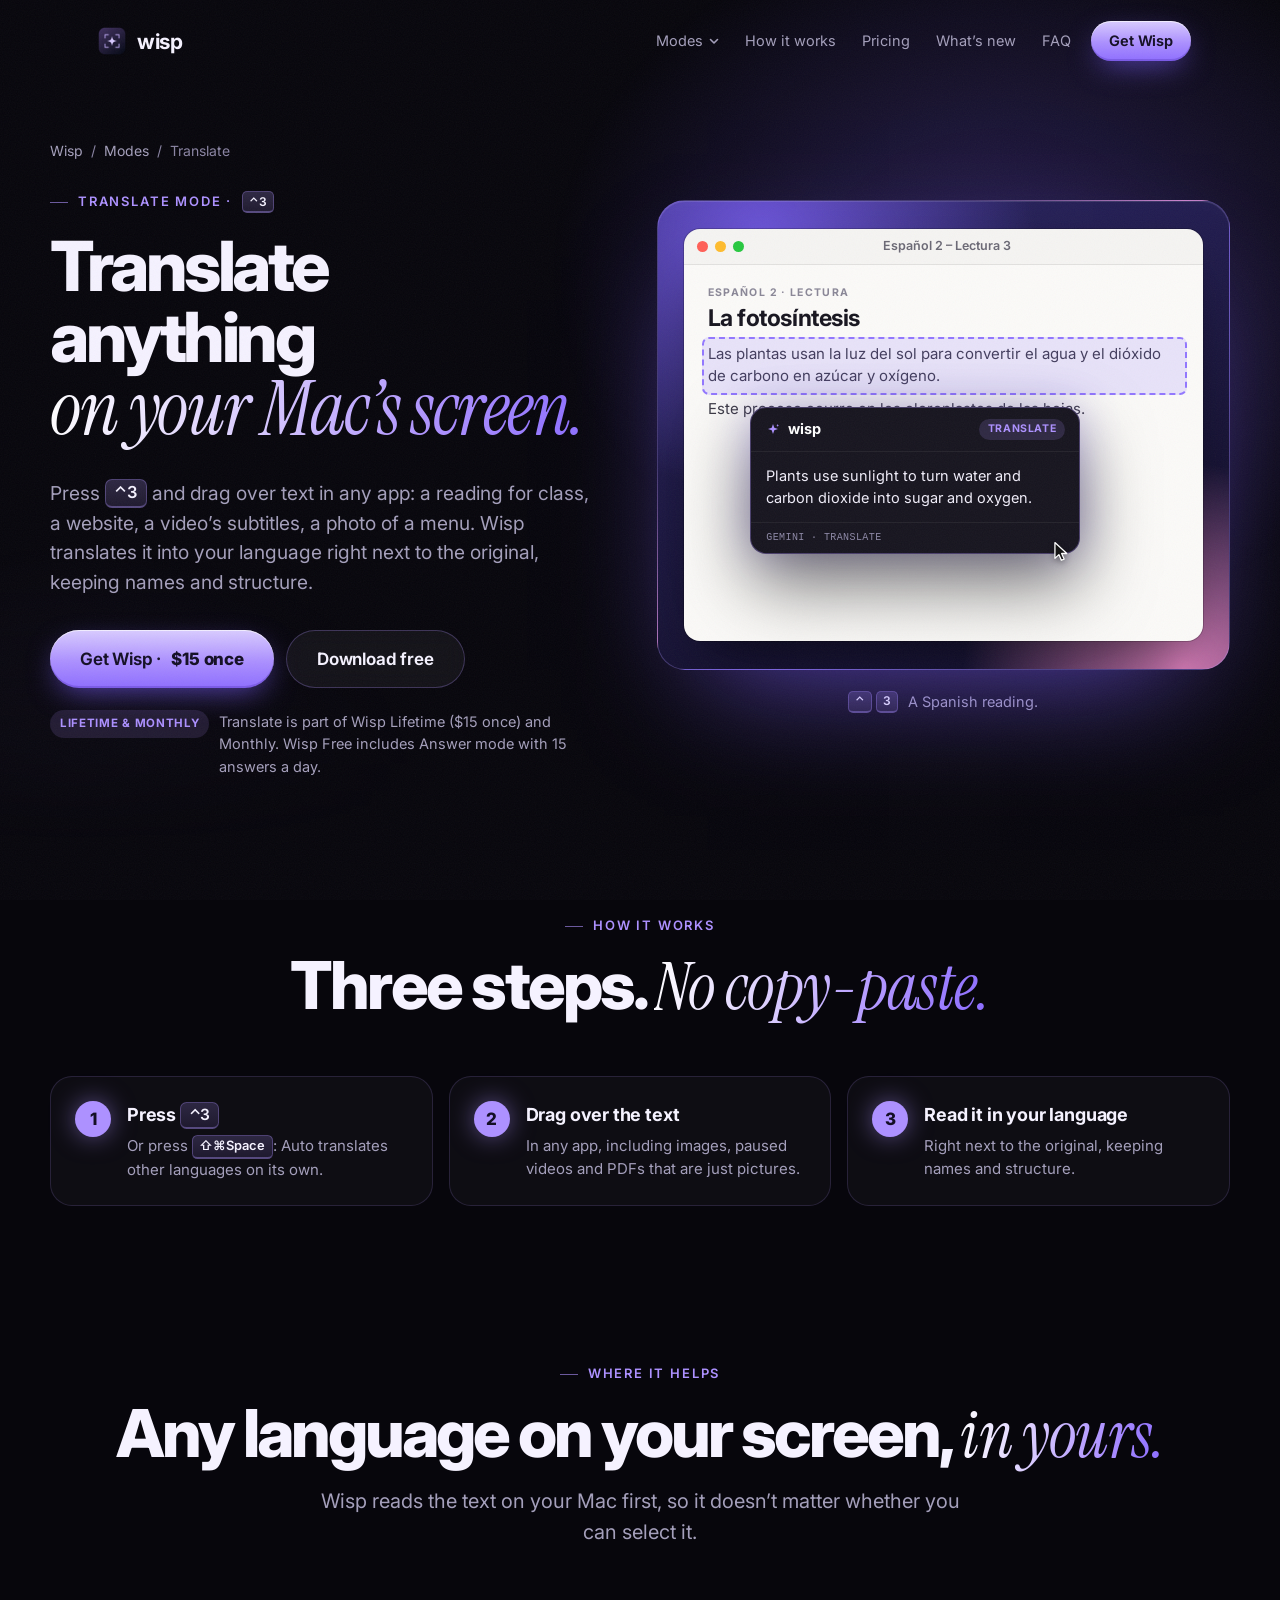
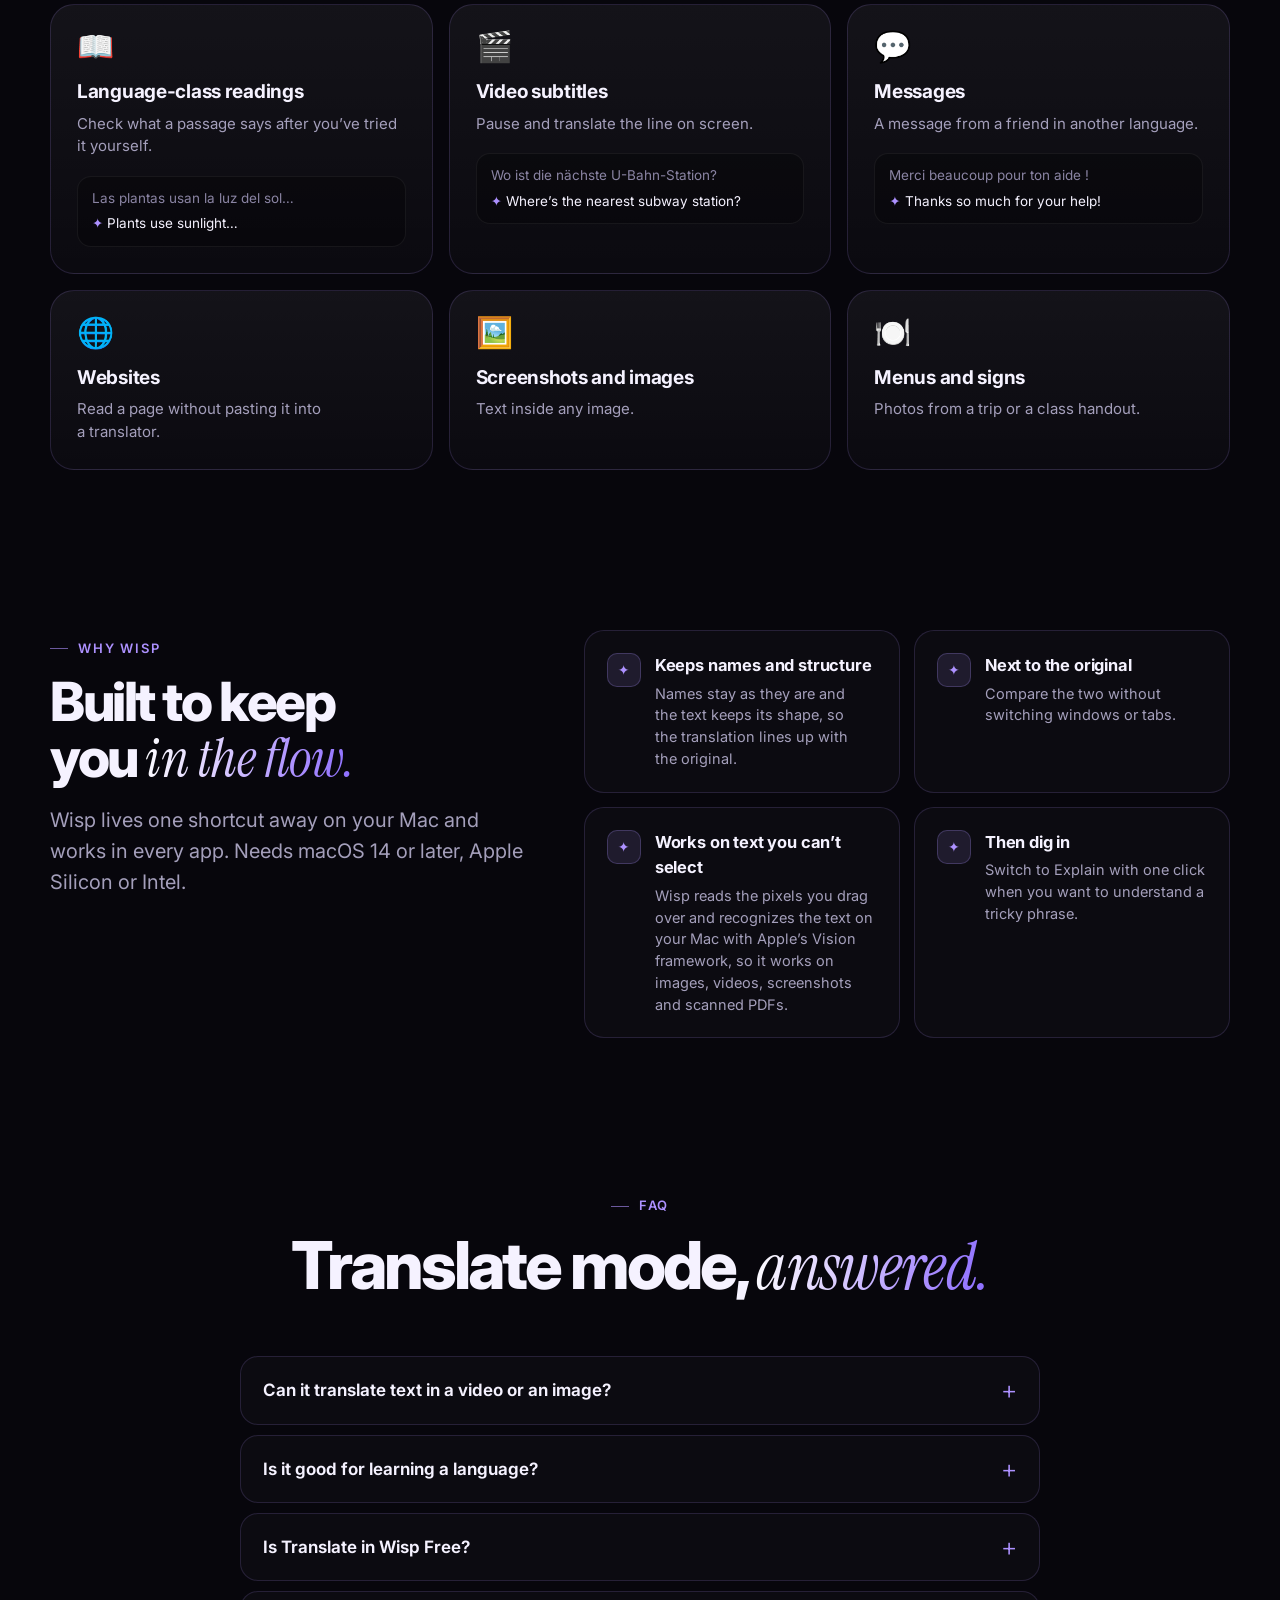
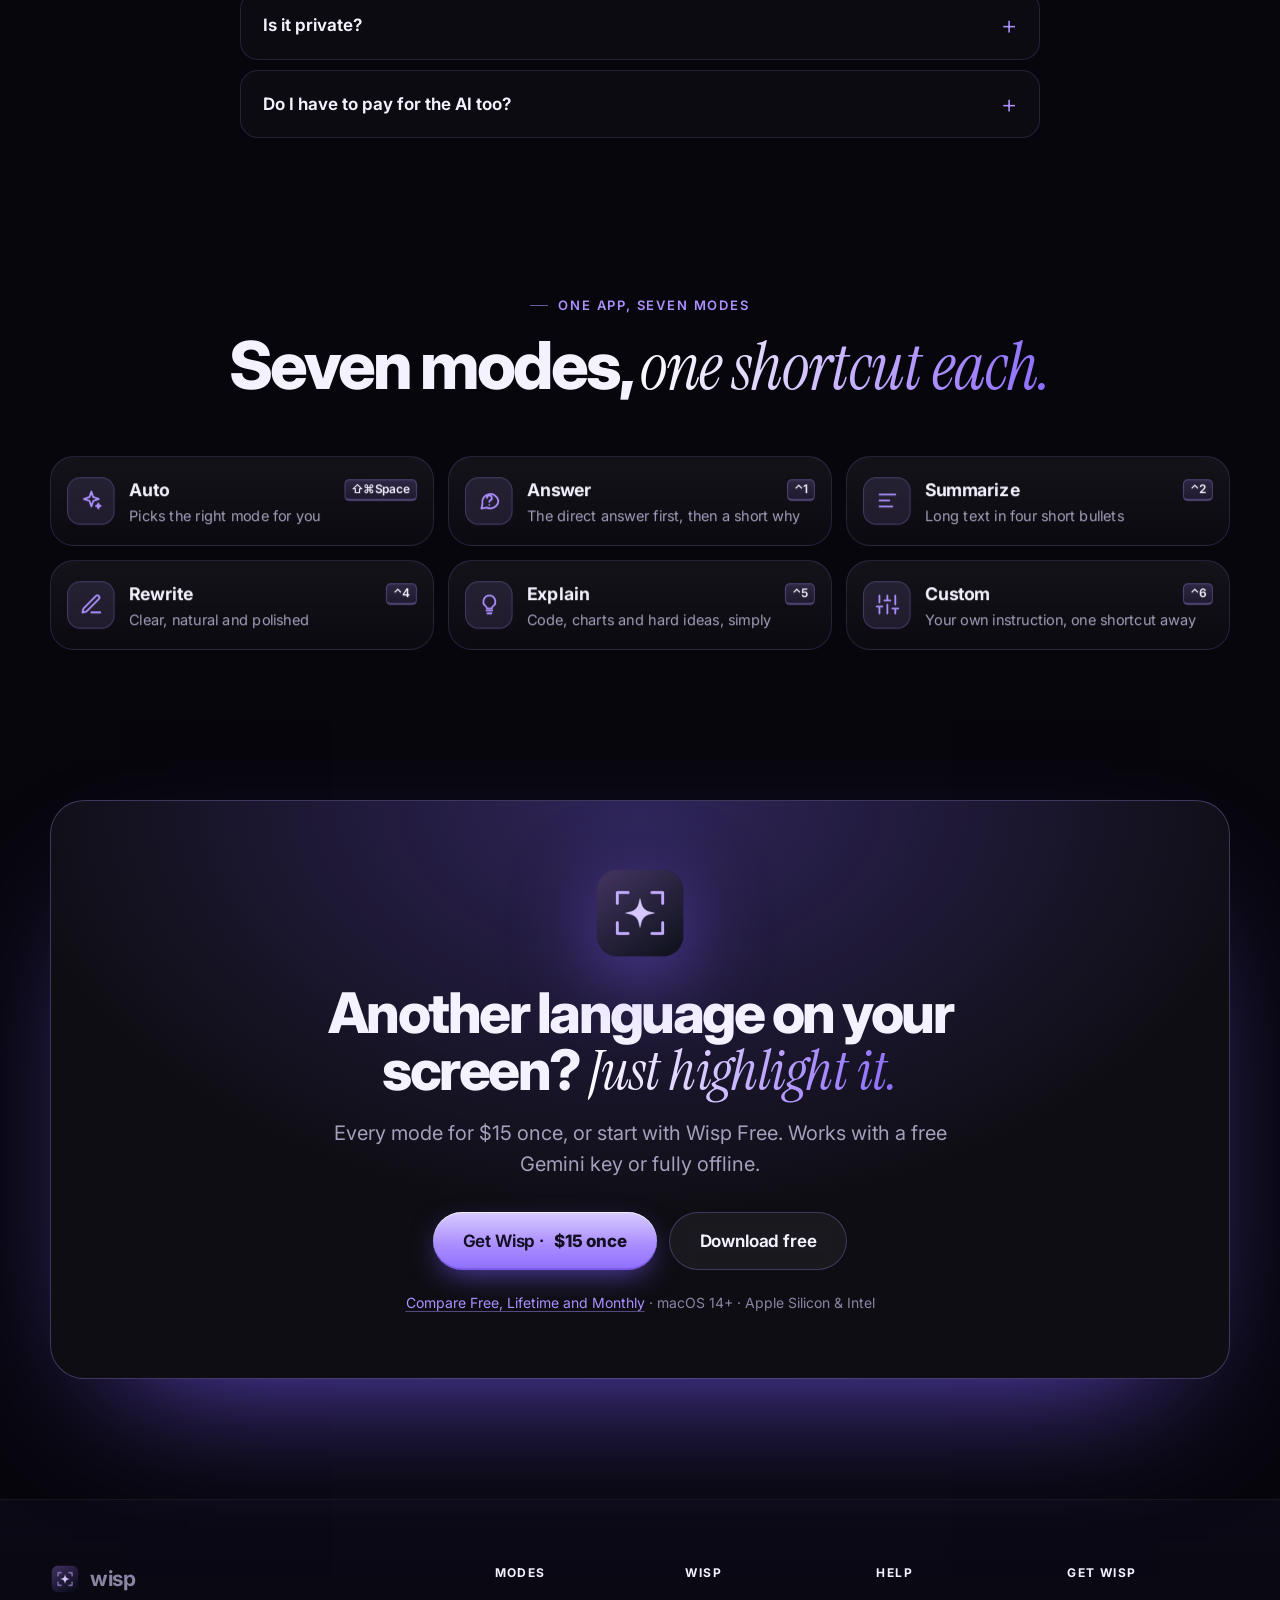
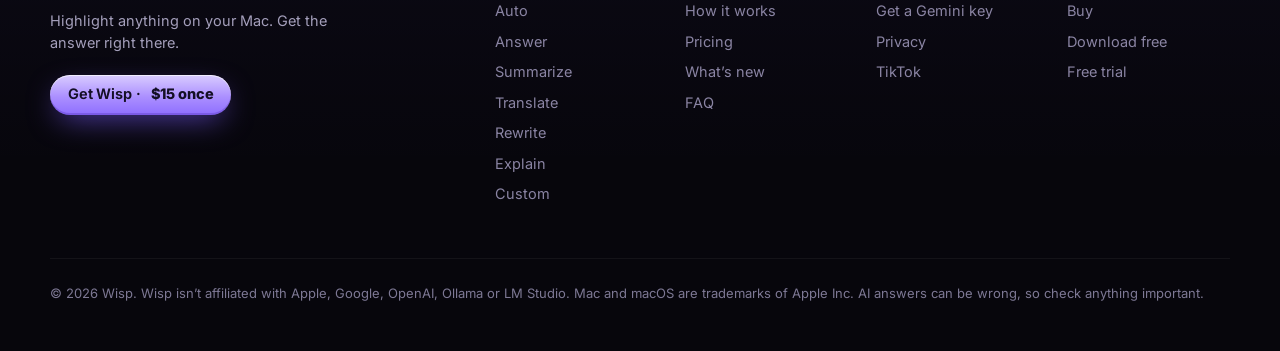
<file: translate.html>
<!doctype html>
<html lang="en">
<head>
<meta charset="utf-8">
<meta name="viewport" content="width=device-width, initial-scale=1, viewport-fit=cover">
<title>Translate text anywhere on your Mac screen | Wisp</title>
<meta name="description" content="Press ⌃3 and drag over any text on your Mac’s screen, even inside an image, a video or a scanned PDF. Wisp translates it into your language right next to it.">
<link rel="canonical" href="https://wispformac.com/translate.html">
<meta name="theme-color" content="#07060c">
<link rel="icon" type="image/png" href="favicon.png">
<link rel="apple-touch-icon" href="apple-touch-icon.png">
<meta property="og:type" content="website">
<meta property="og:site_name" content="Wisp">
<meta property="og:locale" content="en_US">
<meta property="og:title" content="Translate anything on your Mac’s screen">
<meta property="og:description" content="Press ⌃3 and drag over any text on your Mac’s screen, even inside an image, a video or a scanned PDF. Wisp translates it into your language right next to it.">
<meta property="og:url" content="https://wispformac.com/translate.html">
<meta property="og:image" content="https://wispformac.com/og/translate.jpg">
<meta property="og:image:width" content="1200">
<meta property="og:image:height" content="630">
<meta property="og:image:alt" content="Wisp Translate mode: Translate anything on your Mac’s screen.">
<meta name="twitter:card" content="summary_large_image">
<meta name="twitter:title" content="Translate anything on your Mac’s screen">
<meta name="twitter:description" content="Press ⌃3 and drag over any text on your Mac’s screen, even inside an image, a video or a scanned PDF. Wisp translates it into your language right next to it.">
<meta name="twitter:image" content="https://wispformac.com/og/translate.jpg">
<meta name="twitter:image:alt" content="Wisp Translate mode: Translate anything on your Mac’s screen.">
<link rel="preconnect" href="https://fonts.googleapis.com">
<link rel="preconnect" href="https://fonts.gstatic.com" crossorigin>
<link href="https://fonts.googleapis.com/css2?family=Instrument+Serif:ital@0;1&family=Inter:wght@400;500;600;700;800&display=swap" rel="stylesheet">
<link rel="stylesheet" href="assets/site.css">
<link rel="stylesheet" href="assets/mode.css">
<script src="assets/site.js" defer></script>
<script src="assets/demo.js" defer></script>
<script type="application/ld+json">
{
 "@context": "https://schema.org",
 "@type": "BreadcrumbList",
 "itemListElement": [
  {
   "@type": "ListItem",
   "position": 1,
   "name": "Wisp",
   "item": "https://wispformac.com/"
  },
  {
   "@type": "ListItem",
   "position": 2,
   "name": "Translate mode",
   "item": "https://wispformac.com/translate.html"
  }
 ]
}
</script>
<script type="application/ld+json">
{
 "@context": "https://schema.org",
 "@type": "FAQPage",
 "mainEntity": [
  {
   "@type": "Question",
   "name": "Can it translate text in a video or an image?",
   "acceptedAnswer": {
    "@type": "Answer",
    "text": "Yes. Pause the video or open the image, press ⌃3 and drag over the text. Wisp recognizes the text on your Mac with Apple’s Vision framework, then translates it."
   }
  },
  {
   "@type": "Question",
   "name": "Is it good for learning a language?",
   "acceptedAnswer": {
    "@type": "Answer",
    "text": "Use it to check your understanding, not to skip it: read the passage first, then translate to compare. Switch to Explain to see why a phrase means what it does."
   }
  },
  {
   "@type": "Question",
   "name": "Is Translate in Wisp Free?",
   "acceptedAnswer": {
    "@type": "Answer",
    "text": "Translate comes with Wisp Lifetime ($15 once) or Wisp Monthly ($2.99 a month with a 7-day free trial). Wisp Free includes Answer mode with 15 answers a day, so you can try how Wisp works first. It’s the same app: a license key unlocks the rest."
   }
  },
  {
   "@type": "Question",
   "name": "Is it private?",
   "acceptedAnswer": {
    "@type": "Answer",
    "text": "Wisp only captures the rectangle you drag, only when you press the shortcut. It goes to the AI you picked, or nowhere at all if you use a local model with Ollama or LM Studio."
   }
  },
  {
   "@type": "Question",
   "name": "Do I have to pay for the AI too?",
   "acceptedAnswer": {
    "@type": "Answer",
    "text": "No. Google Gemini has a free tier: paste a free key from Google AI Studio and you’re set. Since Wisp 1.4.4, a Setup Guide walks you through it the first time you open the app (or follow the step-by-step guide). You can also use your own OpenAI key, or run a model offline with Ollama or LM Studio."
   }
  }
 ]
}
</script>
</head>
<body>
<!-- site:header (shared by every page; edit all pages together) -->
<a class="skip" href="#main">Skip to content</a>
<header class="nav" id="nav">
  <a class="brand" href="./" aria-label="Wisp home"><img src="favicon.png" alt="" width="30" height="30"><span>wisp</span></a>
  <nav class="links" aria-label="Main">
    <div class="dd">
      <button class="dd-btn" type="button" aria-expanded="false" aria-controls="dd-modes">Modes<svg viewBox="0 0 10 10" aria-hidden="true"><path d="M1.5 3.5 5 7l3.5-3.5" fill="none" stroke="currentColor" stroke-width="1.6" stroke-linecap="round" stroke-linejoin="round"/></svg></button>
      <div class="dd-panel" id="dd-modes">
        <a class="mlink" href="auto.html"><span class="ic"><svg viewBox="0 0 24 24" fill="none" stroke="currentColor" stroke-width="1.8" stroke-linecap="round" stroke-linejoin="round" aria-hidden="true"><path d="M12 3l1.9 5.6L19.5 10.5l-5.6 1.9L12 18l-1.9-5.6L4.5 10.5l5.6-1.9z"/><path d="M19 15l.7 1.8 1.8.7-1.8.7L19 20l-.7-1.8-1.8-.7 1.8-.7z"/></svg></span><b>Auto</b><kbd>⇧⌘Space</kbd><small>Picks the right mode for you</small></a>
        <a class="mlink" href="answer.html"><span class="ic"><svg viewBox="0 0 24 24" fill="none" stroke="currentColor" stroke-width="1.8" stroke-linecap="round" stroke-linejoin="round" aria-hidden="true"><path d="M21 12a8 8 0 0 1-11.6 7.1L4 20l1-4.6A8 8 0 1 1 21 12z"/><path d="M9.5 9.5a2.5 2.5 0 1 1 3.5 2.3c-.6.3-1 .9-1 1.6v.1M12 16.5h.01"/></svg></span><b>Answer</b><kbd>⌃1</kbd><small>The direct answer first, then a short why</small></a>
        <a class="mlink" href="summarize.html"><span class="ic"><svg viewBox="0 0 24 24" fill="none" stroke="currentColor" stroke-width="1.8" stroke-linecap="round" stroke-linejoin="round" aria-hidden="true"><path d="M4 6h16M4 12h10M4 18h13"/></svg></span><b>Summarize</b><kbd>⌃2</kbd><small>Long text in four short bullets</small></a>
        <a class="mlink" href="translate.html" aria-current="page"><span class="ic"><svg viewBox="0 0 24 24" fill="none" stroke="currentColor" stroke-width="1.8" stroke-linecap="round" stroke-linejoin="round" aria-hidden="true"><path d="M4 5h9M8.5 3v2M6 5c.6 3.2 2.6 5.8 5.5 7M11 5c-.7 3.6-3 6.5-6.5 8"/><path d="M12.5 21l4-9 4 9M14 18h5"/></svg></span><b>Translate</b><kbd>⌃3</kbd><small>Any language into yours</small></a>
        <a class="mlink" href="rewrite.html"><span class="ic"><svg viewBox="0 0 24 24" fill="none" stroke="currentColor" stroke-width="1.8" stroke-linecap="round" stroke-linejoin="round" aria-hidden="true"><path d="M12 20h9"/><path d="M16.5 3.5a2.1 2.1 0 0 1 3 3L7 19l-4 1 1-4z"/></svg></span><b>Rewrite</b><kbd>⌃4</kbd><small>Clear, natural and polished</small></a>
        <a class="mlink" href="explain.html"><span class="ic"><svg viewBox="0 0 24 24" fill="none" stroke="currentColor" stroke-width="1.8" stroke-linecap="round" stroke-linejoin="round" aria-hidden="true"><path d="M9 18h6M10 21h4"/><path d="M12 3a6 6 0 0 0-3.6 10.8c.7.5 1.1 1.3 1.1 2.2h5c0-.9.4-1.7 1.1-2.2A6 6 0 0 0 12 3z"/></svg></span><b>Explain</b><kbd>⌃5</kbd><small>Code, charts and hard ideas, simply</small></a>
        <a class="mlink" href="custom.html"><span class="ic"><svg viewBox="0 0 24 24" fill="none" stroke="currentColor" stroke-width="1.8" stroke-linecap="round" stroke-linejoin="round" aria-hidden="true"><path d="M4 21v-7M4 10V3M12 21v-9M12 8V3M20 21v-5M20 12V3M1 14h6M9 8h6M17 16h6"/></svg></span><b>Custom</b><kbd>⌃6</kbd><small>Your own instruction, one shortcut away</small></a>
        <div class="dd-foot"><span>Every mode has its own shortcut.</span><a href="./#modes">Compare all modes →</a></div>
      </div>
    </div>
    <a href="./#how">How it works</a>
    <a href="./#pricing">Pricing</a>
    <a href="changelog.html">What’s new</a>
    <a href="./#faq">FAQ</a>
  </nav>
  <a class="btn btn-primary btn-sm nav-cta" href="https://gamingdude1.gumroad.com/l/wisp-lifetime" data-gumroad-overlay-checkout="true">Get Wisp</a>
  <button class="menu-btn" type="button" aria-expanded="false" aria-controls="mnav" aria-label="Open menu"><i></i><i></i></button>
</header>
<div class="mnav" id="mnav" hidden>
  <p class="mnav-h">Modes</p>
  <div class="mnav-modes">
    <a class="mlink" href="auto.html"><span class="ic"><svg viewBox="0 0 24 24" fill="none" stroke="currentColor" stroke-width="1.8" stroke-linecap="round" stroke-linejoin="round" aria-hidden="true"><path d="M12 3l1.9 5.6L19.5 10.5l-5.6 1.9L12 18l-1.9-5.6L4.5 10.5l5.6-1.9z"/><path d="M19 15l.7 1.8 1.8.7-1.8.7L19 20l-.7-1.8-1.8-.7 1.8-.7z"/></svg></span><b>Auto</b></a>
    <a class="mlink" href="answer.html"><span class="ic"><svg viewBox="0 0 24 24" fill="none" stroke="currentColor" stroke-width="1.8" stroke-linecap="round" stroke-linejoin="round" aria-hidden="true"><path d="M21 12a8 8 0 0 1-11.6 7.1L4 20l1-4.6A8 8 0 1 1 21 12z"/><path d="M9.5 9.5a2.5 2.5 0 1 1 3.5 2.3c-.6.3-1 .9-1 1.6v.1M12 16.5h.01"/></svg></span><b>Answer</b></a>
    <a class="mlink" href="summarize.html"><span class="ic"><svg viewBox="0 0 24 24" fill="none" stroke="currentColor" stroke-width="1.8" stroke-linecap="round" stroke-linejoin="round" aria-hidden="true"><path d="M4 6h16M4 12h10M4 18h13"/></svg></span><b>Summarize</b></a>
    <a class="mlink" href="translate.html" aria-current="page"><span class="ic"><svg viewBox="0 0 24 24" fill="none" stroke="currentColor" stroke-width="1.8" stroke-linecap="round" stroke-linejoin="round" aria-hidden="true"><path d="M4 5h9M8.5 3v2M6 5c.6 3.2 2.6 5.8 5.5 7M11 5c-.7 3.6-3 6.5-6.5 8"/><path d="M12.5 21l4-9 4 9M14 18h5"/></svg></span><b>Translate</b></a>
    <a class="mlink" href="rewrite.html"><span class="ic"><svg viewBox="0 0 24 24" fill="none" stroke="currentColor" stroke-width="1.8" stroke-linecap="round" stroke-linejoin="round" aria-hidden="true"><path d="M12 20h9"/><path d="M16.5 3.5a2.1 2.1 0 0 1 3 3L7 19l-4 1 1-4z"/></svg></span><b>Rewrite</b></a>
    <a class="mlink" href="explain.html"><span class="ic"><svg viewBox="0 0 24 24" fill="none" stroke="currentColor" stroke-width="1.8" stroke-linecap="round" stroke-linejoin="round" aria-hidden="true"><path d="M9 18h6M10 21h4"/><path d="M12 3a6 6 0 0 0-3.6 10.8c.7.5 1.1 1.3 1.1 2.2h5c0-.9.4-1.7 1.1-2.2A6 6 0 0 0 12 3z"/></svg></span><b>Explain</b></a>
    <a class="mlink" href="custom.html"><span class="ic"><svg viewBox="0 0 24 24" fill="none" stroke="currentColor" stroke-width="1.8" stroke-linecap="round" stroke-linejoin="round" aria-hidden="true"><path d="M4 21v-7M4 10V3M12 21v-9M12 8V3M20 21v-5M20 12V3M1 14h6M9 8h6M17 16h6"/></svg></span><b>Custom</b></a>
  </div>
  <div class="mnav-links">
    <a href="./#how">How it works</a>
    <a href="./#pricing">Pricing</a>
    <a href="changelog.html">What’s new</a>
    <a href="./#faq">FAQ</a>
    <a href="gemini-key.html">Get a free Gemini key</a>
  </div>
  <div class="mnav-cta">
    <a class="btn btn-primary btn-lg" href="https://gamingdude1.gumroad.com/l/wisp-lifetime" data-gumroad-overlay-checkout="true">Get Wisp · <span class="price-tag">$15 once</span></a>
    <a class="btn btn-ghost btn-lg" href="https://gamingdude1.gumroad.com/l/wisp-free" data-gumroad-overlay-checkout="true">Download free</a>
  </div>
  <p class="mnav-note">On your phone? Get it now and download Wisp on your Mac later. The download link is in your email.</p>
</div>
<!-- /site:header -->

<main id="main">
<section class="m-hero">
  <div class="m-bg" aria-hidden="true"></div>
  <div class="wrap m-grid">
    <div class="m-copy">
      <nav class="crumbs" aria-label="Breadcrumb"><a href="./">Wisp</a><span aria-hidden="true">/</span><a href="./#modes">Modes</a><span aria-hidden="true">/</span><span aria-current="page">Translate</span></nav>
      <p class="eyebrow">Translate mode · <kbd>⌃3</kbd></p>
      <h1 class="m-h1">Translate anything <span class="serif grad">on your Mac’s screen.</span></h1>
      <p class="lede">Press <kbd>⌃3</kbd> and drag over text in any app: a reading for class, a website, a video’s subtitles, a photo of a menu. Wisp translates it into your language right next to the original, keeping names and structure.</p>
      <div class="cta-row" data-buybar-hide>
        <a class="btn btn-primary btn-lg" href="https://gamingdude1.gumroad.com/l/wisp-lifetime" data-gumroad-overlay-checkout="true">Get Wisp · <span class="price-tag">$15 once</span></a>
        <a class="btn btn-ghost btn-lg" href="https://gamingdude1.gumroad.com/l/wisp-free" data-gumroad-overlay-checkout="true">Download free</a>
      </div>
      <p class="plan-note"><span class="badge">Lifetime &amp; Monthly</span><span>Translate is part of Wisp Lifetime ($15 once) and Monthly. Wisp Free includes Answer mode with 15 answers a day.</span></p>
    </div>
    <div class="m-visual">
      <figure class="demo-fig">
        <div class="demo" data-demo aria-hidden="true">
          <div class="d-win"><div class="d-bar"><i></i><i></i><i></i><span class="d-title">Español 2 – Lectura 3</span></div><div class="d-body"><div class="doc"><div class="kick">Español 2 · Lectura</div><h4 lang="es">La fotosíntesis</h4><p class="target" lang="es">Las plantas usan la luz del sol para convertir el agua y el dióxido de carbono en azúcar y oxígeno.</p><p lang="es">Este proceso ocurre en los cloroplastos de las hojas.</p></div></div></div>
          <div class="d-dim"></div>
          <div class="d-sel"></div>
          <div class="d-panel"><div class="d-head"><svg viewBox="0 0 24 24" aria-hidden="true"><path d="M12 3l1.9 5.6L19.5 10.5l-5.6 1.9L12 18l-1.9-5.6L4.5 10.5l5.6-1.9z" fill="currentColor"/><path d="M19 3l.6 1.6L21 5.2l-1.4.6L19 7.4l-.6-1.6L17 5.2l1.4-.6z" fill="currentColor"/></svg>wisp<span class="d-mode">Translate</span></div><div class="d-ans">Plants use sunlight to turn water and carbon dioxide into sugar and oxygen.</div><div class="d-foot">GEMINI · TRANSLATE</div></div>
          <div class="d-hud"></div>
          <div class="d-cur"><svg class="arrow" viewBox="0 0 24 24"><path d="M5 2.5v17.2l4.3-4.1 2.7 6.2 3-1.3-2.7-6.1H18z" fill="#111" stroke="#fff" stroke-width="1.4" stroke-linejoin="round"/></svg><svg class="cross" viewBox="0 0 24 24"><path d="M12 2v8M12 14v8M2 12h8M14 12h8" stroke="#fff" stroke-width="2.6" stroke-linecap="round"/><path d="M12 2v8M12 14v8M2 12h8M14 12h8" stroke="#111" stroke-width="1.1" stroke-linecap="round"/></svg></div>
          <script type="application/json">[{"app": "Safari", "title": "Español 2 – Lectura 3", "mode": "Translate", "keys": ["⌃", "3"], "body": "<div class=\"doc\"><div class=\"kick\">Español 2 · Lectura<\/div><h4 lang=\"es\">La fotosíntesis<\/h4><p class=\"target\" lang=\"es\">Las plantas usan la luz del sol para convertir el agua y el dióxido de carbono en azúcar y oxígeno.<\/p><p lang=\"es\">Este proceso ocurre en los cloroplastos de las hojas.<\/p><\/div>", "answer": "Plants use sunlight to turn water and carbon dioxide into sugar and oxygen.", "status": "GEMINI · TRANSLATE", "caption": "A Spanish reading."}, {"app": "QuickTime Player", "title": "Berlin walking tour.mp4", "mode": "Translate", "keys": ["⌃", "3"], "dark": true, "body": "<div class=\"vid\"><div class=\"vid-frame\"><i class=\"vid-sun\"><\/i><i class=\"vid-hill\"><\/i><i class=\"vid-hill b\"><\/i><\/div><div class=\"vid-sub\"><span class=\"target\" lang=\"de\">Wo ist die nächste U-Bahn-Station?<\/span><\/div><div class=\"vid-bar\"><i><\/i><\/div><\/div>", "answer": "Where’s the nearest subway station?", "status": "GEMINI · TRANSLATE", "caption": "German subtitles in a paused video."}, {"app": "Messages", "title": "Camille", "mode": "Translate", "keys": ["⌃", "3"], "body": "<div class=\"chat\"><div class=\"bub me\">Here are my notes from today!<\/div><div class=\"bub them target\" lang=\"fr\">Merci beaucoup pour ton aide ! On se retrouve à la bibliothèque à 16 h ?<\/div><\/div>", "answer": "Thanks so much for your help! Shall we meet at the library at 4 p.m.?", "status": "GEMINI · TRANSLATE", "caption": "A message in French."}]</script>
        </div>
        <ul class="sr-only"><li>A Spanish reading. Wisp’s answer: Plants use sunlight to turn water and carbon dioxide into sugar and oxygen.</li><li>German subtitles in a paused video. Wisp’s answer: Where’s the nearest subway station?</li><li>A message in French. Wisp’s answer: Thanks so much for your help! Shall we meet at the library at 4 p.m.?</li></ul>
        <figcaption class="demo-cap"><span class="dc-keys"><kbd>⌃</kbd><kbd>3</kbd></span><span class="dc-text">A Spanish reading.</span></figcaption>
      </figure>
    </div>
  </div>
</section>

<section class="block m-steps-sec" aria-labelledby="how-h">
  <div class="wrap">
    <div class="section-head rv">
      <p class="eyebrow">How it works</p>
      <h2 class="h2" id="how-h">Three steps. <span class="serif grad">No copy-paste.</span></h2>
    </div>
    <ol class="m-steps">
      <li class="rv" style="--d:0"><span class="n">1</span><div><b>Press <kbd>⌃3</kbd></b><p>Or press <kbd>⇧⌘Space</kbd>: Auto translates other languages on its own.</p></div></li>
<li class="rv" style="--d:90"><span class="n">2</span><div><b>Drag over the text</b><p>In any app, including images, paused videos and PDFs that are just pictures.</p></div></li>
<li class="rv" style="--d:180"><span class="n">3</span><div><b>Read it in your language</b><p>Right next to the original, keeping names and structure.</p></div></li>
    </ol>
  </div>
</section>

<section class="block m-uses-sec" aria-labelledby="uses-h">
  <div class="wrap">
    <div class="section-head rv">
      <p class="eyebrow">Where it helps</p>
      <h2 class="h2" id="uses-h">Any language on your screen, <span class="serif grad">in yours.</span></h2>
      <p class="sub">Wisp reads the text on your Mac first, so it doesn’t matter whether you can select it.</p>
    </div>
    <div class="uses three">
      <article class="use card rv" style="--d:0"><span class="emo" aria-hidden="true">📖</span><h3>Language-class readings</h3><p>Check what a passage says after you’ve tried it yourself.</p><div class="ex"><div class="in">Las plantas usan la luz del sol…</div><div class="out">Plants use sunlight…</div></div></article>
      <article class="use card rv" style="--d:80"><span class="emo" aria-hidden="true">🎬</span><h3>Video subtitles</h3><p>Pause and translate the line on screen.</p><div class="ex"><div class="in">Wo ist die nächste U-Bahn-Station?</div><div class="out">Where’s the nearest subway station?</div></div></article>
      <article class="use card rv" style="--d:160"><span class="emo" aria-hidden="true">💬</span><h3>Messages</h3><p>A message from a friend in another language.</p><div class="ex"><div class="in">Merci beaucoup pour ton aide !</div><div class="out">Thanks so much for your help!</div></div></article>
      <article class="use card rv" style="--d:0"><span class="emo" aria-hidden="true">🌐</span><h3>Websites</h3><p>Read a page without pasting it into a translator.</p></article>
      <article class="use card rv" style="--d:80"><span class="emo" aria-hidden="true">🖼️</span><h3>Screenshots and images</h3><p>Text inside any image.</p></article>
      <article class="use card rv" style="--d:160"><span class="emo" aria-hidden="true">🍽️</span><h3>Menus and signs</h3><p>Photos from a trip or a class handout.</p></article>
    </div>
  </div>
</section>

<section class="block m-why-sec" aria-labelledby="why-h">
  <div class="wrap m-why">
    <div class="rv">
      <p class="eyebrow">Why Wisp</p>
      <h2 class="h2" id="why-h">Built to keep you <span class="serif grad">in the flow.</span></h2>
      <p class="sub">Wisp lives one shortcut away on your Mac and works in every app. Needs macOS 14 or later, Apple Silicon or Intel.</p>
    </div>
    <div class="why-list">
      <div class="why-i rv" style="--d:0"><span class="ic" aria-hidden="true">✦</span><div><b>Keeps names and structure</b><p>Names stay as they are and the text keeps its shape, so the translation lines up with the original.</p></div></div>
      <div class="why-i rv" style="--d:70"><span class="ic" aria-hidden="true">✦</span><div><b>Next to the original</b><p>Compare the two without switching windows or tabs.</p></div></div>
      <div class="why-i rv" style="--d:140"><span class="ic" aria-hidden="true">✦</span><div><b>Works on text you can’t select</b><p>Wisp reads the pixels you drag over and recognizes the text on your Mac with Apple’s Vision framework, so it works on images, videos, screenshots and scanned PDFs.</p></div></div>
      <div class="why-i rv" style="--d:210"><span class="ic" aria-hidden="true">✦</span><div><b>Then dig in</b><p>Switch to Explain with one click when you want to understand a tricky phrase.</p></div></div>
    </div>
  </div>
</section>

<section class="block m-faq-sec" aria-labelledby="faq-h">
  <div class="wrap">
    <div class="section-head rv">
      <p class="eyebrow">FAQ</p>
      <h2 class="h2" id="faq-h">Translate mode, <span class="serif grad">answered.</span></h2>
    </div>
    <div class="faq">
      <details class="rv"><summary>Can it translate text in a video or an image?</summary><div class="a"><p>Yes. Pause the video or open the image, press <kbd>⌃3</kbd> and drag over the text. Wisp recognizes the text on your Mac with Apple’s Vision framework, then translates it.</p></div></details>
      <details class="rv"><summary>Is it good for learning a language?</summary><div class="a"><p>Use it to check your understanding, not to skip it: read the passage first, then translate to compare. Switch to Explain to see why a phrase means what it does.</p></div></details>
      <details class="rv"><summary>Is Translate in Wisp Free?</summary><div class="a"><p>Translate comes with Wisp Lifetime ($15 once) or Wisp Monthly ($2.99 a month with a 7-day free trial). Wisp Free includes Answer mode with 15 answers a day, so you can try how Wisp works first. It’s the same app: a license key unlocks the rest.</p></div></details>
      <details class="rv"><summary>Is it private?</summary><div class="a"><p>Wisp only captures the rectangle you drag, only when you press the shortcut. It goes to the AI you picked, or nowhere at all if you use a local model with Ollama or LM Studio.</p></div></details>
      <details class="rv"><summary>Do I have to pay for the AI too?</summary><div class="a"><p>No. Google Gemini has a free tier: paste a free key from Google AI Studio and you’re set. Since Wisp 1.4.4, a Setup Guide walks you through it the first time you open the app (or follow the <a href="gemini-key.html">step-by-step guide</a>). You can also use your own OpenAI key, or run a model offline with Ollama or LM Studio.</p></div></details>
    </div>
  </div>
</section>

<section class="block m-others" aria-labelledby="others-h">
  <div class="wrap">
    <div class="section-head rv">
      <p class="eyebrow">One app, seven modes</p>
      <h2 class="h2" id="others-h">Seven modes, <span class="serif grad">one shortcut each.</span></h2>
    </div>
    <div class="omodes">
      <a class="card tilt omode rv" style="--d:0" href="auto.html"><span class="glare"></span><span class="pop"><span class="mode-ic"><svg viewBox="0 0 24 24" fill="none" stroke="currentColor" stroke-width="1.8" stroke-linecap="round" stroke-linejoin="round" aria-hidden="true"><path d="M12 3l1.9 5.6L19.5 10.5l-5.6 1.9L12 18l-1.9-5.6L4.5 10.5l5.6-1.9z"/><path d="M19 15l.7 1.8 1.8.7-1.8.7L19 20l-.7-1.8-1.8-.7 1.8-.7z"/></svg></span><b>Auto <kbd>⇧⌘Space</kbd></b><small>Picks the right mode for you</small></span></a>
      <a class="card tilt omode rv" style="--d:70" href="answer.html"><span class="glare"></span><span class="pop"><span class="mode-ic"><svg viewBox="0 0 24 24" fill="none" stroke="currentColor" stroke-width="1.8" stroke-linecap="round" stroke-linejoin="round" aria-hidden="true"><path d="M21 12a8 8 0 0 1-11.6 7.1L4 20l1-4.6A8 8 0 1 1 21 12z"/><path d="M9.5 9.5a2.5 2.5 0 1 1 3.5 2.3c-.6.3-1 .9-1 1.6v.1M12 16.5h.01"/></svg></span><b>Answer <kbd>⌃1</kbd></b><small>The direct answer first, then a short why</small></span></a>
      <a class="card tilt omode rv" style="--d:140" href="summarize.html"><span class="glare"></span><span class="pop"><span class="mode-ic"><svg viewBox="0 0 24 24" fill="none" stroke="currentColor" stroke-width="1.8" stroke-linecap="round" stroke-linejoin="round" aria-hidden="true"><path d="M4 6h16M4 12h10M4 18h13"/></svg></span><b>Summarize <kbd>⌃2</kbd></b><small>Long text in four short bullets</small></span></a>
      <a class="card tilt omode rv" style="--d:0" href="rewrite.html"><span class="glare"></span><span class="pop"><span class="mode-ic"><svg viewBox="0 0 24 24" fill="none" stroke="currentColor" stroke-width="1.8" stroke-linecap="round" stroke-linejoin="round" aria-hidden="true"><path d="M12 20h9"/><path d="M16.5 3.5a2.1 2.1 0 0 1 3 3L7 19l-4 1 1-4z"/></svg></span><b>Rewrite <kbd>⌃4</kbd></b><small>Clear, natural and polished</small></span></a>
      <a class="card tilt omode rv" style="--d:70" href="explain.html"><span class="glare"></span><span class="pop"><span class="mode-ic"><svg viewBox="0 0 24 24" fill="none" stroke="currentColor" stroke-width="1.8" stroke-linecap="round" stroke-linejoin="round" aria-hidden="true"><path d="M9 18h6M10 21h4"/><path d="M12 3a6 6 0 0 0-3.6 10.8c.7.5 1.1 1.3 1.1 2.2h5c0-.9.4-1.7 1.1-2.2A6 6 0 0 0 12 3z"/></svg></span><b>Explain <kbd>⌃5</kbd></b><small>Code, charts and hard ideas, simply</small></span></a>
      <a class="card tilt omode rv" style="--d:140" href="custom.html"><span class="glare"></span><span class="pop"><span class="mode-ic"><svg viewBox="0 0 24 24" fill="none" stroke="currentColor" stroke-width="1.8" stroke-linecap="round" stroke-linejoin="round" aria-hidden="true"><path d="M4 21v-7M4 10V3M12 21v-9M12 8V3M20 21v-5M20 12V3M1 14h6M9 8h6M17 16h6"/></svg></span><b>Custom <kbd>⌃6</kbd></b><small>Your own instruction, one shortcut away</small></span></a>
    </div>
  </div>
</section>

<section class="cta-band" data-buybar-hide>
  <div class="wrap">
    <div class="cta-card rv">
      <img src="icon.webp" alt="" width="96" height="96" loading="lazy" decoding="async">
      <h2 class="h2">Another language on your screen? <span class="serif grad">Just highlight it.</span></h2>
      <p class="sub">Every mode for $15 once, or start with Wisp Free. Works with a free Gemini key or fully offline.</p>
      <div class="cta-row">
        <a class="btn btn-primary btn-lg" href="https://gamingdude1.gumroad.com/l/wisp-lifetime" data-gumroad-overlay-checkout="true">Get Wisp · <span class="price-tag">$15 once</span></a>
        <a class="btn btn-ghost btn-lg" href="https://gamingdude1.gumroad.com/l/wisp-free" data-gumroad-overlay-checkout="true">Download free</a>
      </div>
      <p class="cta-fine"><a class="tlink" href="./#pricing">Compare Free, Lifetime and Monthly</a> · macOS 14+ · Apple Silicon &amp; Intel</p>
    </div>
  </div>
</section>
</main>

<!-- site:footer (shared by every page; edit all pages together) -->
<footer class="site-foot" data-buybar-hide>
  <div class="wrap">
    <div class="foot-top">
      <div class="foot-brand">
        <a class="brand" href="./"><img src="favicon.png" alt="" width="30" height="30" loading="lazy"><span>wisp</span></a>
        <p>Highlight anything on your Mac. Get the answer right there.</p>
        <a class="btn btn-primary btn-sm" href="https://gamingdude1.gumroad.com/l/wisp-lifetime" data-gumroad-overlay-checkout="true">Get Wisp · <span class="price-tag">$15 once</span></a>
      </div>
      <nav class="foot-cols" aria-label="Footer">
        <div><p class="fh">Modes</p><a href="auto.html">Auto</a><a href="answer.html">Answer</a><a href="summarize.html">Summarize</a><a href="translate.html">Translate</a><a href="rewrite.html">Rewrite</a><a href="explain.html">Explain</a><a href="custom.html">Custom</a></div>
        <div><p class="fh">Wisp</p><a href="./#how">How it works</a><a href="./#pricing">Pricing</a><a href="changelog.html">What’s new</a><a href="./#faq">FAQ</a></div>
        <div><p class="fh">Help</p><a href="gemini-key.html">Get a Gemini key</a><a href="privacy.html">Privacy</a><a href="https://www.tiktok.com/@wispformac" rel="noopener">TikTok</a></div>
        <div><p class="fh">Get Wisp</p><a href="https://gamingdude1.gumroad.com/l/wisp-lifetime">Buy</a><a href="https://gamingdude1.gumroad.com/l/wisp-free">Download free</a><a href="https://gamingdude1.gumroad.com/l/wisp">Free trial</a></div>
      </nav>
    </div>
    <p class="legal">© 2026 Wisp. Wisp isn’t affiliated with Apple, Google, OpenAI, Ollama or LM Studio. Mac and macOS are trademarks of Apple Inc. AI answers can be wrong, so check anything important.</p>
  </div>
</footer>
<div class="buybar" id="buybar">
  <img src="favicon.png" alt="" width="34" height="34" loading="lazy">
  <div class="bb-t"><b>Wisp for Mac</b><span>$15 once · or start free</span></div>
  <a class="btn btn-ghost" href="https://gamingdude1.gumroad.com/l/wisp-free" data-gumroad-overlay-checkout="true">Free</a>
  <a class="btn btn-primary" href="https://gamingdude1.gumroad.com/l/wisp-lifetime" data-gumroad-overlay-checkout="true">Get Wisp</a>
</div>
<!-- /site:footer -->
<script src="https://gumroad.com/js/gumroad.js"></script>
</body>
</html>
</file>
<file: assets/site.css>
/* Wisp: styles shared by every page. Page-specific styles live in each page's <style>. */
:root {
  --bg: #07060c; --bg2: #0c0a14;
  --ink: #f5f2ff; --muted: #a49fbb; --dim: #8a84a3;
  --v: #ad91ff; --v2: #7b5cff; --v3: #d6c9ff;
  --line: rgba(173,145,255,.16); --line2: rgba(173,145,255,.3);
  --card: rgba(255,255,255,.035);
  --font: -apple-system, BlinkMacSystemFont, "SF Pro Display", "SF Pro Text", Inter, "Segoe UI", Roboto, system-ui, sans-serif;
  --serif: "Instrument Serif", ui-serif, Georgia, serif;
  --mono: ui-monospace, "SF Mono", Menlo, Consolas, monospace;
  --ease: cubic-bezier(.2,.8,.2,1);
}
* { box-sizing: border-box; }
html { background: var(--bg); color-scheme: dark; -webkit-text-size-adjust: 100%; scroll-padding-top: 90px; }
body { margin: 0; background: var(--bg); color: var(--ink); font: 17px/1.55 var(--font); overflow-x: clip; -webkit-font-smoothing: antialiased; -moz-osx-font-smoothing: grayscale; }
body::after { content: ""; position: fixed; inset: 0; pointer-events: none; z-index: 100; opacity: .045;
  background-image: url("data:image/svg+xml;utf8,<svg xmlns='http://www.w3.org/2000/svg' width='160' height='160'><filter id='n'><feTurbulence type='fractalNoise' baseFrequency='.85' numOctaves='3' stitchTiles='stitch'/></filter><rect width='100%' height='100%' filter='url(%23n)'/></svg>"); }
img, svg, canvas { display: block; }
img { max-width: 100%; height: auto; }
a { color: inherit; text-decoration: none; }
p { text-wrap: pretty; }
h1, h2, h3 { text-wrap: balance; }
kbd { font: 600 .86em/1 var(--font); display: inline-block; padding: .28em .5em .3em; border-radius: .42em; background: linear-gradient(#2d2742, #1f1a2f);
  border: 1px solid rgba(173,145,255,.32); border-bottom-width: 2.5px; color: var(--ink); white-space: nowrap; vertical-align: .08em; }
.sr-only { position: absolute !important; width: 1px; height: 1px; padding: 0; margin: -1px; overflow: hidden; clip: rect(0 0 0 0); white-space: nowrap; border: 0; }
.skip { position: fixed; left: 12px; top: 12px; z-index: 200; padding: 10px 16px; border-radius: 12px; background: var(--v); color: #140f25; font-weight: 700; transform: translateY(-160%); transition: transform .2s; }
.skip:focus { transform: none; }
:focus-visible { outline: 2px solid var(--v); outline-offset: 3px; border-radius: 8px; }
.tlink { color: var(--v); text-decoration: underline; text-decoration-color: rgba(173,145,255,.45); text-underline-offset: 3px; transition: text-decoration-color .2s, color .2s; }
.tlink:hover { color: var(--v3); text-decoration-color: currentColor; }

/* layout + type */
.wrap { width: min(1180px, 100% - 32px); margin-inline: auto; }
section { position: relative; }
.eyebrow { font: 600 13px/1.2 var(--font); letter-spacing: .14em; text-transform: uppercase; color: var(--v); margin: 0 0 18px; display: inline-flex; gap: 10px; align-items: center; }
.eyebrow::before { content: ""; width: 18px; height: 1px; background: currentColor; opacity: .6; }
.h2 { font-size: clamp(34px, 5.4vw, 66px); line-height: 1.02; letter-spacing: -.045em; font-weight: 800; margin: 0; }
.serif { font-family: var(--serif); font-style: italic; font-weight: 400; letter-spacing: -.01em; }
.grad { background: linear-gradient(100deg, #fff 0%, #dccfff 35%, #ad91ff 70%, #8a6bff 100%); -webkit-background-clip: text; background-clip: text; color: transparent; }
.sub { color: var(--muted); font-size: clamp(17px, 1.6vw, 20px); max-width: 640px; margin: 18px 0 0; }
.section-head { text-align: center; display: flex; flex-direction: column; align-items: center; margin-bottom: 56px; }
.section-head .sub { margin-inline: auto; }
.block { padding: 120px 0; }
@media (max-width: 700px) { .block { padding: 84px 0; } .section-head { margin-bottom: 40px; } }
.lede { font-size: clamp(17px, 1.5vw, 20px); color: var(--muted); max-width: 580px; margin: 26px 0 0; }
.lede strong { color: var(--ink); font-weight: 600; }
.cta-row { display: flex; gap: 12px; flex-wrap: wrap; margin-top: 32px; }
.ticks { display: flex; gap: 8px 20px; flex-wrap: wrap; list-style: none; padding: 0; margin: 24px 0 0; color: var(--dim); font-size: 14.5px; }
.ticks li::before { content: "✓"; color: var(--v); margin-right: 7px; font-weight: 700; }
.ticks a { color: var(--muted); text-decoration: underline; text-decoration-color: rgba(173,145,255,.5); text-underline-offset: 3px; }
.ticks a:hover { color: var(--ink); }
.chip { display: inline-flex; align-items: center; gap: 10px; padding: 7px 14px 7px 8px; border-radius: 999px; font-size: 14px; color: var(--v3);
  background: rgba(173,145,255,.08); border: 1px solid rgba(173,145,255,.25); transition: background .25s, border-color .25s; }
.chip:hover { background: rgba(173,145,255,.15); border-color: rgba(173,145,255,.45); }
.chip b { color: #140f25; background: var(--v); border-radius: 999px; padding: 3px 9px; font-size: 12px; letter-spacing: .02em; }

/* buttons */
.btn { --h: 48px; display: inline-flex; align-items: center; justify-content: center; gap: 10px; height: var(--h); padding: 0 22px; border-radius: 999px;
  font-weight: 650; font-size: 16px; letter-spacing: -.01em; white-space: nowrap; position: relative; isolation: isolate; overflow: hidden; cursor: pointer;
  transition: transform .25s cubic-bezier(.3,.7,.4,1.5), box-shadow .25s, background .25s, border-color .25s; }
.btn:active { transform: scale(.97); }
.btn-primary { color: #140f25; background: linear-gradient(180deg, #d9ccff, #ab8fff 55%, #8e6eff);
  box-shadow: 0 10px 30px -8px rgba(123,92,255,.7), inset 0 1px 0 rgba(255,255,255,.65), inset 0 -2px 0 rgba(60,30,160,.25); }
.btn-primary::after { content: ""; position: absolute; inset: 0; z-index: -1; background: linear-gradient(105deg, transparent 30%, rgba(255,255,255,.55) 48%, transparent 66%);
  transform: translateX(-120%); transition: transform .8s var(--ease); }
.btn-primary:hover { transform: translateY(-2px); box-shadow: 0 18px 44px -10px rgba(123,92,255,.9), inset 0 1px 0 rgba(255,255,255,.65); }
.btn-primary:hover::after { transform: translateX(120%); }
.btn-ghost { color: var(--ink); background: rgba(255,255,255,.05); border: 1px solid rgba(173,145,255,.28); -webkit-backdrop-filter: blur(10px); backdrop-filter: blur(10px); }
.btn-ghost:hover { background: rgba(173,145,255,.13); border-color: rgba(173,145,255,.5); transform: translateY(-2px); }
.btn-lg { --h: 58px; padding: 0 30px; font-size: 17px; }
.btn-sm { --h: 40px; padding: 0 18px; font-size: 14.5px; }
.btn .price-tag { font-weight: 800; }
.btn small { font-weight: 500; opacity: .75; font-size: .85em; }
@media (max-width: 600px) { .cta-row .btn { flex: 1 1 100%; } }

/* nav */
.nav { position: fixed; top: 12px; left: 50%; transform: translateX(-50%); z-index: 50; width: min(1120px, 100% - 24px); display: flex; align-items: center; gap: 20px;
  padding: 8px 8px 8px 16px; border-radius: 999px; border: 1px solid transparent; transition: background .35s, border-color .35s, box-shadow .35s; }
.nav.scrolled, .nav.solid, .menu-open .nav { background: rgba(14,12,22,.72); border-color: rgba(173,145,255,.15); -webkit-backdrop-filter: blur(18px) saturate(1.5); backdrop-filter: blur(18px) saturate(1.5); box-shadow: 0 12px 40px -20px rgba(0,0,0,.9); }
.brand { display: flex; align-items: center; gap: 10px; font: 700 21px/1 ui-rounded, var(--font); letter-spacing: -.02em; flex: none; }
.brand img { width: 30px; height: 30px; border-radius: 8px; }
.nav .links { display: flex; align-items: center; gap: 26px; margin-left: auto; font-size: 14.5px; color: var(--muted); }
.nav .links > a, .dd-btn { padding: 8px 0; transition: color .2s; }
.nav .links > a:hover, .nav .links > a[aria-current="page"], .dd-btn:hover, .dd.open .dd-btn { color: var(--ink); }
.dd { position: relative; }
.dd-btn { font: inherit; color: inherit; background: none; border: 0; cursor: pointer; display: inline-flex; align-items: center; gap: 6px; }
.dd-btn svg { width: 10px; height: 10px; transition: transform .25s var(--ease); }
.dd.open .dd-btn svg { transform: rotate(180deg); }
.dd-panel { position: absolute; top: calc(100% + 16px); left: 50%; width: 580px; padding: 10px; border-radius: 24px; display: grid; grid-template-columns: repeat(2, minmax(0, 1fr)); gap: 2px;
  background: #120f1d; border: 1px solid rgba(173,145,255,.24); box-shadow: 0 40px 90px -30px rgba(0,0,0,.95), 0 0 60px -30px rgba(123,92,255,.5);
  opacity: 0; visibility: hidden; transform: translate(-50%, -6px); transition: opacity .2s, transform .25s var(--ease), visibility 0s linear .25s; }
.dd-panel::before { content: ""; position: absolute; left: 0; right: 0; top: -18px; height: 18px; }
.dd.open .dd-panel { opacity: 1; visibility: visible; transform: translate(-50%, 0); transition: opacity .2s, transform .25s var(--ease); }
.mlink { display: grid; grid-template-columns: 36px minmax(0, 1fr) auto; align-items: center; align-content: center; column-gap: 12px; padding: 10px 12px; border-radius: 15px; color: var(--muted); transition: background .2s; }
.mlink:hover, .mlink[aria-current="page"] { background: rgba(173,145,255,.1); }
.mlink .ic { grid-row: span 2; width: 36px; height: 36px; border-radius: 11px; display: grid; place-items: center; background: rgba(173,145,255,.12); border: 1px solid rgba(173,145,255,.22); color: var(--v); }
.mlink .ic svg { width: 18px; height: 18px; }
.mlink b { color: var(--ink); font-size: 15px; font-weight: 650; letter-spacing: -.01em; }
.mlink kbd { font-size: 11px; justify-self: end; }
.mlink small { grid-column: 2 / 4; font-size: 13px; line-height: 1.35; color: var(--dim); }
.dd-foot { grid-column: 1 / -1; margin: 6px 4px 2px; padding: 12px 12px 6px; border-top: 1px solid rgba(255,255,255,.06); display: flex; justify-content: space-between; gap: 12px; font-size: 13.5px; color: var(--dim); }
.dd-foot a { color: var(--v); }
.menu-btn { display: none; width: 42px; height: 42px; flex: none; border-radius: 50%; border: 1px solid rgba(173,145,255,.28); background: rgba(255,255,255,.05); color: var(--ink); cursor: pointer; position: relative; }
.menu-btn i { position: absolute; left: 13px; right: 13px; height: 2px; border-radius: 2px; background: currentColor; transition: transform .3s var(--ease), top .3s var(--ease); }
.menu-btn i:first-of-type { top: 16px; }
.menu-btn i:last-of-type { top: 24px; }
.menu-btn[aria-expanded="true"] i:first-of-type { top: 20px; transform: rotate(45deg); }
.menu-btn[aria-expanded="true"] i:last-of-type { top: 20px; transform: rotate(-45deg); }
.mnav { position: fixed; z-index: 49; left: 12px; right: 12px; top: 72px; max-height: calc(100dvh - 84px); overflow: auto; overscroll-behavior: contain; padding: 14px; border-radius: 26px;
  background: #100d1a; border: 1px solid rgba(173,145,255,.22); box-shadow: 0 40px 90px -30px #000; }
.mnav[hidden] { display: none; }
.mnav.in { animation: mnavIn .3s var(--ease) both; }
@keyframes mnavIn { from { opacity: 0; transform: translateY(-8px) scale(.98); } to { opacity: 1; transform: none; } }
.mnav-h { margin: 6px 8px 8px; font-size: 12px; font-weight: 700; letter-spacing: .12em; text-transform: uppercase; color: var(--dim); }
.mnav-modes { display: grid; grid-template-columns: repeat(2, minmax(0, 1fr)); gap: 2px; }
.mnav-modes .mlink { grid-template-columns: 30px minmax(0, 1fr); padding: 9px 8px; column-gap: 10px; }
.mnav-modes .mlink .ic { width: 30px; height: 30px; border-radius: 9px; grid-row: auto; }
.mnav-modes .mlink .ic svg { width: 16px; height: 16px; }
.mnav-modes .mlink b { font-size: 15px; }
.mnav-links { display: grid; margin-top: 12px; border-top: 1px solid rgba(255,255,255,.06); padding-top: 8px; }
.mnav-links a { padding: 12px 8px; font-size: 16px; font-weight: 600; border-radius: 12px; display: flex; justify-content: space-between; color: var(--ink); }
.mnav-links a::after { content: "→"; color: var(--dim); }
.mnav-links a:hover { background: rgba(173,145,255,.08); }
.mnav-cta { display: grid; gap: 10px; margin-top: 14px; }
.mnav-cta .btn { width: 100%; }
.mnav-note { margin: 12px 8px 4px; font-size: 13.5px; color: var(--dim); text-align: center; }
html.menu-open { overflow: hidden; }
@media (max-width: 960px) { .nav .links { display: none; } .menu-btn { display: block; } .nav .nav-cta { margin-left: auto; } .nav { gap: 10px; } }
@media (min-width: 961px) { .mnav { display: none !important; } }

/* cards */
.card { position: relative; border-radius: 24px; padding: 26px; background: linear-gradient(180deg, rgba(255,255,255,.055), rgba(255,255,255,.018)); border: 1px solid var(--line); }
.card:hover { border-color: rgba(173,145,255,.38); }
.tilt { transform: perspective(1000px) rotateX(var(--rx, 0deg)) rotateY(var(--ry, 0deg)); transform-style: preserve-3d; transition: transform .6s var(--ease), border-color .3s; }
.tilt.active { transition: transform .1s linear, border-color .3s; }
.card .glare { position: absolute; inset: 0; z-index: 0; border-radius: inherit; pointer-events: none; opacity: 0; transition: opacity .35s;
  background: radial-gradient(420px circle at var(--gx, 50%) var(--gy, 50%), rgba(173,145,255,.17), transparent 45%); }
.tilt:hover .glare { opacity: 1; }
.pop { position: relative; transform: translateZ(34px); }
.mode-ic { width: 46px; height: 46px; border-radius: 13px; display: grid; place-items: center; background: rgba(173,145,255,.12); border: 1px solid rgba(173,145,255,.26); color: var(--v); }
.mode-ic svg { width: 23px; height: 23px; }
.ex { margin-top: 18px; border-radius: 14px; background: rgba(0,0,0,.28); border: 1px solid rgba(255,255,255,.06); padding: 12px 14px; font-size: 13.5px; line-height: 1.45; }
.ex .in { color: var(--dim); }
.ex .out { color: var(--ink); margin-top: 6px; }
.ex .out::before { content: "✦ "; color: var(--v); }
.more { display: inline-flex; align-items: center; gap: 6px; margin-top: 16px; font-size: 14.5px; font-weight: 600; color: var(--v); }
.more::after { content: "→"; transition: transform .25s var(--ease); }
.more:hover::after { transform: translateX(4px); }
.badge { font-size: 11.5px; font-weight: 700; letter-spacing: .06em; text-transform: uppercase; padding: 5px 10px; border-radius: 999px; background: rgba(173,145,255,.14); color: var(--v); white-space: nowrap; }
.badge.green { background: rgba(88,214,141,.12); color: #74e3a6; }

/* coupon */
.coupon { display: flex; align-items: center; gap: 10px; padding: 10px 10px 10px 14px; border-radius: 14px; border: 1.5px dashed rgba(173,145,255,.45); font-size: 14px; color: var(--muted); }
.coupon code { font: 700 15px var(--mono); color: var(--v); }
.coupon button { margin-left: auto; flex: none; font: 600 13px var(--font); color: var(--ink); background: rgba(173,145,255,.16); border: 1px solid rgba(173,145,255,.3); border-radius: 999px; padding: 7px 13px; cursor: pointer; }
.coupon button:hover { background: rgba(173,145,255,.26); }

/* faq */
.faq { max-width: 800px; margin-inline: auto; display: grid; gap: 10px; }
.faq details { border: 1px solid var(--line); border-radius: 18px; background: rgba(255,255,255,.025); transition: background .3s, border-color .3s; }
.faq details[open] { background: rgba(173,145,255,.06); border-color: rgba(173,145,255,.3); }
.faq summary { list-style: none; cursor: pointer; padding: 20px 22px; font-weight: 650; font-size: 17px; display: flex; align-items: center; gap: 16px; border-radius: 18px; }
.faq summary::-webkit-details-marker { display: none; }
.faq summary::after { content: "+"; margin-left: auto; font-size: 26px; font-weight: 300; line-height: 1; color: var(--v); transition: transform .3s var(--ease); }
.faq details[open] summary::after { transform: rotate(45deg); }
.faq .a { padding: 0 22px 20px; color: var(--muted); font-size: 15.5px; }
.faq .a p { margin: 0; }
.faq .a p + p { margin-top: 10px; }
.faq .a a { color: var(--v); text-decoration: underline; text-decoration-color: rgba(173,145,255,.45); text-underline-offset: 3px; }

/* footer */
.site-foot { border-top: 1px solid rgba(255,255,255,.06); padding: 64px 0 48px; color: var(--dim); font-size: 14.5px; background: linear-gradient(rgba(123,92,255,.035), transparent 60%); }
.foot-top { display: grid; grid-template-columns: minmax(0, 1.1fr) minmax(0, 2fr); gap: 40px; }
.foot-brand p { margin: 16px 0 20px; color: var(--muted); max-width: 300px; }
.foot-cols { display: grid; grid-template-columns: repeat(4, minmax(0, 1fr)); gap: 28px; }
.foot-cols .fh { margin: 0 0 14px; font-size: 12px; font-weight: 700; letter-spacing: .12em; text-transform: uppercase; color: var(--ink); }
.foot-cols a { display: block; padding: 4px 0; color: var(--dim); transition: color .2s; }
.foot-cols a:hover { color: var(--ink); }
.legal { margin: 48px 0 0; padding-top: 24px; border-top: 1px solid rgba(255,255,255,.05); font-size: 13px; color: #7d7894; line-height: 1.6; }
@media (max-width: 900px) { .foot-top { grid-template-columns: minmax(0, 1fr); } .foot-cols { grid-template-columns: repeat(2, minmax(0, 1fr)); } }

/* sticky buy bar on phones */
.buybar { position: fixed; z-index: 45; left: 10px; right: 10px; bottom: calc(10px + env(safe-area-inset-bottom)); display: none; align-items: center; gap: 10px; padding: 8px 8px 8px 10px;
  border-radius: 20px; background: rgba(17,14,28,.92); border: 1px solid rgba(173,145,255,.28); -webkit-backdrop-filter: blur(16px); backdrop-filter: blur(16px);
  box-shadow: 0 20px 50px -18px #000; transform: translateY(140%); visibility: hidden; transition: transform .45s var(--ease), visibility 0s linear .45s; }
.buybar.show { transform: none; visibility: visible; transition: transform .45s var(--ease); }
.buybar img { width: 34px; height: 34px; border-radius: 9px; flex: none; }
.buybar .bb-t { flex: 1; min-width: 0; line-height: 1.2; }
.buybar .bb-t b { display: block; font-size: 14.5px; }
.buybar .bb-t span { font-size: 12.5px; color: var(--dim); white-space: nowrap; }
.buybar .btn { --h: 40px; padding: 0 14px; font-size: 14px; flex: none; }
@media (max-width: 760px) { .buybar { display: flex; } body.has-buybar .site-foot { padding-bottom: 110px; } }
@media (max-width: 360px) { .buybar .bb-t span { display: none; } }

/* reveal on scroll (only once site.js is running, so content never stays hidden) */
.rv-ready .rv { opacity: 0; transform: translateY(30px); transition: opacity .9s var(--ease), transform .9s var(--ease); transition-delay: calc(var(--d, 0) * 1ms); }
.rv-ready .rv.in { opacity: 1; transform: none; }
.rv-ready .tilt.rv.in { transform: perspective(1000px) rotateX(var(--rx, 0deg)) rotateY(var(--ry, 0deg)); }
.rv-ready .tilt.rv.in.active { transition: transform .1s linear, border-color .3s; }

@media (prefers-reduced-motion: reduce) {
  *, *::before, *::after { animation-duration: .001ms !important; animation-iteration-count: 1 !important; transition-duration: .001ms !important; scroll-behavior: auto !important; }
  .rv-ready .rv { opacity: 1; transform: none; }
}
</file>
<file: assets/mode.css>
/* Wisp: layouts for the mode pages, What's new and 404 (loaded after site.css) */

/* hero */
.m-hero { padding: 140px 0 70px; overflow-x: clip; }
.m-bg { position: absolute; inset: 0; pointer-events: none;
  background: radial-gradient(50% 60% at 78% 32%, rgba(123,92,255,.28), transparent 70%), radial-gradient(40% 40% at 6% 92%, rgba(173,145,255,.08), transparent 70%);
  -webkit-mask-image: linear-gradient(#000 60%, transparent); mask-image: linear-gradient(#000 60%, transparent); }
.m-grid { position: relative; display: grid; grid-template-columns: minmax(0, 1fr) minmax(0, 1.04fr); gap: 56px; align-items: center; }
.crumbs { display: flex; flex-wrap: wrap; gap: 8px; margin: 0 0 22px; font-size: 14px; color: var(--dim); }
.crumbs a { color: var(--muted); transition: color .2s; }
.crumbs a:hover { color: var(--ink); }
.eyebrow kbd { font-size: 12px; letter-spacing: 0; text-transform: none; }
.m-h1 { font-size: clamp(40px, 5.4vw, 70px); line-height: 1.02; letter-spacing: -.05em; font-weight: 800; margin: 0; }
.m-h1 .serif { display: block; font-size: 1.08em; line-height: 1; padding: 0 .06em .08em 0; letter-spacing: -.02em; }
.plan-note { display: flex; gap: 10px; align-items: baseline; margin: 22px 0 0; max-width: 580px; font-size: 14.5px; color: var(--muted); }
.plan-note .badge { flex: none; }
@media (max-width: 900px) { .m-hero { padding: 112px 0 40px; } .m-grid { grid-template-columns: minmax(0, 1fr); gap: 44px; } }
@media (max-width: 600px) { .plan-note { flex-direction: column; gap: 8px; } }

/* the little demo window */
.demo-fig { margin: 0; }
.demo { position: relative; height: 470px; border-radius: 28px; overflow: hidden; isolation: isolate; border: 1px solid var(--line2); font-size: 15px; line-height: 1.5;
  background: radial-gradient(80% 90% at 18% 8%, #6d55dc 0%, transparent 60%), radial-gradient(70% 80% at 92% 100%, #d77cb8 0%, transparent 55%), linear-gradient(160deg, #2b2566, #161234 70%);
  box-shadow: 0 50px 120px -50px rgba(123,92,255,.75), inset 0 1px 0 rgba(255,255,255,.12); }
.d-win { position: absolute; left: 4.5%; right: 4.5%; top: 6%; bottom: 6%; z-index: 1; display: flex; flex-direction: column; overflow: hidden; border-radius: 16px;
  background: #fbfaf8; color: #1d1b24; box-shadow: 0 30px 60px -20px rgba(0,0,0,.55), 0 0 0 1px rgba(0,0,0,.2); transition: opacity .45s, transform .5s var(--ease); }
.d-win.dark { background: #16151d; color: #e7e5ef; }
.d-win.swap { opacity: 0; transform: translateY(10px) scale(.985); }
.d-bar { flex: none; height: 36px; display: flex; align-items: center; gap: 7px; padding: 0 13px; font-size: 12.5px; border-bottom: 1px solid rgba(0,0,0,.08); background: rgba(0,0,0,.025); }
.d-win.dark .d-bar { border-color: rgba(255,255,255,.07); background: rgba(255,255,255,.03); }
.d-bar i { width: 11px; height: 11px; flex: none; border-radius: 50%; background: #ff5f57; }
.d-bar i:nth-child(2) { background: #febc2e; }
.d-bar i:nth-child(3) { background: #28c840; }
.d-title { flex: 1; min-width: 0; text-align: center; margin-right: 46px; color: #6b6975; font-weight: 600; white-space: nowrap; overflow: hidden; text-overflow: ellipsis; }
.d-win.dark .d-title { color: #8c889c; }
.d-body { position: relative; flex: 1; padding: 20px 24px; overflow: hidden; }
.d-body .kick { font-size: 10.5px; letter-spacing: .13em; text-transform: uppercase; color: #8a8797; font-weight: 700; }
.d-body h4 { font-size: 23px; line-height: 1.2; margin: 4px 0 10px; letter-spacing: -.02em; color: #17151f; }
.d-body p { margin: 0 0 10px; color: #3c3a46; }
.d-body .q { font-weight: 650; color: #17151f; }
.term { font: 13px/1.7 var(--mono); color: #d7d4e6; }
.term .pr { color: #8fdc9f; }
.term .er { color: #ff7c8c; }
.term .caret, .st-c { display: inline-block; width: .55em; height: 1.1em; vertical-align: -.2em; background: #d7d4e6; animation: blink 1s steps(1) infinite; }
@keyframes blink { 50% { opacity: 0; } }
.slide { position: absolute; inset: 0; display: flex; flex-direction: column; justify-content: center; align-items: flex-start; gap: 8px; padding: 26px 30px;
  background: radial-gradient(90% 90% at 100% 0%, rgba(123,92,255,.35), transparent 60%), #121022; }
.s-k { font-size: 11px; font-weight: 700; letter-spacing: .14em; text-transform: uppercase; color: #ad91ff; }
.s-t { font-size: 25px; font-weight: 800; letter-spacing: -.03em; color: #fff; }
.s-q { font-size: 18px; font-weight: 600; color: #e7e5ef; margin-top: 6px; }
.s-f { font: italic 400 64px/1.1 var(--serif); color: #fff; margin: 4px 0; padding: 0 .1em; }
.s-n { font-size: 12px; color: #8c889c; margin-top: 8px; }
.chart { display: flex; align-items: flex-end; gap: 10px; height: 140px; margin: 14px 0 34px; padding: 0 4px; border-bottom: 1.5px solid #d6d3e0; }
.chart span { position: relative; flex: 1; height: var(--h); border-radius: 6px 6px 0 0; background: linear-gradient(#9aa8ff, #5b6ee1); }
.chart i { position: absolute; left: 0; right: 0; bottom: -24px; text-align: center; font: 600 11px/1 var(--font); color: #6b6975; }
.vid { position: absolute; inset: 0; background: #000; }
.vid-frame { position: absolute; inset: 0 0 28px; overflow: hidden; background: linear-gradient(#ffb36b, #ff8a5c 40%, #7b4a8f 75%, #2c2350); }
.vid-sun { position: absolute; left: 58%; top: 26%; width: 70px; height: 70px; border-radius: 50%; background: #ffe2a3; box-shadow: 0 0 60px 20px rgba(255,214,140,.6); }
.vid-hill { position: absolute; left: -10%; right: 30%; bottom: -40%; height: 80%; border-radius: 50%; background: #2a1f45; }
.vid-hill.b { left: 35%; right: -20%; bottom: -50%; background: #1d1633; }
.vid-sub { position: absolute; left: 12px; right: 12px; bottom: 50px; text-align: center; }
.vid-sub span { display: inline-block; padding: 5px 11px; border-radius: 6px; background: rgba(0,0,0,.74); color: #fff; font-size: 17px; font-weight: 600; }
.vid-bar { position: absolute; left: 0; right: 0; bottom: 0; height: 28px; background: #141318; display: flex; align-items: center; padding: 0 12px; }
.vid-bar i { flex: 1; height: 4px; border-radius: 4px; background: linear-gradient(90deg, #ad91ff 38%, rgba(255,255,255,.2) 38%); }
.chat { display: flex; flex-direction: column; gap: 10px; padding-top: 4px; }
.bub { max-width: 80%; padding: 9px 13px; border-radius: 18px; font-size: 14.5px; line-height: 1.4; }
.bub.them { align-self: flex-start; background: #e9e9eb; color: #111; border-bottom-left-radius: 5px; }
.bub.me { align-self: flex-end; background: #0a84ff; color: #fff; border-bottom-right-radius: 5px; }
.mail-h { display: flex; justify-content: space-between; flex-wrap: wrap; gap: 4px 12px; padding-bottom: 10px; margin-bottom: 14px; border-bottom: 1px solid rgba(0,0,0,.08); font-size: 13px; color: #6b6975; }
.mail-h b { color: #17151f; }
.d-dim { position: absolute; inset: 0; z-index: 3; background: rgba(12,8,30,.3); opacity: 0; transition: opacity .3s; }
.d-dim.on { opacity: 1; }
.d-sel { position: absolute; z-index: 4; left: 0; top: 0; width: 0; height: 0; opacity: 0; border: 2px dashed #9277ff; border-radius: 7px; background: rgba(123,92,255,.14);
  transition: width .9s cubic-bezier(.45,.05,.3,1), height .9s cubic-bezier(.45,.05,.3,1), opacity .3s; }
.d-sel.flash { animation: selFlash .6s ease-out; }
@keyframes selFlash { from { box-shadow: 0 0 0 0 rgba(173,145,255,.9); } to { box-shadow: 0 0 0 18px rgba(173,145,255,0); } }
.d-panel { position: absolute; z-index: 10; left: 0; top: 0; width: min(330px, 86%); overflow: hidden; border-radius: 16px; background: #17151f; color: #fff; border: 1px solid rgba(173,145,255,.34);
  box-shadow: 0 30px 70px rgba(0,0,0,.55), 0 0 40px rgba(123,92,255,.3); opacity: 0; transform: scale(.92) translateY(8px); transform-origin: 0 0;
  transition: opacity .35s, transform .5s cubic-bezier(.2,.9,.3,1.25); }
.d-panel.on { opacity: 1; transform: none; }
.d-head { display: flex; align-items: center; gap: 7px; padding: 11px 14px; font: 700 14.5px/1 ui-rounded, var(--font); border-bottom: 1px solid rgba(255,255,255,.06); }
.d-head svg { width: 16px; height: 16px; color: #ad91ff; }
.d-mode { margin-left: auto; font: 700 10.5px/1 var(--font); letter-spacing: .06em; text-transform: uppercase; color: #ad91ff; background: rgba(173,145,255,.16); padding: 5px 9px; border-radius: 999px; white-space: nowrap; }
.d-ans { padding: 13px 15px 14px; min-height: 66px; font-size: 14.5px; line-height: 1.5; color: #f1eefa; }
.d-ans code { font-family: var(--mono); font-size: .88em; color: #d6c9ff; background: rgba(173,145,255,.12); padding: .05em .3em; border-radius: .3em; }
.d-ans i { color: #a7a2bd; }
.d-ans .working { color: #a7a2bd; display: inline-flex; align-items: center; gap: 9px; }
.spin { width: 15px; height: 15px; border-radius: 50%; border: 2px solid rgba(173,145,255,.25); border-top-color: #ad91ff; animation: spin .8s linear infinite; }
@keyframes spin { to { transform: rotate(360deg); } }
.tcaret { display: inline-block; width: 2px; height: 1.05em; margin-left: 2px; vertical-align: -.15em; background: #ad91ff; animation: blink .9s steps(1) infinite; }
.d-foot { padding: 9px 15px; border-top: 1px solid rgba(255,255,255,.06); font: 500 10px/1.2 var(--mono); letter-spacing: .04em; color: #8d88a6; white-space: nowrap; overflow: hidden; text-overflow: ellipsis; }
.d-hud { position: absolute; z-index: 12; left: 50%; bottom: 20px; display: flex; gap: 6px; padding: 9px 11px; border-radius: 14px; background: rgba(15,12,26,.84); border: 1px solid rgba(173,145,255,.35);
  opacity: 0; transform: translateX(-50%) translateY(10px) scale(.96); transition: opacity .3s, transform .4s var(--ease); }
.d-hud.on { opacity: 1; transform: translateX(-50%); }
.d-hud kbd { font-size: 17px; transition: transform .12s, background .12s, box-shadow .12s; }
.d-hud.down kbd { transform: translateY(1px); background: linear-gradient(#a58bff, #7b5cff); box-shadow: 0 0 18px rgba(123,92,255,.9); border-color: transparent; }
.d-cur { position: absolute; z-index: 14; left: 0; top: 0; width: 22px; height: 22px; pointer-events: none; transform: translate(400px, 380px);
  transition: transform .8s cubic-bezier(.45,.05,.3,1); filter: drop-shadow(0 2px 3px rgba(0,0,0,.4)); }
.d-cur svg { position: absolute; left: 0; top: 0; width: 100%; height: 100%; }
.d-cur .cross { opacity: 0; left: -11px; top: -11px; }
.d-cur.x .arrow { opacity: 0; }
.d-cur.x .cross { opacity: 1; }
.demo-cap { display: flex; align-items: center; justify-content: center; flex-wrap: wrap; gap: 6px 10px; min-height: 32px; margin-top: 16px; color: var(--muted); font-size: 14.5px; text-align: center; }
.dc-keys { display: inline-flex; gap: 4px; }
.dc-keys kbd { font-size: 12px; }
@media (max-width: 560px) {
  .demo { height: 430px; font-size: 13.5px; border-radius: 22px; }
  .d-win { left: 3.5%; right: 3.5%; top: 4%; bottom: 4%; }
  .d-body { padding: 15px 16px; }
  .d-body h4 { font-size: 19px; }
  .d-ans { font-size: 13.5px; }
  .s-f { font-size: 52px; }
  .slide { padding: 20px; }
}

/* steps */
.m-steps-sec { padding-top: 70px; }
.m-steps { list-style: none; padding: 0; margin: 0; display: grid; grid-template-columns: repeat(3, minmax(0, 1fr)); gap: 16px; }
.m-steps li { display: flex; gap: 16px; padding: 24px; border-radius: 22px; border: 1px solid var(--line); background: rgba(255,255,255,.03); }
.m-steps .n { flex: none; width: 36px; height: 36px; border-radius: 50%; display: grid; place-items: center; background: var(--v); color: #140f25; font-weight: 800; box-shadow: 0 0 24px rgba(173,145,255,.5); }
.m-steps b { display: block; font-size: 18px; letter-spacing: -.01em; }
.m-steps p { margin: 6px 0 0; color: var(--muted); font-size: 15px; line-height: 1.5; }
@media (max-width: 860px) { .m-steps { grid-template-columns: minmax(0, 1fr); } }

/* uses */
.m-uses-sec { padding-top: 40px; }
.uses { display: grid; grid-template-columns: repeat(3, minmax(0, 1fr)); gap: 16px; }
.uses.auto { grid-template-columns: repeat(6, minmax(0, 1fr)); }
.uses.auto .use { grid-column: span 2; }
.uses.auto .use:nth-last-child(2):nth-child(3n + 1) { grid-column: 2 / span 2; }
.use .emo { display: block; font-size: 30px; line-height: 1; }
.use h3 { margin: 16px 0 6px; font-size: 19px; letter-spacing: -.015em; }
.use p { margin: 0; color: var(--muted); font-size: 15px; line-height: 1.5; }
@media (max-width: 980px) { .uses, .uses.auto { grid-template-columns: repeat(2, minmax(0, 1fr)); } .uses.auto .use, .uses.auto .use:nth-last-child(2):nth-child(3n + 1) { grid-column: auto; } }
@media (max-width: 600px) { .uses, .uses.auto { grid-template-columns: minmax(0, 1fr); } .use.card { padding: 22px; } }

/* why */
.m-why-sec { padding-top: 40px; }
.m-why { display: grid; grid-template-columns: minmax(0, .85fr) minmax(0, 1.15fr); gap: 56px; align-items: start; }
.m-why .h2 { font-size: clamp(34px, 4.4vw, 54px); }
.why-list { display: grid; grid-template-columns: repeat(2, minmax(0, 1fr)); gap: 14px; }
.why-i { display: flex; gap: 14px; padding: 22px; border-radius: 20px; border: 1px solid var(--line); background: rgba(255,255,255,.025); }
.why-i .ic { flex: none; width: 34px; height: 34px; border-radius: 10px; display: grid; place-items: center; background: rgba(173,145,255,.12); border: 1px solid rgba(173,145,255,.24); color: var(--v); font-size: 14px; }
.why-i b { display: block; font-size: 16.5px; letter-spacing: -.01em; }
.why-i p { margin: 4px 0 0; color: var(--muted); font-size: 14.5px; line-height: 1.5; }
@media (max-width: 900px) { .m-why { grid-template-columns: minmax(0, 1fr); gap: 32px; } }
@media (max-width: 600px) { .why-list { grid-template-columns: minmax(0, 1fr); } }

/* faq + other modes */
.m-faq-sec { padding-top: 40px; }
.m-others { padding-top: 40px; }
.omodes { display: grid; grid-template-columns: repeat(3, minmax(0, 1fr)); gap: 14px; }
.omode { display: block; padding: 20px 22px; }
.omode .pop { display: grid; grid-template-columns: 46px minmax(0, 1fr); column-gap: 14px; row-gap: 2px; align-items: center; }
.omode .mode-ic { grid-row: span 2; }
.omode b { display: flex; align-items: center; gap: 8px; font-size: 17px; letter-spacing: -.01em; }
.omode b kbd { margin-left: auto; font-size: 11.5px; }
.omode small { color: var(--muted); font-size: 14px; line-height: 1.4; }
@media (max-width: 900px) { .omodes { grid-template-columns: repeat(2, minmax(0, 1fr)); } }
@media (max-width: 560px) { .omodes { grid-template-columns: minmax(0, 1fr); } }

/* closing call to action */
.cta-band { padding: 30px 0 120px; overflow-x: clip; }
.cta-card { position: relative; text-align: center; padding: 64px 28px; border-radius: 34px; border: 1px solid rgba(173,145,255,.3); overflow: hidden;
  background: radial-gradient(90% 120% at 50% 0%, rgba(123,92,255,.3), transparent 60%), rgba(255,255,255,.03); box-shadow: 0 60px 140px -70px rgba(123,92,255,.9); }
.cta-card img { width: 96px; height: 96px; margin: 0 auto 24px; border-radius: 22%; filter: drop-shadow(0 20px 40px rgba(123,92,255,.55)); }
.cta-card .h2 { font-size: clamp(32px, 4.6vw, 56px); }
.cta-card .sub { margin-inline: auto; }
.cta-card .cta-row { justify-content: center; }
.cta-fine { margin: 22px 0 0; color: var(--dim); font-size: 14px; }
@media (max-width: 600px) { .cta-card { padding: 48px 20px; border-radius: 26px; } .cta-band { padding-bottom: 90px; } }

/* What's new */
.cl-hero { padding: 140px 0 30px; overflow-x: clip; }
.cl-wrap { position: relative; width: min(1000px, 100% - 32px); }
.cl-list { padding: 30px 0 70px; }
.cl-entry { display: grid; grid-template-columns: 150px minmax(0, 1fr); gap: 28px; padding: 30px 0; border-top: 1px solid rgba(255,255,255,.06); }
.cl-meta { position: sticky; top: 100px; align-self: start; display: flex; flex-direction: column; align-items: flex-start; gap: 10px; }
.cl-v { font: 800 21px/1 var(--font); letter-spacing: -.02em; }
.cl-v:hover { color: var(--v3); }
.cl-card { display: grid; grid-template-columns: minmax(0, 1fr) minmax(0, 290px); gap: 30px; align-items: center; padding: 32px; border-radius: 26px; border: 1px solid var(--line); background: rgba(255,255,255,.03); }
.cl-card h2 { margin: 0; font-size: clamp(24px, 2.6vw, 32px); line-height: 1.15; letter-spacing: -.03em; }
.cl-lede { margin: 8px 0 0; color: var(--muted); }
.cl-card ul { list-style: none; margin: 20px 0 0; padding: 0; display: grid; gap: 11px; }
.cl-card li { position: relative; padding-left: 25px; color: #dcd8ee; font-size: 16px; line-height: 1.5; }
.cl-card li::before { content: "✦"; position: absolute; left: 0; top: 0; color: var(--v); }
.cl-card li b { color: var(--ink); }
.sg, .st { width: 100%; padding: 14px; border-radius: 18px; background: #17151f; border: 1px solid rgba(173,145,255,.32); font-size: 13.5px;
  box-shadow: 0 30px 60px -30px rgba(0,0,0,.9), 0 0 50px -12px rgba(123,92,255,.4); }
.sg-h, .st-h { display: flex; align-items: center; justify-content: space-between; margin-bottom: 12px; font: 700 13.5px/1 ui-rounded, var(--font); color: var(--ink); }
.st-h span { font: 700 10.5px/1 var(--font); letter-spacing: .06em; text-transform: uppercase; color: var(--v); background: rgba(173,145,255,.16); padding: 5px 8px; border-radius: 999px; }
.sg-s { display: flex; align-items: center; gap: 10px; padding: 9px 10px; border-radius: 10px; color: var(--muted); }
.sg-s i { width: 22px; height: 22px; flex: none; border-radius: 50%; display: grid; place-items: center; font: 800 11px/1 var(--font); background: rgba(173,145,255,.14); color: var(--v); }
.sg-s.done i { background: var(--v); color: #140f25; }
.sg-s.on { color: var(--ink); background: rgba(173,145,255,.1); box-shadow: inset 0 0 0 1px rgba(173,145,255,.35); }
.st-b { margin: 0; color: #e9e6f5; line-height: 1.5; }
.st-c { width: 2px; margin-left: 2px; background: var(--v); }
.st-p { display: flex; flex-wrap: wrap; gap: 6px; margin-top: 12px; padding-top: 10px; border-top: 1px solid rgba(255,255,255,.06); }
.st-p span { font-size: 11px; padding: 3px 8px; border-radius: 999px; background: rgba(88,214,141,.12); color: #74e3a6; }
.cl-how { margin-top: 26px; padding: 26px 28px; border-radius: 22px; border: 1.5px dashed rgba(173,145,255,.35); background: rgba(173,145,255,.04); }
.cl-how h2 { margin: 0 0 6px; font-size: 20px; letter-spacing: -.02em; }
.cl-how p { margin: 0; color: var(--muted); }
.cl-how b { color: var(--ink); }
@media (max-width: 820px) {
  .cl-entry { grid-template-columns: minmax(0, 1fr); gap: 14px; }
  .cl-meta { position: static; flex-direction: row; align-items: center; }
  .cl-card { grid-template-columns: minmax(0, 1fr); padding: 24px 20px; }
}

/* 404 */
.nf { padding: 150px 0 110px; text-align: center; overflow-x: clip; }
.nf .wrap { position: relative; }
.nf-icon { width: 120px; height: 120px; margin: 0 auto 26px; border-radius: 22%; filter: drop-shadow(0 26px 50px rgba(123,92,255,.55)); animation: floaty 6s ease-in-out infinite; }
@keyframes floaty { 50% { transform: translateY(-12px) rotate(-2deg); } }
.nf .lede { margin-inline: auto; }
.nf .cta-row { justify-content: center; }
.nf-modes { margin-top: 70px; text-align: left; }
</file>
